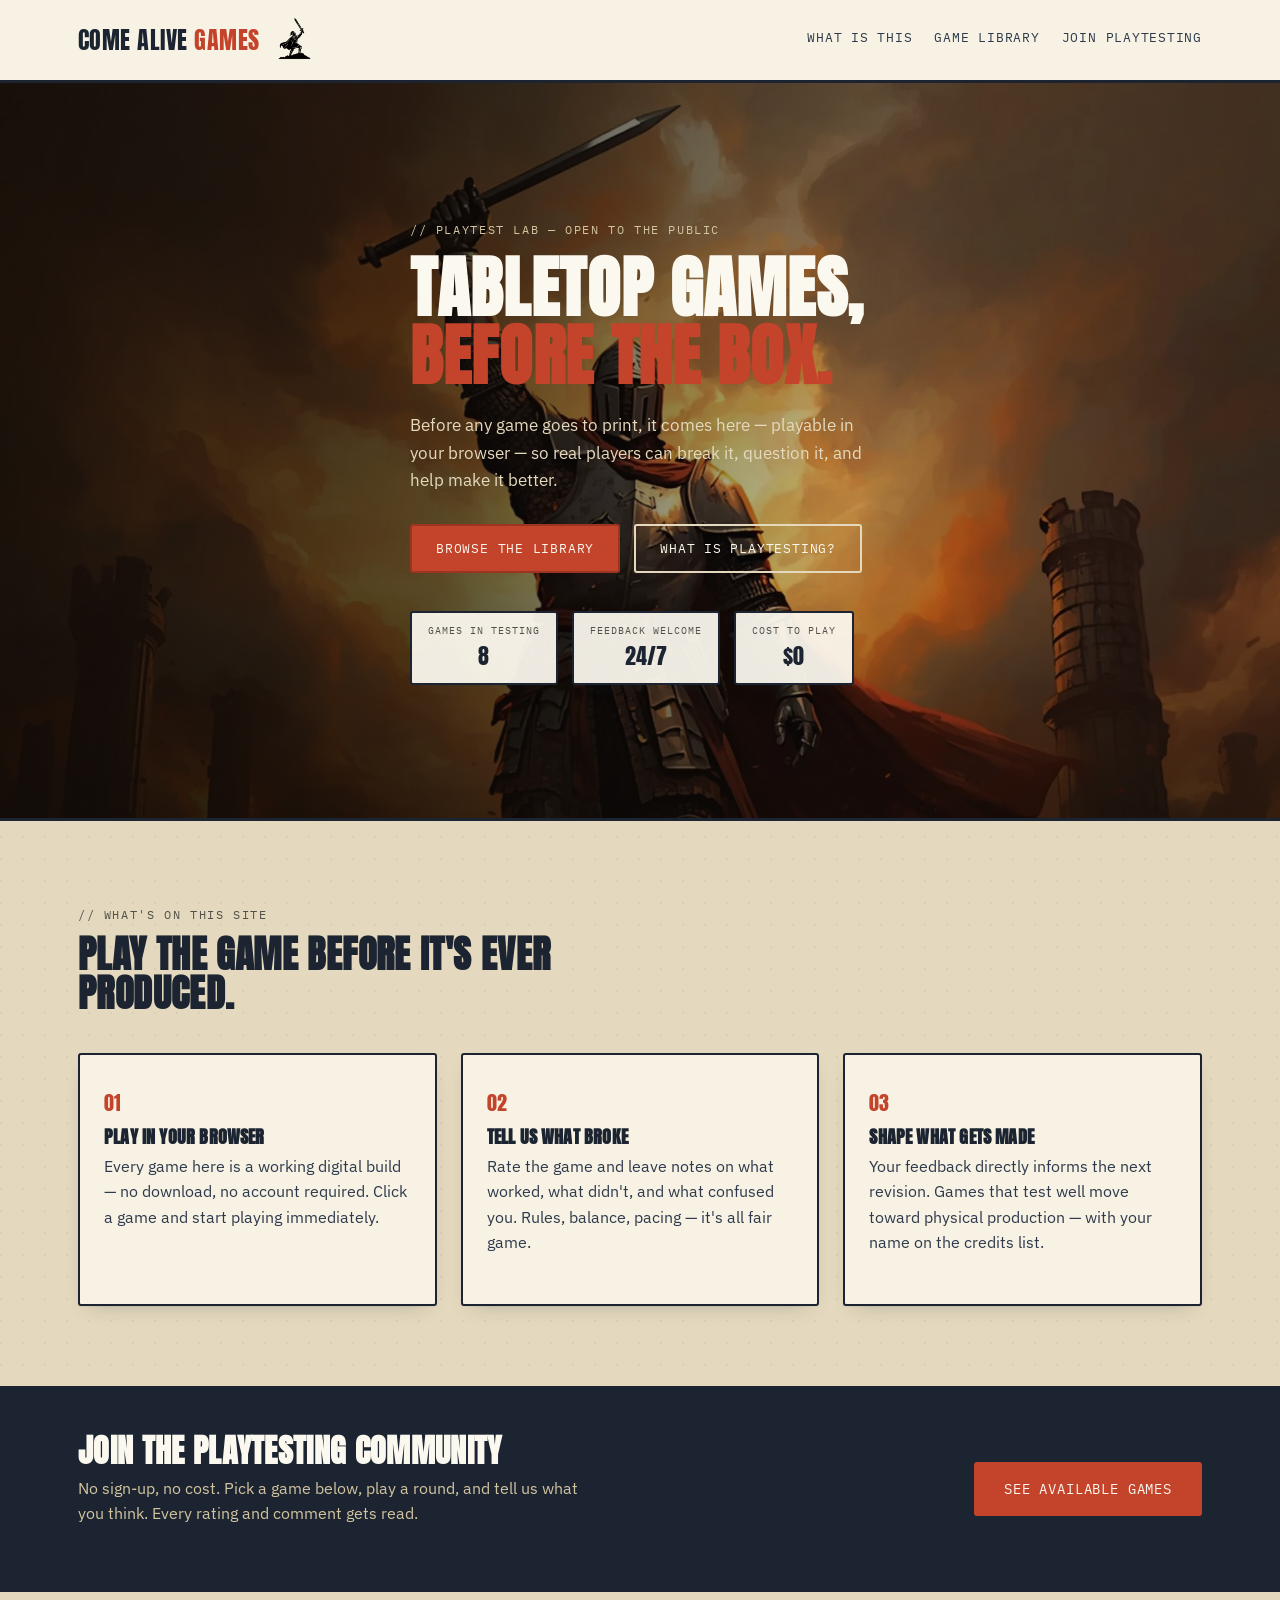
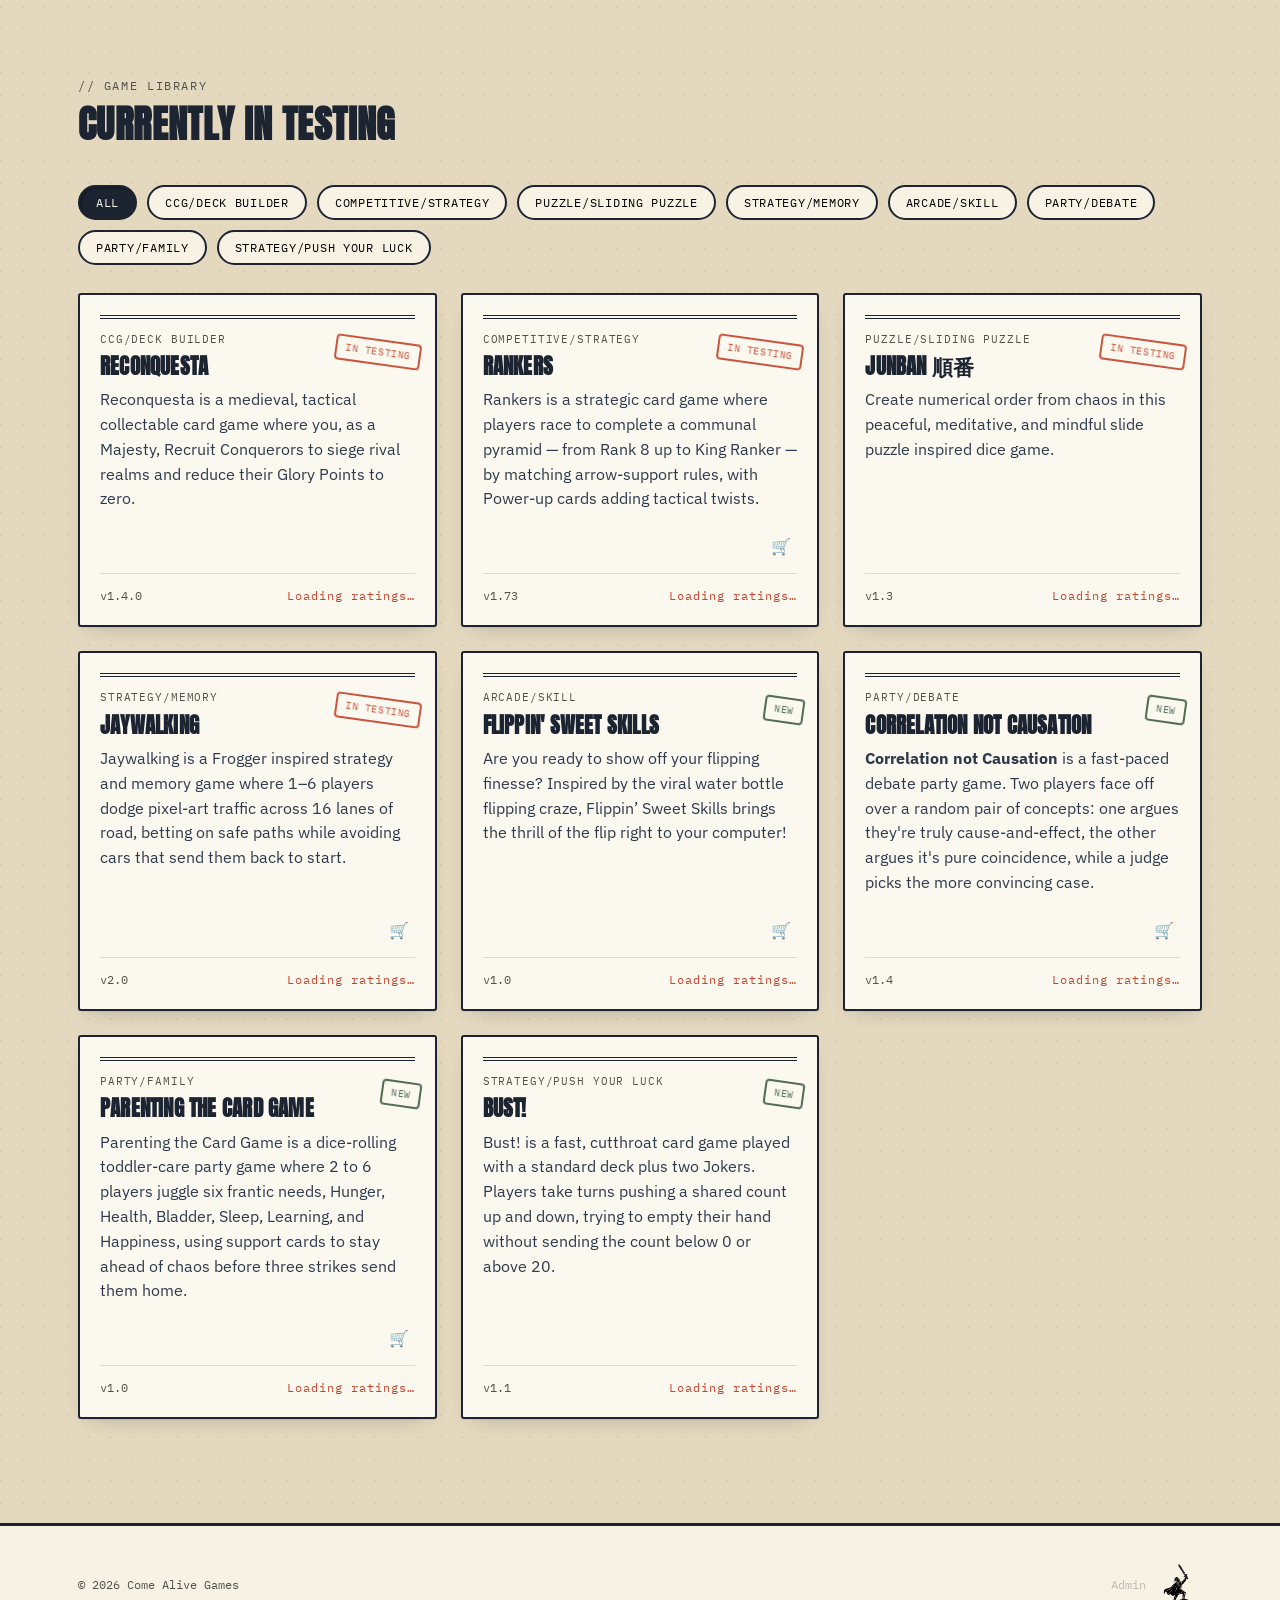
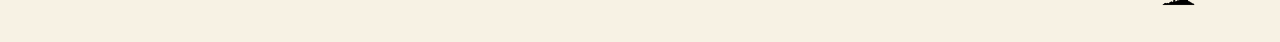
<file: index.html>
<!doctype html>
<html lang="en">
<head>
<meta charset="utf-8">
<!-- Google tag (gtag.js) -->
<script async src="https://www.googletagmanager.com/gtag/js?id=G-L9KY6QZP72"></script>
<script>
  window.dataLayer = window.dataLayer || [];
  function gtag(){dataLayer.push(arguments);}
  gtag('js', new Date());

  gtag('config', 'G-L9KY6QZP72');
</script>
<title>Come Alive Games — Playtest Library</title>
<meta name="description" content="Playtest unreleased tabletop games from Come Alive Games. Play in your browser, rate, and help shape what gets made.">
<meta name="viewport" content="width=device-width, initial-scale=1">
<link rel="icon" type="image/jpeg" href="assets/images/favicon.jpg">
<link rel="preconnect" href="https://fonts.googleapis.com">
<link href="https://fonts.googleapis.com/css2?family=Anton&family=IBM+Plex+Mono:wght@400;700&family=IBM+Plex+Sans:wght@400;500;600&display=swap" rel="stylesheet">
<link rel="stylesheet" href="assets/css/style.css">
</head>
<body>

<header class="site-header">
  <div class="wrap">
    <a class="brand" href="index.html">
      <span class="brand-mark">COME ALIVE <span class="accent">GAMES</span></span>
      <img src="assets/images/logo.png" alt="Come Alive Games logo" class="site-logo">
    </a>
    <nav class="site-nav">
      <a href="#offer">What is this</a>
      <a href="#library">Game library</a>
      <a href="#join">Join playtesting</a>
    </nav>
  </div>
</header>

<section class="hero">
  <picture class="hero-media">
    <source
      type="image/webp"
      srcset="assets/images/hero-knight-360.webp 360w, assets/images/hero-knight-768.webp 768w, assets/images/hero-knight-1920.webp 1920w"
      sizes="100vw">
    <img
      src="assets/images/hero-knight-1920.jpg"
      srcset="assets/images/hero-knight-360.jpg 360w, assets/images/hero-knight-768.jpg 768w, assets/images/hero-knight-1920.jpg 1920w"
      sizes="100vw"
      width="1920" height="1080"
      alt="Armored knight raising a sword before a burning castle skyline"
      fetchpriority="high"
      loading="eager">
  </picture>
  <div class="hero-scrim" aria-hidden="true"></div>
  <div class="wrap hero-content">
    <span class="eyebrow eyebrow-light">// Playtest Lab — Open to the public</span>
    <h1 class="hero-h1">Tabletop games,<span class="line2">before the box.</span></h1>
    <p class="lede hero-lede">Before any game goes to print, it comes here — playable in your browser — so real players can break it, question it, and help make it better.</p>
    <div class="hero-cta">
      <a href="#library" class="btn btn-primary">Browse the library</a>
      <a href="#offer" class="btn btn-ghost btn-ghost-light">What is playtesting?</a>
    </div>
    <div class="hero-stats" aria-hidden="true">
      <div class="stat-pill"><span class="k">Games in testing</span><span class="v" id="statGames">3</span></div>
      <div class="stat-pill"><span class="k">Feedback welcome</span><span class="v">24/7</span></div>
      <div class="stat-pill"><span class="k">Cost to play</span><span class="v">$0</span></div>
    </div>
  </div>
</section>

<section class="section" id="offer">
  <div class="wrap">
    <div class="section-head">
      <span class="eyebrow">// What's on this site</span>
      <h2>Play the game before it's ever produced.</h2>
    </div>
    <div class="offer-grid">
      <div class="offer-card">
        <div class="num">01</div>
        <h3>Play in your browser</h3>
        <p>Every game here is a working digital build — no download, no account required. Click a game and start playing immediately.</p>
      </div>
      <div class="offer-card">
        <div class="num">02</div>
        <h3>Tell us what broke</h3>
        <p>Rate the game and leave notes on what worked, what didn't, and what confused you. Rules, balance, pacing — it's all fair game.</p>
      </div>
      <div class="offer-card">
        <div class="num">03</div>
        <h3>Shape what gets made</h3>
        <p>Your feedback directly informs the next revision. Games that test well move toward physical production — with your name on the credits list.</p>
      </div>
    </div>
  </div>
</section>

<div class="cta-band" id="join">
  <div class="wrap">
    <div>
      <h2>Join the playtesting community</h2>
      <p>No sign-up, no cost. Pick a game below, play a round, and tell us what you think. Every rating and comment gets read.</p>
    </div>
    <a href="#library" class="btn btn-primary">See available games</a>
  </div>
</div>

<section class="section" id="library">
  <div class="wrap">
    <div class="section-head">
      <span class="eyebrow">// Game Library</span>
      <h2>Currently in testing</h2>
    </div>
    <div class="library-controls" id="categoryFilters" role="group" aria-label="Filter by category"></div>
    <div class="game-grid" id="gameGrid">
      <!-- Skeleton cards shown while games.json loads — replaced by JS — Principle: Loading states -->
      <div class="game-card-skeleton" aria-hidden="true"></div>
      <div class="game-card-skeleton" aria-hidden="true"></div>
      <div class="game-card-skeleton" aria-hidden="true"></div>
    </div>
  </div>
</section>

<footer class="site-footer">
  <div class="wrap">
    <span>© <span id="year"></span> Come Alive Games</span>
    <span class="footer-admin"><a href="admin.html">Admin</a><img src="assets/images/logo.png" alt="Come Alive Games logo" class="site-logo"></span>
  </div>
</footer>

<script src="assets/js/main.js"></script>
<script>document.getElementById("year").textContent = new Date().getFullYear();</script>
</body>
</html>
</file>
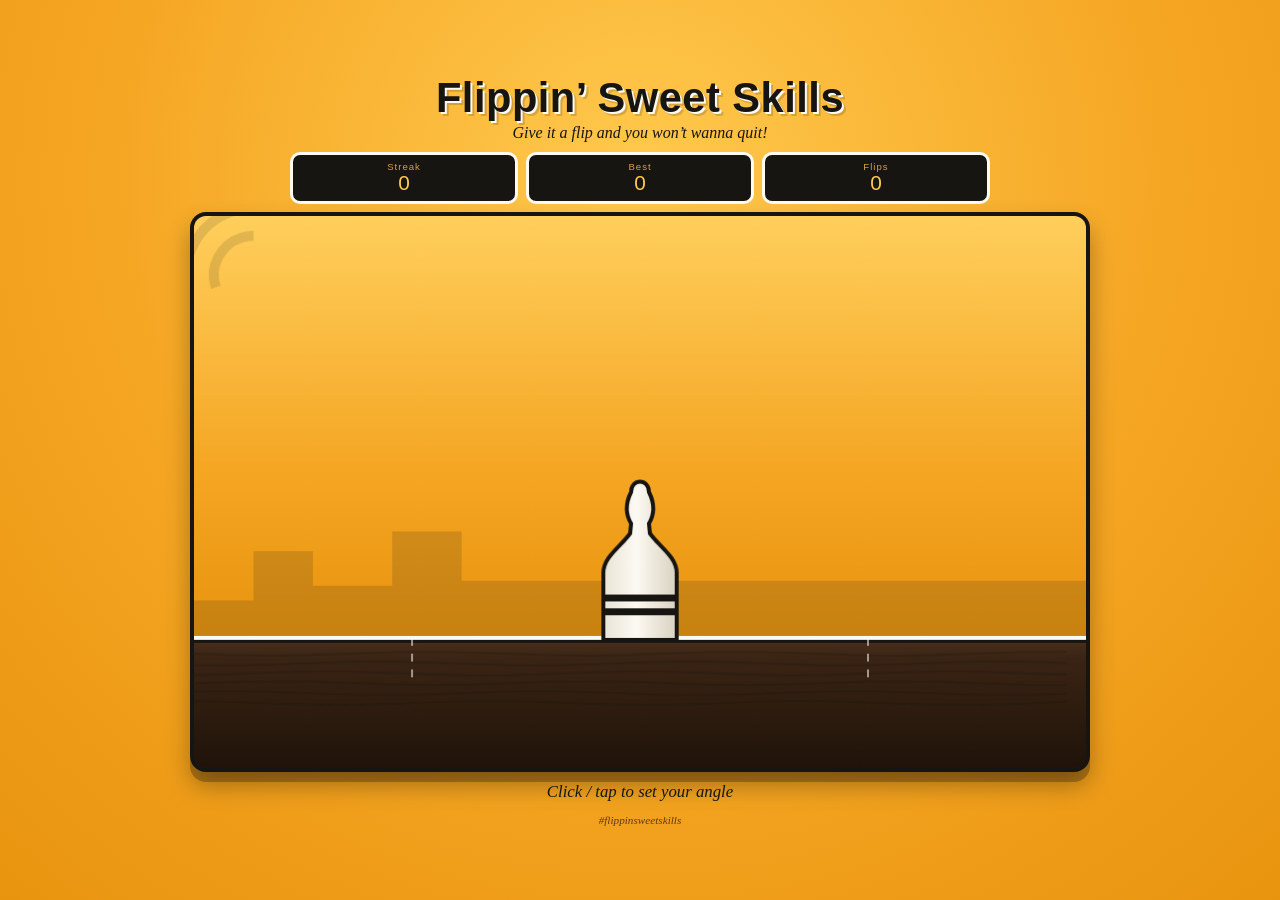
<file: games/flippin-sweet-skills/index.html>
<!DOCTYPE html>
<html lang="en">
<head>
<meta charset="UTF-8" />
<meta name="viewport" content="width=device-width, initial-scale=1.0, maximum-scale=1, user-scalable=no" />
<title>Flippin' Sweet Skills</title>
<link rel="stylesheet" href="css/style.css" />
</head>
<body>
  <div id="stage">
    <header id="titlebar">
      <h1>Flippin&rsquo; <span>Sweet</span> Skills</h1>
      <p class="tagline">Give it a flip and you won&rsquo;t wanna quit!</p>
    </header>

    <div id="hud">
      <div class="stat">
        <span class="label">Streak</span>
        <span class="value" id="streakValue">0</span>
      </div>
      <div class="stat">
        <span class="label">Best</span>
        <span class="value" id="bestValue">0</span>
      </div>
      <div class="stat">
        <span class="label">Flips</span>
        <span class="value" id="flipsValue">0</span>
      </div>
    </div>

    <canvas id="gameCanvas" width="900" height="560"></canvas>

    <div id="instructions">
      <span id="instructionText">Click / tap to set your angle</span>
    </div>

    <footer id="footer">
      <p>#flippinsweetskills</p>
    </footer>
  </div>

  <script type="module" src="js/main.js"></script>
</body>
</html>
</file>
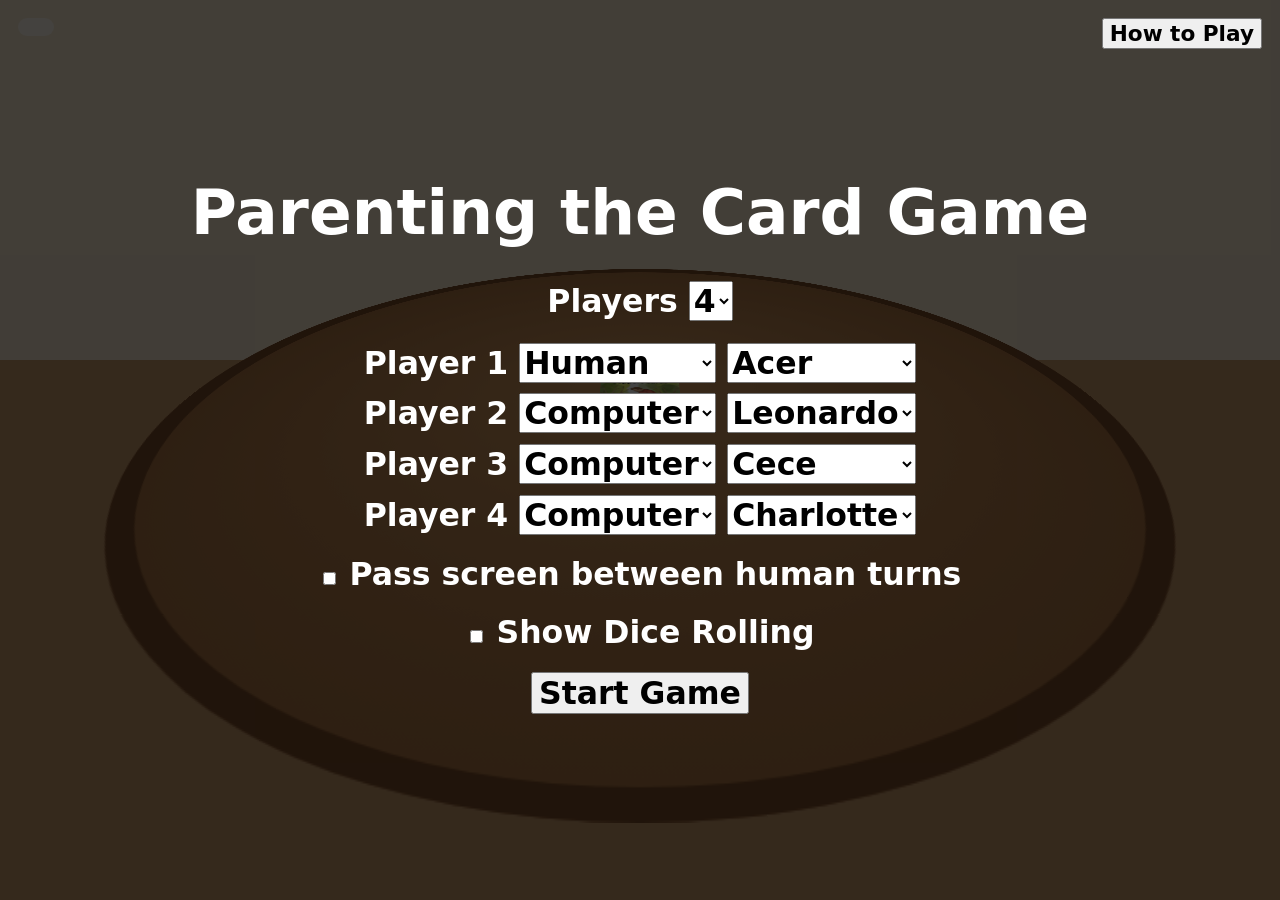
<file: games/parenting-the-card-game/index.html>
<!doctype html>
<meta charset="utf-8">
<title>Parenting the Card Game</title>
<style>
[hidden]{display:none!important}
body{margin:0;height:100vh;overflow:hidden;font:bold 2.4vmin system-ui;color:#3b2a1a;background:linear-gradient(#f6e7cf 40%,#c79a6b 40%)}
#room{position:fixed;inset:0;perspective:80vmin}
#table{--s:1;position:absolute;left:50%;top:50%;width:calc(100vmin*var(--s));height:calc(100vmin*var(--s));margin:calc(-50vmin*var(--s));border-radius:50%;background:radial-gradient(#d39b62,#9a6436);box-shadow:inset 0 0 0 2vmin #7a4b28;transform:translateY(-6vmin) rotateX(60deg)}
#table,#table div{transform-style:preserve-3d}
#ring,.seat,#piles{position:absolute;left:50%;top:50%}
#ring,.seat,.kid,.hand{transition:transform 1s}
.kid{position:absolute;width:17vmin;left:-8.5vmin;top:calc(-15vmin*var(--s) - 13vmin)}
.kid b{position:absolute;width:19%;height:12.7%;transform:translate(-50%,-50%);background:#faf6ee center/contain no-repeat;border:.4vmin solid #faf6ee;border-radius:1vmin}
.kid span{position:absolute;top:50%;width:3.4vmin;line-height:3.4vmin;margin:-1.7vmin 1.4vmin;text-align:center;background:#fff;border-radius:.6vmin}
#msg img{width:auto;height:4.5vmin;margin:0 .8vmin 0 .2vmin;vertical-align:middle}
.kid i{position:absolute;top:100%;left:0;width:100%;text-align:center}
.hand{position:absolute;bottom:-5vmin;left:-20vmin;width:40vmin;text-align:center;transform-origin:bottom}
.hand img{width:10vmin;margin:0 -3vmin}
.hand{transition:transform 1s,opacity .3s}
body:not(.spin) .cur .hand{opacity:0}
#mine{transition:opacity .3s,transform .3s}
.spin #mine,.ai #mine{opacity:0;transform:translateY(8vmin)}
img{width:100%;border-radius:1vmin;vertical-align:top}
#piles{display:flex;gap:2vmin;transform:translate(-50%,-50%)}
#piles img{width:calc(9vmin*var(--s))}
#msg{position:fixed;top:2vmin;left:0;right:0;padding:0 36vmin;text-align:center;font-size:3.2vmin}
#corner{position:fixed;top:2vmin;right:2vmin;display:flex;gap:1vmin}
#menu:not([hidden])~#corner #quit{display:none}
#rules>div{max-width:110vmin;max-height:85vh;overflow:auto;padding:1vmin 4vmin;border-radius:2vmin;background:#fffaf0;color:#3b2a1a;font:2.4vmin/1.5 system-ui;text-align:left}
#rules img{width:auto;height:1.5em;vertical-align:middle}
#board{position:fixed;top:2vmin;left:2vmin;padding:1vmin 2vmin;border-radius:1.5vmin;background:#fffaf0cc}
#board p{margin:.8vmin 0}
#board b{margin-left:.6vmin;font-size:3vmin;color:#ccc}
#board .hit{color:red}
#board .out,#board .out b{color:#aaa}
#dice{position:fixed;right:2vmin;bottom:1vmin;display:flex;gap:1vmin;font:12vmin/1 'Segoe UI Symbol',system-ui;color:#fffaf0;text-shadow:0 .4vmin .8vmin #0006}
#dice span{display:inline-block}
#mine{position:fixed;bottom:1vmin;width:100%;display:flex;justify-content:center;gap:1vmin}
#mine img{width:15vmin}
.ok{cursor:pointer;box-shadow:0 0 0 .6vmin gold}
.ov{position:fixed;inset:0;border:0;background:#000b;color:#fff;font:inherit;font-size:3.5vmin;display:grid;place-content:center;text-align:center}
select,button{font:inherit}
.ov h1{margin:0}
.ov p{margin:1.2vmin}
</style>

<div id="room"><div id="table"><div id="piles"><img src="card designs/Parenting Card Back Design V3 - PNG.png"><img id="discard" hidden></div><div id="ring"></div></div></div>
<div id="msg"></div>
<div id="mine"></div>
<div id="board"></div>
<div id="dice"></div>
<button id="pass" class="ov" onclick="roll()" hidden></button><div id="menu" class="ov">
  <h1>Parenting the Card Game</h1>
  <p id="win"></p>
  <p>Players <select id="count" onchange="rows()"><option>2<option>3<option selected>4<option>5<option>6</select></p>
  <div id="seats"></div>
  <p><label><input type="checkbox" id="passOn"> Pass screen between human turns</label></p>
  <p><label><input type="checkbox" id="diceOn"> Show Dice Rolling</label></p>
  <p><button onclick="start()">Start Game</button></p>
</div>
<div id="rules" class="ov" onclick="this.hidden = true" hidden><div>
  <h2>How to Play</h2>
  <p><b>Goal:</b> Keep your toddler's needs met. Three strikes and you're out. The last parent standing wins!</p>
  <h3>Care Levels</h3>
  <p>Every toddler has six care levels. Each starts at 4 and stays between 1 and 6. The number beside each symbol on a toddler card is that level, and it turns red at 2 or below.</p>
  <p>{0} Hunger &nbsp; {1} Health &nbsp; {2} Bladder &nbsp; {3} Sleep &nbsp; {4} Learning &nbsp; {5} Happiness</p>
  <h3>Your Turn</h3>
  <ol>
    <li><b>Roll:</b> Three dice roll for you. Each number lowers its care level by 1:<br>1 = {0} &nbsp; 2 = {1} &nbsp; 3 = {2} &nbsp; 4 = {3} &nbsp; 5 = {4} &nbsp; 6 = {5}</li>
    <li><b>Triples:</b> If all three dice match, that care level drops straight to 1.</li>
    <li><b>Crisis:</b> Any care level at 1 is in crisis (see below).</li>
    <li><b>Play a Card:</b> Click one of your glowing +2 cards to add 2 to that care level (up to 6).</li>
    <li><b>Draw:</b> Your hand refills to 5 cards, and the table turns to the next player.</li>
  </ol>
  <h3>Parenting Support Cards</h3>
  <ul>
    <li><b>+2 Cards</b> show +2 and a care symbol, like +2 {0}. Play one each turn.</li>
    <li><b>Rescue Cards</b> show a life preserver and a care symbol, like {6}{0}. They are only used during a crisis.</li>
  </ul>
  <h3>Toddler in Crisis</h3>
  <ul>
    <li>If you hold the matching Rescue Card {6} for every care level in crisis, they are played for you and each of those levels goes up 3.</li>
    <li>If not, you take a strike, each level in crisis goes up 2, and you keep your Rescue Cards for later.</li>
    <li>You can only get one strike per turn.</li>
  </ul>
  <p><i>Click anywhere to close.</i></p>
</div></div>
<div id="corner"><button id="quit" onclick="quit()">Quit Game</button><button onclick="rules.hidden = !rules.hidden">How to Play</button></div>

<script>
const STATS = ['Hunger', 'Health', 'Bladder', 'Sleep', 'Learning', 'Happiness'];
// Cards 0-5 are +2 cards, 6-11 are Rescue cards; card % 6 is the care level it helps.
const NAMES = ['Snack Time', 'Fruits and Veggies', 'Potty Training', 'Nap Time', 'Bedtime Story', 'Playtime',
  'Banana Split', "Doctor's Visit", 'Diaper Change', 'Peaceful Sleep', 'School Day', 'Park Day'];
const KIDS = '1 Acer,1B Maria,2 Leonardo,2B Teresa,3 Cece,3B Austin,4 Charlotte,4B Charley,5 Bentley,5B Sally,6 Anna,6B Adam'.split(',');
const BACK = 'Parenting Card Back Design V3';
const img = n => `card designs/${n} - PNG.png`;
const icon = i => `attribute designs/Parenting Symbol ${['Apple', 'Heart', 'Toilet', 'Bed', 'Books', 'Sun', 'Lifebouy'][i]} - PNG.png`;
const ic = i => `<img src="${icon(i)}">`;
rules.innerHTML = rules.innerHTML.replace(/\{(\d)\}/g, (_, i) => ic(i)); // {0}-{5} in the rules become care symbols
let P, deck, pile, cur, rot, phase;
// Delayed steps only run if the same game is still going (quitting or restarting cancels them).
const later = (f, ms) => { const game = P; setTimeout(() => game == P && f(), ms) };
function quit() { if (confirm('Quit this game? Your game progress will be lost.')) { P = null; clearInterval(tumble); pass.hidden = true; menu.hidden = false } }
// Dice faces 0-5; tilt 1 gives each die a random wobble while tumbling, tilt 0 lays them flat.
let tumble;
const showDice = (d, tilt) => dice.innerHTML = d.map(i => `<span style="rotate:${tilt * (Math.random() * 50 - 25)}deg">${'⚀⚁⚂⚃⚄⚅'[i]}</span>`).join('');

seats.innerHTML = KIDS.slice(0, 6).map((_, i) => `<p>Player ${i + 1}
  <select><option>Human<option ${i ? 'selected' : ''}>Computer</select>
  <select>${KIDS.map((k, j) => `<option value=${j} ${j == i * 2 ? 'selected' : ''}>${k.split(' ')[1]}`).join('')}</select>`).join('');
function rows() { [...seats.children].forEach((r, i) => r.hidden = i >= count.value) }
rows();

function shuffle(a) { for (let i = a.length; i > 1;) { const j = Math.random() * i-- | 0; [a[i], a[j]] = [a[j], a[i]] } return a }
function draw(p) { while (p.hand.length < 5) { if (!deck.length) deck = shuffle(pile.splice(0)); p.hand.push(deck.pop()) } }
function play(p, c) { p.hand.splice(p.hand.indexOf(c), 1); pile.push(c); p.lv[c % 6] = Math.min(6, p.lv[c % 6] + (c > 5 ? 3 : 2)) }

function start() {
  deck = shuffle([...Array(48)].map((_, i) => i < 30 ? i % 6 : 6 + i % 6)); // 5 of each +2, 3 of each Rescue
  pile = []; rot = 0; phase = 0;
  P = [...seats.children].filter(r => !r.hidden).map(r => {
    const [type, kid] = r.querySelectorAll('select');
    return { ai: type.value == 'Computer', kid: KIDS[kid.value], name: KIDS[kid.value].split(' ')[1], lv: [4, 4, 4, 4, 4, 4], hand: [], strikes: 0 };
  });
  P.forEach(draw);
  cur = Math.random() * P.length | 0; // random first player
  table.style.setProperty('--s', .7 + Math.min(P.length, 5) / 12); // bigger table for more players: 2 = 0.87x ... 5 and 6 = 1.12x
  ring.innerHTML = P.map(() => '<div class="seat"><div class="kid"></div><div class="hand"></div></div>').join('');
  win.textContent = msg.textContent = '';
  menu.hidden = true;
  dice.hidden = !diceOn.checked;
  dice.innerHTML = '';
  turn();
}

function turn() {
  const alive = P.filter(p => !p.out);
  // Spin the table counterclockwise until the current player's seat is at the bottom.
  rot -= ((rot + alive.indexOf(P[cur]) * 360 / alive.length) % 360 + 360) % 360;
  if (!P[cur].ai && passOn.checked && P.filter(q => !q.ai && !q.out).length > 1) { pass.textContent = `Pass to ${P[cur].name}'s parent, then click here`; pass.hidden = false }
  else later(roll, 1450); // spin ends at 1s, then a pause so the dice changes are easy to see
  // Dice tumble while the table spins, until roll() lands them on the real numbers.
  clearInterval(tumble);
  if (!dice.hidden) tumble = setInterval(() => showDice([0, 0, 0].map(() => Math.random() * 6 | 0), 1), 90);
  // While the table spins, every seat keeps its hand; the turn player picks up their cards once it stops.
  document.body.classList.add('spin');
  later(() => { document.body.classList.remove('spin'); render() }, 1000);
  render();
}

function roll() {
  pass.hidden = true;
  const p = P[cur], d = [0, 0, 0].map(() => Math.random() * 6 | 0);
  d.forEach(i => p.lv[i] = Math.max(1, p.lv[i] - 1));
  if (d[0] == d[1] && d[1] == d[2]) p.lv[d[0]] = 1;
  clearInterval(tumble);
  showDice(d, 0);
  let t = `${p.name} rolled ${d.map(i => i + 1 + ic(i)).join(' ')}. `;
  const crisis = [0, 1, 2, 3, 4, 5].filter(i => p.lv[i] == 1);
  if (crisis.length) {
    t += `Crisis: ${crisis.map(i => ic(i) + STATS[i]).join(', ')}! `;
    // Rescue only if every crisis can be rescued; otherwise take the one strike and save the Rescue cards.
    if (crisis.every(i => p.hand.includes(i + 6))) { crisis.forEach(i => play(p, i + 6)); t += `Rescued with ${crisis.map(i => ic(6) + ic(i)).join(' ')}! ` }
    else { crisis.forEach(i => p.lv[i] += 2); t += `Strike ${++p.strikes}! ` }
  }
  if (p.strikes > 2) { p.out = 1; pile.push(...p.hand.splice(0)); msg.innerHTML = t + `${p.name} is out.`; render(); return later(pick, 2500) }
  const ok = p.hand.filter(c => c < 6);
  phase = !p.ai && ok.length;
  msg.innerHTML = t + (phase ? 'Play a +2 card.' : '');
  render();
  if (!phase) later(() => pick(ok.sort((a, b) => p.lv[a] - p.lv[b])[0]), 2000);
}

function pick(c) {
  if (c != null) { play(P[cur], c); msg.innerHTML = `${P[cur].name} played ${NAMES[c]} (+2 ${ic(c)}).` }
  phase = 0;
  if (!P[cur].out) draw(P[cur]);
  const alive = P.filter(p => !p.out);
  if (alive.length < 2) { win.textContent = `${alive[0].name}'s parent wins!`; render(); return menu.hidden = false }
  render();
  // After a +2 card, pause so the raised number is easy to spot before the table spins.
  later(() => { do cur = (cur + 1) % P.length; while (P[cur].out); turn() }, c == null ? 0 : 800);
}

function render() {
  const alive = P.filter(p => !p.out), p = P[cur];
  ring.style.transform = `rotate(${rot}deg)`;
  P.forEach((q, i) => {
    const seat = ring.children[i], [kid, hand] = seat.children, a = alive.indexOf(q) * 360 / alive.length;
    const upright = `rotate(${-a - rot}deg)`; // cancels the table spin so cards stay upright on screen
    seat.hidden = q.out;
    seat.className = q == p ? 'seat cur' : 'seat';
    seat.style.transform = `rotate(${a}deg) translateY(calc(40vmin*var(--s)))`;
    kid.style.transform = upright;
    kid.innerHTML = `<img src="${img('Parenting Character Card ' + q.kid.replace(' ', ' - '))}">` +
      // Crisp icon over each printed box, with its number just outside the card edge (left column left, right column right).
      q.lv.map((v, j) => `<b style="left:${j % 2 ? 81.5 : 18.7}%;top:${[33.6, 58.3, 83][j >> 1]}%;background-image:url('${icon(j)}')">` +
        `<span style="${j % 2 ? 'left' : 'right'}:100%;color:${v < 3 ? 'red' : ''}">${v}</span></b>`).join('') +
      `<i>${q.name}</i>`;
    hand.style.transform = upright + ' rotateX(-50deg)';
    hand.innerHTML = q.hand.map(() => `<img src="${img(BACK)}">`).join('');
  });
  // Strike tracker: three grey X's per player turn red as strikes land; eliminated players are greyed out.
  board.innerHTML = P.map(q => `<p class="${q.out ? 'out' : ''}">${q.name}${[0, 1, 2].map(k => `<b class="${k < q.strikes ? 'hit' : ''}">✖</b>`).join('')}</p>`).join('');
  document.body.classList.toggle('ai', p.ai); // computer turns show no hand at the bottom
  mine.innerHTML = p.hand.map(c => `<img src="${img(p.ai || !pass.hidden || document.body.classList.contains('spin') ? BACK : NAMES[c])}" ${phase && c < 6 ? `class="ok" onclick="pick(${c})"` : ''}>`).join('');
  discard.hidden = !pile.length;
  if (pile.length) discard.src = img(NAMES[pile.at(-1)]);
}
</script>
</file>
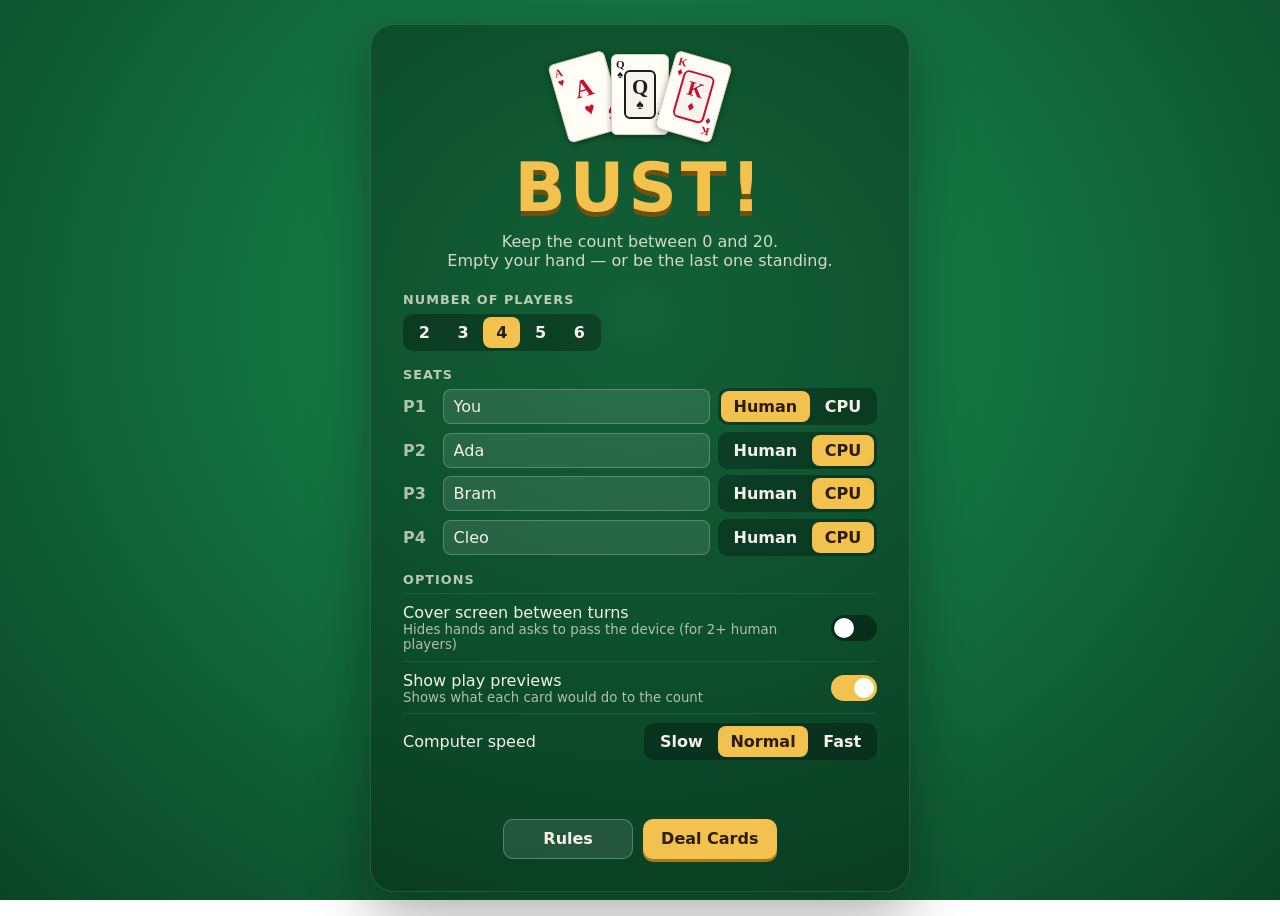
<file: games/bust.html>
<!DOCTYPE html>
<html lang="en">
<head>
<meta charset="UTF-8">
<meta name="viewport" content="width=device-width, initial-scale=1">
<title>Bust! — Card Game</title>
<style>
  :root{
    --felt:#136f3f; --felt-dark:#0a4527; --gold:#f2c14e; --gold-dark:#a67c17;
    --ink:#1c1c1c; --red:#c8102e; --panel:rgba(0,0,0,.26); --text:#f5f1e6;
    --bad:#ff5a6e; --good:#58d68d;
  }
  *{box-sizing:border-box}
  [hidden]{display:none!important}
  html,body{margin:0;min-height:100%}
  body{
    font-family:system-ui,-apple-system,"Segoe UI",Roboto,sans-serif;color:var(--text);
    background:radial-gradient(ellipse at 50% 35%,#1b8c52 0%,var(--felt) 45%,var(--felt-dark) 100%) fixed;
    overflow-x:hidden;
  }
  button{font:inherit;cursor:pointer}
  .btn{background:var(--gold);color:#2a1d00;border:none;border-radius:10px;padding:.6em 1.15em;font-weight:700;box-shadow:0 3px 0 var(--gold-dark);transition:filter .15s}
  .btn:hover{filter:brightness(1.08)}
  .btn:active{transform:translateY(2px);box-shadow:0 1px 0 var(--gold-dark)}
  .btn.ghost{background:rgba(255,255,255,.1);color:var(--text);box-shadow:none;border:1px solid rgba(255,255,255,.25)}
  .btn.small{padding:.35em .8em;font-size:.9rem}
  .btn:disabled{opacity:.4;cursor:not-allowed;transform:none;filter:none}

  /* ---------- Cards ---------- */
  .card{--cw:80px;width:var(--cw);height:calc(var(--cw)*1.4);background:#fffdf6;border-radius:calc(var(--cw)*.1);position:relative;color:var(--ink);
    box-shadow:0 2px 6px rgba(0,0,0,.35);border:1px solid #d9d2bd;user-select:none;flex:none;font-family:Georgia,"Times New Roman",serif}
  .card.red{color:var(--red)}
  .card .corner{position:absolute;line-height:.95;font-weight:700;font-size:calc(var(--cw)*.19);text-align:center}
  .card .tl{top:5%;left:7%}
  .card .br{bottom:5%;right:7%;transform:rotate(180deg)}
  .card .mid{position:absolute;inset:0;display:flex;flex-direction:column;align-items:center;justify-content:center;line-height:1}
  .card .mid b{font-size:calc(var(--cw)*.44)}
  .card .mid span{font-size:calc(var(--cw)*.3)}
  .card .frame{width:58%;height:62%;border:2px solid currentColor;border-radius:6px;display:flex;flex-direction:column;align-items:center;justify-content:center;background:rgba(0,0,0,.035)}
  .card .frame b{font-size:calc(var(--cw)*.36)}
  .card .frame span{font-size:calc(var(--cw)*.24)}
  .card.back{background:repeating-linear-gradient(45deg,#8b1e2d 0 6px,#a8283a 6px 12px);border:4px solid #fffdf6}
  .card.joker{color:#6b2fa0}
  .card .frame .jk{font-size:calc(var(--cw)*.12);font-weight:700;letter-spacing:.04em;margin-bottom:2px}

  /* ---------- Menu ---------- */
  #menu{min-height:100vh;display:grid;place-items:center;padding:1.5rem}
  .menu-card{background:rgba(0,0,0,.3);border:1px solid rgba(255,255,255,.12);border-radius:24px;padding:1.8rem 2rem 2rem;width:100%;max-width:540px;box-shadow:0 20px 60px rgba(0,0,0,.35)}
  .fan{display:flex;justify-content:center;height:92px;margin-bottom:.2rem}
  .fan .card{--cw:58px;margin:0 -10px;transform-origin:50% 120%}
  .fan .card:nth-child(1){transform:rotate(-16deg)}
  .fan .card:nth-child(3){transform:rotate(16deg)}
  .logo{font-size:clamp(3rem,10vw,4.2rem);margin:0;text-align:center;letter-spacing:.06em;color:var(--gold);text-shadow:0 5px 0 #6e510c;font-weight:900}
  .tag{text-align:center;margin:.3rem 0 1.4rem;opacity:.85}
  .field{margin:1rem 0}
  .field>label,.field-label{display:block;font-size:.8rem;text-transform:uppercase;letter-spacing:.08em;opacity:.75;margin-bottom:.4rem;font-weight:700}
  .seg{display:inline-flex;background:rgba(0,0,0,.3);border-radius:10px;padding:3px;gap:2px}
  .seg button{background:none;border:none;color:var(--text);padding:.38rem .8rem;border-radius:8px;font-weight:600}
  .seg button.on{background:var(--gold);color:#2a1d00}
  .seat-row{display:flex;gap:.5rem;align-items:center;margin:.4rem 0}
  .seat-num{width:2rem;font-weight:800;opacity:.7}
  .seat-row input{flex:1;min-width:0;background:rgba(255,255,255,.1);border:1px solid rgba(255,255,255,.22);color:var(--text);border-radius:8px;padding:.45rem .6rem;font:inherit}
  .seat-row input:focus{outline:2px solid var(--gold);outline-offset:1px}
  .opt{display:flex;align-items:center;justify-content:space-between;gap:1rem;padding:.55rem 0;border-top:1px solid rgba(255,255,255,.08)}
  .opt small{display:block;opacity:.7}
  .switch{position:relative;width:46px;height:26px;flex:none}
  .switch input{opacity:0;width:0;height:0}
  .switch span{position:absolute;inset:0;background:rgba(0,0,0,.4);border-radius:99px;transition:.2s;cursor:pointer}
  .switch span::after{content:"";position:absolute;width:20px;height:20px;left:3px;top:3px;background:#fff;border-radius:50%;transition:.2s}
  .switch input:checked+span{background:var(--gold)}
  .switch input:checked+span::after{transform:translateX(20px)}
  .switch input:focus-visible+span{outline:2px solid #fff}
  .err{color:#ffd0d6;min-height:1.3em;margin:.8rem 0 0;font-weight:600;text-align:center}
  .menu-actions{display:flex;gap:.6rem;justify-content:center;margin-top:.8rem}
  .menu-actions .btn{min-width:130px}

  /* ---------- Game ---------- */
  #game{min-height:100vh;display:flex;flex-direction:column}
  .topbar{display:flex;align-items:center;justify-content:space-between;gap:1rem;padding:.55rem 1rem;background:rgba(0,0,0,.28);border-bottom:1px solid rgba(255,255,255,.08);flex-wrap:wrap}
  .brand{font-weight:900;letter-spacing:.08em;color:var(--gold);font-size:1.2rem}
  #turnInfo{font-size:1.05rem}
  .top-actions{display:flex;gap:.4rem}
  .main{flex:1;display:flex;gap:1rem;padding:1rem;align-items:flex-start}
  .board{flex:1;display:flex;flex-direction:column;gap:.9rem;min-width:0}
  .log{width:290px;background:var(--panel);border-radius:14px;padding:.8rem 1rem;overflow:auto;max-height:calc(100vh - 90px);position:sticky;top:1rem;flex:none}
  .log h3{margin:0 0 .5rem;font-size:.85rem;text-transform:uppercase;letter-spacing:.08em;opacity:.8}
  .log ol{list-style:none;margin:0;padding:0;font-size:.85rem}
  .log li{padding:.3rem 0;border-bottom:1px solid rgba(255,255,255,.07);line-height:1.35}
  .log li.out{color:#ffb3bd}.log li.skip{color:#ffe29a}.log li.sys{opacity:.7;font-style:italic}.log li.win{color:var(--gold);font-weight:700}
  @media (max-width:980px){.main{flex-direction:column;align-items:stretch}.log{width:auto;max-height:220px;position:static}}

  .seats{display:flex;flex-wrap:wrap;justify-content:center;align-items:center;gap:.35rem}
  .seat{background:var(--panel);border:2px solid transparent;border-radius:12px;padding:.45rem .7rem;min-width:118px;transition:transform .2s,box-shadow .2s,border-color .2s}
  .seat.current{border-color:var(--gold);box-shadow:0 0 0 4px rgba(242,193,78,.2),0 0 22px rgba(242,193,78,.35);transform:translateY(-2px)}
  .seat.out{opacity:.45}
  .seat.out .seat-name{text-decoration:line-through}
  .seat.winner{border-color:var(--gold);background:rgba(242,193,78,.2)}
  .seat-name{font-weight:700;white-space:nowrap}
  .seat-tag{font-size:.65rem;font-weight:800;background:rgba(255,255,255,.15);border-radius:4px;padding:1px 4px;margin-left:4px;vertical-align:2px}
  .seat-minis{display:flex;height:20px;margin:.3rem 0 .15rem;padding-left:2px}
  .seat-minis i{width:14px;height:20px;border-radius:2px;background:repeating-linear-gradient(45deg,#8b1e2d 0 3px,#a8283a 3px 6px);border:1px solid #fff;margin-right:-7px;box-shadow:0 1px 2px rgba(0,0,0,.4)}
  .seat-count{font-size:.8rem;opacity:.85}
  .seat-count .last{color:var(--gold);font-weight:800}
  .seat-arrow{font-size:1.4rem;opacity:.55;font-weight:900}

  .table{display:flex;justify-content:center;align-items:center;gap:clamp(1rem,4vw,3.2rem);flex-wrap:wrap;padding:1rem;background:rgba(0,0,0,.14);border-radius:24px;border:1px solid rgba(255,255,255,.07)}
  .pile-wrap{display:flex;flex-direction:column;align-items:center;gap:.4rem}
  .pile{--pw:clamp(74px,9vw,104px);width:calc(var(--pw) + 24px);height:calc(var(--pw)*1.4 + 24px);position:relative;border-radius:12px}
  .pile>.slot{position:absolute;left:12px;top:12px;width:var(--pw);height:calc(var(--pw)*1.4);border:2px dashed rgba(255,255,255,.25);border-radius:10px}
  .pile>.card{--cw:var(--pw);position:absolute;left:12px;top:12px}
  .pile.clickable{cursor:pointer}
  .pile.clickable>.card:last-child{box-shadow:0 0 0 3px var(--gold),0 6px 16px rgba(0,0,0,.4)}
  .pile.clickable:hover>.card:last-child{transform:translate(-4px,-8px)}
  .pile-label{font-size:.8rem;opacity:.8;text-align:center}
  .enter{animation:enter .35s ease-out}
  @keyframes enter{from{opacity:0;transform:translateY(-36px) scale(1.12) rotate(var(--r,0deg))}to{opacity:1;transform:rotate(var(--r,0deg))}}

  .counter{text-align:center;min-width:230px}
  .counter-label{font-size:.75rem;text-transform:uppercase;letter-spacing:.12em;opacity:.75;font-weight:700}
  .total{font-size:clamp(3.6rem,9vw,6rem);font-weight:900;line-height:1;text-shadow:0 4px 0 rgba(0,0,0,.3);font-variant-numeric:tabular-nums}
  .total.danger{color:#ffd166}
  .total.bust{color:var(--bad)}
  .pulse{animation:pulse .4s ease-out}
  .shake{animation:shake .5s}
  @keyframes pulse{0%{transform:scale(1.25)}100%{transform:scale(1)}}
  @keyframes shake{0%,100%{transform:translateX(0)}20%{transform:translateX(-8px)}40%{transform:translateX(8px)}60%{transform:translateX(-6px)}80%{transform:translateX(6px)}}
  .gauge{position:relative;height:14px;border-radius:99px;margin:.7rem 6px .25rem;
    background:linear-gradient(90deg,#e04b5a 0,#e0b04b 14%,#4bd08a 32%,#4bd08a 68%,#e0b04b 86%,#e04b5a 100%)}
  .gauge-marker{position:absolute;top:-6px;width:8px;height:26px;background:#fff;border-radius:4px;transform:translateX(-50%);box-shadow:0 0 0 2px rgba(0,0,0,.45);transition:left .4s}
  .gauge-scale{display:flex;justify-content:space-between;font-size:.72rem;opacity:.7;margin:0 2px}
  .req{margin:.2rem auto .5rem;display:inline-block;padding:.3rem .8rem;border-radius:99px;font-weight:800;font-size:.9rem;background:#fffdf6;box-shadow:0 2px 8px rgba(0,0,0,.3)}
  .req.red{color:var(--red)} .req.black{color:var(--ink)}
  .dir{margin-top:.5rem;font-size:.85rem;opacity:.85}

  .status{text-align:center;min-height:1.5em;font-size:1rem;padding:0 .5rem}
  .hand-area{background:rgba(0,0,0,.22);border-radius:18px;padding:.8rem 1rem 1rem}
  .hand-head{display:flex;justify-content:space-between;align-items:center;gap:.8rem;flex-wrap:wrap;margin-bottom:.6rem}
  #handTitle{font-weight:700}
  #handTitle span{opacity:.7;font-weight:500}
  #handTitle em{font-style:normal;background:var(--gold);color:#2a1d00;border-radius:6px;padding:1px 7px;margin-left:8px;font-size:.8rem;font-weight:800}
  .hand{display:flex;flex-wrap:wrap;justify-content:center;gap:.45rem;min-height:140px;align-items:flex-start}
  .hand-card{background:none;border:none;padding:0 0 22px;position:relative;transition:transform .15s;color:inherit}
  .hand-card .card{--cw:clamp(58px,7vw,84px)}
  .hand-card.playable:hover,.hand-card.playable:focus-visible{transform:translateY(-10px);outline:none}
  .hand-card.playable .card{box-shadow:0 0 0 3px var(--gold),0 6px 14px rgba(0,0,0,.4)}
  .hand-card.illegal{opacity:.38;cursor:not-allowed}
  .hand-card.idle{cursor:default}
  .preview{position:absolute;bottom:0;left:50%;transform:translateX(-50%);font-size:.72rem;font-weight:800;white-space:nowrap;background:rgba(0,0,0,.5);padding:1px 7px;border-radius:99px}
  .preview.warn{color:#ffd166}
  .preview.bad{color:#fff;background:var(--red)}
  .hand-empty{opacity:.8;padding:2.5rem 1rem;text-align:center}

  /* ---------- Overlays ---------- */
  .overlay{position:fixed;inset:0;background:rgba(4,22,12,.78);display:grid;place-items:center;z-index:50;padding:1rem;backdrop-filter:blur(3px)}
  .modal{background:#fbf8ef;color:#1f2a24;border-radius:18px;padding:1.4rem 1.6rem;max-width:600px;width:100%;max-height:90vh;overflow:auto;box-shadow:0 20px 60px rgba(0,0,0,.5)}
  .modal h2{margin:.1rem 0 .8rem}
  .modal h3{margin:1.1rem 0 .4rem;font-size:1rem}
  .modal p,.modal li{line-height:1.5}
  .modal ul{padding-left:1.2rem;margin:.3rem 0}
  .modal table{border-collapse:collapse;width:100%;font-size:.92rem}
  .modal td{padding:.35rem .4rem;border-bottom:1px solid #e4dcc6;vertical-align:top}
  .modal td:first-child{font-weight:700;white-space:nowrap}
  .modal .btn.ghost{color:#1f2a24;border-color:#c9bfa5;background:#f1ecdf}
  .modal-actions{display:flex;gap:.6rem;justify-content:flex-end;margin-top:1.2rem;flex-wrap:wrap}
  .r{color:var(--red)}
  #cover{background:radial-gradient(ellipse at center,#16804a,var(--felt-dark));backdrop-filter:none}
  .cover-box{text-align:center}
  .cover-box h2{font-size:clamp(2rem,6vw,3rem);margin:.4rem 0 1.4rem}
  .cover-box p{opacity:.8;margin:0}
  .winner-big{text-align:center}
  .winner-big .trophy{font-size:3.5rem}
  .winner-big h2{margin:.2rem 0}
  .standings{margin-top:1rem}
  .standings li{display:flex;justify-content:space-between;border-bottom:1px solid #e4dcc6;padding:.35rem 0;list-style:none}
  .standings{padding:0}

  #toasts{position:fixed;top:64px;left:50%;transform:translateX(-50%);display:flex;flex-direction:column;gap:.4rem;z-index:40;pointer-events:none;align-items:center;width:max-content;max-width:92vw}
  .toast{background:rgba(12,12,12,.9);padding:.5rem 1.1rem;border-radius:12px;text-align:center;animation:toastIn .25s ease-out;border-left:4px solid var(--gold);transition:opacity .35s}
  .toast.bad{border-color:var(--bad)}
  .toast b{display:block;font-size:1.1rem}
  .toast small{opacity:.8}
  .toast.bad b{color:var(--bad)}
  .toast.leave{opacity:0}
  @keyframes toastIn{from{opacity:0;transform:translateY(-12px)}to{opacity:1;transform:none}}
</style>
</head>
<body>

<!-- ================= MENU ================= -->
<section id="menu">
  <div class="menu-card">
    <div class="fan" id="menuFan"></div>
    <h1 class="logo">BUST!</h1>
    <p class="tag">Keep the count between 0 and 20.<br>Empty your hand — or be the last one standing.</p>

    <div class="field">
      <label>Number of players</label>
      <div class="seg" id="countBtns"></div>
    </div>

    <div class="field">
      <span class="field-label">Seats</span>
      <div id="seatRows"></div>
    </div>

    <div class="field">
      <span class="field-label">Options</span>
      <div class="opt">
        <div>Cover screen between turns<small>Hides hands and asks to pass the device (for 2+ human players)</small></div>
        <label class="switch"><input type="checkbox" id="optCover"><span></span></label>
      </div>
      <div class="opt">
        <div>Show play previews<small>Shows what each card would do to the count</small></div>
        <label class="switch"><input type="checkbox" id="optPreview"><span></span></label>
      </div>
      <div class="opt">
        <div>Computer speed</div>
        <div class="seg" id="speedBtns"></div>
      </div>
    </div>

    <p class="err" id="menuErr"></p>
    <div class="menu-actions">
      <button class="btn ghost" id="menuRules">Rules</button>
      <button class="btn" id="startBtn">Deal Cards</button>
    </div>
  </div>
</section>

<!-- ================= GAME ================= -->
<section id="game" hidden>
  <header class="topbar">
    <div class="brand">BUST!</div>
    <div id="turnInfo"></div>
    <div class="top-actions">
      <button class="btn ghost small" id="logToggle">Log</button>
      <button class="btn ghost small" id="gameRules">Rules</button>
      <button class="btn ghost small" id="quitBtn">Menu</button>
    </div>
  </header>
  <div class="main">
    <div class="board">
      <div class="seats" id="seats"></div>

      <div class="table">
        <div class="pile-wrap">
          <div class="pile" id="drawPile" title="Draw pile"></div>
          <div class="pile-label">Draw pile · <span id="deckCount">0</span></div>
        </div>

        <div class="counter">
          <div id="reqBanner"></div>
          <div class="counter-label">Count</div>
          <div class="total" id="total">0</div>
          <div class="gauge"><div class="gauge-marker" id="gaugeMarker"></div></div>
          <div class="gauge-scale"><span>0</span><span>10</span><span>20</span></div>
          <div class="dir" id="dirInfo"></div>
        </div>

        <div class="pile-wrap">
          <div class="pile" id="playPile"></div>
          <div class="pile-label">Play pile · <span id="pileCount">0</span></div>
        </div>
      </div>

      <div class="status" id="status"></div>

      <div class="hand-area">
        <div class="hand-head">
          <div id="handTitle"></div>
          <button class="btn" id="blindBtn">Play top card of draw pile</button>
        </div>
        <div class="hand" id="hand"></div>
      </div>
    </div>

    <aside class="log" id="logPanel">
      <h3>Game log</h3>
      <ol id="logList"></ol>
    </aside>
  </div>
</section>

<div id="toasts"></div>

<!-- Cover screen -->
<div class="overlay" id="cover" hidden>
  <div class="cover-box">
    <p>Pass the device to</p>
    <h2 id="coverName"></h2>
    <button class="btn" id="coverBtn">I'm ready — show my hand</button>
  </div>
</div>

<!-- Game over -->
<div class="overlay" id="overModal" hidden>
  <div class="modal">
    <div class="winner-big">
      <div class="trophy">🏆</div>
      <h2 id="overTitle"></h2>
      <p id="overReason"></p>
    </div>
    <ol class="standings" id="standings"></ol>
    <div class="modal-actions">
      <button class="btn ghost" id="overMenu">Main menu</button>
      <button class="btn" id="overAgain">Play again</button>
    </div>
  </div>
</div>

<!-- Rules -->
<div class="overlay" id="rulesModal" hidden>
  <div class="modal">
    <h2>How to play Bust!</h2>
    <h3>Goal</h3>
    <p>Win by <b>playing every card in your hand</b>, or by being the <b>last player remaining</b>.</p>
    <h3>Setup</h3>
    <ul>
      <li>A standard 52-card deck plus two Jokers (54 cards). 2–6 players; each is dealt 7 cards. The rest form the draw pile.</li>
      <li>The top card of the draw pile starts the play pile and sets the count. It must be a number card (A–10). Face cards and Jokers are shuffled back and another is flipped. It always counts as positive.</li>
      <li>Play starts clockwise.</li>
    </ul>
    <h3>Your turn</h3>
    <ul>
      <li>Play one card from your hand, <b>or</b> play the top card of the draw pile blind — its effect applies no matter what it is.</li>
      <li>If the count goes <b>below 0 or above 20</b>, you <b>bust</b> and are eliminated. 0 and 20 are safe.</li>
      <li>Playing your last card wins instantly — unless that card busts you.</li>
    </ul>
    <h3>Cards</h3>
    <table>
      <tr><td class="r">Red 2–10</td><td>Add the value to the count.</td></tr>
      <tr><td>Black 2–10</td><td>Subtract the value from the count.</td></tr>
      <tr><td>Aces</td><td>Worth 1 (red +1, black −1) and <b>reverse the direction</b> of play.</td></tr>
      <tr><td class="r">Red Queen</td><td>Count becomes 20.</td></tr>
      <tr><td>Black Queen</td><td>Count becomes 0.</td></tr>
      <tr><td>Jacks</td><td>The next player's turn is skipped, and they draw 1 card.</td></tr>
      <tr><td>Jokers</td><td>The next player must play the top card of the draw pile, blind. Jokers have no color.</td></tr>
      <tr><td class="r">Red King</td><td>The next player must play a red card from their hand.</td></tr>
      <tr><td>Black King</td><td>The next player must play a black card from their hand.</td></tr>
    </table>
    <h3>Kings in detail</h3>
    <ul>
      <li>A player without the required color has their turn skipped, and the requirement passes on until someone plays that color.</li>
      <li>While a color is required, you can't play from the draw pile, and you can't play a Joker (Jokers have no color).</li>
      <li>If the requirement travels all the way back to the King's player, <b>that player is eliminated</b>.</li>
    </ul>
    <h3>Busts &amp; eliminations</h3>
    <ul>
      <li>An eliminated player's hand goes to the bottom of the play pile.</li>
      <li>After a bust, a new card is flipped from the draw pile (like the start of the game) to set a new count.</li>
      <li>When the draw pile runs out, the play pile (except its top card) is shuffled into a new draw pile.</li>
    </ul>
    <div class="modal-actions"><button class="btn" id="rulesClose">Got it</button></div>
  </div>
</div>

<script>
/* =====================================================================
   Constants & helpers
   ===================================================================== */
const $ = s => document.querySelector(s);
const SUITS = [
  {sym:'♥', color:'red'}, {sym:'♦', color:'red'},
  {sym:'♠', color:'black'}, {sym:'♣', color:'black'}
];
const RANKS = ['A','2','3','4','5','6','7','8','9','10','J','Q','K'];
const SPEED = {slow:1.7, normal:1, fast:.45};
const esc = s => String(s).replace(/[&<>"']/g, ch => ({'&':'&amp;','<':'&lt;','>':'&gt;','"':'&quot;',"'":'&#39;'}[ch]));

function buildDeck(){
  const d = []; let id = 0;
  for (const s of SUITS) for (const r of RANKS) d.push({id:id++, rank:r, suit:s.sym, color:s.color});
  for (let k = 0; k < 2; k++) d.push({id:id++, rank:'JK', suit:'★', color:'joker'}); // Jokers have no color
  return d;
}
function shuffle(a){
  for (let i = a.length - 1; i > 0; i--){ const j = Math.floor(Math.random() * (i + 1)); [a[i], a[j]] = [a[j], a[i]]; }
  return a;
}
const isNum   = c => !['J','Q','K','JK'].includes(c.rank);
const numVal  = c => c.rank === 'A' ? 1 : +c.rank;
const signed  = c => c.color === 'red' ? numVal(c) : -numVal(c);
const cName   = c => c.rank === 'JK' ? 'Joker' : `${c.rank}${c.suit}`;
const inRange = n => n >= 0 && n <= 20;
const colorWord = col => col === 'red' ? 'red' : 'black';

function cardHTML(c, cls = '', style = ''){
  if (c.rank === 'JK')
    return `<div class="card joker ${cls}" style="${style}"><div class="corner tl">★</div><div class="mid"><div class="frame"><span class="jk">JOKER</span><b>★</b></div></div><div class="corner br">★</div></div>`;
  const mid = isNum(c)
    ? `<div class="mid"><b>${c.rank}</b><span>${c.suit}</span></div>`
    : `<div class="mid"><div class="frame"><b>${c.rank}</b><span>${c.suit}</span></div></div>`;
  return `<div class="card ${c.color} ${cls}" style="${style}"><div class="corner tl">${c.rank}<br>${c.suit}</div>${mid}<div class="corner br">${c.rank}<br>${c.suit}</div></div>`;
}

/* =====================================================================
   Settings (menu)
   ===================================================================== */
const SETTINGS_KEY = 'bust-card-game-settings-v1';
const DEFAULTS = {
  count: 4,
  seats: [
    {name:'You', cpu:false}, {name:'Ada', cpu:true}, {name:'Bram', cpu:true},
    {name:'Cleo', cpu:true}, {name:'Dex', cpu:true}, {name:'Esme', cpu:true}
  ],
  cover: false, previews: true, speed: 'normal'
};
let S = loadSettings();

function loadSettings(){
  try {
    const raw = JSON.parse(localStorage.getItem(SETTINGS_KEY));
    if (raw && Array.isArray(raw.seats) && raw.seats.length === 6) return Object.assign({}, DEFAULTS, raw);
  } catch (e) {}
  return JSON.parse(JSON.stringify(DEFAULTS));
}
function saveSettings(){ try { localStorage.setItem(SETTINGS_KEY, JSON.stringify(S)); } catch (e) {} }

function renderMenu(){
  $('#menuFan').innerHTML = [
    {rank:'A', suit:'♥', color:'red'}, {rank:'Q', suit:'♠', color:'black'}, {rank:'K', suit:'♦', color:'red'}
  ].map(c => cardHTML(c)).join('');
  $('#countBtns').innerHTML = [2,3,4,5,6].map(n => `<button data-n="${n}" class="${S.count === n ? 'on' : ''}">${n}</button>`).join('');
  $('#seatRows').innerHTML = S.seats.slice(0, S.count).map((s, i) => `
    <div class="seat-row">
      <span class="seat-num">P${i + 1}</span>
      <input data-i="${i}" maxlength="14" value="${esc(s.name)}" placeholder="Player ${i + 1}" aria-label="Player ${i + 1} name">
      <div class="seg">
        <button data-i="${i}" data-cpu="0" class="${!s.cpu ? 'on' : ''}">Human</button>
        <button data-i="${i}" data-cpu="1" class="${s.cpu ? 'on' : ''}">CPU</button>
      </div>
    </div>`).join('');
  $('#optCover').checked = S.cover;
  $('#optPreview').checked = S.previews;
  $('#speedBtns').innerHTML = ['slow','normal','fast'].map(k => `<button data-s="${k}" class="${S.speed === k ? 'on' : ''}">${k[0].toUpperCase() + k.slice(1)}</button>`).join('');
  validateMenu();
}
function validateMenu(){
  const humans = S.seats.slice(0, S.count).filter(s => !s.cpu).length;
  const ok = humans >= 1;
  $('#menuErr').textContent = ok ? '' : 'At least one player must be human.';
  $('#startBtn').disabled = !ok;
  return ok;
}
$('#countBtns').addEventListener('click', e => {
  const b = e.target.closest('button'); if (!b) return;
  S.count = +b.dataset.n; saveSettings(); renderMenu();
});
$('#seatRows').addEventListener('input', e => {
  if (e.target.matches('input')) { S.seats[+e.target.dataset.i].name = e.target.value; saveSettings(); }
});
$('#seatRows').addEventListener('click', e => {
  const b = e.target.closest('button[data-cpu]'); if (!b) return;
  S.seats[+b.dataset.i].cpu = b.dataset.cpu === '1'; saveSettings(); renderMenu();
});
$('#speedBtns').addEventListener('click', e => {
  const b = e.target.closest('button'); if (!b) return;
  S.speed = b.dataset.s; saveSettings(); renderMenu();
});
$('#optCover').addEventListener('change', e => { S.cover = e.target.checked; saveSettings(); });
$('#optPreview').addEventListener('change', e => { S.previews = e.target.checked; saveSettings(); if (G) render(); });
$('#startBtn').addEventListener('click', () => { if (validateMenu()) newGame(); });

/* =====================================================================
   Game state
   ===================================================================== */
let G = null;
let gameCounter = 0;
let lastTopId = null, lastTotal = null;

function later(fn, ms){
  const gid = G.id;
  setTimeout(() => { if (G && G.id === gid && G.phase !== 'over') fn(); }, ms * SPEED[S.speed]);
}

function newGame(){
  hideAllOverlays();
  const seats = S.seats.slice(0, S.count);
  G = {
    id: ++gameCounter,
    players: seats.map((s, i) => ({
      idx: i, cpu: s.cpu, hand: [], out: false, outReason: '',
      name: (s.name || '').trim() || (s.cpu ? `CPU ${i + 1}` : `Player ${i + 1}`)
    })),
    deck: shuffle(buildDeck()), pile: [],
    total: 0, dir: 1, cur: 0,
    req: null,            // {color, by} — active King requirement
    forced: false,        // a Joker forces the next player to play the top of the draw pile
    phase: 'busy',        // busy | human | cpu | cover | over
    log: [], revealed: null, lastViewer: null, bust: false, winner: null
  };
  lastTopId = null; lastTotal = null;
  for (let r = 0; r < 7; r++) for (const p of G.players) p.hand.push(G.deck.pop());
  G.players.forEach(sortHand);
  log(`Dealt 7 cards to each of ${G.players.length} players.`, 'sys');
  const c = flipStarter();
  if (c) log(`Starting count: flipped ${cName(c)} → ${G.total}.`, 'sys');
  G.cur = Math.floor(Math.random() * G.players.length);
  log(`${G.players[G.cur].name} goes first.`, 'sys');

  $('#menu').hidden = true;
  $('#game').hidden = false;
  $('#logPanel').hidden = window.innerWidth <= 980;
  window.scrollTo(0, 0);
  render();
  later(beginTurn, 700);
}

function sortHand(p){
  const order = {red:0, black:1, joker:2};
  p.hand.sort((a, b) => order[a.color] - order[b.color]
    || RANKS.indexOf(a.rank) - RANKS.indexOf(b.rank) || a.suit.localeCompare(b.suit));
}

function log(msg, kind = 'play'){
  G.log.push({msg, kind});
  if (G.log.length > 200) G.log.shift();
}

const alive = () => G.players.filter(p => !p.out);
const activeHumans = () => G.players.filter(p => !p.cpu && !p.out).length;
const coverMode = () => S.cover && activeHumans() > 1;
const canBlind = () => G.deck.length > 0 || G.pile.length > 1;

function nextIdx(i){
  const n = G.players.length; let j = i;
  do { j = (j + G.dir + n) % n; } while (G.players[j].out && j !== i);
  return j;
}

/* ---------- Deck handling ---------- */
function reshuffle(){
  if (G.pile.length <= 1) return false;
  const top = G.pile.pop();
  G.deck = shuffle(G.deck.concat(G.pile));
  G.pile = [top];
  log('Play pile shuffled into a new draw pile.', 'sys');
  toast('Reshuffle', 'Play pile became the new draw pile');
  return true;
}
function drawOne(){
  if (G.deck.length === 0) reshuffle();
  return G.deck.pop() || null;
}
// Flip cards until a number card appears; it goes on the play pile and sets the count.
function flipStarter(){
  if (!G.deck.some(isNum)) reshuffle();
  if (!G.deck.some(isNum)) { G.total = 10; log('No number cards available — count set to 10.', 'sys'); return null; }
  let c;
  while (true) {
    c = G.deck.pop();
    if (isNum(c)) break;
    log(`Flipped ${cName(c)} — face card shuffled back in.`, 'sys');
    G.deck.push(c); shuffle(G.deck);
  }
  G.pile.push(c);
  G.total = numVal(c);
  return c;
}

function eliminate(p, reason){
  p.out = true; p.outReason = reason;
  G.pile.unshift(...p.hand);   // hand goes to the bottom of the play pile
  p.hand = [];
  if (G.req && G.req.by === p.idx) G.req = null;
}

function checkEnd(){
  if (G.phase === 'over') return true;
  const a = alive();
  if (a.length <= 1) { win(a.length ? a[0].idx : null, 'last'); return true; }
  return false;
}

/* =====================================================================
   Turn flow
   ===================================================================== */
function beginTurn(){
  if (checkEnd()) return;
  const p = G.players[G.cur];
  if (G.revealed !== G.cur) G.revealed = null;

  if (G.req) {
    const col = G.req.color;
    if (G.cur === G.req.by) {
      G.req = null;
      log(`Nobody could play a ${col} card — ${p.name} is eliminated by their own King!`, 'out');
      toast(`${p.name} is out!`, `No one could follow the ${col} King`, 'bad');
      eliminate(p, 'king');
      G.phase = 'busy'; render();
      if (checkEnd()) return;
      G.cur = nextIdx(G.cur);
      render();
      return later(beginTurn, 1500);
    }
    if (!p.hand.some(c => c.color === col)) {
      log(`${p.name} has no ${col} card — turn skipped.`, 'skip');
      toast(`${p.name} is skipped`, `No ${col} card to play`);
      G.phase = 'busy';
      G.cur = nextIdx(G.cur);
      render();
      return later(beginTurn, 1300);
    }
  }

  if (G.forced) {
    G.forced = false;
    if (canBlind()) {
      log(`${p.name} is forced to play the top card of the draw pile.`, 'skip');
      toast(`${p.name} must flip`, 'Joker: top card of the draw pile');
      G.phase = 'busy'; render();
      return later(() => { const c = drawOne(); if (c) playCard(p.idx, c, true); else beginTurn(); }, 1200);
    }
  }

  if (p.cpu) {
    G.phase = 'cpu'; render();
    later(cpuAct, 950);
  } else if (coverMode() && G.revealed !== G.cur) {
    G.phase = 'cover'; render();
    $('#coverName').textContent = p.name;
    $('#cover').hidden = false;
  } else {
    revealFor(G.cur);
  }
}
function revealFor(i){
  G.revealed = i; G.lastViewer = i; G.phase = 'human';
  $('#cover').hidden = true;
  render();
}
$('#coverBtn').addEventListener('click', () => { if (G && G.phase === 'cover') revealFor(G.cur); });

function playCard(pi, card, blind){
  const p = G.players[pi];
  G.phase = 'busy';
  if (!blind) p.hand.splice(p.hand.indexOf(card), 1);
  G.pile.push(card);
  G.req = null;                       // any legal play satisfies an active requirement
  const how = blind ? ' from the top of the draw pile' : '';
  let skip = false;

  if (isNum(card)) {
    const before = G.total, v = numVal(card), nt = before + signed(card);
    const isAce = card.rank === 'A';
    if (isAce) G.dir *= -1;
    const expr = `${before} ${card.color === 'red' ? '+' : '−'} ${v} = ${nt}`;
    if (!inRange(nt)) {
      G.total = nt; G.bust = true;
      log(`${p.name} played ${cName(card)}${how}: ${expr}. BUST!`, 'out');
      toast('BUST!', `${p.name} hit ${nt} and is eliminated`, 'bad');
      eliminate(p, 'bust');
      render();
      later(() => {
        G.bust = false;
        if (alive().length > 1) {
          const c = flipStarter();
          if (c) log(`New count: flipped ${cName(c)} → ${G.total}.`, 'sys');
        }
        endTurn(pi, false);
      }, 1900);
      return;
    }
    G.total = nt;
    log(`${p.name} played ${cName(card)}${how}: ${expr}.${isAce ? ' Direction reversed!' : ''}`);
    if (isAce) toast('Reverse!', G.dir === 1 ? 'Now clockwise →' : 'Now counter-clockwise ←');
  } else if (card.rank === 'Q') {
    G.total = card.color === 'black' ? 0 : 20;
    log(`${p.name} played ${cName(card)}${how}: count set to ${G.total}.`);
  } else if (card.rank === 'J') {
    skip = true;
    log(`${p.name} played ${cName(card)}${how}: next player is skipped and draws 1.`);
  } else if (card.rank === 'JK') {
    G.forced = true;
    log(`${p.name} played a Joker${how}: next player must play the top card of the draw pile.`);
    toast('Joker!', 'Next player must flip the top card of the draw pile');
  } else {
    G.req = {color: card.color, by: pi};
    log(`${p.name} played ${cName(card)}${how}: next player must play ${colorWord(card.color)}.`);
    toast(`${card.color === 'red' ? 'Red' : 'Black'} King`, `Next player must play a ${card.color} card`);
  }
  render();

  if (p.hand.length === 0) return later(() => win(pi, 'empty'), 700);

  later(() => endTurn(pi, skip), 650);
}

function endTurn(pi, skip){
  if (checkEnd()) return;
  let n = nextIdx(pi);
  if (skip) {
    const sp = G.players[n];
    const c = drawOne();
    if (c) { sp.hand.push(c); sortHand(sp); }
    log(`${sp.name}'s turn is skipped${c ? ' and they draw 1' : ''}.`, 'skip');
    toast(`${sp.name} is skipped`, c ? 'Jack: draw 1 card' : 'Jack');
    n = nextIdx(n);
  }
  G.cur = n;
  render();
  later(beginTurn, skip ? 1000 : 250);
}

function win(pi, reason){
  G.phase = 'over'; G.winner = pi; G.req = null;
  const p = pi == null ? null : G.players[pi];
  if (p) log(reason === 'empty' ? `${p.name} played their last card and wins!` : `${p.name} is the last player standing and wins!`, 'win');
  $('#cover').hidden = true;
  render();
  const gid = G.id;
  setTimeout(() => { if (G && G.id === gid) showGameOver(reason); }, 900);
}
function showGameOver(reason){
  const p = G.winner == null ? null : G.players[G.winner];
  $('#overTitle').textContent = p ? `${p.name} wins!` : 'Game over';
  $('#overReason').textContent = !p ? '' : reason === 'empty' ? 'Played their last card.' : 'Last player standing.';
  const order = [...G.players].sort((a, b) =>
    (b.idx === G.winner) - (a.idx === G.winner) || a.out - b.out || a.hand.length - b.hand.length);
  $('#standings').innerHTML = order.map(q => {
    const st = q.idx === G.winner ? '🏆 Winner'
      : q.out ? (q.outReason === 'king' ? 'Out — King penalty' : 'Out — busted')
      : `${q.hand.length} card${q.hand.length === 1 ? '' : 's'} left`;
    return `<li><span>${esc(q.name)}${q.cpu ? ' <small>(CPU)</small>' : ''}</span><span>${st}</span></li>`;
  }).join('');
  $('#overModal').hidden = false;
}

/* ---------- Human input ---------- */
$('#hand').addEventListener('click', e => {
  const b = e.target.closest('.hand-card');
  if (!b || !G || G.phase !== 'human') return;
  const p = G.players[G.cur];
  const card = p.hand.find(c => c.id === +b.dataset.id);
  if (!card || (G.req && card.color !== G.req.color)) return;
  playCard(G.cur, card, false);
});
function humanBlind(){
  if (!G || G.phase !== 'human' || G.req || !canBlind()) return;
  const p = G.players[G.cur];
  const c = drawOne();
  if (c) playCard(p.idx, c, true);
}
$('#blindBtn').addEventListener('click', humanBlind);
$('#drawPile').addEventListener('click', humanBlind);

/* =====================================================================
   Computer AI
   ===================================================================== */
function cpuAct(){
  const pi = G.cur, p = G.players[pi];
  const opts = p.hand.filter(c => !G.req || c.color === G.req.color);
  let best = null, bestScore = -Infinity;
  for (const c of opts) {
    const s = scoreCard(p, c);
    if (s > bestScore) { best = c; bestScore = s; }
  }
  if (!G.req && canBlind()) {
    const bs = blindScore(p);
    if (bs > bestScore) { best = 'blind'; bestScore = bs; }
  }
  if (best === 'blind') {
    const c = drawOne();
    if (c) return playCard(pi, c, true);
  }
  if (best && best !== 'blind') return playCard(pi, best, false);
  endTurn(pi, false); // should never happen
}

function scoreCard(p, card){
  const others = alive().filter(o => o !== p);
  const next = G.players[nextIdx(p.idx)];
  const pressure = next.hand.length <= 2;          // next player is close to winning
  const lastCard = p.hand.length === 1;
  const hasSafeNum = p.hand.some(c => isNum(c) && inRange(G.total + signed(c)) && (!G.req || c.color === G.req.color));
  let s;

  if (isNum(card)) {
    const nt = G.total + signed(card);
    if (!inRange(nt)) return -1000;
    if (lastCard) return 1000;
    const margin = Math.min(nt, 20 - nt);              // 0..10 — distance from the edges
    s = 40 + margin * 2 + numVal(card) * 0.4;
    if (pressure) s += (10 - margin) * 1.6;            // squeeze a dangerous opponent
  } else {
    if (lastCard) return 1000;
    const {rank, color} = card;
    if (rank === 'Q') {
      s = hasSafeNum ? 16 : 74;
      if ((color === 'black' && G.total === 0) || (color === 'red' && G.total === 20)) s -= 6;
      if (pressure) s += 14;
    } else if (rank === 'J') {
      s = (hasSafeNum ? 26 : 70) + (pressure ? 22 : 0);
    } else if (rank === 'JK') {
      // A forced blind flip hurts the next player most when the count sits near an edge
      const margin = Math.min(G.total, 20 - G.total);
      s = (hasSafeNum ? 24 : 72) + (10 - margin) * 1.2 + (pressure ? 18 : 0);
    } else { // King
      // Rough chance nobody else holds the colour: 0.5 ^ (cards) per opponent
      const riskAllLack = others.reduce((acc, o) => acc * Math.pow(0.5, o.hand.length), 1);
      s = (hasSafeNum ? 20 : 66) - riskAllLack * 160 + (pressure ? 10 : 0);
    }
  }
  return s + Math.random() * 6;
}

function blindScore(p){
  const seen = new Set([...p.hand, ...G.pile].map(c => c.id));
  const unseen = buildDeck().filter(c => !seen.has(c.id));
  if (!unseen.length) return -Infinity;
  let safe = 0;
  for (const c of unseen) {
    if (!isNum(c)) safe += c.rank === 'K' ? 0.8 : 1;
    else if (inRange(G.total + signed(c))) safe += 1;
  }
  return (safe / unseen.length) * 45 - 8;
}

/* =====================================================================
   Rendering
   ===================================================================== */
function render(){
  if (!G) return;
  renderTop(); renderSeats(); renderTable(); renderHand(); renderLog();
}

function renderTop(){
  let t;
  if (G.phase === 'over') t = G.winner != null ? `🏆 <b>${esc(G.players[G.winner].name)}</b> wins!` : 'Game over';
  else {
    const p = G.players[G.cur];
    t = `<b>${esc(p.name)}</b>'s turn${p.cpu ? ' <small>(CPU)</small>' : ''}`;
  }
  $('#turnInfo').innerHTML = t;
}

function renderSeats(){
  const arrow = G.dir === 1 ? '›' : '‹';
  $('#seats').innerHTML = G.players.map((p, i) => {
    const cls = ['seat',
      i === G.cur && G.phase !== 'over' && !p.out ? 'current' : '',
      p.out ? 'out' : '', G.winner === i ? 'winner' : ''].join(' ');
    const minis = p.out ? '' : Array.from({length: Math.min(p.hand.length, 12)}, () => '<i></i>').join('');
    const status = p.out
      ? (p.outReason === 'king' ? 'Out — King penalty' : 'Out — busted')
      : p.hand.length === 1 ? '<span class="last">1 card — last card!</span>'
      : `${p.hand.length} cards`;
    return `<div class="${cls}">
        <div class="seat-name">${esc(p.name)}<span class="seat-tag">${p.cpu ? 'CPU' : 'HUMAN'}</span></div>
        <div class="seat-minis">${minis}</div>
        <div class="seat-count">${status}</div>
      </div>${i < G.players.length - 1 ? `<span class="seat-arrow">${arrow}</span>` : ''}`;
  }).join('');
}

function renderTable(){
  const humanTurn = G.phase === 'human';
  const blindOK = humanTurn && !G.req && canBlind();

  // Draw pile
  const dp = $('#drawPile');
  const backs = Math.min(3, Math.ceil(G.deck.length / 8));
  dp.innerHTML = G.deck.length
    ? Array.from({length: backs}, (_, k) => `<div class="card back" style="transform:translate(${-k * 2}px,${-k * 2}px)"></div>`).join('')
    : '<div class="slot"></div>';
  dp.classList.toggle('clickable', blindOK && G.deck.length > 0);
  dp.title = blindOK ? 'Play the top card of the draw pile (blind)' : 'Draw pile';
  $('#deckCount').textContent = G.deck.length;

  // Play pile — show the top three cards with a slight scatter
  const pp = $('#playPile');
  const shown = G.pile.slice(-3);
  const top = shown[shown.length - 1];
  pp.innerHTML = shown.length ? shown.map((c, k) => {
    const r = ((c.id * 37) % 17) - 8;
    const isTop = k === shown.length - 1;
    const cls = isTop && c.id !== lastTopId ? 'enter' : '';
    return cardHTML(c, cls, `--r:${r}deg;transform:rotate(${r}deg)`);
  }).join('') : '<div class="slot"></div>';
  lastTopId = top ? top.id : null;
  $('#pileCount').textContent = G.pile.length;

  // Count
  const tEl = $('#total');
  tEl.textContent = G.total;
  tEl.classList.toggle('bust', G.bust);
  tEl.classList.toggle('danger', !G.bust && (G.total <= 3 || G.total >= 17));
  if (lastTotal !== null && lastTotal !== G.total) {
    tEl.classList.remove('pulse', 'shake'); void tEl.offsetWidth;
    tEl.classList.add(G.bust ? 'shake' : 'pulse');
  }
  lastTotal = G.total;
  $('#gaugeMarker').style.left = `${Math.max(0, Math.min(20, G.total)) / 20 * 100}%`;

  $('#reqBanner').innerHTML = G.req
    ? `<span class="req ${G.req.color}">${G.req.color === 'red' ? '♥♦ Must play RED' : '♠♣ Must play BLACK'}</span>` : '';
  $('#dirInfo').textContent = G.dir === 1 ? 'Direction: clockwise →' : 'Direction: counter-clockwise ←';

  // Status line
  let status = G.log.length ? G.log[G.log.length - 1].msg : '';
  if (humanTurn) status = G.req
    ? `Your turn — you must play a ${G.req.color} card from your hand.`
    : 'Your turn — play a card from your hand, or gamble on the top card of the draw pile.';
  $('#status').textContent = status;
}

function currentViewer(){
  const onTurn = G.phase === 'human' && !G.players[G.cur].cpu;
  if (coverMode()) return onTurn ? G.cur : null;
  if (onTurn) return G.cur;
  if (G.lastViewer != null && !G.players[G.lastViewer].out) return G.lastViewer;
  const h = G.players.find(p => !p.cpu && !p.out);
  if (h) return h.idx;
  return G.lastViewer != null ? G.lastViewer : G.players.findIndex(p => !p.cpu);
}

function previewFor(c){
  if (isNum(c)) {
    const nt = G.total + signed(c);
    if (!inRange(nt)) return {label: `BUST (${nt})`, cls: 'bad'};
    return {label: `→ ${nt}${c.rank === 'A' ? ' ⇄' : ''}`, cls: nt <= 3 || nt >= 17 ? 'warn' : ''};
  }
  if (c.rank === 'Q') return {label: `→ ${c.color === 'black' ? 0 : 20}`, cls: ''};
  if (c.rank === 'J') return {label: 'Skip + draw 1', cls: ''};
  if (c.rank === 'JK') return {label: 'Force blind', cls: ''};
  return {label: c.color === 'black' ? 'Force black' : 'Force red', cls: ''};
}

function renderHand(){
  const area = $('#hand'), title = $('#handTitle'), blind = $('#blindBtn');
  const v = currentViewer();
  const myTurn = G.phase === 'human' && v === G.cur;
  blind.hidden = !myTurn;
  blind.disabled = !(myTurn && !G.req && canBlind());
  blind.title = G.req ? 'Not allowed while a King requires a color' : '';

  if (v === null || v < 0) {
    title.textContent = 'Hands hidden';
    area.innerHTML = `<div class="hand-empty">${G.phase === 'over' ? 'Game over.' : 'Waiting for the next player…'}</div>`;
    return;
  }
  const p = G.players[v];
  if (p.out) {
    title.innerHTML = `${esc(p.name)}'s hand`;
    const msg = G.phase === 'over' ? '' : activeHumans() ? '' : ' The computer players will finish the game.';
    area.innerHTML = `<div class="hand-empty">${esc(p.name)} has been eliminated.${msg}</div>`;
    return;
  }
  title.innerHTML = `${esc(p.name)}'s hand <span>(${p.hand.length})</span>${myTurn ? '<em>YOUR TURN</em>' : ''}`;
  area.innerHTML = p.hand.map(c => {
    const legal = myTurn && (!G.req || c.color === G.req.color);
    const cls = myTurn ? (legal ? 'playable' : 'illegal') : 'idle';
    let prev = '';
    if (S.previews && legal) { const pv = previewFor(c); prev = `<span class="preview ${pv.cls}">${pv.label}</span>`; }
    return `<button class="hand-card ${cls}" data-id="${c.id}" ${legal ? '' : 'disabled'} aria-label="${cName(c)}">${cardHTML(c)}${prev}</button>`;
  }).join('');
}

function renderLog(){
  $('#logList').innerHTML = G.log.slice().reverse().map(l => `<li class="${l.kind}">${esc(l.msg)}</li>`).join('');
}

function toast(title, sub = '', kind = ''){
  const el = document.createElement('div');
  el.className = `toast ${kind}`;
  el.innerHTML = `<b>${esc(title)}</b>${sub ? `<small>${esc(sub)}</small>` : ''}`;
  const box = $('#toasts');
  box.appendChild(el);
  while (box.children.length > 3) box.firstChild.remove();
  setTimeout(() => el.classList.add('leave'), 1700);
  setTimeout(() => el.remove(), 2100);
}

/* =====================================================================
   Menus, modals & navigation
   ===================================================================== */
function hideAllOverlays(){
  ['#cover', '#overModal', '#rulesModal'].forEach(s => $(s).hidden = true);
}
function toMenu(){
  if (G) G.id = -1;
  G = null;
  hideAllOverlays();
  $('#toasts').innerHTML = '';
  $('#game').hidden = true;
  $('#menu').hidden = false;
  renderMenu();
}
$('#quitBtn').addEventListener('click', () => {
  if (G && G.phase !== 'over' && !confirm('Quit this game and return to the menu?')) return;
  toMenu();
});
$('#overMenu').addEventListener('click', toMenu);
$('#overAgain').addEventListener('click', newGame);
$('#logToggle').addEventListener('click', () => { const l = $('#logPanel'); l.hidden = !l.hidden; });
$('#menuRules').addEventListener('click', () => $('#rulesModal').hidden = false);
$('#gameRules').addEventListener('click', () => $('#rulesModal').hidden = false);
$('#rulesClose').addEventListener('click', () => $('#rulesModal').hidden = true);
$('#rulesModal').addEventListener('click', e => { if (e.target.id === 'rulesModal') $('#rulesModal').hidden = true; });

renderMenu();
</script>
</body>
</html>
</file>
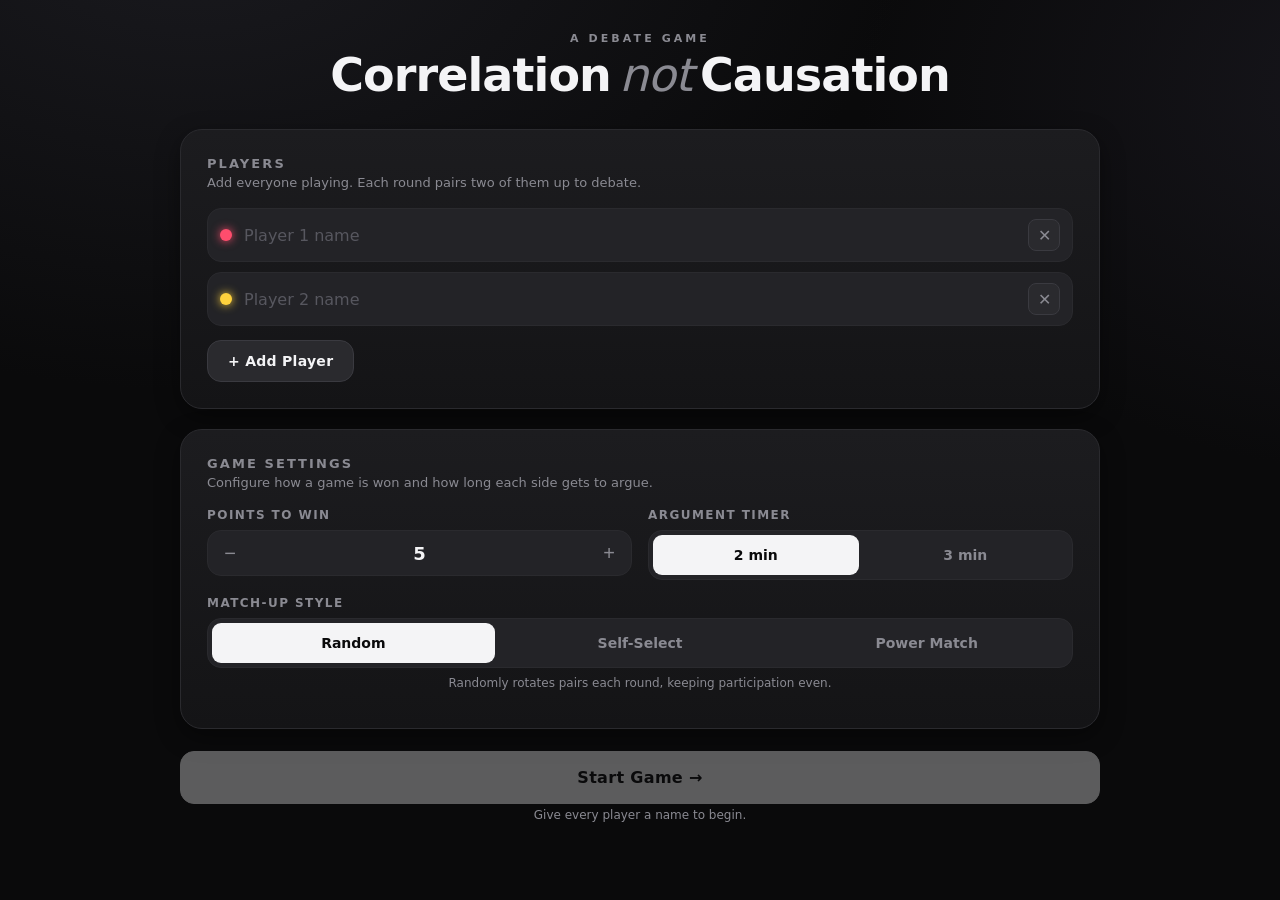
<file: games/correlation-not-causation.html>
<!DOCTYPE html>
<html lang="en">
<head>
<meta charset="UTF-8">
<meta name="viewport" content="width=device-width, initial-scale=1.0, maximum-scale=1.0, user-scalable=no">
<title>Correlation not Causation</title>
<style>
  :root{
    --bg:#0a0a0b;
    --bg-panel:#141416;
    --bg-panel-2:#1c1c1f;
    --bg-raised:#232327;
    --grey-1:#2a2a2e;
    --grey-2:#3a3a40;
    --grey-3:#57575f;
    --grey-4:#8a8a92;
    --white:#f4f4f6;
    --white-dim:#c8c8cf;
    --cause-color:#ff8a3d;
    --cause-glow:#ff8a3d55;
    --effect-color:#3dc9ff;
    --effect-glow:#3dc9ff55;
    --accent-a:#ff4d6d;
    --accent-b:#ffd23d;
    --accent-c:#3dffb8;
    --accent-d:#b06dff;
    --accent-e:#3dc9ff;
    --accent-f:#ff8a3d;
    --danger:#ff4d4d;
    --good:#3dffb8;
    --shadow-lg: 0 20px 60px rgba(0,0,0,0.55);
    --shadow-md: 0 8px 24px rgba(0,0,0,0.4);
    --radius-sm: 8px;
    --radius-md: 14px;
    --radius-lg: 22px;
  }
  *{box-sizing:border-box;}
  html,body{margin:0;padding:0;}
  body{
    background:
      radial-gradient(1200px 800px at 15% -10%, #1a1a1f 0%, transparent 60%),
      radial-gradient(1000px 700px at 110% 10%, #17161c 0%, transparent 55%),
      var(--bg);
    color:var(--white);
    font-family:'Segoe UI', system-ui, -apple-system, 'Helvetica Neue', Arial, sans-serif;
    min-height:100vh;
    -webkit-font-smoothing:antialiased;
    overflow-x:hidden;
  }
  .app{
    min-height:100vh;
    display:flex;
    flex-direction:column;
    align-items:center;
    padding:24px 16px 60px;
  }
  .screen{
    width:100%;
    max-width:920px;
  }
  .screen.screen-enter{
    animation:screenIn .45s cubic-bezier(.16,1,.3,1);
  }
  @keyframes screenIn{
    from{opacity:0; transform:translateY(14px);}
    to{opacity:1; transform:translateY(0);}
  }
  .brand{
    text-align:center;
    margin:8px 0 30px;
  }
  .brand .kicker{
    text-transform:uppercase;
    letter-spacing:.28em;
    font-size:11px;
    color:var(--grey-4);
    font-weight:600;
  }
  .brand h1{
    font-size:clamp(28px, 5.5vw, 46px);
    margin:6px 0 0;
    font-weight:800;
    letter-spacing:-0.02em;
    line-height:1.05;
  }
  .brand h1 .not{
    color:var(--grey-4);
    font-weight:500;
    font-style:italic;
    margin:0 .18em;
  }
  .brand h1 .causation{color:var(--cause-color);}
  .brand h1 .correlation{color:var(--effect-color);}

  .panel{
    background:linear-gradient(180deg, var(--bg-panel-2), var(--bg-panel));
    border:1px solid var(--grey-1);
    border-radius:var(--radius-lg);
    padding:26px;
    box-shadow:var(--shadow-md);
    margin-bottom:20px;
  }
  .panel h2{
    margin:0 0 4px;
    font-size:13px;
    text-transform:uppercase;
    letter-spacing:.16em;
    color:var(--grey-4);
    font-weight:700;
  }
  .panel .sub{
    color:var(--grey-4);
    font-size:13px;
    margin:0 0 18px;
  }

  /* Player rows */
  .player-rows{display:flex; flex-direction:column; gap:10px; margin-bottom:14px;}
  .player-row{
    display:flex;
    align-items:center;
    gap:10px;
    background:var(--bg-raised);
    border:1px solid var(--grey-1);
    border-radius:var(--radius-md);
    padding:10px 12px;
    transition:border-color .2s;
  }
  .player-row:focus-within{border-color:var(--grey-3);}
  .player-dot{
    width:12px; height:12px; border-radius:50%;
    flex-shrink:0;
    box-shadow:0 0 10px currentColor;
  }
  .player-row input[type=text]{
    flex:1;
    background:transparent;
    border:none;
    outline:none;
    color:var(--white);
    font-size:16px;
    font-weight:600;
    font-family:inherit;
    padding:6px 2px;
  }
  .player-row input::placeholder{color:var(--grey-3); font-weight:500;}
  .icon-btn{
    background:var(--grey-1);
    border:1px solid var(--grey-2);
    color:var(--grey-4);
    width:32px; height:32px;
    border-radius:8px;
    cursor:pointer;
    display:flex; align-items:center; justify-content:center;
    font-size:16px;
    transition:all .15s;
    flex-shrink:0;
  }
  .icon-btn:hover{background:var(--grey-2); color:var(--white);}
  .icon-btn.danger:hover{background:#3a1a1a; color:var(--danger); border-color:#5a2a2a;}

  .btn-row{display:flex; gap:10px; flex-wrap:wrap;}
  .btn{
    appearance:none;
    border:1px solid var(--grey-2);
    background:var(--grey-1);
    color:var(--white);
    padding:12px 20px;
    border-radius:var(--radius-md);
    font-size:14px;
    font-weight:700;
    letter-spacing:.02em;
    cursor:pointer;
    transition:transform .12s, background .15s, border-color .15s, box-shadow .15s;
    font-family:inherit;
  }
  .btn:hover{background:var(--grey-2); border-color:var(--grey-3);}
  .btn:active{transform:scale(.97);}
  .btn.small{padding:8px 14px; font-size:13px; border-radius:9px;}
  .btn.ghost{background:transparent;}
  .btn.primary{
    background:var(--white);
    color:#0a0a0b;
    border-color:var(--white);
  }
  .btn.primary:hover{background:var(--white-dim); box-shadow:0 0 0 4px rgba(244,244,246,0.08);}
  .btn.wide{width:100%; text-align:center; padding:16px 20px; font-size:16px;}
  .btn:disabled{opacity:.35; cursor:not-allowed; transform:none !important;}

  .field-grid{
    display:grid;
    grid-template-columns:1fr 1fr;
    gap:16px;
    margin-bottom:6px;
  }
  @media (max-width:560px){ .field-grid{grid-template-columns:1fr;} }
  .field{min-width:0;}
  .field label{
    display:block;
    font-size:12px;
    text-transform:uppercase;
    letter-spacing:.12em;
    color:var(--grey-4);
    font-weight:700;
    margin-bottom:8px;
  }
  .number-stepper{
    display:flex;
    align-items:center;
    background:var(--bg-raised);
    border:1px solid var(--grey-1);
    border-radius:var(--radius-md);
    overflow:hidden;
  }
  .number-stepper button{
    background:none; border:none; color:var(--grey-4);
    width:44px; height:44px; font-size:20px; cursor:pointer;
    transition:background .15s, color .15s;
  }
  .number-stepper button:hover{background:var(--grey-1); color:var(--white);}
  .number-stepper input{
    flex:1; min-width:0; text-align:center; background:none; border:none; outline:none;
    color:var(--white); font-size:18px; font-weight:800; font-family:inherit;
  }
  .toggle-group{
    display:flex; background:var(--bg-raised); border:1px solid var(--grey-1);
    border-radius:var(--radius-md); padding:4px; gap:4px;
  }
  .toggle-group button{
    flex:1; background:none; border:none; color:var(--grey-4);
    padding:12px 10px; border-radius:9px; font-size:14px; font-weight:700;
    cursor:pointer; transition:all .15s; font-family:inherit;
  }
  .toggle-group button.active{
    background:var(--white); color:#0a0a0b;
  }

  .center{display:flex; justify-content:center;}
  .footer-actions{margin-top:22px;}

  /* ===== GAME SCREEN ===== */
  .topbar{
    display:flex; justify-content:space-between; align-items:center;
    margin-bottom:18px; gap:12px; flex-wrap:wrap;
  }
  .scoreboard{
    display:flex; gap:8px; flex-wrap:wrap;
  }
  .score-chip{
    display:flex; align-items:center; gap:8px;
    background:var(--bg-raised); border:1px solid var(--grey-1);
    border-radius:999px; padding:6px 14px 6px 8px;
  }
  .score-chip .dot{width:10px; height:10px; border-radius:50%; box-shadow:0 0 8px currentColor;}
  .score-chip .name{font-size:13px; font-weight:700; color:var(--white-dim);}
  .score-chip .pts{font-size:14px; font-weight:800; color:var(--white);}
  .score-chip.eliminated{opacity:.45; filter:grayscale(.6);}
  .score-chip.eliminated .name{text-decoration:line-through;}
  .round-badge{
    font-size:12px; text-transform:uppercase; letter-spacing:.14em;
    color:var(--grey-4); font-weight:700;
    background:var(--bg-raised); border:1px solid var(--grey-1);
    padding:8px 14px; border-radius:999px;
  }
  .topbar-right{display:flex; align-items:center; gap:10px; flex-wrap:wrap;}
  .btn-return-setup{
    background:transparent; border:1px solid var(--grey-2); color:var(--grey-4);
    padding:8px 14px; border-radius:999px; font-size:12px; font-weight:700;
    letter-spacing:.02em; cursor:pointer; font-family:inherit;
    transition:all .15s;
  }
  .btn-return-setup:hover{ border-color:var(--danger); color:var(--danger); background:#ff4d4d14; }

  .modal-overlay{
    position:fixed; inset:0; z-index:100;
    background:rgba(0,0,0,0.65);
    display:flex; align-items:center; justify-content:center; padding:20px;
    animation:overlayIn .18s ease;
  }
  @keyframes overlayIn{ from{opacity:0;} to{opacity:1;} }
  .modal-panel{
    width:100%; max-width:400px;
    background:linear-gradient(180deg, var(--bg-panel-2), var(--bg-panel));
    border:1px solid var(--grey-2); border-radius:var(--radius-lg);
    padding:28px; text-align:center;
    box-shadow:var(--shadow-lg);
    animation:modalIn .22s cubic-bezier(.16,1,.3,1);
  }
  @keyframes modalIn{ from{opacity:0; transform:translateY(10px) scale(.96);} to{opacity:1; transform:translateY(0) scale(1);} }
  .modal-panel .modal-icon{font-size:32px; margin-bottom:10px;}
  .modal-panel h3{margin:0 0 10px; font-size:19px; font-weight:800;}
  .modal-panel p{margin:0 0 24px; color:var(--grey-4); font-size:14px; line-height:1.5;}
  .modal-actions{display:flex; gap:10px; justify-content:center; flex-wrap:wrap;}
  .btn.danger{background:var(--danger); border-color:var(--danger); color:#1a0505;}
  .btn.danger:hover{background:#ff6b6b; border-color:#ff6b6b; box-shadow:0 0 0 4px rgba(255,77,77,0.15);}

  .matchup{
    display:flex; align-items:center; justify-content:center; gap:18px;
    padding:22px; margin-bottom:18px;
    background:linear-gradient(180deg, var(--bg-panel-2), var(--bg-panel));
    border:1px solid var(--grey-1); border-radius:var(--radius-lg);
  }
  .contender{
    display:flex; flex-direction:column; align-items:center; gap:8px;
    min-width:120px;
  }
  .contender .avatar{
    width:64px; height:64px; border-radius:50%;
    display:flex; align-items:center; justify-content:center;
    font-size:24px; font-weight:800; color:#0a0a0b;
    box-shadow:0 0 0 4px var(--bg-panel), 0 0 24px currentColor;
  }
  .contender .pname{font-weight:800; font-size:16px;}
  .contender .role-tag{
    font-size:11px; text-transform:uppercase; letter-spacing:.1em;
    font-weight:700; padding:4px 10px; border-radius:999px;
    border:1px solid var(--grey-2); color:var(--grey-4);
  }
  .role-tag.causation{color:var(--cause-color); border-color:var(--cause-glow); background:#ff8a3d14;}
  .role-tag.correlation{color:var(--effect-color); border-color:var(--effect-glow); background:#3dc9ff14;}
  .vs-mark{
    font-size:13px; font-weight:800; color:var(--grey-3);
    letter-spacing:.1em;
  }

  .role-pick{
    display:flex; gap:10px; justify-content:center; margin-bottom:18px; flex-wrap:wrap;
  }
  .role-pick .role-btn{
    flex:1; min-width:220px; max-width:320px;
    padding:16px; border-radius:var(--radius-md);
    border:1px solid var(--grey-1); background:var(--bg-raised);
    cursor:pointer; text-align:left; transition:all .15s; font-family:inherit;
  }
  .role-pick .role-btn:hover{border-color:var(--grey-3); transform:translateY(-2px);}
  .role-pick .role-btn .rplayer{font-size:18px; font-weight:800; color:var(--white);}
  .role-pick .role-btn .role-tag{
    display:inline-block; margin-top:8px;
    font-size:11px; text-transform:uppercase; letter-spacing:.1em;
    font-weight:700; padding:4px 10px; border-radius:999px;
    border:1px solid var(--grey-2); color:var(--grey-4);
  }
  .role-pick .role-btn.selected{background:var(--bg-raised); box-shadow:0 0 0 2px var(--sel-color, var(--white)) inset;}

  .player-select-grid{display:flex; flex-wrap:wrap; gap:10px;}
  .player-select-chip{
    flex:1; min-width:140px; text-align:left;
    padding:14px 16px; border-radius:var(--radius-md);
    border:1px solid var(--grey-1); background:var(--bg-raised);
    cursor:pointer; font-family:inherit; transition:all .15s;
  }
  .player-select-chip:hover{border-color:var(--grey-3); transform:translateY(-2px);}
  .player-select-chip.selected{box-shadow:0 0 0 2px var(--sel-color, var(--white)) inset;}
  .player-select-chip .psc-name{font-size:16px; font-weight:800; color:var(--white);}
  .player-select-chip .psc-meta{font-size:12px; color:var(--grey-4); margin-top:4px;}

  /* Decks */
  .decks{
    display:grid; grid-template-columns:1fr 1fr; gap:16px; margin-bottom:18px;
  }
  @media (max-width:640px){ .decks{grid-template-columns:1fr;} }
  .deck-col{
    background:linear-gradient(180deg, var(--bg-panel-2), var(--bg-panel));
    border:1px solid var(--grey-1); border-radius:var(--radius-lg);
    padding:18px; display:flex; flex-direction:column; gap:12px;
  }
  .deck-col.cause{ --deck-color: var(--cause-color); --deck-glow: var(--cause-glow); }
  .deck-col.effect{ --deck-color: var(--effect-color); --deck-glow: var(--effect-glow); }
  .deck-head{display:flex; justify-content:space-between; align-items:center;}
  .deck-head .label{
    font-size:12px; text-transform:uppercase; letter-spacing:.16em; font-weight:800;
    color:var(--deck-color);
  }
  .deck-head .count{font-size:11px; color:var(--grey-4); font-weight:600;}
  .card-face{
    position:relative;
    border-radius:var(--radius-md);
    min-height:150px;
    display:flex; align-items:center; justify-content:center;
    text-align:center;
    padding:18px;
    font-size:20px; font-weight:800; line-height:1.25;
    border:1.5px solid var(--deck-color);
    background:
      radial-gradient(120% 140% at 20% 0%, color-mix(in srgb, var(--deck-color) 16%, transparent), transparent 60%),
      var(--bg-raised);
    box-shadow:0 0 0 1px rgba(255,255,255,0.02), 0 10px 30px -8px var(--deck-glow);
    color:var(--white);
    overflow:hidden;
  }
  .card-face .corner{
    position:absolute; top:10px; left:12px; font-size:10px; font-weight:800;
    letter-spacing:.14em; color:var(--deck-color); text-transform:uppercase;
  }
  .card-face .corner.br{top:auto; left:auto; bottom:10px; right:12px;}
  .card-face.empty{color:var(--grey-3); font-size:14px; font-weight:600; border-style:dashed; border-color:var(--grey-2);}
  .deck-controls{display:flex; gap:10px;}
  .deck-controls .btn{flex:1;}
  .reshuffle-note{
    font-size:11px; color:var(--grey-4); text-align:center;
    background:var(--grey-1); border-radius:8px; padding:6px 8px;
    animation:fadeInOut 2.6s ease forwards;
  }
  @keyframes fadeInOut{
    0%{opacity:0;} 12%{opacity:1;} 80%{opacity:1;} 100%{opacity:0;}
  }

  .lock-row{display:flex; justify-content:center; margin-bottom:8px;}

  /* Timer */
  .timer-panel{
    background:linear-gradient(180deg, var(--bg-panel-2), var(--bg-panel));
    border:1px solid var(--grey-1); border-radius:var(--radius-lg);
    padding:28px; display:flex; flex-direction:column; align-items:center; gap:16px;
    margin-bottom:18px;
  }
  .timer-turn{
    font-size:13px; text-transform:uppercase; letter-spacing:.16em; font-weight:800;
  }
  .timer-turn.causation{color:var(--cause-color);}
  .timer-turn.correlation{color:var(--effect-color);}
  .ring-wrap{position:relative; width:220px; height:220px;}
  .ring-wrap svg{transform:rotate(-90deg); width:100%; height:100%;}
  .ring-bg{fill:none; stroke:var(--grey-1); stroke-width:10;}
  .ring-fg{fill:none; stroke-width:10; stroke-linecap:round; transition:stroke-dashoffset 1s linear, stroke .3s;}
  .ring-center{
    position:absolute; inset:0; display:flex; flex-direction:column;
    align-items:center; justify-content:center;
  }
  .ring-center .time{font-size:48px; font-weight:800; font-variant-numeric:tabular-nums; letter-spacing:-0.02em;}
  .ring-center .flash{animation:flashText .6s ease infinite;}
  @keyframes flashText{0%,100%{opacity:1;} 50%{opacity:.25;}}
  .timer-controls{display:flex; gap:10px; flex-wrap:wrap; justify-content:center;}

  .winner-panel{
    text-align:center; margin-bottom:18px;
  }
  .winner-panel h3{margin:0 0 14px; font-size:14px; text-transform:uppercase; letter-spacing:.14em; color:var(--grey-4);}
  .winner-btns{display:flex; gap:14px; justify-content:center; flex-wrap:wrap;}
  .winner-btn{
    flex:1; min-width:220px; max-width:320px; padding:22px;
    border-radius:var(--radius-lg); cursor:pointer; font-family:inherit;
    border:1.5px solid var(--grey-2); background:var(--bg-raised);
    transition:transform .15s, box-shadow .15s;
  }
  .winner-btn:hover{transform:translateY(-3px);}
  .winner-btn.cause-side{border-color:var(--cause-color);}
  .winner-btn.cause-side:hover{box-shadow:0 12px 30px -10px var(--cause-glow);}
  .winner-btn.effect-side{border-color:var(--effect-color);}
  .winner-btn.effect-side:hover{box-shadow:0 12px 30px -10px var(--effect-glow);}
  .winner-btn .wname{font-size:20px; font-weight:800; margin-bottom:4px; color:var(--white);}
  .winner-btn .wrole{font-size:11px; text-transform:uppercase; letter-spacing:.12em; font-weight:700; color:var(--grey-4);}

  /* History */
  .history-list{display:flex; flex-direction:column; gap:8px; max-height:260px; overflow-y:auto;}
  .history-row{
    display:flex; align-items:center; justify-content:space-between; gap:10px;
    background:var(--bg-raised); border:1px solid var(--grey-1); border-radius:10px;
    padding:10px 12px; font-size:13px;
  }
  .history-row .hcards{color:var(--grey-4); flex:1; min-width:0; overflow:hidden; text-overflow:ellipsis; white-space:nowrap;}
  .history-row .hwinner{font-weight:800; flex-shrink:0;}
  .history-empty{color:var(--grey-3); font-size:13px; text-align:center; padding:14px;}

  /* Win screen */
  .win-screen{
    text-align:center; padding:40px 20px;
  }
  .win-screen .trophy{font-size:64px; margin-bottom:10px; animation:trophyPulse 1.6s ease infinite;}
  @keyframes trophyPulse{0%,100%{transform:scale(1);} 50%{transform:scale(1.08);}}
  .win-screen h2{
    font-size:clamp(26px,6vw,42px); margin:6px 0 4px; font-weight:800;
    background:linear-gradient(90deg, var(--accent-a), var(--accent-b), var(--accent-c), var(--accent-d));
    -webkit-background-clip:text; background-clip:text; color:transparent;
    background-size:300% 100%;
    animation:shimmer 3s linear infinite;
  }
  @keyframes shimmer{ to{background-position:300% 0;} }
  .win-screen .final-scores{
    display:flex; flex-wrap:wrap; gap:10px; justify-content:center; margin:22px 0 28px;
  }
  .final-score-card{
    background:var(--bg-raised); border:1px solid var(--grey-1); border-radius:var(--radius-md);
    padding:16px 20px; min-width:140px;
  }
  .final-score-card .fname{font-weight:700; font-size:14px; color:var(--white-dim); margin-bottom:6px;}
  .final-score-card .fpts{font-size:30px; font-weight:800;}
  .final-score-card.champ{box-shadow:0 0 0 2px var(--pcolor, var(--good)) inset, 0 0 30px -6px var(--pcolor, var(--good));}

  .confetti-layer{position:fixed; inset:0; pointer-events:none; overflow:hidden; z-index:5;}
  .confetti-piece{
    position:absolute; top:-20px; border-radius:2px; opacity:.9;
    animation:confettiFall linear forwards;
  }
  @keyframes confettiFall{
    to{ transform:translateY(110vh) rotate(720deg); opacity:0; }
  }

  .toast{
    position:fixed; bottom:24px; left:50%; transform:translateX(-50%);
    background:var(--bg-raised); border:1px solid var(--grey-2); color:var(--white);
    padding:12px 20px; border-radius:999px; font-size:13px; font-weight:600;
    box-shadow:var(--shadow-lg); z-index:50; animation:toastIn .35s ease, toastOut .35s ease 2.4s forwards;
  }
  @keyframes toastIn{ from{opacity:0; transform:translate(-50%,10px);} to{opacity:1; transform:translate(-50%,0);} }
  @keyframes toastOut{ to{opacity:0; transform:translate(-50%,10px);} }

  .rules-hint{color:var(--grey-4); font-size:12px; text-align:center; margin-top:4px;}

  ::-webkit-scrollbar{width:8px;}
  ::-webkit-scrollbar-track{background:transparent;}
  ::-webkit-scrollbar-thumb{background:var(--grey-2); border-radius:8px;}
</style>
</head>
<body>
<div class="app" id="app"></div>

<script>
(function(){
"use strict";

/* =========================================================
   CARD DATA — Cause / Effect decks. Edit these arrays to
   add, remove, or swap cards. Keep entries UPPERCASE.
   ========================================================= */
const CAUSE_CARDS = [
  "MILITARY SIZE","ARMS EXPORTS","GLOBAL WARMING","FOOD SUPPLY","DEBT",
  "GROSS DOMESTIC PRODUCT (GDP)","CYBER TERRORISM","MULTICULTURALISM","OIL PRICES",
  "TERRORISM","ECONOMIC STABILITY","ELECTRICITY ACCESS","POLLUTION","COMPETITION",
  "SOCIALISM","ECONOMIC GROWTH","CRYPTOCURRENCY","EDUCATION","DRUGS",
  "COLLEGE GRADUATION RATES","ACCESSIBLE HEALTHCARE","SOCIAL ACTIVISM (PROTESTS)",
  "NUCLEAR HEGEMONY","TECHNOLOGICAL ADVANCEMENT","MORAL RELATIVISM","FREE MARKET",
  "GOVERNMENT TRANSPARENCY","NATIONAL SAVINGS","ASSIMILATION","COOPERATION","WISDOM",
  "RELIGIOUS BELIEFS","ARTIFICIAL INTELLIGENCE","COMMUNISM","WATER QUALITY","INCOME"
];

const EFFECT_CARDS = [
  "PRIVACY","PRODUCTIVITY","LIBERTY","WAR","CIVIL LIBERTIES","HAPPINESS",
  "CREDIBILITY","SAFETY","DEATH","JUSTICE","DESTRUCTION","PROSPERITY",
  "QUALITY OF LIFE","NATIONAL IDENTITY","NATIONAL SECURITY","CANCER","GENEROSITY",
  "DIPLOMACY","JOY","STANDARD OF LIVING","HEALTH","WORLD PEACE","EQUALITY",
  "SICKNESS/DISEASE","DEPRESSION","ECONOMIC WELL-BEING","POVERTY","SANCTITY OF LIFE",
  "POWER/INFLUENCE","FREEDOM","PROPERTY","HUMAN RIGHTS","CAREER SUCCESS"
];

/* Player accent colors, cycled */
const PLAYER_COLORS = ["#ff4d6d","#ffd23d","#3dffb8","#3dc9ff","#b06dff","#ff8a3d","#ff6bcb","#7dff3d"];

/* =========================================================
   STATE
   ========================================================= */
const STORAGE_KEY = "cnc_game_state_v1";

function defaultState(){
  return {
    screen: "home", // home | game | win
    players: [ {id:1,name:""}, {id:2,name:""} ],
    pointsToWin: 5,
    timerLength: 120, // seconds
    matchupStyle: "random", // random | selfselect | powermatch
    // in-game
    causeDeck: [], causeDiscard: [], causeHistory: [], // history = stack of drawn (for go-back)
    effectDeck: [], effectDiscard: [], effectHistory: [],
    currentCause: null, currentEffect: null,
    scores: {}, // playerId -> points (wins, in Power Match)
    losses: {}, // playerId -> losses (Power Match only; 2 losses = eliminated)
    roundsPlayed: {}, // playerId -> count
    lastPair: null, // [idA, idB]
    round: 1,
    currentPair: null, // [idA, idB]
    pendingSelectPair: [], // Self-Select: player ids the host has tapped so far (max 2)
    roles: {}, // playerId -> 'causation'|'correlation'
    cardsLocked: false,
    timerPhase: "idle", // idle | running1 | done1 | running2 | done2 | finished
    timerSide: null, // 'causation' | 'correlation'
    timeRemaining: 0,
    timerRunning: false,
    history: [], // completed rounds log
    winnerId: null,
    _toast: null,
    _reshuffleNote: null
  };
}

let state = loadState();
let timerInterval = null;
let showReturnConfirm = false; // transient UI state — not persisted

function loadState(){
  try{
    const raw = localStorage.getItem(STORAGE_KEY);
    if(!raw) return defaultState();
    const parsed = JSON.parse(raw);
    parsed.timerRunning = false; // never auto-resume a running timer after refresh
    if(parsed.timerPhase === "running1") parsed.timerPhase = "done1";
    if(parsed.timerPhase === "running2") parsed.timerPhase = "done2";
    return Object.assign(defaultState(), parsed);
  }catch(e){
    return defaultState();
  }
}

function saveState(){
  try{
    const toSave = Object.assign({}, state);
    localStorage.setItem(STORAGE_KEY, JSON.stringify(toSave));
  }catch(e){ /* storage unavailable (private browsing, sandboxed context) */ }
}

function shuffle(arr){
  const a = arr.slice();
  for(let i=a.length-1;i>0;i--){
    const j = Math.floor(Math.random()*(i+1));
    [a[i],a[j]] = [a[j],a[i]];
  }
  return a;
}

/* =========================================================
   RENDER ROOT
   ========================================================= */
const root = document.getElementById("app");
let lastRenderedScreen = null;

function render(){
  const scrollY = window.scrollY;
  root.innerHTML = "";
  let screenEl = null;
  if(state.screen === "home") screenEl = renderHome();
  else if(state.screen === "game") screenEl = renderGame();
  else if(state.screen === "win") screenEl = renderWin();
  if(screenEl){
    // Only play the entrance animation when actually switching screens
    // (home/game/win) — otherwise it replayed on every single button press
    // (draw a card, pick a role, add a player...) making the whole app
    // look like it was reloading each time.
    if(state.screen !== lastRenderedScreen) screenEl.classList.add("screen-enter");
    root.appendChild(screenEl);
  }
  lastRenderedScreen = state.screen;
  window.scrollTo(0, scrollY);
  saveState();
}

function h(tag, attrs, children){
  const el = document.createElement(tag);
  if(attrs){
    for(const k in attrs){
      if(k === "class") el.className = attrs[k];
      else if(k === "html") el.innerHTML = attrs[k];
      else if(k.startsWith("on") && typeof attrs[k] === "function") el.addEventListener(k.slice(2), attrs[k]);
      else if(k === "style") el.setAttribute("style", attrs[k]);
      else el.setAttribute(k, attrs[k]);
    }
  }
  (children||[]).forEach(c=>{
    if(c === null || c === undefined) return;
    if(typeof c === "string") el.appendChild(document.createTextNode(c));
    else el.appendChild(c);
  });
  return el;
}

function playerColor(idx){ return PLAYER_COLORS[idx % PLAYER_COLORS.length]; }
function getPlayer(id){ return state.players.find(p=>p.id===id); }
function playerIndex(id){ return state.players.findIndex(p=>p.id===id); }
function initials(name){
  const parts = name.trim().split(/\s+/);
  if(parts.length===1) return parts[0].slice(0,2).toUpperCase();
  return (parts[0][0]+parts[1][0]).toUpperCase();
}

/* =========================================================
   HOME SCREEN
   ========================================================= */
function renderHome(){
  const wrap = h("div", {class:"screen"});
  wrap.appendChild(h("div",{class:"brand"},[
    h("div",{class:"kicker"},["A Debate Game"]),
    h("h1",{},[
      document.createTextNode("Correlation"),
      h("span",{class:"not"},["not"]),
      document.createTextNode("Causation")
    ])
  ]));

  function refreshStartState(){
    const ok = state.players.every(p=>p.name && p.name.trim().length>0) && state.players.length>=2;
    startBtn.disabled = !ok;
    hint.style.display = ok ? "none" : "block";
  }

  // Players panel
  const playersPanel = h("div",{class:"panel"});
  playersPanel.appendChild(h("h2",{},["Players"]));
  playersPanel.appendChild(h("p",{class:"sub"},["Add everyone playing. Each round pairs two of them up to debate."]));
  const rows = h("div",{class:"player-rows"});
  state.players.forEach((p, idx)=>{
    const dot = h("div",{class:"player-dot", style:`background:${playerColor(idx)}; color:${playerColor(idx)}`});
    const input = h("input",{type:"text", placeholder:`Player ${idx+1} name`, value:p.name || ""});
    input.value = p.name || "";
    input.addEventListener("input", e=>{ p.name = e.target.value; saveState(); refreshStartState(); });
    const removeBtn = h("button",{class:"icon-btn danger", title:"Remove player", onclick:()=>{
      if(state.players.length <= 2) return showToast("You need at least 2 players");
      state.players = state.players.filter(pl=>pl.id!==p.id);
      render();
    }},["✕"]);
    const row = h("div",{class:"player-row"},[dot, input, removeBtn]);
    rows.appendChild(row);
  });
  playersPanel.appendChild(rows);
  playersPanel.appendChild(h("div",{class:"btn-row"},[
    h("button",{class:"btn", onclick:()=>{
      const nextId = Math.max(0,...state.players.map(p=>p.id))+1;
      state.players.push({id:nextId, name:""});
      render();
    }},["+ Add Player"])
  ]));
  wrap.appendChild(playersPanel);

  // Settings panel
  const settingsPanel = h("div",{class:"panel"});
  settingsPanel.appendChild(h("h2",{},["Game Settings"]));
  settingsPanel.appendChild(h("p",{class:"sub"},["Configure how a game is won and how long each side gets to argue."]));
  const grid = h("div",{class:"field-grid"});

  // points to win stepper (not used in Power Match — elimination decides the winner)
  const ptsField = h("div",{class:"field"});
  ptsField.appendChild(h("label",{},["Points to Win"]));
  if(state.matchupStyle === "powermatch"){
    ptsField.appendChild(h("p",{class:"rules-hint", style:"margin:0; text-align:left;"},["Not used: Power Match ends when only one player avoids 2 losses."]));
  } else {
    const ptsStepper = h("div",{class:"number-stepper"});
    const ptsInput = h("input",{type:"text", inputmode:"numeric", value:state.pointsToWin});
    ptsInput.addEventListener("change", e=>{
      let v = parseInt(e.target.value,10);
      if(isNaN(v) || v<1) v = 5;
      state.pointsToWin = v; saveState(); ptsInput.value = v;
    });
    ptsStepper.appendChild(h("button",{onclick:()=>{ state.pointsToWin=Math.max(1,state.pointsToWin-1); ptsInput.value=state.pointsToWin; saveState(); }},["−"]));
    ptsStepper.appendChild(ptsInput);
    ptsStepper.appendChild(h("button",{onclick:()=>{ state.pointsToWin=state.pointsToWin+1; ptsInput.value=state.pointsToWin; saveState(); }},["+"]));
    ptsField.appendChild(ptsStepper);
  }
  grid.appendChild(ptsField);

  // timer toggle
  const timerField = h("div",{class:"field"});
  timerField.appendChild(h("label",{},["Argument Timer"]));
  const toggleGroup = h("div",{class:"toggle-group"});
  const btn2 = h("button",{class: state.timerLength===120 ? "active":"", onclick:()=>{ state.timerLength=120; render(); }},["2 min"]);
  const btn3 = h("button",{class: state.timerLength===180 ? "active":"", onclick:()=>{ state.timerLength=180; render(); }},["3 min"]);
  toggleGroup.appendChild(btn2); toggleGroup.appendChild(btn3);
  timerField.appendChild(toggleGroup);
  grid.appendChild(timerField);

  settingsPanel.appendChild(grid);

  // match-up style
  const styleField = h("div",{class:"field", style:"margin-top:16px;"});
  styleField.appendChild(h("label",{},["Match-Up Style"]));
  const styleToggle = h("div",{class:"toggle-group"});
  const styleOptions = [
    ["random","Random"],
    ["selfselect","Self-Select"],
    ["powermatch","Power Match"]
  ];
  styleOptions.forEach(([val,label])=>{
    styleToggle.appendChild(h("button",{class: state.matchupStyle===val ? "active":"", onclick:()=>{ state.matchupStyle=val; render(); }},[label]));
  });
  styleField.appendChild(styleToggle);
  const styleHints = {
    random: "Randomly rotates pairs each round, keeping participation even.",
    selfselect: "You choose who debates each round.",
    powermatch: "Tracks wins and losses and pairs similar records; two losses and you're out."
  };
  styleField.appendChild(h("p",{class:"rules-hint", style:"margin-top:8px;"},[styleHints[state.matchupStyle]]));
  settingsPanel.appendChild(styleField);

  wrap.appendChild(settingsPanel);

  // Start button
  const namesOk = state.players.every(p=>p.name && p.name.trim().length>0) && state.players.length>=2;
  const footer = h("div",{class:"footer-actions"});
  const startBtn = h("button",{class:"btn primary wide", onclick:()=>startGame()}, ["Start Game →"]);
  const hint = h("div",{class:"rules-hint"},["Give every player a name to begin."]);
  startBtn.disabled = !namesOk;
  hint.style.display = namesOk ? "none" : "block";
  footer.appendChild(startBtn);
  footer.appendChild(hint);
  wrap.appendChild(footer);

  return wrap;
}

function startGame(){
  state.causeDeck = shuffle(CAUSE_CARDS);
  state.causeDiscard = [];
  state.causeHistory = [];
  state.effectDeck = shuffle(EFFECT_CARDS);
  state.effectDiscard = [];
  state.effectHistory = [];
  state.currentCause = null;
  state.currentEffect = null;
  state.scores = {}; state.roundsPlayed = {}; state.losses = {};
  state.players.forEach(p=>{ state.scores[p.id]=0; state.roundsPlayed[p.id]=0; state.losses[p.id]=0; });
  state.lastPair = null;
  state.round = 1;
  state.pendingSelectPair = [];
  state.roles = {};
  state.cardsLocked = false;
  state.timerPhase = "idle";
  state.timerSide = null;
  state.timeRemaining = state.timerLength;
  state.timerRunning = false;
  state.history = [];
  state.winnerId = null;
  state.currentPair = pickNextPair();
  state.screen = "game";
  render();
}

/* =========================================================
   PAIRING ALGORITHMS
   ========================================================= */
function pickNextPair(){
  if(state.matchupStyle === "powermatch") return pickNextPairPowerMatch();
  if(state.matchupStyle === "selfselect") return null; // host confirms the pair manually
  return pickNextPairRandom();
}

function isRepeatOfLastPair(a, b){
  if(!state.lastPair) return false;
  const [la,lb] = state.lastPair;
  return (a.id===la && b.id===lb) || (a.id===lb && b.id===la);
}

function pickNextPairRandom(){
  const players = state.players;
  if(players.length < 2) return null;
  // sort by rounds played ascending, tie-break random
  const sorted = players.slice().sort((a,b)=>{
    const diff = (state.roundsPlayed[a.id]||0) - (state.roundsPlayed[b.id]||0);
    if(diff !== 0) return diff;
    return Math.random()-0.5;
  });
  // try to build a pair from the least-played players, avoiding exact repeat of lastPair if alternatives exist
  const minCount = state.roundsPlayed[sorted[0].id]||0;
  const leastPlayed = sorted.filter(p=>(state.roundsPlayed[p.id]||0)===minCount);
  let candidates = leastPlayed.length>=2 ? leastPlayed : sorted;

  // gather all valid pairs from candidates+sorted pool prioritizing lowest combined rounds
  const pool = candidates.length>=2 ? candidates : sorted;
  let bestPair = null, bestScore = Infinity;
  for(let i=0;i<pool.length;i++){
    for(let j=i+1;j<pool.length;j++){
      const a = pool[i], b = pool[j];
      const score = (state.roundsPlayed[a.id]||0) + (state.roundsPlayed[b.id]||0) + (isRepeatOfLastPair(a,b) && players.length>2 ? 1000 : 0);
      if(score < bestScore){ bestScore = score; bestPair = [a.id,b.id]; }
    }
  }
  if(!bestPair && sorted.length>=2) bestPair = [sorted[0].id, sorted[1].id];
  return bestPair;
}

// Power Match: pair surviving players (fewer than 2 losses) by closest
// win-loss record, so similar records face off — narrowing toward a final
// match between the last two players standing.
function pickNextPairPowerMatch(){
  const active = state.players.filter(p => (state.losses[p.id]||0) < 2);
  if(active.length < 2) return null; // tournament already has a champion

  const sorted = active.slice().sort((a,b)=>{
    const la = state.losses[a.id]||0, lb = state.losses[b.id]||0;
    if(la !== lb) return la - lb; // fewer losses = better record, sorts first
    const wa = state.scores[a.id]||0, wb = state.scores[b.id]||0;
    if(wa !== wb) return wb - wa; // more wins = better record within the same loss tier
    const ra = state.roundsPlayed[a.id]||0, rb = state.roundsPlayed[b.id]||0;
    if(ra !== rb) return ra - rb;
    return Math.random()-0.5;
  });

  // narrow to players tied with the best remaining record, so pairing prioritizes closeness
  const top = sorted[0];
  const topLosses = state.losses[top.id]||0, topWins = state.scores[top.id]||0;
  const tier = sorted.filter(p => (state.losses[p.id]||0)===topLosses && (state.scores[p.id]||0)===topWins);
  const pool = tier.length>=2 ? tier : sorted;

  let bestPair = null, bestScore = Infinity;
  for(let i=0;i<pool.length;i++){
    for(let j=i+1;j<pool.length;j++){
      const a = pool[i], b = pool[j];
      const recordGap = Math.abs((state.losses[a.id]||0)-(state.losses[b.id]||0)) + Math.abs((state.scores[a.id]||0)-(state.scores[b.id]||0));
      const score = recordGap + (isRepeatOfLastPair(a,b) && active.length>2 ? 1000 : 0);
      if(score < bestScore){ bestScore = score; bestPair = [a.id,b.id]; }
    }
  }
  if(!bestPair) bestPair = [sorted[0].id, sorted[1].id];
  return bestPair;
}

// Self-Select: host taps player chips to build the next pair by hand.
function toggleSelectPick(playerId){
  const idx = state.pendingSelectPair.indexOf(playerId);
  if(idx !== -1){
    state.pendingSelectPair.splice(idx, 1);
  } else {
    state.pendingSelectPair.push(playerId);
    if(state.pendingSelectPair.length > 2) state.pendingSelectPair.shift(); // drop the oldest pick
  }
  render();
}

function confirmSelfSelectPair(){
  if(state.pendingSelectPair.length !== 2) return;
  state.currentPair = state.pendingSelectPair.slice();
  state.pendingSelectPair = [];
  render();
}

function renderSelfSelectPicker(){
  const panel = h("div",{class:"panel"});
  panel.appendChild(h("h2",{},["Choose Who's Debating"]));
  panel.appendChild(h("p",{class:"sub"},["Tap two players for this round's matchup."]));
  const grid = h("div",{class:"player-select-grid"});
  state.players.forEach((p, idx)=>{
    const color = playerColor(idx);
    const picked = state.pendingSelectPair.includes(p.id);
    const rounds = state.roundsPlayed[p.id]||0;
    const btn = h("button",{
      class:"player-select-chip"+(picked?" selected":""),
      style: picked ? `--sel-color:${color}` : "",
      onclick:()=>toggleSelectPick(p.id)
    },[
      h("div",{class:"psc-name"},[p.name]),
      h("div",{class:"psc-meta"},[`${rounds} round${rounds===1?"":"s"} played`])
    ]);
    grid.appendChild(btn);
  });
  panel.appendChild(grid);
  const confirmBtn = h("button",{class:"btn primary wide", style:"margin-top:16px;", onclick:()=>confirmSelfSelectPair()},["Confirm Matchup"]);
  if(state.pendingSelectPair.length !== 2) confirmBtn.disabled = true;
  panel.appendChild(confirmBtn);
  return panel;
}

/* =========================================================
   GAME SCREEN
   ========================================================= */
function renderGame(){
  const wrap = h("div",{class:"screen"});

  // topbar: scoreboard + round badge
  const isPowerMatch = state.matchupStyle === "powermatch";
  const topbar = h("div",{class:"topbar"});
  const scoreboard = h("div",{class:"scoreboard"});
  state.players.forEach((p,idx)=>{
    const color = playerColor(idx);
    const eliminated = isPowerMatch && (state.losses[p.id]||0) >= 2;
    const displayVal = isPowerMatch ? `${state.scores[p.id]||0}-${state.losses[p.id]||0}` : String(state.scores[p.id]||0);
    scoreboard.appendChild(h("div",{class:"score-chip"+(eliminated?" eliminated":"")},[
      h("div",{class:"dot", style:`background:${color}; color:${color}`}),
      h("span",{class:"name"},[p.name]),
      h("span",{class:"pts"},[displayVal])
    ]));
  });
  topbar.appendChild(scoreboard);
  const topbarRight = h("div",{class:"topbar-right"});
  topbarRight.appendChild(h("button",{class:"btn-return-setup", onclick:()=>{ showReturnConfirm=true; render(); }},["Return to Setup"]));
  const roundLabel = isPowerMatch ? `Round ${state.round} · 2 Losses = Out` : `Round ${state.round} · First to ${state.pointsToWin}`;
  topbarRight.appendChild(h("div",{class:"round-badge"},[roundLabel]));
  topbar.appendChild(topbarRight);
  wrap.appendChild(topbar);

  const pair = state.currentPair;
  if(!pair){
    if(state.matchupStyle === "selfselect"){
      wrap.appendChild(renderSelfSelectPicker());
      return wrap;
    }
    wrap.appendChild(h("div",{class:"panel"},[h("p",{},["Not enough players to continue."])]));
    return wrap;
  }
  const pA = getPlayer(pair[0]), pB = getPlayer(pair[1]);
  const idxA = playerIndex(pair[0]), idxB = playerIndex(pair[1]);
  const colorA = playerColor(idxA), colorB = playerColor(idxB);

  // Matchup display
  const matchup = h("div",{class:"matchup"});
  const roleA = state.roles[pA.id];
  const roleB = state.roles[pB.id];
  function contender(p, color, role){
    const children = [
      h("div",{class:"avatar", style:`background:${color}; color:#0a0a0b;`},[initials(p.name||"?")]),
      h("div",{class:"pname"},[p.name])
    ];
    if(role) children.push(h("div",{class:`role-tag ${role}`},[role]));
    return h("div",{class:"contender"}, children);
  }
  matchup.appendChild(contender(pA, colorA, roleA));
  matchup.appendChild(h("div",{class:"vs-mark"},["VS"]));
  matchup.appendChild(contender(pB, colorB, roleB));
  wrap.appendChild(matchup);

  // Role pick (only before locked)
  if(!state.cardsLocked){
    const rolesAssigned = roleA && roleB;
    const rolePanel = h("div",{class:"panel"});
    rolePanel.appendChild(h("h2",{},["Pick Sides"]));
    rolePanel.appendChild(h("p",{class:"sub"},["Who argues Causation, and who argues Correlation?"]));
    const pick = h("div",{class:"role-pick"});
    pick.appendChild(causationPickButton(pA, pB.id, colorA));
    pick.appendChild(causationPickButton(pB, pA.id, colorB));
    rolePanel.appendChild(pick);
    rolePanel.appendChild(h("p",{class:"rules-hint"},["Tap the player who will argue Causation; the other will argue Correlation."]));
    wrap.appendChild(rolePanel);
  }

  // Decks
  wrap.appendChild(renderDecks());

  // Lock in / Start Round
  if(!state.cardsLocked){
    const canLock = state.currentCause && state.currentEffect && roleA && roleB;
    const lockRow = h("div",{class:"lock-row"});
    const lockBtn = h("button",{class:"btn primary wide", onclick:()=>lockInRound()},["Start Round — Lock In Cards"]);
    if(!canLock) lockBtn.disabled = true;
    lockRow.appendChild(lockBtn);
    wrap.appendChild(lockRow);
    if(!canLock){
      let msg = [];
      if(!roleA || !roleB) msg.push("assign both roles");
      if(!state.currentCause) msg.push("draw a Cause card");
      if(!state.currentEffect) msg.push("draw an Effect card");
      wrap.appendChild(h("p",{class:"rules-hint"},["Need to: " + msg.join(", ") + "."]));
    }
  } else {
    // Timer / winner flow
    wrap.appendChild(renderTimerPanel(pA, pB, colorA, colorB));
  }

  // History
  const histPanel = h("div",{class:"panel"});
  histPanel.appendChild(h("h2",{},["Round History"]));
  const histList = h("div",{class:"history-list"});
  if(state.history.length===0){
    histList.appendChild(h("div",{class:"history-empty"},["No rounds completed yet."]));
  } else {
    state.history.slice().reverse().forEach(r=>{
      histList.appendChild(h("div",{class:"history-row"},[
        h("span",{class:"hcards"},[`${r.cause} × ${r.effect}`]),
        h("span",{class:"hwinner"},[`🏆 ${r.winnerName}`])
      ]));
    });
  }
  histPanel.appendChild(histList);
  wrap.appendChild(histPanel);

  // toast
  if(state._toast){
    const t = state._toast;
    state._toast = null;
    setTimeout(()=>{
      const toastEl = h("div",{class:"toast"},[t]);
      document.body.appendChild(toastEl);
      setTimeout(()=>toastEl.remove(), 2800);
    }, 10);
  }

  if(showReturnConfirm){
    const overlay = h("div",{class:"modal-overlay", onclick:(e)=>{ if(e.target===overlay){ showReturnConfirm=false; render(); } }});
    const panel = h("div",{class:"modal-panel"},[
      h("div",{class:"modal-icon"},["⚠️"]),
      h("h3",{},["Return to Setup?"]),
      h("p",{},["All scores and round progress for this game will be lost. This can't be undone."]),
      h("div",{class:"modal-actions"},[
        h("button",{class:"btn ghost", onclick:()=>{ showReturnConfirm=false; render(); }},["Cancel"]),
        h("button",{class:"btn danger", onclick:()=>returnToSetup()},["Return to Setup"])
      ])
    ]);
    overlay.appendChild(panel);
    wrap.appendChild(overlay);
  }

  return wrap;
}

function causationPickButton(player, otherId, color){
  // With only two players, picking who argues Causation fully determines
  // both roles — so one tap assigns this player Causation and the other
  // Correlation, instead of requiring two separate role choices.
  const currentRole = state.roles[player.id];
  const roleClass = currentRole === "causation" ? "cause-side" : currentRole === "correlation" ? "effect-side" : "";
  const selected = !!currentRole;
  const btn = h("button",{
    class:`role-btn ${roleClass}${selected?" selected":""}`,
    style: selected ? `--sel-color:${color}` : "",
    onclick:()=>{
      state.roles[player.id] = "causation";
      state.roles[otherId] = "correlation";
      render();
    }
  },[
    h("div",{class:"rplayer"},[player.name]),
    currentRole ? h("div",{class:`role-tag ${currentRole}`},[currentRole]) : null
  ]);
  return btn;
}

function renderDecks(){
  const decks = h("div",{class:"decks"});
  decks.appendChild(renderDeckCol("cause", "Cause", state.currentCause, state.causeDeck, state.causeHistory));
  decks.appendChild(renderDeckCol("effect", "Effect", state.currentEffect, state.effectDeck, state.effectHistory));
  return decks;
}

function renderDeckCol(kind, label, currentCard, deck, history){
  const col = h("div",{class:`deck-col ${kind}`});
  const head = h("div",{class:"deck-head"},[
    h("span",{class:"label"},[label]),
    h("span",{class:"count"},[`${deck.length} left`])
  ]);
  col.appendChild(head);

  let face;
  if(currentCard){
    face = h("div",{class:"card-face"},[
      h("span",{class:"corner"},[label]),
      document.createTextNode(currentCard),
      h("span",{class:"corner br"},[label])
    ]);
  } else {
    face = h("div",{class:"card-face empty"},[`No ${label.toLowerCase()} card drawn yet`]);
  }
  col.appendChild(face);

  if(state._reshuffleNote === kind){
    col.appendChild(h("div",{class:"reshuffle-note"},[`↻ ${label} pile reshuffled from discard`]));
  }

  if(!state.cardsLocked){
    const controls = h("div",{class:"deck-controls"});
    const drawBtn = h("button",{class:"btn", onclick:()=>drawCard(kind)},["Draw"]);
    const backBtn = h("button",{class:"btn ghost", onclick:()=>goBack(kind)},["Go Back"]);
    if(history.length===0) backBtn.disabled = true;
    controls.appendChild(drawBtn);
    controls.appendChild(backBtn);
    col.appendChild(controls);
  }

  return col;
}

function drawCard(kind){
  const deckKey = kind==="cause" ? "causeDeck" : "effectDeck";
  const discardKey = kind==="cause" ? "causeDiscard" : "effectDiscard";
  const historyKey = kind==="cause" ? "causeHistory" : "effectHistory";
  const currentKey = kind==="cause" ? "currentCause" : "currentEffect";

  // put current card (if any) into discard before drawing a new one
  if(state[currentKey]){
    state[discardKey].push(state[currentKey]);
  }
  if(state[deckKey].length === 0){
    if(state[discardKey].length === 0){
      showToast(`No more ${kind} cards available`);
      return;
    }
    state[deckKey] = shuffle(state[discardKey]);
    state[discardKey] = [];
    state._reshuffleNote = kind;
    setTimeout(()=>{ state._reshuffleNote=null; render(); }, 2600);
  }
  const card = state[deckKey].shift();
  state[historyKey].push(card);
  state[currentKey] = card;
  render();
}

function goBack(kind){
  const deckKey = kind==="cause" ? "causeDeck" : "effectDeck";
  const discardKey = kind==="cause" ? "causeDiscard" : "effectDiscard";
  const historyKey = kind==="cause" ? "causeHistory" : "effectHistory";
  const currentKey = kind==="cause" ? "currentCause" : "currentEffect";

  if(state[historyKey].length===0) return;
  const last = state[historyKey].pop();
  // put it back on top of the deck
  state[deckKey].unshift(last);
  // restore previous current card from discard, if any
  if(state[discardKey].length>0){
    state[currentKey] = state[discardKey].pop();
  } else {
    state[currentKey] = null;
  }
  render();
}

function lockInRound(){
  state.cardsLocked = true;
  state.timerPhase = "running1";
  state.timerSide = "causation";
  state.timeRemaining = state.timerLength;
  state.timerRunning = true;
  render();
  startTicking();
}

/* =========================================================
   TIMER
   ========================================================= */
function renderTimerPanel(pA, pB, colorA, colorB){
  const wrap = document.createDocumentFragment();

  if(state.timerPhase !== "finished"){
    const panel = h("div",{class:"timer-panel"});
    const sideIsCausation = state.timerSide === "causation";
    const sidePlayer = getPlayer(state.currentPair.find(id=>state.roles[id]===state.timerSide));
    const sideColor = sideIsCausation ? "var(--cause-color)" : "var(--effect-color)";

    panel.appendChild(h("div",{class:`timer-turn ${state.timerSide}`},[
      `${sidePlayer ? sidePlayer.name : ""} — ${state.timerSide==="causation" ? "Causation" : "Correlation"}'s turn to argue`
    ]));

    const pct = state.timeRemaining / state.timerLength;
    const radius = 100, circumference = 2*Math.PI*radius;
    const offset = circumference * (1-pct);
    const ringColor = state.timeRemaining<=10 ? "var(--danger)" : sideColor;

    const ringWrap = h("div",{class:"ring-wrap"});
    const svgNS = "http://www.w3.org/2000/svg";
    const svg = document.createElementNS(svgNS,"svg");
    svg.setAttribute("viewBox","0 0 220 220");
    const bg = document.createElementNS(svgNS,"circle");
    bg.setAttribute("class","ring-bg"); bg.setAttribute("cx","110"); bg.setAttribute("cy","110"); bg.setAttribute("r",radius);
    const fg = document.createElementNS(svgNS,"circle");
    fg.setAttribute("id","timerRingFg");
    fg.setAttribute("class","ring-fg"); fg.setAttribute("cx","110"); fg.setAttribute("cy","110"); fg.setAttribute("r",radius);
    fg.setAttribute("stroke", ringColor);
    fg.setAttribute("stroke-dasharray", circumference);
    fg.setAttribute("stroke-dashoffset", offset);
    svg.appendChild(bg); svg.appendChild(fg);
    ringWrap.appendChild(svg);

    const mins = Math.floor(state.timeRemaining/60);
    const secs = state.timeRemaining%60;
    const timeStr = `${mins}:${secs<10?"0":""}${secs}`;
    const timeEl = h("div",{id:"timerTimeText", class:"time"+(state.timeRemaining===0?" flash":"")},[timeStr]);
    const center = h("div",{class:"ring-center"},[timeEl]);
    ringWrap.appendChild(center);
    panel.appendChild(ringWrap);

    const controls = h("div",{class:"timer-controls"});
    const isDoneWaiting = state.timerPhase==="done1" || state.timerPhase==="done2";
    if(!isDoneWaiting){
      const pauseBtn = h("button",{class:"btn", onclick:()=>toggleTimer()},[state.timerRunning ? "Pause" : "Resume"]);
      const endBtn = h("button",{class:"btn ghost", onclick:()=>endTimerEarly()},["End Timer Early"]);
      controls.appendChild(pauseBtn);
      controls.appendChild(endBtn);
    } else if(state.timerPhase==="done1"){
      controls.appendChild(h("button",{class:"btn primary", onclick:()=>startSecondTimer()},["Start Rebuttal Timer →"]));
    } else if(state.timerPhase==="done2"){
      controls.appendChild(h("button",{class:"btn primary", onclick:()=>{ state.timerPhase="finished"; render(); }},["Continue to Vote →"]));
    }
    panel.appendChild(controls);
    wrap.appendChild(panel);
  }

  if(state.timerPhase === "finished"){
    const winnerPanel = h("div",{class:"winner-panel"});
    winnerPanel.appendChild(h("h3",{},["Who Won the Round?"]));
    const btns = h("div",{class:"winner-btns"});
    const causePlayerId = state.currentPair.find(id=>state.roles[id]==="causation");
    const corrPlayerId = state.currentPair.find(id=>state.roles[id]==="correlation");
    const causePlayer = getPlayer(causePlayerId);
    const corrPlayer = getPlayer(corrPlayerId);
    btns.appendChild(h("button",{class:"winner-btn cause-side", onclick:()=>awardWinner(causePlayerId)},[
      h("div",{class:"wname"},[causePlayer.name]),
      h("div",{class:"wrole"},["Argued Causation"])
    ]));
    btns.appendChild(h("button",{class:"winner-btn effect-side", onclick:()=>awardWinner(corrPlayerId)},[
      h("div",{class:"wname"},[corrPlayer.name]),
      h("div",{class:"wrole"},["Argued Correlation"])
    ]));
    winnerPanel.appendChild(btns);
    wrap.appendChild(winnerPanel);
  }

  return wrap;
}

function startTicking(){
  clearInterval(timerInterval);
  timerInterval = setInterval(()=>{
    if(!state.timerRunning) return;
    if(state.timeRemaining <= 0){
      clearInterval(timerInterval);
      onTimerComplete();
      return;
    }
    state.timeRemaining -= 1;
    if(state.timeRemaining <= 0){
      state.timeRemaining = 0;
      updateTimerDom();
      clearInterval(timerInterval);
      onTimerComplete();
      return;
    }
    updateTimerDom();
  }, 1000);
}

function updateTimerDom(){
  // Mutate just the ring + time text in place each tick instead of a full
  // render() — a full rebuild every second was rebuilding the whole screen
  // (flicker, lost scroll position, and it defeated the ring's CSS transition
  // since a brand-new <circle> was created every tick instead of animating).
  const ringFg = document.getElementById("timerRingFg");
  const timeEl = document.getElementById("timerTimeText");
  if(!ringFg || !timeEl){ render(); return; } // fell out of sync somehow — fall back safely

  const sideIsCausation = state.timerSide === "causation";
  const sideColor = sideIsCausation ? "var(--cause-color)" : "var(--effect-color)";
  const pct = state.timeRemaining / state.timerLength;
  const radius = 100, circumference = 2*Math.PI*radius;
  const offset = circumference * (1-pct);
  const ringColor = state.timeRemaining<=10 ? "var(--danger)" : sideColor;

  ringFg.setAttribute("stroke-dashoffset", offset);
  ringFg.setAttribute("stroke", ringColor);

  const mins = Math.floor(state.timeRemaining/60);
  const secs = state.timeRemaining%60;
  timeEl.textContent = `${mins}:${secs<10?"0":""}${secs}`;
  timeEl.classList.toggle("flash", state.timeRemaining===0);
}

function onTimerComplete(){
  playBeep();
  if(state.timerPhase === "running1"){
    state.timerPhase = "done1";
    state.timerRunning = false;
  } else if(state.timerPhase === "running2"){
    state.timerPhase = "done2";
    state.timerRunning = false;
  }
  render();
}

function toggleTimer(){
  state.timerRunning = !state.timerRunning;
  if(state.timerRunning) startTicking();
  render();
}

function endTimerEarly(){
  clearInterval(timerInterval);
  state.timerRunning = false;
  state.timeRemaining = 0;
  onTimerComplete();
}

function startSecondTimer(){
  state.timerPhase = "running2";
  state.timerSide = "correlation";
  state.timeRemaining = state.timerLength;
  state.timerRunning = true;
  render();
  startTicking();
}

function playBeep(){
  try{
    const ctx = new (window.AudioContext || window.webkitAudioContext)();
    const o = ctx.createOscillator();
    const g = ctx.createGain();
    o.type = "sine";
    o.frequency.value = 880;
    g.gain.setValueAtTime(0.0001, ctx.currentTime);
    g.gain.exponentialRampToValueAtTime(0.3, ctx.currentTime+0.02);
    g.gain.exponentialRampToValueAtTime(0.0001, ctx.currentTime+0.5);
    o.connect(g); g.connect(ctx.destination);
    o.start();
    o.stop(ctx.currentTime+0.55);
  }catch(e){ /* audio not available, ignore */ }
}

/* =========================================================
   AWARD WINNER / ROUND ADVANCE
   ========================================================= */
function awardWinner(winnerId){
  const winner = getPlayer(winnerId);
  const isPowerMatch = state.matchupStyle === "powermatch";
  const loserId = state.currentPair.find(id=>id!==winnerId);
  state.scores[winnerId] = (state.scores[winnerId]||0) + 1;
  if(isPowerMatch){
    state.losses[loserId] = (state.losses[loserId]||0) + 1;
  }

  state.history.push({
    round: state.round,
    cause: state.currentCause,
    effect: state.currentEffect,
    playerA: getPlayer(state.currentPair[0]).name,
    playerB: getPlayer(state.currentPair[1]).name,
    winnerName: winner.name
  });

  state.currentPair.forEach(id=>{
    state.roundsPlayed[id] = (state.roundsPlayed[id]||0) + 1;
  });
  state.lastPair = state.currentPair.slice();

  if(isPowerMatch){
    // Two losses eliminates a player; the tournament ends once only one
    // player has fewer than 2 losses left — the last match naturally plays
    // out as the championship round.
    const stillIn = state.players.filter(p => (state.losses[p.id]||0) < 2);
    if(stillIn.length <= 1){
      state.winnerId = stillIn.length===1 ? stillIn[0].id : winnerId;
      state.screen = "win";
      render();
      return;
    }
  } else if(state.scores[winnerId] >= state.pointsToWin){
    state.winnerId = winnerId;
    state.screen = "win";
    render();
    return;
  }

  // advance to next round
  state.round += 1;
  state.roles = {};
  state.cardsLocked = false;
  state.timerPhase = "idle";
  state.timerSide = null;
  state.timeRemaining = state.timerLength;
  state.timerRunning = false;
  state.currentCause = null;
  state.currentEffect = null;
  // move any leftover displayed cards to discard (already handled by drawCard on next draw)
  state.currentPair = pickNextPair();
  render();
}

function showToast(msg){
  state._toast = msg;
  render();
}

function returnToSetup(){
  clearInterval(timerInterval); // stop an in-progress round timer from ticking against a screen that's gone
  const keptPlayers = state.players.map(p=>({id:p.id, name:p.name}));
  state = defaultState();
  state.players = keptPlayers;
  state.screen = "home";
  showReturnConfirm = false;
  render();
}

/* =========================================================
   WIN SCREEN
   ========================================================= */
function renderWin(){
  const wrap = h("div",{class:"screen win-screen"});
  const winner = getPlayer(state.winnerId);
  const winnerIdx = playerIndex(state.winnerId);
  const winnerColor = playerColor(winnerIdx);
  const isPowerMatch = state.matchupStyle === "powermatch";

  wrap.appendChild(h("div",{class:"trophy"},["🏆"]));
  wrap.appendChild(h("h2",{},[isPowerMatch ? `${winner.name} is Champion!` : `${winner.name} Wins!`]));
  wrap.appendChild(h("p",{class:"sub"},[
    isPowerMatch
      ? `Last player standing after ${state.round} round${state.round===1?"":"s"}.`
      : `First to ${state.pointsToWin} points after ${state.round} round${state.round===1?"":"s"}.`
  ]));

  const scoresWrap = h("div",{class:"final-scores"});
  const standings = state.players.slice().sort((a,b)=>{
    if(isPowerMatch){
      const la = state.losses[a.id]||0, lb = state.losses[b.id]||0;
      if(la !== lb) return la - lb;
    }
    return (state.scores[b.id]||0)-(state.scores[a.id]||0);
  });
  standings.forEach(p=>{
    const idx = playerIndex(p.id);
    const isChamp = p.id === state.winnerId;
    const displayVal = isPowerMatch ? `${state.scores[p.id]||0}-${state.losses[p.id]||0}` : String(state.scores[p.id]||0);
    const card = h("div",{class:"final-score-card"+(isChamp?" champ":""), style: isChamp?`--pcolor:${winnerColor}`:""},[
      h("div",{class:"fname"},[p.name]),
      h("div",{class:"fpts", style:`color:${playerColor(idx)}`},[displayVal])
    ]);
    scoresWrap.appendChild(card);
  });
  wrap.appendChild(scoresWrap);

  const btnRow = h("div",{class:"btn-row center"});
  btnRow.appendChild(h("button",{class:"btn primary", onclick:()=>playAgain()},["Play Again"]));
  btnRow.appendChild(h("button",{class:"btn ghost", onclick:()=>newGame()},["New Game (Reset Players)"]));
  wrap.appendChild(btnRow);

  launchConfetti();
  return wrap;
}

function playAgain(){
  const keptPlayers = state.players.map(p=>({id:p.id, name:p.name}));
  state = defaultState();
  state.players = keptPlayers;
  state.screen = "home";
  render();
}

function newGame(){
  state = defaultState();
  render();
}

function launchConfetti(){
  const layer = document.createElement("div");
  layer.className = "confetti-layer";
  document.body.appendChild(layer);
  const colors = PLAYER_COLORS;
  const count = 90;
  for(let i=0;i<count;i++){
    const piece = document.createElement("div");
    piece.className = "confetti-piece";
    const size = 6 + Math.random()*8;
    piece.style.width = size+"px";
    piece.style.height = (size*0.4)+"px";
    piece.style.left = (Math.random()*100)+"vw";
    piece.style.background = colors[Math.floor(Math.random()*colors.length)];
    const duration = 2.6 + Math.random()*2.2;
    piece.style.animationDuration = duration+"s";
    piece.style.animationDelay = (Math.random()*0.6)+"s";
    layer.appendChild(piece);
  }
  setTimeout(()=>layer.remove(), 5200);
}

/* =========================================================
   BOOT
   ========================================================= */
// if a game was mid-flight and timer was running before refresh, keep it paused (timerRunning=false already set in loadState)
render();

})();
</script>
</body>
</html>
</file>
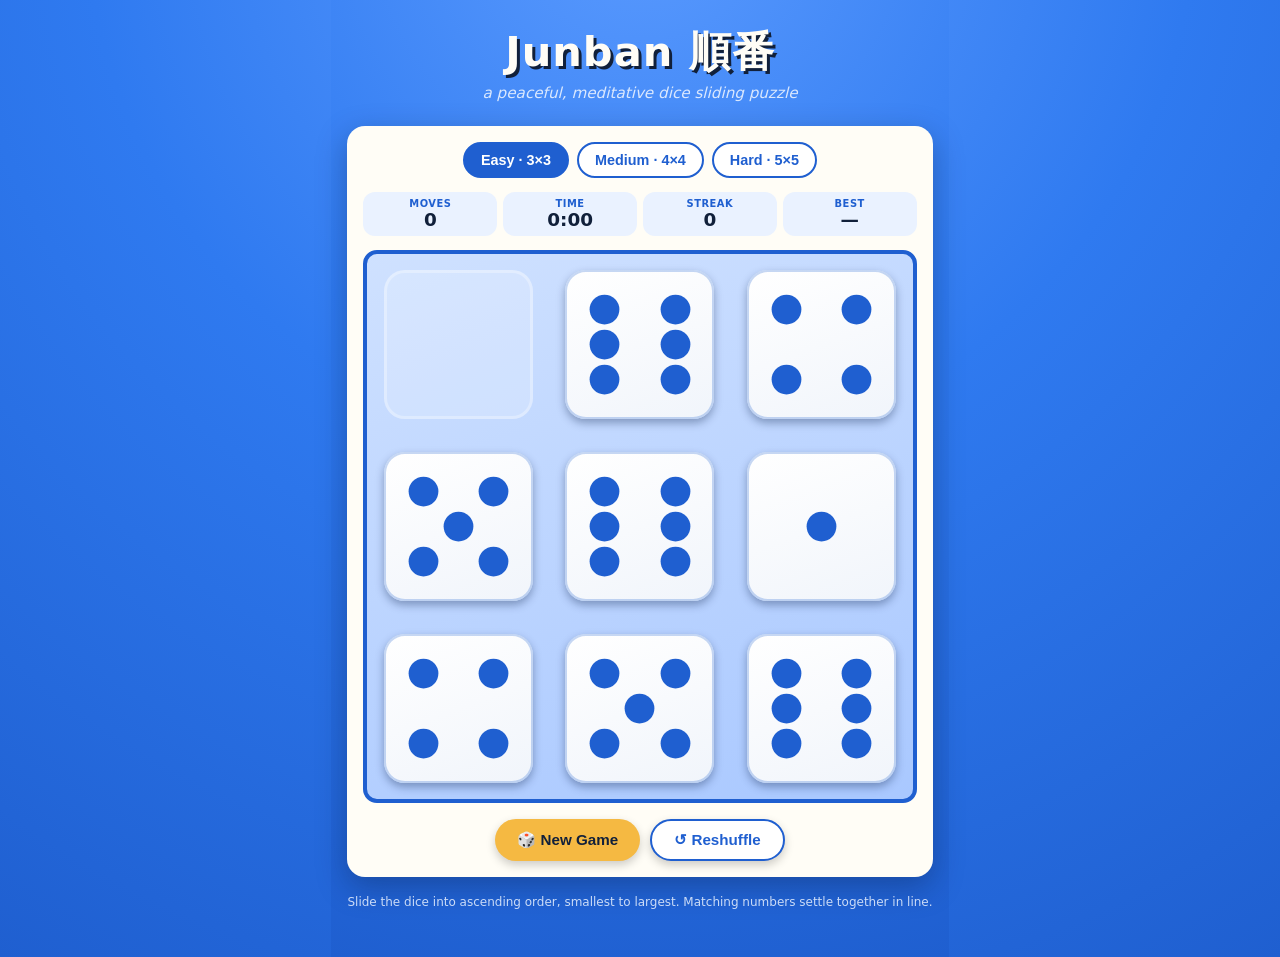
<file: games/junban.html>
<!DOCTYPE html>
<html lang="en">
<head>
<meta charset="UTF-8">
<meta name="viewport" content="width=device-width, initial-scale=1.0">
<title>Junban 順番 — A Peaceful Dice Sliding Puzzle</title>
<link rel="icon" type="image/jpeg" href="../assets/images/favicon.jpg">
<style>
  :root{
    --blue: #2f7af0;
    --blue-deep: #1f5fd0;
    --blue-pale: #eaf2ff;
    --ink: #11203a;
    --cream: #fffdf6;
    --gold: #f5b942;
  }
  *{ box-sizing: border-box; }
  html, body{
    margin:0; padding:0;
    min-height:100%;
    background: radial-gradient(circle at 50% -10%, #5b9bff 0%, var(--blue) 45%, var(--blue-deep) 100%);
    font-family: 'Trebuchet MS', 'Segoe UI', system-ui, sans-serif;
    color: var(--ink);
    display:flex;
    justify-content:center;
  }
  .app{
    width:100%;
    max-width: 620px;
    padding: 18px 16px 48px;
    display:flex;
    flex-direction:column;
    align-items:center;
  }
  .title-wrap{
    text-align:center;
    margin-bottom: 6px;
  }
  .title{
    font-size: 2.6rem;
    font-weight: 900;
    letter-spacing: 1px;
    color: var(--cream);
    text-shadow: 3px 3px 0 var(--ink);
    margin: 6px 0 0;
  }
  .title .jp{
    font-weight: 700;
  }
  .subtitle{
    color: var(--blue-pale);
    font-size: 0.95rem;
    margin: 4px 0 18px;
    font-style: italic;
    opacity: 0.9;
  }

  .panel{
    background: var(--cream);
    border-radius: 18px;
    padding: 16px;
    width: 100%;
    box-shadow: 0 10px 30px rgba(10,30,70,0.35);
  }

  .difficulty-row{
    display:flex;
    gap:8px;
    justify-content:center;
    margin-bottom: 14px;
    flex-wrap: wrap;
  }
  .diff-btn{
    border: 2px solid var(--blue-deep);
    background: white;
    color: var(--blue-deep);
    font-weight: 800;
    padding: 8px 16px;
    border-radius: 999px;
    cursor:pointer;
    font-size: 0.9rem;
    transition: all 0.15s;
  }
  .diff-btn.active{
    background: var(--blue-deep);
    color: white;
  }
  .diff-btn:hover{ transform: translateY(-1px); }

  .stats-row{
    display:flex;
    justify-content: space-between;
    gap:6px;
    margin-bottom: 14px;
    flex-wrap: wrap;
  }
  .stat{
    flex: 1;
    min-width: 78px;
    background: var(--blue-pale);
    border-radius: 12px;
    text-align:center;
    padding: 6px 4px;
  }
  .stat .label{
    font-size: 0.62rem;
    text-transform: uppercase;
    letter-spacing: 0.5px;
    color: var(--blue-deep);
    font-weight: 700;
  }
  .stat .value{
    font-size: 1.15rem;
    font-weight: 900;
    color: var(--ink);
  }

  .board-wrap{
    position: relative;
    width: 100%;
    aspect-ratio: 1 / 1;
    margin: 0 auto 16px;
    background: linear-gradient(160deg, #cfe1ff, #a9c8ff);
    border-radius: 14px;
    border: 4px solid var(--blue-deep);
    overflow:hidden;
  }
  .board{
    position:absolute;
    inset: 0;
  }

  .die{
    position:absolute;
    background: linear-gradient(160deg, #ffffff, #f1f5fb);
    border-radius: 14%;
    box-shadow:
      inset 0 0 0 2px rgba(31,95,208,0.25),
      0 4px 8px rgba(10,30,70,0.35);
    display:grid;
    grid-template-columns: 1fr 1fr 1fr;
    grid-template-rows: 1fr 1fr 1fr;
    padding: 4%;
    cursor:pointer;
    transition: top 0.16s ease, left 0.16s ease, transform 0.12s ease;
    user-select:none;
  }
  .die:hover{ filter: brightness(1.03); }
  .die:active{ transform: scale(0.96); }
  .die.movable::after{
    content:'';
  }
  .pip{
    width: 100%;
    height: 100%;
    border-radius: 50%;
    background: var(--blue-deep);
    align-self:center;
    justify-self:center;
    transform: scale(0.85);
  }
  /* grid positions for pip layout, using named areas via nth-child placement */
  .p2{ grid-row:1; grid-column:1; }
  .p8{ grid-row:1; grid-column:3; }
  .p4{ grid-row:2; grid-column:1; }
  .p5{ grid-row:2; grid-column:2; }
  .p6{ grid-row:2; grid-column:3; }
  .p1{ grid-row:3; grid-column:1; }
  .p7{ grid-row:3; grid-column:3; }
  .pmid{ grid-row:2; grid-column:2; }

  .blank-slot{
    position:absolute;
    border-radius: 14%;
    background: rgba(255,255,255,0.18);
    box-shadow: inset 0 0 0 3px rgba(255,255,255,0.3);
  }

  .controls-row{
    display:flex;
    justify-content:center;
    gap: 10px;
  }
  .main-btn{
    background: var(--gold);
    border: none;
    color: var(--ink);
    font-weight: 900;
    padding: 10px 22px;
    border-radius: 999px;
    font-size: 0.95rem;
    cursor:pointer;
    box-shadow: 0 4px 10px rgba(0,0,0,0.2);
    transition: transform 0.1s;
  }
  .main-btn:hover{ transform: translateY(-1px); }
  .main-btn.secondary{
    background: white;
    border: 2px solid var(--blue-deep);
    color: var(--blue-deep);
  }

  .win-overlay{
    position: fixed;
    inset: 0;
    background: rgba(10,30,70,0.55);
    display:flex;
    align-items:center;
    justify-content:center;
    z-index: 50;
    opacity:0;
    pointer-events:none;
    transition: opacity 0.25s;
  }
  .win-overlay.show{
    opacity:1;
    pointer-events:all;
  }
  .win-card{
    background: var(--cream);
    border-radius: 18px;
    padding: 28px 26px;
    text-align:center;
    max-width: 320px;
    box-shadow: 0 20px 50px rgba(0,0,0,0.4);
    transform: scale(0.85);
    transition: transform 0.25s;
  }
  .win-overlay.show .win-card{ transform: scale(1); }
  .win-card h2{
    margin: 0 0 4px;
    color: var(--blue-deep);
    font-size: 1.6rem;
  }
  .win-card p{ margin: 4px 0; font-size: 0.95rem; }
  .win-stats{
    display:flex;
    justify-content: space-around;
    margin: 14px 0;
  }
  .win-stats div{ font-weight:800; color: var(--ink); }
  .win-stats span{ display:block; font-size:0.7rem; color:#6b7a99; font-weight:600;}

  footer{
    color: var(--blue-pale);
    font-size: 0.75rem;
    margin-top: 18px;
    text-align:center;
    opacity:0.85;
  }
</style>
</head>
<body>
<div class="app">
  <div class="title-wrap">
    <div class="title">Junban <span class="jp">順番</span></div>
    <div class="subtitle">a peaceful, meditative dice sliding puzzle</div>
  </div>

  <div class="panel">
    <div class="difficulty-row" id="diffRow">
      <button class="diff-btn" data-diff="easy">Easy · 3×3</button>
      <button class="diff-btn" data-diff="medium">Medium · 4×4</button>
      <button class="diff-btn" data-diff="hard">Hard · 5×5</button>
    </div>

    <div class="stats-row">
      <div class="stat"><div class="label">Moves</div><div class="value" id="movesVal">0</div></div>
      <div class="stat"><div class="label">Time</div><div class="value" id="timeVal">0:00</div></div>
      <div class="stat"><div class="label">Streak</div><div class="value" id="streakVal">0</div></div>
      <div class="stat"><div class="label">Best</div><div class="value" id="bestVal">—</div></div>
    </div>

    <div class="board-wrap">
      <div class="board" id="board"></div>
    </div>

    <div class="controls-row">
      <button class="main-btn" id="newGameBtn">🎲 New Game</button>
      <button class="main-btn secondary" id="resetBtn">↺ Reshuffle</button>
    </div>
  </div>

  <footer>Slide the dice into ascending order, smallest to largest. Matching numbers settle together in line.</footer>
</div>

<div class="win-overlay" id="winOverlay">
  <div class="win-card">
    <h2>順番 Complete</h2>
    <p>The dice have found their order.</p>
    <div class="win-stats">
      <div><span>Moves</span><span id="winMoves">0</span></div>
      <div><span>Time</span><span id="winTime">0:00</span></div>
      <div><span>Streak</span><span id="winStreak">0</span></div>
    </div>
    <button class="main-btn" id="playAgainBtn">Play Again</button>
  </div>
</div>

<script>
(function(){
  const DIFFS = {
    easy:   { size: 3, count: 8 },
    medium: { size: 4, count: 15 },
    hard:   { size: 5, count: 24 }
  };

  let currentDiff = 'easy';
  let gridSize = 3;
  let tiles = [];        // values, length size*size, one entry is null (blank)
  let blankIndex = 0;
  let moves = 0;
  let timerSeconds = 0;
  let timerHandle = null;
  let timerStarted = false;
  let solving = false;   // true once a fresh game has started and not yet won
  let streak = 0;

  const bestStats = { easy: null, medium: null, hard: null }; // {moves, time} session best

  const boardEl = document.getElementById('board');
  const movesEl = document.getElementById('movesVal');
  const timeEl = document.getElementById('timeVal');
  const streakEl = document.getElementById('streakVal');
  const bestEl = document.getElementById('bestVal');
  const winOverlay = document.getElementById('winOverlay');

  function formatTime(s){
    const m = Math.floor(s/60);
    const sec = s % 60;
    return m + ':' + (sec < 10 ? '0' : '') + sec;
  }

  function updateBestDisplay(){
    const b = bestStats[currentDiff];
    bestEl.textContent = b ? (b.moves + ' mv / ' + formatTime(b.time)) : '—';
  }

  function setDifficulty(diff){
    currentDiff = diff;
    gridSize = DIFFS[diff].size;
    document.querySelectorAll('.diff-btn').forEach(b=>{
      b.classList.toggle('active', b.dataset.diff === diff);
    });
    updateBestDisplay();
    startNewGame();
  }

  function diceValues(count){
    // random dice 1-6 for each die in play
    const arr = [];
    for(let i=0;i<count;i++){
      arr.push(1 + Math.floor(Math.random()*6));
    }
    return arr;
  }

  function buildSolvedState(){
    const count = DIFFS[currentDiff].count;
    const values = diceValues(count).sort((a,b)=>a-b);
    const arr = values.slice();
    arr.push(null); // blank goes last in solved order
    return arr;
  }

  function idxToRC(i){ return { r: Math.floor(i/gridSize), c: i % gridSize }; }
  function rcToIdx(r,c){ return r*gridSize + c; }

  function shuffleBoard(){
    tiles = buildSolvedState();
    blankIndex = tiles.length - 1;
    // perform many random valid slides to guarantee solvability & good scramble
    const shuffleMoves = gridSize*gridSize*40;
    let lastIdx = -1;
    for(let i=0;i<shuffleMoves;i++){
      const neighbors = getNeighbors(blankIndex).filter(n => n !== lastIdx);
      const pick = neighbors[Math.floor(Math.random()*neighbors.length)];
      lastIdx = blankIndex;
      swapTiles(pick, blankIndex);
      blankIndex = pick;
    }
  }

  function getNeighbors(idx){
    const {r,c} = idxToRC(idx);
    const result = [];
    if(r>0) result.push(rcToIdx(r-1,c));
    if(r<gridSize-1) result.push(rcToIdx(r+1,c));
    if(c>0) result.push(rcToIdx(r,c-1));
    if(c<gridSize-1) result.push(rcToIdx(r,c+1));
    return result;
  }

  function swapTiles(a,b){
    const tmp = tiles[a];
    tiles[a] = tiles[b];
    tiles[b] = tmp;
  }

  function isSolved(){
    for(let i=0;i<tiles.length-1;i++){
      if(tiles[i] === null) return false;
      if(i>0 && tiles[i] < tiles[i-1]) return false;
    }
    return tiles[tiles.length-1] === null;
  }

  function pipPositions(value){
    const layouts = {
      1: ['pmid'],
      2: ['p2','p7'],
      3: ['p2','pmid','p7'],
      4: ['p2','p8','p1','p7'],
      5: ['p2','p8','pmid','p1','p7'],
      6: ['p2','p8','p4','p6','p1','p7']
    };
    return layouts[value];
  }

  function renderBoard(){
    boardEl.innerHTML = '';
    const wrapRect = boardEl.getBoundingClientRect();
    const tileSize = wrapRect.width / gridSize;
    
    let innerFactor;
    if (gridSize === 3) {
      innerFactor = 0.82;
    } else if (gridSize === 4) {
      innerFactor = 0.90;
    } else {
      innerFactor = 1.00;
}

    const inner = tileSize * innerFactor;
    const offset = (tileSize - inner) / 2;

    tiles.forEach((val, idx)=>{
      const {r,c} = idxToRC(idx);
      const top = r*tileSize + offset;
      const left = c*tileSize + offset;
      if(val === null){
        const slot = document.createElement('div');
        slot.className = 'blank-slot';
        slot.style.width = inner+'px';
        slot.style.height = inner+'px';
        slot.style.top = top+'px';
        slot.style.left = left+'px';
        boardEl.appendChild(slot);
        return;
      }
      const die = document.createElement('div');
      die.className = 'die';
      die.dataset.idx = idx;
      die.style.width = inner+'px';
      die.style.height = inner+'px';
      die.style.top = top+'px';
      die.style.left = left+'px';
      pipPositions(val).forEach(cls=>{
        const pip = document.createElement('div');
        pip.className = 'pip ' + cls;
        die.appendChild(pip);
      });
      die.addEventListener('click', ()=> attemptMove(idx));
      boardEl.appendChild(die);
    });
  }

  function attemptMove(idx){
    if(getNeighbors(idx).includes(blankIndex)){
      if(!timerStarted){ startTimer(); }
      swapTiles(idx, blankIndex);
      blankIndex = idx;
      moves++;
      movesEl.textContent = moves;
      renderBoard();
      if(isSolved()){
        handleWin();
      }
    }
  }

  function startTimer(){
    timerStarted = true;
    timerSeconds = 0;
    timeEl.textContent = formatTime(0);
    timerHandle = setInterval(()=>{
      timerSeconds++;
      timeEl.textContent = formatTime(timerSeconds);
    }, 1000);
  }

  function stopTimer(){
    if(timerHandle){ clearInterval(timerHandle); timerHandle = null; }
  }

  function handleWin(){
    solving = false;
    stopTimer();
    streak++;
    streakEl.textContent = streak;

    const best = bestStats[currentDiff];
    if(!best || moves < best.moves || (moves === best.moves && timerSeconds < best.time)){
      bestStats[currentDiff] = { moves, time: timerSeconds };
    }
    updateBestDisplay();

    document.getElementById('winMoves').textContent = moves;
    document.getElementById('winTime').textContent = formatTime(timerSeconds);
    document.getElementById('winStreak').textContent = streak;
    winOverlay.classList.add('show');
  }

  function startNewGame(){
    // if a previous round was abandoned unsolved, break the streak
    if(solving){
      streak = 0;
      streakEl.textContent = streak;
    }
    stopTimer();
    timerStarted = false;
    moves = 0;
    timerSeconds = 0;
    movesEl.textContent = '0';
    timeEl.textContent = '0:00';
    winOverlay.classList.remove('show');
    shuffleBoard();
    // ensure not already solved by sheer luck (re-shuffle if so)
    let guard = 0;
    while(isSolved() && guard < 5){ shuffleBoard(); guard++; }
    solving = true;
    renderBoard();
  }

  document.querySelectorAll('.diff-btn').forEach(btn=>{
    btn.addEventListener('click', ()=> setDifficulty(btn.dataset.diff));
  });
  document.getElementById('newGameBtn').addEventListener('click', startNewGame);
  document.getElementById('resetBtn').addEventListener('click', startNewGame);
  document.getElementById('playAgainBtn').addEventListener('click', startNewGame);

  window.addEventListener('resize', renderBoard);

  // init
  document.querySelector('[data-diff="easy"]').classList.add('active');
  setDifficulty('easy');
})();
</script>
</body>
</html>
</file>
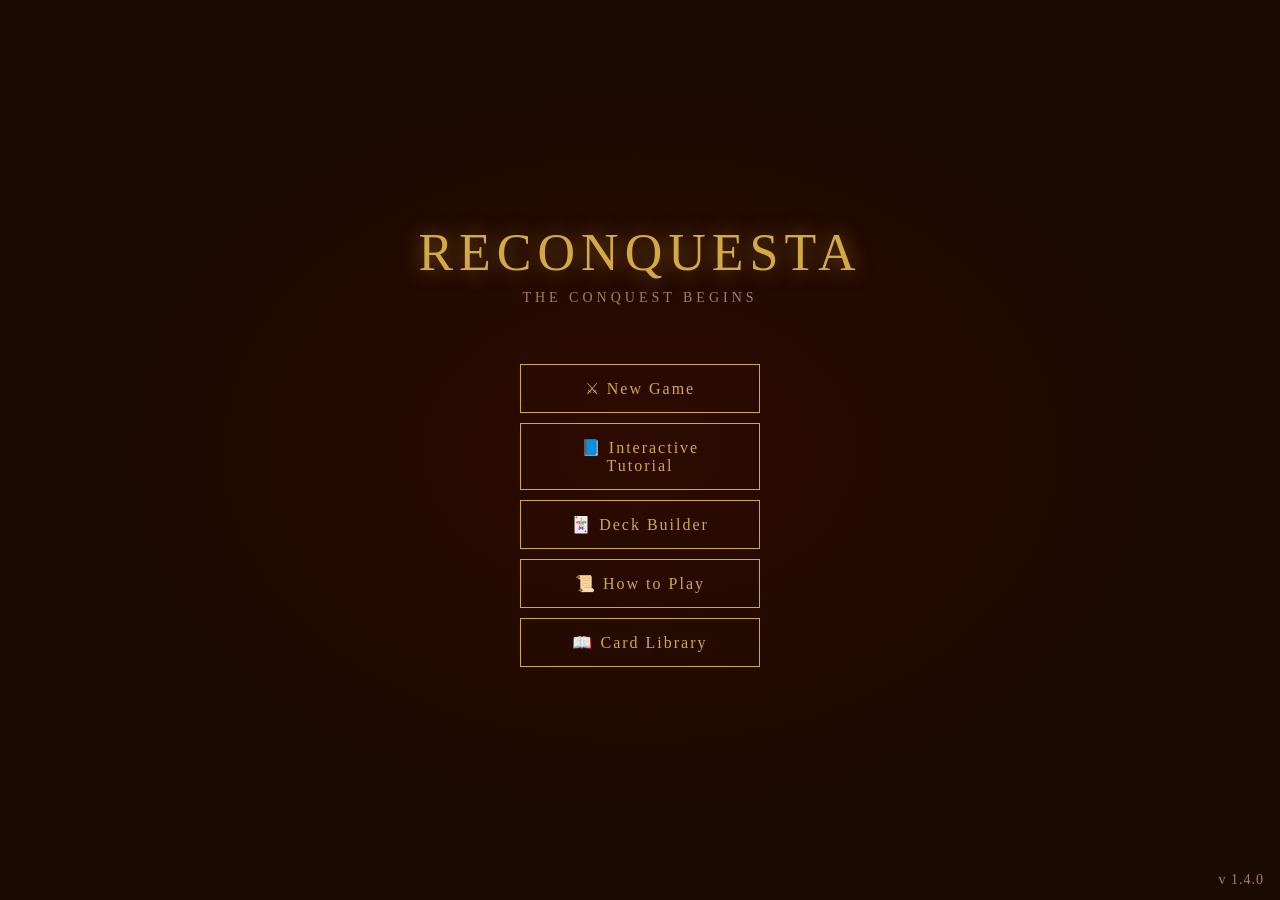
<file: games/reconquesta.html>
<!DOCTYPE html>
<html lang="en">
<head>
  <meta charset="UTF-8">
  <meta name="viewport" content="width=device-width, initial-scale=1.0">
  <title>Reconquesta</title>
  <link rel="icon" type="image/jpeg" href="../assets/images/favicon.jpg">
  <style>
    *, *::before, *::after { box-sizing: border-box; margin: 0; padding: 0; }
    h1 { font-weight: normal; }
    body { font-family: Georgia, serif; background: #1a0a00; color: #f0e6d0; min-height: 100vh; overflow-x: hidden; }
    :focus-visible { outline: 2px solid #d4a843; outline-offset: 2px; }
    .screen { display: none; min-height: 100vh; min-height: 100dvh; }
    .screen.active { display: flex; flex-direction: column; align-items: center; justify-content: center; }
    #title-screen { background: radial-gradient(ellipse at center, #2d0a00 0%, #1a0a00 70%); text-align: center; padding: 40px 20px; }
    .game-title { font-size: 52px; color: #d4a843; letter-spacing: 6px; text-shadow: 0 0 20px #d4a84380; margin-bottom: 8px; }
    .game-subtitle { font-size: 14px; color: #a08060; letter-spacing: 4px; margin-bottom: 48px; }
    .menu-btn { display: block; width: 240px; padding: 14px 24px; margin: 10px auto; background: transparent; border: 1px solid #d4a843; color: #d4a843; font-family: Georgia, serif; font-size: 16px; letter-spacing: 2px; cursor: pointer; transition: background 0.2s; }
    .menu-btn:hover { background: #d4a84320; }
    #game-screen { background: #1a0a00; padding: 0; }
    #game-screen.active { display: block; }
    .game-layout { display: grid; grid-template-columns: 185px 1fr 205px; height: 100vh; height: 100dvh; }
    .left-panel, .right-panel { background: #120800; display: flex; flex-direction: column; padding: 10px; gap: 8px; overflow-y: auto; }
    .left-panel { border-right: 1px solid #3d2000; }
    .right-panel { border-left: 1px solid #3d2000; }
    .panel-title { font-size: 15px; color: #d4a843; letter-spacing: 3px; text-transform: uppercase; border-bottom: 1px solid #3d2000; padding-bottom: 5px; margin-bottom: 3px; }
    .resource-grid { display: grid; grid-template-columns: 1fr 1fr; gap: 3px; }
    .res-token { display: flex; align-items: center; gap: 4px; font-size: 16px; padding: 3px 5px; border-radius: 3px; background: #1e1000; }
    .res-dot { width: 10px; height: 10px; border-radius: 50%; flex-shrink: 0; }
    .res-W { background: #3a8cc4; } .res-E { background: #6b4c2a; } .res-F { background: #c44a1a; } .res-L { background: #d4c060; } .res-D { background: #6a3a9a; }
    .hand-area { flex: 1; overflow-y: auto; }
    .hand-card { background: #1e1000; border: 1px solid #3d2000; border-radius: 3px; padding: 5px; margin-bottom: 5px; cursor: pointer; transition: border-color 0.15s; }
    .hand-card:hover { border-color: #d4a843; } .hand-card.selected { border-color: #d4a843; background: #2a1800; } .hand-card.unplayable { opacity: 0.45; cursor: default; }
    .hc-name { font-size: 13px; color: #f0e6d0; font-weight: bold; margin-bottom: 1px; }
    .hc-type { font-size: 11px; color: #a08060; margin-bottom: 2px; }
    .hc-cost { font-size: 11px; color: #d4a843; } .hc-stats { font-size: 11px; color: #c0a080; }
    .center-area { display: flex; flex-direction: column; }
    .player-info-bar { display: flex; align-items: center; justify-content: space-between; padding: 6px 12px; background: #120800; border-bottom: 1px solid #3d2000; }
    .glory-val { font-size: 20px; color: #d4a843; font-weight: bold; } .glory-label { font-size: 12px; color: #a08060; }
    .glory-display { display: flex; align-items: center; gap: 6px; }
    .phase-bar { background: #0d0500; border-bottom: 1px solid #3d2000; display: flex; align-items: center; justify-content: center; }
    .phase-tab { padding: 4px 8px; font-size: 11px; color: #a08060; letter-spacing: 1px; border-right: 1px solid #3d2000; }
    .phase-tab.active { color: #d4a843; background: #1e1000; }
    .battlefield-wrap { flex: 1; overflow: auto; display: flex; align-items: center; justify-content: center; background: #1a0a00; padding: 4px; }
    .battlefield { display: grid; grid-template-columns: repeat(5, 1fr); grid-template-rows: repeat(8, 1fr); gap: 2px; width: 100%; max-width: 430px; }
    .bf-cell { aspect-ratio: 1; border-radius: 3px; border: 1px solid #3d2000; display: flex; flex-direction: column; align-items: stretch; cursor: pointer; position: relative; transition: all 0.12s; min-height: 42px; overflow: hidden; }
    .bf-cell .zone-label { font-size: 9px; color: #ffffff20; position: absolute; top: 2px; left: 2px; z-index: 1; }
    .zone-rz_p1 { background: #001a0d; } .zone-rz_p2 { background: #1a0000; } .zone-burz_p1 { background: #002a18; } .zone-burz_p2 { background: #2a0010; } .zone-ad_p1 { background: #0a1220; } .zone-ad_p2 { background: #200a10; } .zone-bf { background: #141008; }
    .bf-cell.highlight-move { border-color: #00cc66 !important; background: #003318 !important; }
    .bf-cell.highlight-attack { border-color: #cc2200 !important; background: #220000 !important; cursor: crosshair; }
    .bf-cell.highlight-recruit { border-color: #d4a843 !important; background: #2a1800 !important; }
    .bf-cell.highlight-obstacle { border-color: #aa8800 !important; background: #221800 !important; }
    .bf-cell.highlight-obstacle-preview { border-color: #554400 !important; background: #181000 !important; opacity: 0.7; cursor: not-allowed !important; }
    .bf-cell.highlight-anchor { border-color: #ffcc00 !important; background: #332200 !important; box-shadow: 0 0 6px #ffcc0060; }
    .cell-stack { display: flex; flex-direction: column; gap: 1px; padding: 1px; width: 100%; height: 100%; }
    .cell-layer { border-radius: 2px; border: 1px solid; font-size: 9px; padding: 1px 2px; line-height: 1.2; flex-shrink: 0; }
    .layer-conqueror.p1 { border-color: #00cc66; background: #002211; color: #00cc66; }
    .layer-conqueror.p2 { border-color: #ff4422; background: #220000; color: #ff4422; }
    .layer-artillery.p1 { border-color: #4488ff; background: #001133; color: #4488ff; }
    .layer-artillery.p2 { border-color: #ff8844; background: #221100; color: #ff8844; }
    .layer-obstacle { border-color: #887755; background: #1a1408; color: #aa9966; }
    .layer-trap { border-color: #aa4488; background: #1a0014; color: #cc66aa; }
    .layer-trap.facedown { border-color: #554455; background: #110011; color: #554455; }
    .layer-name { white-space: nowrap; overflow: hidden; text-overflow: ellipsis; }
    .layer-stats { display: flex; justify-content: space-between; font-size: 8px; }
    .owner-glyph { font-size: 7px; font-weight: bold; opacity: 0.85; margin-right: 1px; }
    .layer-hp { height: 2px; border-radius: 1px; background: #cc2200; margin-top: 1px; }
    .layer-hp-fill { height: 100%; border-radius: 1px; background: #00cc66; }
    .layer-exhausted { opacity: 0.5; }
    .action-btn { width: 100%; padding: 7px 8px; background: transparent; border: 1px solid #3d2000; color: #d4a843; font-family: Georgia, serif; font-size: 14px; letter-spacing: 1px; cursor: pointer; transition: all 0.15s; margin-bottom: 3px; border-radius: 2px; text-align: left; }
    .action-btn:hover:not(:disabled) { background: #2a1800; border-color: #d4a843; }
    .action-btn:disabled { opacity: 0.3; cursor: default; }
    .action-btn.danger { border-color: #cc2200; color: #cc4422; }
    .action-btn.danger:hover:not(:disabled) { background: #220000; }
    .action-btn.safe { border-color: #00aa44; color: #00cc66; }
    .action-btn.safe:hover:not(:disabled) { background: #003311; }
    .action-btn.undo-btn { border-color: #6644aa; color: #aa88dd; }
    .action-btn.undo-btn:hover:not(:disabled) { background: #1a0033; border-color: #aa88dd; }
    .action-btn.cancel-btn { border-color: #555; color: #888; }
    .action-btn.surrender-btn { border-color: #880000; color: #aa2222; }
    .kbd { display: inline-block; font-size: 12px; font-family: monospace; background: #2a1800; border: 1px solid #664400; border-radius: 2px; padding: 0 3px; margin-left: 4px; color: #d4a84390; vertical-align: middle; }
    .log-area { flex: 1; overflow-y: auto; background: #0d0500; border: 1px solid #3d2000; border-radius: 3px; padding: 5px; min-height: 80px; }
    .log-entry { font-size: 11px; color: #a08060; padding: 2px 0; border-bottom: 1px solid #3d200015; line-height: 1.3; }
    .log-entry.important { color: #d4a843; } .log-entry.combat { color: #cc4422; } .log-entry.p1 { color: #00cc66; } .log-entry.p2 { color: #ff4422; } .log-entry.undo { color: #aa88dd; }
    .card-detail { background: #1e1000; border: 1px solid #3d2000; border-radius: 3px; padding: 7px; font-size: 12px; min-height: 90px; }
    .cd-name { color: #d4a843; font-size: 14px; margin-bottom: 2px; } .cd-type { color: #a08060; font-size: 11px; margin-bottom: 3px; }
    .cd-text { color: #c0b090; line-height: 1.4; } .cd-stats { margin-top: 5px; display: flex; gap: 6px; flex-wrap: wrap; }
    .cd-stat { color: #d4a843; font-size: 12px; } .cd-weakness { font-size: 11px; color: #cc4422; margin-top: 3px; }
    .modal-overlay { display: none; position: fixed; inset: 0; background: #000000cc; z-index: 100; align-items: center; justify-content: center; }
    .modal-overlay.active { display: flex; }
    .modal-box { background: #1a0a00; border: 1px solid #d4a843; padding: 22px; max-width: 460px; width: 95%; border-radius: 4px; max-height: 92vh; overflow-y: auto; }
    .modal-title { font-size: 20px; color: #d4a843; margin-bottom: 10px; letter-spacing: 2px; }
    .modal-body { font-size: 14px; color: #c0b090; line-height: 1.6; margin-bottom: 16px; }
    .modal-btns { display: flex; gap: 10px; justify-content: flex-end; flex-wrap: wrap; }
    .modal-btn { padding: 7px 16px; border: 1px solid #d4a843; background: transparent; color: #d4a843; font-family: Georgia, serif; font-size: 14px; cursor: pointer; border-radius: 2px; }
    .modal-btn:hover { background: #2a1800; } .modal-btn.secondary { border-color: #3d2000; color: #a08060; }
    #setup-screen { background: radial-gradient(ellipse at center, #2d0a00 0%, #1a0a00 70%); padding: 20px; }
    .setup-box { background: #1a0a00; border: 1px solid #d4a843; padding: 26px; max-width: 500px; width: 95%; border-radius: 4px; }
    .setup-title { font-size: 20px; color: #d4a843; letter-spacing: 3px; margin-bottom: 18px; text-align: center; }
    .setup-field { margin-bottom: 14px; } .setup-label { font-size: 11px; color: #a08060; letter-spacing: 1px; display: block; margin-bottom: 5px; }
    .setup-input { width: 100%; padding: 7px 10px; background: #0d0500; border: 1px solid #3d2000; color: #f0e6d0; font-family: Georgia, serif; font-size: 14px; border-radius: 2px; }
    .setup-input:focus { outline: none; border-color: #d4a843; }
    .setup-row { display: flex; gap: 12px; } .setup-row .setup-field { flex: 1; }
    fieldset { border: none; padding: 0; }
    .setup-actions { display: flex; gap: 10px; justify-content: flex-end; margin-top: 16px; }
    .r { display: none; }     .rl { padding: 5px 12px; border: 1px solid #3d2000; color: #a08060; font-size: 12px; cursor: pointer; border-radius: 2px; transition: all 0.15s; display: inline-block; margin-right: 6px; margin-bottom: 4px; }
    .r:checked + .rl { border-color: #d4a843; color: #d4a843; background: #2a1800; }
    .final-charge-badge { background: #cc220020; border: 1px solid #cc2200; color: #cc4422; font-size: 8px; padding: 1px 5px; border-radius: 2px; }
    .ab { display: inline-block; font-size: 11px; padding: 1px 5px; border-radius: 2px; margin-left: 3px; }
    .ab-W { background: #0a2a40; color: #3a8cc4; } .ab-E { background: #2a1a08; color: #9a7040; } .ab-F { background: #3a1000; color: #c44a1a; } .ab-L { background: #2a2800; color: #c8b840; } .ab-D { background: #1a0a2a; color: #8a4ab4; } .ab-NA, .ab-Universal { background: #1e1e1e; color: #888; }
    .dmg-badge { position: absolute; bottom: 1px; right: 1px; z-index: 4; background: #cc2200; color: #fff; font-size: 8px; font-weight: bold; padding: 0 3px; border-radius: 3px; pointer-events: none; box-shadow: 0 0 3px #000; }
    .dmg-badge.lethal { background: #ffcc00; color: #1a0a00; }
    .dmg-badge .wk { color: #ffd0d0; font-size: 7px; }
    .af-panel { background: #0d0500; border: 1px solid #3d2000; border-radius: 3px; padding: 6px; }
    .af-panel-title { font-size: 13px; color: #d4a843; letter-spacing: 2px; text-transform: uppercase; margin-bottom: 5px; display: flex; align-items: center; justify-content: space-between; cursor: pointer; }
    .af-toggle-all { font-size: 12px; color: #a08060; letter-spacing: 0; text-transform: none; border: 1px solid #3d2000; padding: 1px 5px; border-radius: 2px; background: transparent; cursor: pointer; }
    .af-toggle-all:hover { color: #d4a843; border-color: #d4a843; }
    .af-rows { display: flex; flex-direction: column; gap: 4px; }
    .af-row { display: flex; align-items: center; gap: 6px; font-size: 10px; color: #c0b090; cursor: pointer; padding: 2px 0; }
    .af-row:hover { color: #f0e6d0; }
    .af-switch { position: relative; width: 28px; height: 14px; flex-shrink: 0; }
    .af-switch input { opacity: 0; width: 0; height: 0; position: absolute; }
    .af-slider { position: absolute; inset: 0; background: #2a1000; border: 1px solid #3d2000; border-radius: 7px; transition: background 0.2s; }
    .af-slider::before { content: ''; position: absolute; width: 10px; height: 10px; left: 1px; top: 1px; background: #a08060; border-radius: 50%; transition: transform 0.2s; }
    .af-switch input:checked + .af-slider { background: #1a3a10; border-color: #00aa44; }
    .af-switch input:checked + .af-slider::before { transform: translateX(14px); background: #00cc66; }
    .af-label { flex: 1; line-height: 1.3; }
    .turn-info { text-align: center; }
    .turn-player-name { font-size: 13px; color: #d4a843; }
    .turn-charge { font-size: 10px; color: #a08060; }
    .deck-info { font-size: 10px; color: #a08060; }
    .kbd-hint { font-size: 9px; color: #a08060; text-align: center; padding: 2px 0; letter-spacing: 1px; }
    #deckbuilder-screen { background: #1a0a00; padding: 0; }
    #deckbuilder-screen.active { display: block; }
    .db-layout { display: grid; grid-template-columns: 1fr 220px 260px; height: 100vh; height: 100dvh; }
    .db-library { background: #0d0500; border-right: 1px solid #3d2000; display: flex; flex-direction: column; padding: 12px; overflow: hidden; }
    .db-deck-panel { background: #120800; border-right: 1px solid #3d2000; display: flex; flex-direction: column; padding: 12px; overflow: hidden; }
    .db-detail-panel { background: #0a0500; display: flex; flex-direction: column; padding: 12px; overflow-y: auto; }
    .db-title { font-size: 19px; color: #d4a843; letter-spacing: 3px; margin-bottom: 10px; }
    .db-filters { display: flex; gap: 5px; flex-wrap: wrap; margin-bottom: 8px; }
    .db-filter-btn { padding: 3px 9px; border: 1px solid #3d2000; background: transparent; color: #a08060; font-size: 13px; cursor: pointer; border-radius: 2px; font-family: Georgia, serif; }
    .db-filter-btn.active { border-color: #d4a843; color: #d4a843; background: #1e1000; }
    .db-search { width: 100%; padding: 6px 10px; background: #0d0500; border: 1px solid #3d2000; color: #f0e6d0; font-family: Georgia, serif; font-size: 15px; border-radius: 2px; margin-bottom: 8px; }
    .db-search:focus { outline: none; border-color: #d4a843; }
    .db-card-grid { flex: 1; overflow-y: auto; display: grid; grid-template-columns: 1fr 1fr; gap: 5px; }
    .db-card { background: #1e1000; border: 1px solid #3d2000; border-radius: 3px; padding: 5px; cursor: pointer; transition: border-color 0.15s; position: relative; }
    .db-card:hover { border-color: #d4a843; } .db-card.maxed { opacity: 0.4; cursor: default; }
    .db-card-name { font-size: 11px; color: #f0e6d0; font-weight: bold; margin-bottom: 2px; }
    .db-card-meta { font-size: 9px; color: #a08060; } .db-card-cost { font-size: 9px; color: #d4a843; }
    .db-card-count { position: absolute; top: 4px; right: 4px; background: #d4a843; color: #1a0a00; font-size: 10px; font-weight: bold; width: 18px; height: 18px; border-radius: 50%; display: flex; align-items: center; justify-content: center; }
    .db-card-info { position: absolute; bottom: 4px; right: 4px; background: #3d2000; border: none; color: #d4a843; font-size: 9px; cursor: pointer; width: 16px; height: 16px; border-radius: 50%; line-height: 16px; text-align: center; padding: 0; }
    .db-card-info:hover { background: #d4a843; color: #1a0a00; }
    .db-deck-list { flex: 1; overflow-y: auto; margin-bottom: 8px; }
    .db-deck-entry { display: flex; align-items: center; gap: 5px; padding: 3px 5px; background: #1e1000; border: 1px solid #3d2000; border-radius: 3px; margin-bottom: 3px; font-size: 10px; }
    .db-deck-entry-name { flex: 1; color: #f0e6d0; white-space: nowrap; overflow: hidden; text-overflow: ellipsis; }
    .db-deck-entry-count { color: #d4a843; font-size: 11px; min-width: 18px; text-align: center; }
    .db-deck-entry-remove { background: #3d2000; border: none; color: #cc4422; cursor: pointer; width: 16px; height: 16px; border-radius: 2px; font-size: 11px; line-height: 1; }
    .db-deck-stats { font-size: 11px; color: #a08060; margin-bottom: 6px; }
    .db-deck-valid { color: #00cc66; } .db-deck-invalid { color: #cc4422; }
    .db-btn { width: 100%; padding: 7px; background: transparent; border: 1px solid #d4a843; color: #d4a843; font-family: Georgia, serif; font-size: 11px; cursor: pointer; border-radius: 2px; margin-bottom: 4px; }
    .db-btn:hover { background: #2a1800; } .db-btn.sec { border-color: #3d2000; color: #a08060; }
    .db-presets { display: flex; gap: 4px; flex-wrap: wrap; margin-bottom: 6px; }
    .db-preset-btn { padding: 3px 7px; border: 1px solid #3d2000; background: transparent; color: #a08060; font-size: 10px; cursor: pointer; border-radius: 2px; font-family: Georgia, serif; }
    .db-preset-btn:hover { border-color: #d4a843; color: #d4a843; }
    .db-detail-empty { color: #a08060; font-size: 11px; text-align: center; margin-top: 40px; }
    .db-detail-name { font-size: 15px; color: #d4a843; font-weight: bold; margin-bottom: 4px; }
    .db-detail-meta { font-size: 10px; color: #a08060; margin-bottom: 8px; }
    .db-detail-section { margin-bottom: 10px; }
    .db-detail-label { font-size: 9px; color: #d4a843; letter-spacing: 2px; text-transform: uppercase; border-bottom: 1px solid #3d2000; padding-bottom: 3px; margin-bottom: 5px; }
    .db-detail-row { display: flex; justify-content: space-between; font-size: 11px; color: #f0e6d0; padding: 2px 0; }
    .db-detail-row span:first-child { color: #a08060; }
    .db-detail-text { font-size: 11px; color: #c0b090; line-height: 1.5; }
    .db-detail-weak { color: #cc4422 !important; }
    .db-detail-clear { font-size: 10px; color: #00aa44; margin-top: 3px; }
    .db-detail-add { width: 100%; padding: 7px; background: transparent; border: 1px solid #d4a843; color: #d4a843; font-family: Georgia, serif; font-size: 11px; cursor: pointer; border-radius: 2px; margin-top: 8px; }
    .db-detail-add:hover { background: #2a1800; } .db-detail-add:disabled { opacity: 0.4; cursor: default; }
    ::-webkit-scrollbar { width: 3px; } ::-webkit-scrollbar-track { background: transparent; } ::-webkit-scrollbar-thumb { background: #3d2000; border-radius: 2px; }

    /* ===== Mobile/tablet (<=900px) overrides — desktop layout above is untouched ===== */
    @media (max-width: 900px) {
      /* --- Step 1: readable text sizes + bigger tap targets --- */
      .cell-layer { font-size: 11px; }
      .layer-stats { font-size: 10px; }
      .owner-glyph { font-size: 9px; }
      .bf-cell { min-height: 46px; }
      .hc-type, .hc-cost, .hc-stats { font-size: 12px; }
      .cd-type { font-size: 12px; }
      .log-entry { font-size: 12px; }
      .db-card-name { font-size: 12px; }
      .db-card-meta, .db-card-cost { font-size: 11px; }
      .db-detail-text, .db-detail-row, .db-detail-meta { font-size: 12px; }
      .af-row { font-size: 11px; }
      .turn-charge, .deck-info { font-size: 11px; }
      .db-card-info { width: 22px; height: 22px; line-height: 22px; font-size: 11px; }
      .db-deck-entry-remove { width: 22px; height: 22px; font-size: 12px; }
      .action-btn, .db-btn, .modal-btn { padding-top: 10px; padding-bottom: 10px; }
      .rl { padding: 8px 12px; }

      /* --- Step 2: keyboard-shortcut hints are meaningless on touch devices --- */
      .kbd, .kbd-hint { display: none; }

      /* --- Step 4: stack the two setup-screen name fields instead of squeezing them --- */
      .setup-row { flex-direction: column; }

      /* --- Step 6: stack the 3-column Game and Deck Builder layouts --- */
      .game-layout {
        display: flex;
        flex-direction: column;
        height: auto;
        min-height: 100vh;
        min-height: 100dvh;
      }
      .center-area { order: 1; }
      .left-panel { order: 2; border-right: none; border-top: 1px solid #3d2000; }
      .right-panel { order: 3; border-left: none; border-top: 1px solid #3d2000; }
      .hand-area { flex: none; max-height: 38vh; }
      .log-area { flex: none; max-height: 180px; }
      .battlefield-wrap { flex: none; overflow: visible; }
      .battlefield { max-width: 100%; }

      .db-layout {
        display: flex;
        flex-direction: column;
        height: auto;
        min-height: 100vh;
        min-height: 100dvh;
      }
      .db-library, .db-deck-panel, .db-detail-panel {
        border-right: none;
        border-top: 1px solid #3d2000;
        overflow: visible;
      }
      .db-card-grid { flex: none; max-height: 50vh; }
      .db-deck-list { flex: none; max-height: 30vh; }
    }
  </style>
  <!-- Google tag (gtag.js) -->
  <script async src="https://www.googletagmanager.com/gtag/js?id=G-2QTVG7MMCP"></script>
  <script>
    window.dataLayer = window.dataLayer || [];
    function gtag(){dataLayer.push(arguments);}
    gtag('js', new Date());
    gtag('config', 'G-2QTVG7MMCP');
  </script>
</head>
<body>

  <main id="title-screen" class="screen active">
    <h1 class="game-title">RECONQUESTA</h1>
    <p class="game-subtitle">THE CONQUEST BEGINS</p>
    <nav aria-label="Main menu">
      <button class="menu-btn" id="btn-new-game">⚔ New Game</button>
      <button class="menu-btn" id="btn-tutorial">📘 Interactive Tutorial</button>
      <button class="menu-btn" id="btn-deck-builder">🃏 Deck Builder</button>
      <button class="menu-btn" id="btn-rules">📜 How to Play</button>
      <button class="menu-btn" id="btn-card-library">📖 Card Library</button>
    </nav>
    <div style="position:fixed;bottom:12px;right:16px;font-size:14px;color:#a08060;letter-spacing:1px;font-family:Georgia,serif;">v 1.4.0</div>
  </main>

  <div id="tutorial-overlay" style="display:none;position:fixed;inset:0;z-index:200;pointer-events:none;">
    <div id="tut-mask" style="position:absolute;inset:0;background:transparent;pointer-events:none;"></div>
    <div id="tut-box" style="
      display:none;position:absolute;pointer-events:all;
      background:#1a0a00;border:1px solid #d4a843;border-radius:4px;
      padding:18px 20px;max-width:460px;width:90%;z-index:201;
      font-family:Georgia,serif;color:#f0e6d0;box-shadow:0 4px 24px #000a;
    ">
      <div id="tut-step-label" style="font-size:10px;color:#a08060;letter-spacing:2px;margin-bottom:6px;text-transform:uppercase;"></div>
      <div id="tut-title" style="font-size:16px;color:#d4a843;margin-bottom:8px;font-weight:normal;"></div>
      <div id="tut-body" style="font-size:13px;color:#c0b090;line-height:1.6;margin-bottom:14px;"></div>
      <div id="tut-action-hint" style="font-size:11px;color:#d4a843;font-style:italic;margin-bottom:10px;"></div>
      <div style="display:flex;gap:10px;justify-content:flex-end;align-items:center;white-space:nowrap;">
        <button id="tut-exit" style="
          padding:5px 12px;border:1px solid #880000;background:transparent;
          color:#aa2222;font-family:Georgia,serif;font-size:12px;cursor:pointer;border-radius:2px;
        ">Exit Tutorial</button>
        <button id="tut-prev" style="
          padding:7px 14px;border:1px solid #6644aa;background:transparent;
          color:#aa88dd;font-family:Georgia,serif;font-size:13px;cursor:pointer;border-radius:2px;
        ">← Back <span class="kbd" style="color:#aa88dd90;border-color:#6644aa;background:#1a0033;">B</span></button>
        <button id="tut-next" style="
          padding:7px 16px;border:1px solid #d4a843;background:transparent;
          color:#d4a843;font-family:Georgia,serif;font-size:13px;cursor:pointer;border-radius:2px;
        ">Next →</button>
      </div>
    </div>
  </div>

  <section id="setup-screen" class="screen" aria-label="Game setup">
    <div class="setup-box">
      <h2 class="setup-title">PREPARE FOR CONQUEST</h2>
      <div class="setup-row">
        <div class="setup-field">
          <label class="setup-label" for="p1name">MAJESTY 1 NAME</label>
          <input class="setup-input" id="p1name" type="text" value="Majesty 1">
        </div>
        <div class="setup-field">
          <label class="setup-label" for="p2name">MAJESTY 2 NAME</label>
          <input class="setup-input" id="p2name" type="text" value="Majesty 2">
        </div>
      </div>
      <fieldset class="setup-field">
        <legend class="setup-label">GAME MODE</legend>
        <input class="r" type="radio" name="mode" id="mode-pvp" value="pvp" checked><label class="rl" for="mode-pvp">⚔ Pass &amp; Play</label>
        <input class="r" type="radio" name="mode" id="mode-ai" value="ai"><label class="rl" for="mode-ai">🤖 vs AI</label>
      </fieldset>
      <fieldset class="setup-field">
        <legend class="setup-label">STARTING RESOURCES</legend>
        <input class="r" type="radio" name="resbefore" id="res-before" value="before" checked><label class="rl" for="res-before">Before Hand</label>
        <input class="r" type="radio" name="resbefore" id="res-after" value="after"><label class="rl" for="res-after">After Hand</label>
      </fieldset>
      <fieldset class="setup-field">
        <legend class="setup-label">DECK — MAJESTY 1</legend>
        <input class="r" type="radio" name="deck1" id="d1-bal" value="balanced" checked><label class="rl" for="d1-bal">Balanced</label>
        <input class="r" type="radio" name="deck1" id="d1-fire" value="fire"><label class="rl" for="d1-fire">🔥 Fire</label>
        <input class="r" type="radio" name="deck1" id="d1-water" value="water"><label class="rl" for="d1-water">💧 Water</label>
        <input class="r" type="radio" name="deck1" id="d1-dark" value="dark"><label class="rl" for="d1-dark">🌑 Dark</label>
        <input class="r" type="radio" name="deck1" id="d1-earth" value="earth"><label class="rl" for="d1-earth">🌍 Earth</label>
        <input class="r" type="radio" name="deck1" id="d1-light" value="light"><label class="rl" for="d1-light">✨ Light</label>
        <input class="r" type="radio" name="deck1" id="d1-custom" value="custom"><label class="rl" for="d1-custom" id="d1-custom-label">✏ Custom</label>
      </fieldset>
      <fieldset class="setup-field">
        <legend class="setup-label">DECK — MAJESTY 2</legend>
        <input class="r" type="radio" name="deck2" id="d2-bal" value="balanced" checked><label class="rl" for="d2-bal">Balanced</label>
        <input class="r" type="radio" name="deck2" id="d2-fire" value="fire"><label class="rl" for="d2-fire">🔥 Fire</label>
        <input class="r" type="radio" name="deck2" id="d2-water" value="water"><label class="rl" for="d2-water">💧 Water</label>
        <input class="r" type="radio" name="deck2" id="d2-dark" value="dark"><label class="rl" for="d2-dark">🌑 Dark</label>
        <input class="r" type="radio" name="deck2" id="d2-earth" value="earth"><label class="rl" for="d2-earth">🌍 Earth</label>
        <input class="r" type="radio" name="deck2" id="d2-light" value="light"><label class="rl" for="d2-light">✨ Light</label>
        <input class="r" type="radio" name="deck2" id="d2-custom" value="custom"><label class="rl" for="d2-custom" id="d2-custom-label">✏ Custom</label>
      </fieldset>
      <div class="setup-actions">
        <button class="modal-btn secondary" id="btn-setup-back">Back</button>
        <button class="modal-btn" id="btn-setup-start">Begin Conquest →</button>
      </div>
    </div>
  </section>

  <section id="deckbuilder-screen" class="screen" aria-label="Deck builder">
    <div class="db-layout">
      <aside class="db-library" aria-label="Card library">
        <h2 class="db-title">CARD LIBRARY</h2>
        <input class="db-search" id="db-search" type="search" placeholder="Search cards…">
        <div class="db-filters" id="db-filters" role="toolbar" aria-label="Filter by type or attribute"></div>
        <div class="db-card-grid" id="db-card-grid" role="list"></div>
      </aside>
      <section class="db-deck-panel" aria-label="Your deck">
        <h2 class="db-title">YOUR DECK</h2>
        <div class="db-presets" id="db-presets" role="toolbar" aria-label="Preset decks"></div>
        <p class="db-deck-stats" id="db-deck-stats" aria-live="polite"></p>
        <div class="db-deck-list" id="db-deck-list" role="list"></div>
        <button class="db-btn" id="btn-db-save">💾 Save Custom Deck</button>
        <button class="db-btn" id="btn-db-clear">🗑 Clear</button>
        <button class="db-btn sec" id="btn-db-back">← Back to Title</button>
      </section>
      <aside class="db-detail-panel" aria-label="Card details">
        <h2 class="panel-title">CARD DETAILS</h2>
        <p class="db-detail-empty" id="db-detail-empty">Click any card to inspect it</p>
        <div id="db-detail-content" style="display:none;"></div>
      </aside>
    </div>
  </section>

  <section id="game-screen" class="screen" aria-label="Game board">
    <div class="game-layout">
      <aside class="left-panel" aria-label="Player hand and resources">
        <h2 class="panel-title" id="hand-panel-title">YOUR HAND</h2>
        <div class="hand-area" id="hand-area" role="list" aria-label="Cards in hand"></div>
        <div>
          <h3 class="panel-title">RESOURCES</h3>
          <div class="resource-grid" id="resource-display" aria-label="Resource counts"></div>
        </div>
        <div>
          <h3 class="panel-title">DECK / UNDERCROFT</h3>
          <p class="deck-info" id="deck-info">—</p>
        </div>
      </aside>

      <main class="center-area">
        <header class="player-info-bar" aria-label="Opponent info">
          <div class="glory-display">
            <span class="glory-val" id="opp-glory">20</span>
            <span class="glory-label">GLORY</span>
          </div>
          <span id="opp-name" style="font-size:19px;color:#d4a843;"></span>
          <span id="opp-fc"></span>
          <span id="opp-deck-info" style="font-size:17px;color:#d4a843;"></span>
        </header>
        <nav class="phase-bar" role="tablist" aria-label="Turn phases">
          <div class="phase-tab" id="ph-draw"       role="tab" aria-selected="false">DRAW</div>
          <div class="phase-tab" id="ph-pillage"    role="tab" aria-selected="false">PILLAGE</div>
          <div class="phase-tab" id="ph-strategize" role="tab" aria-selected="false">STRATEGIZE</div>
          <div class="phase-tab" id="ph-combat"     role="tab" aria-selected="false">COMBAT</div>
          <div class="phase-tab" id="ph-recover"    role="tab" aria-selected="false">RECOVER</div>
          <div class="phase-tab" id="ph-end"        role="tab" aria-selected="false">END</div>
        </nav>
        <div class="battlefield-wrap">
          <div class="battlefield" id="battlefield" role="grid" aria-label="Battlefield"></div>
        </div>
        <footer class="player-info-bar" aria-label="Active player info">
          <div class="glory-display">
            <span class="glory-val" id="act-glory">20</span>
            <span class="glory-label">GLORY</span>
          </div>
          <span id="act-name" style="font-size:19px;color:#d4a843;"></span>
          <span id="act-final-charge"></span>
        </footer>
      </main>

      <aside class="right-panel" aria-label="Actions and game log">
        <div class="turn-info">
          <p class="turn-player-name" id="turn-player-label">—</p>
          <p class="turn-charge"      id="turn-charge-label">Charge 1</p>
        </div>
        <nav aria-label="Turn actions">
          <button class="action-btn safe"         id="btn-draw">Draw Card <span class="kbd">D</span></button>
          <button class="action-btn"              id="btn-pillage"    disabled>Pillage Resources <span class="kbd">P</span></button>
          <button class="action-btn"              id="btn-strategize" disabled>Strategize Phase <span class="kbd">S</span></button>
          <button class="action-btn danger"       id="btn-combat"     disabled>Combat Phase <span class="kbd">C</span></button>
          <button class="action-btn"              id="btn-recover"    disabled>Recover Phase <span class="kbd">V</span></button>
          <button class="action-btn danger"       id="btn-end"        disabled>End Turn <span class="kbd">E</span></button>
          <button class="action-btn"              id="btn-recruit"    disabled>Recruit / Play Card <span class="kbd">R</span></button>
          <button class="action-btn"              id="btn-move"       disabled>Move Selected <span class="kbd">M</span></button>
          <button class="action-btn cancel-btn"   id="btn-cancel"     disabled>Cancel <span class="kbd">Esc</span></button>
          <button class="action-btn undo-btn"     id="btn-undo"       disabled>↩ Undo <span class="kbd">U</span></button>
          <button class="action-btn surrender-btn" id="btn-surrender">⚑ Surrender</button>
        </nav>
        <p class="kbd-hint">D P S R M C V E Esc U=Undo</p>
        <button class="action-btn" id="btn-autoflow" style="border-color:#554400;color:#aa8800;">⚙ Auto-Flow Settings</button>
        <div>
          <h3 class="panel-title">SELECTED</h3>
          <div class="card-detail" id="card-detail"><p style="color:#a08060;font-size:10px;">Click a card to inspect</p></div>
        </div>
        <div style="flex:1;display:flex;flex-direction:column;min-height:0;">
          <h3 class="panel-title">BATTLE LOG</h3>
          <div class="log-area" id="log-area" role="log" aria-live="polite" aria-atomic="false" aria-label="Battle log"></div>
        </div>
      </aside>
    </div>
  </section>

  <div id="cell-tooltip" style="display:none;position:fixed;z-index:250;pointer-events:none;background:#1a0a00;border:1px solid #d4a843;border-radius:4px;padding:8px 10px;max-width:240px;font-family:Georgia,serif;font-size:11px;color:#f0e6d0;box-shadow:0 4px 16px #000a;line-height:1.4;"></div>

  <!-- Pass-and-play curtain -->
  <div id="curtain-overlay" style="display:none;position:fixed;inset:0;background:#0d0500;z-index:300;flex-direction:column;align-items:center;justify-content:center;text-align:center;padding:40px;">
    <div style="font-size:36px;color:#d4a843;letter-spacing:6px;margin-bottom:12px;">RECONQUESTA</div>
    <div id="curtain-player-name" style="font-size:22px;color:#f0e6d0;margin-bottom:8px;"></div>
    <div style="font-size:13px;color:#a08060;margin-bottom:40px;letter-spacing:2px;">YOUR TURN</div>
    <button id="curtain-btn" style="padding:14px 36px;border:1px solid #d4a843;background:transparent;color:#d4a843;font-family:Georgia,serif;font-size:16px;letter-spacing:2px;cursor:pointer;border-radius:2px;">Begin Turn</button>
  </div>

  <!-- Auto-Flow modal -->
  <div class="modal-overlay" id="af-modal" role="dialog" aria-modal="true" aria-labelledby="af-modal-title" style="z-index:150;">
    <div class="modal-box" style="max-width:340px;">
      <h2 class="modal-title" id="af-modal-title">⚙ Auto-Flow Settings</h2>
      <div class="modal-body" style="margin-bottom:10px;">
        <div class="af-rows" id="af-rows"></div>
      </div>
      <div class="modal-btns" style="justify-content:space-between;">
        <button class="modal-btn secondary" id="af-toggle-all" type="button">Toggle All</button>
        <button class="modal-btn" id="af-close">Close</button>
      </div>
    </div>
  </div>

  <!-- Card Library backdrop screen (kept rendered behind the detail modal) -->
  <div id="library-backdrop" style="display:none;position:fixed;inset:0;z-index:90;background:#1a0a00;overflow-y:auto;padding:30px 20px;">
    <div style="max-width:900px;margin:0 auto;">
      <h2 style="font-size:22px;color:#d4a843;letter-spacing:3px;margin-bottom:16px;">📖 CARD LIBRARY</h2>
      <div id="library-grid" style="display:grid;grid-template-columns:1fr 1fr;gap:8px;"></div>
      <button id="btn-library-back" onclick="closeCardList();showScreen('title-screen');" style="margin-top:20px;padding:8px 18px;border:1px solid #3d2000;background:transparent;color:#a08060;font-family:Georgia,serif;font-size:13px;cursor:pointer;border-radius:2px;">← Back to Title</button>
    </div>
  </div>

  <div class="modal-overlay" id="modal" role="dialog" aria-modal="true" aria-labelledby="modal-title">
    <div class="modal-box">
      <h2 class="modal-title" id="modal-title"></h2>
      <div class="modal-body"  id="modal-body"></div>
      <div class="modal-btns" id="modal-btns"></div>
    </div>
  </div>

<script>
var autoSettings={autoDrawOnTurnStart:true,autoAdvancePillageToStrategize:true,autoPlayFromHand:true,autoCombatSelect:true,autoMoveSelect:true,autoAdvanceCombatToRecover:true,passCurtain:true};
var AF_LABELS={autoDrawOnTurnStart:'Auto-draw at turn start',autoAdvancePillageToStrategize:'Auto-advance Pillage→Strategize',autoPlayFromHand:'Auto-play from hand (click card)',autoCombatSelect:'Auto-combat on unit click',autoMoveSelect:'Auto-move on unit click',autoAdvanceCombatToRecover:'Auto-advance Combat→Recover when no attacks available',passCurtain:'Pass-and-play curtain between turns (PvP only)'};
function renderAutoFlowPanel(){var rows=document.getElementById('af-rows');if(!rows)return;rows.innerHTML='';Object.keys(autoSettings).forEach(function(key){var row=document.createElement('label');row.className='af-row';var sw=document.createElement('span');sw.className='af-switch';var inp=document.createElement('input');inp.type='checkbox';inp.checked=autoSettings[key];inp.setAttribute('aria-label',AF_LABELS[key]);inp.onchange=function(){autoSettings[key]=inp.checked;};var sl=document.createElement('span');sl.className='af-slider';sw.appendChild(inp);sw.appendChild(sl);var lbl=document.createElement('span');lbl.className='af-label';lbl.textContent=AF_LABELS[key];row.appendChild(sw);row.appendChild(lbl);rows.appendChild(row);});}
var OWNER_GLYPH=['▲ P1','▼ P2'];
var OWNER_LABEL=['P1','P2'];
var CARDS={wood_hunter:{id:"wood_hunter",name:"Wood Hunter",type:"Conqueror",subtype:"C/D",attr:"E",cost:{E:2,D:1},move:1,range:"1,3",atk:2,hp:5,maxhp:5,weakness:[{a:"F",v:2},{a:"L",v:1}],max:3,text:"Long-range hunter. Aerial range 1-3, Move 1."},archer:{id:"archer",name:"Archer",type:"Conqueror",subtype:"C/D",attr:"Universal",cost:{D:1,E:2},move:1,range:"1,3",atk:2,hp:5,maxhp:5,weakness:[{a:"F",v:2},{a:"L",v:1}],max:3,text:"Long-range infantry. Aerial range 1-3."},soldier:{id:"soldier",name:"Soldier",type:"Conqueror",subtype:"C/D",attr:"Universal",cost:{E:2},move:2,range:"1",atk:3,hp:6,maxhp:6,weakness:[{a:"F",v:3},{a:"L",v:1}],max:3,text:"Reliable infantry. Move 2."},black_krawling:{id:"black_krawling",name:"Black Krawling",type:"Conqueror",subtype:"C/D",attr:"D",cost:{D:2},move:4,range:"1",atk:3,hp:1,maxhp:1,weakness:[],max:3,text:"Move 4. Fast Dark scout."},blue_krawling:{id:"blue_krawling",name:"Blue Krawling",type:"Conqueror",subtype:"C/D",attr:"W",cost:{W:2},move:4,range:"1",atk:3,hp:1,maxhp:1,weakness:[],max:3,text:"Move 4. Fast Water scout."},grass_krawler:{id:"grass_krawler",name:"Grass Krawler",type:"Conqueror",subtype:"C/D",attr:"E",cost:{E:2},move:4,range:"1",atk:3,hp:1,maxhp:1,weakness:[],max:3,text:"Move 4. Fast Earth scout."},red_krawler:{id:"red_krawler",name:"Red Krawler",type:"Conqueror",subtype:"C/D",attr:"F",cost:{F:2},move:4,range:"1",atk:3,hp:1,maxhp:1,weakness:[],max:3,text:"Move 4. Fast Fire scout."},light_krawler:{id:"light_krawler",name:"Light Krawler",type:"Conqueror",subtype:"C/D",attr:"L",cost:{L:2},move:4,range:"1",atk:3,hp:1,maxhp:1,weakness:[],max:3,text:"Move 4. Fast Light scout."},blue_sorcerer:{id:"blue_sorcerer",name:"Blue Sorcerer",type:"Conqueror",subtype:"C/D",attr:"W",cost:{W:3},move:2,range:"1",atk:3,hp:8,maxhp:8,weakness:[{a:"E",v:3},{a:"L",v:2}],max:3,sorcererAttr:"W",text:"When you recruit a Water Conqueror, draw 1 card."},evil_sorcerer:{id:"evil_sorcerer",name:"Evil Sorcerer",type:"Conqueror",subtype:"C/D",attr:"D",cost:{D:3},move:2,range:"1",atk:3,hp:8,maxhp:8,weakness:[{a:"L",v:3},{a:"F",v:1}],max:3,sorcererAttr:"D",text:"When you recruit a Dark Conqueror, draw 1 card."},land_sorcerer:{id:"land_sorcerer",name:"Land Sorcerer",type:"Conqueror",subtype:"C/D",attr:"E",cost:{E:3},move:2,range:"1",atk:3,hp:8,maxhp:8,weakness:[{a:"F",v:3},{a:"D",v:2}],max:3,sorcererAttr:"E",text:"When you recruit an Earth Conqueror, draw 1 card."},pyro_sorcerer:{id:"pyro_sorcerer",name:"Pyro Sorcerer",type:"Conqueror",subtype:"C/D",attr:"F",cost:{F:3},move:2,range:"1",atk:3,hp:8,maxhp:8,weakness:[{a:"W",v:3},{a:"D",v:2}],max:3,sorcererAttr:"F",text:"When you recruit a Fire Conqueror, draw 1 card."},righteous_sorcerer:{id:"righteous_sorcerer",name:"Righteous Sorcerer",type:"Conqueror",subtype:"C/D",attr:"L",cost:{L:3},move:2,range:"1",atk:3,hp:8,maxhp:8,weakness:[{a:"D",v:3},{a:"E",v:2}],max:3,sorcererAttr:"L",text:"When you recruit a Light Conqueror, draw 1 card."},dark_dragon:{id:"dark_dragon",name:"Dark Dragon",type:"Conqueror",subtype:"C/D",attr:"D",cost:{D:3},move:2,range:"1",atk:3,hp:9,maxhp:9,weakness:[{a:"L",v:3},{a:"F",v:1}],max:3,text:"Dark dragon. Move 2."},earth_dragon:{id:"earth_dragon",name:"Earth Dragon",type:"Conqueror",subtype:"C/D",attr:"E",cost:{E:3},move:2,range:"1",atk:3,hp:9,maxhp:9,weakness:[{a:"F",v:3},{a:"L",v:2}],max:3,text:"Earth dragon. Move 2."},light_dragon:{id:"light_dragon",name:"Light Dragon",type:"Conqueror",subtype:"C/D",attr:"L",cost:{L:3},move:2,range:"1",atk:3,hp:9,maxhp:9,weakness:[{a:"D",v:3}],max:3,text:"Light dragon. Move 2."},red_dragon:{id:"red_dragon",name:"Red Dragon",type:"Conqueror",subtype:"C/D",attr:"F",cost:{F:3},move:2,range:"1",atk:3,hp:9,maxhp:9,weakness:[{a:"W",v:3},{a:"D",v:2}],max:3,text:"Fire dragon. Move 2."},water_dragon:{id:"water_dragon",name:"Water Dragon",type:"Conqueror",subtype:"C/D",attr:"W",cost:{W:3},move:2,range:"1",atk:3,hp:9,maxhp:9,weakness:[{a:"E",v:3},{a:"L",v:2}],max:3,text:"Water dragon. Move 2."},complete_darkness_dragon:{id:"complete_darkness_dragon",name:"Darkness Dragon",type:"Conqueror",subtype:"Legendary",attr:"D",cost:{D:5},move:1,range:"1-2",atk:5,hp:15,maxhp:15,weakness:[{a:"L",v:5}],max:3,text:"Legendary Dark Dragon. Splash range 1-2."},raging_red_dragon:{id:"raging_red_dragon",name:"Raging Red Dragon",type:"Conqueror",subtype:"Legendary",attr:"F",cost:{F:5},move:1,range:"1-2",atk:5,hp:15,maxhp:15,weakness:[{a:"W",v:4},{a:"D",v:2}],max:3,text:"Legendary Fire Dragon. Splash range 1-2."},supreme_bright_dragon:{id:"supreme_bright_dragon",name:"Supreme Bright Dragon",type:"Conqueror",subtype:"Legendary",attr:"L",cost:{L:5},move:1,range:"1-2",atk:5,hp:15,maxhp:15,weakness:[{a:"D",v:5}],max:3,text:"Legendary Light Dragon. Splash range 1-2."},ultimate_water_dragon:{id:"ultimate_water_dragon",name:"Ultimate Water Dragon",type:"Conqueror",subtype:"Legendary",attr:"W",cost:{W:5},move:1,range:"1-2",atk:5,hp:15,maxhp:15,weakness:[{a:"E",v:4},{a:"L",v:2}],max:3,text:"Legendary Water Dragon. Splash range 1-2."},whole_earth_dragon:{id:"whole_earth_dragon",name:"Whole Earth Dragon",type:"Conqueror",subtype:"Legendary",attr:"E",cost:{E:5},move:1,range:"1-2",atk:5,hp:15,maxhp:15,weakness:[{a:"W",v:4},{a:"L",v:2}],max:3,text:"Legendary Earth Dragon. Splash range 1-2."},cannon:{id:"cannon",name:"Cannon",type:"Artillery",subtype:"Land",attr:"NA",cost:{D:1,L:1,E:1},move:1,range:"2",atk:2,hp:6,maxhp:6,weakness:[{a:"F",v:2},{a:"D",v:1}],max:3,text:"Mobile artillery. Move 1."},archer_tower:{id:"archer_tower",name:"Archer Tower",type:"Artillery",subtype:"Land",attr:"NA",cost:{E:1,F:1,W:1},move:0,range:"1,2",atk:3,hp:8,maxhp:8,weakness:[{a:"F",v:3},{a:"W",v:1},{a:"D",v:1}],max:3,text:"Stationary tower. Aerial range 1-2, ATK 3."},catapult:{id:"catapult",name:"Catapult",type:"Artillery",subtype:"Land",attr:"NA",cost:{D:2,F:1,E:2},move:0,range:"2,3",atk:5,hp:10,maxhp:10,weakness:[{a:"F",v:4},{a:"W",v:3},{a:"D",v:2},{a:"L",v:1}],max:3,text:"Stationary. Aerial range 2-3."},giant_cannon:{id:"giant_cannon",name:"Giant Cannon",type:"Artillery",subtype:"Land",attr:"NA",cost:{D:2,E:1,F:1,W:1},move:0,range:"2",atk:5,hp:12,maxhp:12,weakness:[{a:"F",v:3},{a:"W",v:2},{a:"D",v:1}],max:3,text:"Massive stationary cannon. ATK 5, Range 2."},abandoned_barn:{id:"abandoned_barn",name:"Abandoned Barn",type:"Obstacle",subtype:"",attr:"NA",cost:{any:1},move:0,atk:0,hp:2,maxhp:2,weakness:[{a:"F",v:4},{a:"L",v:2}],max:3,text:"1x1. On placement: gain 1 resource of your choice."},large_stone_wall:{id:"large_stone_wall",name:"Large Stone Wall",type:"Obstacle",subtype:"",attr:"NA",cost:{any:4},move:0,atk:0,hp:9,maxhp:9,weakness:[{a:"W",v:3},{a:"E",v:2}],max:3,multiCell:true,cellShape:[[0,0],[0,1],[0,2]],anchorDesc:"leftmost cell",text:"Spans 3 columns (1x3). Click the LEFT cell to place."},small_stone_wall:{id:"small_stone_wall",name:"Small Stone Wall",type:"Obstacle",subtype:"",attr:"NA",cost:{any:2},move:0,atk:0,hp:6,maxhp:6,weakness:[],max:3,multiCell:true,cellShape:[[0,0],[0,1]],anchorDesc:"left cell",text:"Spans 2 columns (1x2). Click the LEFT cell to place."},wooden_barricade:{id:"wooden_barricade",name:"Wooden Barricade",type:"Obstacle",subtype:"",attr:"NA",cost:{E:2},move:0,atk:0,hp:5,maxhp:5,weakness:[{a:"F",v:3},{a:"L",v:1}],max:3,multiCell:true,cellShape:[[0,0],[0,1]],anchorDesc:"left cell",text:"Spans 2 columns (1x2). Click the LEFT cell to place."},raging_forest_fire:{id:"raging_forest_fire",name:"Raging Forest Fire",type:"Obstacle",subtype:"Land",attr:"F",cost:{F:2},move:0,atk:0,hp:1,maxhp:1,clearAttr:"W",weakness:[],max:2,text:"1x1. Cleared by Water Conqueror."},small_stream:{id:"small_stream",name:"Small Stream",type:"Obstacle",subtype:"Land",attr:"W",cost:{W:2},move:0,atk:0,hp:1,maxhp:1,clearAttr:"E",weakness:[],max:2,text:"1x1. Cleared by Earth Conqueror."},sunny_desert:{id:"sunny_desert",name:"Sunny Desert",type:"Obstacle",subtype:"Land",attr:"L",cost:{L:2},move:0,atk:0,hp:1,maxhp:1,clearAttr:"D",weakness:[],max:2,text:"1x1. Cleared by Dark Conqueror."},thick_forest:{id:"thick_forest",name:"Thick Forest",type:"Obstacle",subtype:"Land",attr:"E",cost:{E:2},move:0,atk:0,hp:1,maxhp:1,clearAttr:"F",weakness:[],max:2,text:"1x1. Cleared by Fire Conqueror."},thunder_storm:{id:"thunder_storm",name:"Thunder Storm",type:"Obstacle",subtype:"Land",attr:"D",cost:{D:2},move:0,atk:0,hp:1,maxhp:1,clearAttr:"L",weakness:[],max:2,text:"1x1. Cleared by Light Conqueror."},small_bomb:{id:"small_bomb",name:"Small Bomb",type:"Trap",subtype:"Land",attr:"NA",cost:{D:1,F:1},move:0,atk:3,hp:0,maxhp:0,weakness:[],max:3,facedown:true,text:"1x1 Trap. Face down. When attacked: deal 3 damage, then destroy."},armor:{id:"armor",name:"Armor",type:"Action",subtype:"Instant",attr:"NA",cost:{any:2},max:3,text:"No Weaknesses applied this Combat Phase."},bright_sky:{id:"bright_sky",name:"Bright Sky",type:"Action",subtype:"Basic Instant",attr:"L",cost:{L:1},targetAttr:"D",aoeAtk:2,range:"3x3",max:3,text:"All Dark units in a 3x3 area lose 2 HP."},counter_action:{id:"counter_action",name:"Counter Action",type:"Action",subtype:"Scheme",attr:"NA",cost:{any:2},max:3,text:"Stop an Action card from being played this turn."},depression:{id:"depression",name:"Depression",type:"Action",subtype:"Instant",attr:"NA",cost:{any:2},max:3,text:"Opponent gains only 2 different resources next Pillage."},energy_drain:{id:"energy_drain",name:"Energy Drain",type:"Action",subtype:"Instant",attr:"NA",cost:{any:2},max:3,text:"All attacks this Combat Phase deal -2 ATK."},meteor_shower:{id:"meteor_shower",name:"Meteor Shower",type:"Action",subtype:"Basic Instant",attr:"F",cost:{F:1},targetAttr:"E",aoeAtk:2,range:"3x3",max:3,text:"All Earth units in a 3x3 area lose 2 HP."},rain_spell:{id:"rain_spell",name:"Rain Spell",type:"Action",subtype:"Basic Instant",attr:"W",cost:{W:1},targetAttr:"F",aoeAtk:2,range:"3x3",max:3,text:"All Fire units in a 3x3 area lose 2 HP."},rock_slide:{id:"rock_slide",name:"Rock Slide",type:"Action",subtype:"Basic Instant",attr:"E",cost:{E:1},targetAttr:"W",aoeAtk:2,range:"3x3",max:3,text:"All Water units in a 3x3 area lose 2 HP."},solar_eclipse:{id:"solar_eclipse",name:"Solar Eclipse",type:"Action",subtype:"Basic Instant",attr:"D",cost:{D:1},targetAttr:"L",aoeAtk:2,range:"3x3",max:3,text:"All Light units in a 3x3 area lose 2 HP."},thieving:{id:"thieving",name:"Thieving",type:"Action",subtype:"Instant",attr:"NA",cost:{any:1},max:3,text:"Steal 1 resource from opponent."},tornado:{id:"tornado",name:"Tornado",type:"Action",subtype:"Basic Instant",attr:"NA",cost:{any:3},max:3,text:"Destroy any one Obstacle on the battlefield."}};
var DECKS={balanced:["soldier","soldier","soldier","archer","archer","wood_hunter","red_dragon","water_dragon","earth_dragon","light_dragon","dark_dragon","cannon","small_stone_wall","armor","counter_action","thieving","rain_spell","rock_slide","meteor_shower","solar_eclipse"],fire:["red_dragon","red_dragon","raging_red_dragon","pyro_sorcerer","pyro_sorcerer","red_krawler","red_krawler","red_krawler","meteor_shower","meteor_shower","meteor_shower","raging_forest_fire","raging_forest_fire","small_bomb","small_bomb","armor","counter_action","cannon","thieving","tornado"],water:["water_dragon","water_dragon","ultimate_water_dragon","blue_sorcerer","blue_sorcerer","blue_krawling","blue_krawling","blue_krawling","rain_spell","rain_spell","rain_spell","small_stream","small_stream","archer_tower","armor","counter_action","thieving","energy_drain","tornado","soldier"],dark:["dark_dragon","dark_dragon","complete_darkness_dragon","evil_sorcerer","evil_sorcerer","black_krawling","black_krawling","black_krawling","solar_eclipse","solar_eclipse","solar_eclipse","thunder_storm","thunder_storm","small_bomb","small_bomb","depression","energy_drain","counter_action","thieving","tornado"],earth:["earth_dragon","earth_dragon","whole_earth_dragon","land_sorcerer","land_sorcerer","grass_krawler","grass_krawler","grass_krawler","rock_slide","rock_slide","rock_slide","thick_forest","thick_forest","wooden_barricade","wooden_barricade","armor","counter_action","thieving","catapult","soldier"],light:["light_dragon","light_dragon","supreme_bright_dragon","righteous_sorcerer","righteous_sorcerer","light_krawler","light_krawler","light_krawler","bright_sky","bright_sky","bright_sky","sunny_desert","sunny_desert","giant_cannon","archer_tower","armor","counter_action","thieving","energy_drain","tornado"]};
var RES=['W','E','F','L','D'];
var RES_NAME={W:'Water',E:'Earth',F:'Fire',L:'Light',D:'Dark'};
var RES_EMOJI={W:'💧',E:'🌿',F:'🔥',L:'☀️',D:'🌑'};
var RES_COLOR={W:'#3a8cc4',E:'#8a6030',F:'#c44a1a',L:'#c8b840',D:'#8a4ab4'};
var AOE_SPELLS=['bright_sky','meteor_shower','rain_spell','rock_slide','solar_eclipse'];
function aoeHasTargets(card,pi){var opp=1-pi;for(var r=0;r<8;r++)for(var c=0;c<5;c++){var cell=G.cells[r][c];if(['conqueror','artillery'].some(function(lk){return cell[lk]&&cell[lk].owner===opp&&cell[lk].attr===card.targetAttr;}))return true;}return false;}
function canPlayCard(pi,card){if(!canAfford(pi,card.cost||{}))return false;if(AOE_SPELLS.indexOf(card.id)>=0&&!aoeHasTargets(card,pi))return false;return true;}
function enemyInOwnRZ(pi){var rz=pi===0?[[7,1],[7,2],[7,3]]:[[0,1],[0,2],[0,3]];return rz.some(function(rc){var cell=G.cells[rc[0]][rc[1]];return['conqueror','artillery','obstacle','trap'].some(function(lk){return cell[lk]&&cell[lk].owner!==pi;});});}
function weakDmg(att,def){if(!def.weakness)return 0;var w=def.weakness.find(function(x){return x.a===att.attr;});return w?w.v:0;}
function fmtCost(cost){return Object.entries(cost).map(function(e){return e[1]>0?e[1]+(e[0]==='any'?'✦':e[0]):'';}).filter(Boolean).join(' ')||'Free';}
function fmtCostFull(cost){var parts=[];for(var t in cost){if(!cost[t]||cost[t]<=0)continue;if(t==='any')parts.push(cost[t]+' \u2756 (any type)');else parts.push(cost[t]+' '+RES_EMOJI[t]+' '+RES_NAME[t]);}return parts.length?parts.join('<br>'):'Free';}
function shuffle(a){for(var i=a.length-1;i>0;i--){var j=Math.floor(Math.random()*(i+1));var t=a[i];a[i]=a[j];a[j]=t;}return a;}
var iCtr=0;
function newInst(cid){var c=Object.assign({},CARDS[cid]);c.instanceId=iCtr++;c.currentHp=c.hp||0;c.movedThisTurn=false;c.attackedThisTurn=false;c.justRecruited=true;c.exhausted=false;c.atkMod=0;c.stunned=false;c.rooted=false;if(c.facedown)c.revealed=false;return c;}
function snapshotState(){return JSON.parse(JSON.stringify({cells:G.cells,players:G.players.map(function(p){return{hand:p.hand,resources:p.resources,discard:p.discard,deck:p.deck,glory:p.glory,inFinalCharge:p.inFinalCharge,depressedNextTurn:p.depressedNextTurn};}),phase:G.phase,armorActive:G.armorActive,energyDrainActive:G.energyDrainActive,log:G.log.slice()}));}
function pushUndo(label){if(!G.undoStack)G.undoStack=[];G.undoStack.push({label:label||'action',snap:snapshotState()});}
function clearUndo(){if(G.undoStack)G.undoStack=[];var btn=document.getElementById('btn-undo');if(btn)btn.disabled=true;}
function handleUndo(){if(!G.undoStack||!G.undoStack.length){addLog('Nothing to undo.','undo');refreshUI();return;}var entry=G.undoStack.pop();var s=entry.snap;G.cells=s.cells;G.players.forEach(function(p,i){p.hand=s.players[i].hand;p.resources=s.players[i].resources;p.discard=s.players[i].discard;p.deck=s.players[i].deck;p.glory=s.players[i].glory;p.inFinalCharge=s.players[i].inFinalCharge;p.depressedNextTurn=s.players[i].depressedNextTurn;});G.phase=s.phase;G.armorActive=s.armorActive;G.energyDrainActive=s.energyDrainActive;G.log=s.log;G.selectedCard=null;G.actionMode=null;G.highlightCells=[];addLog('↩ Undid: '+entry.label,'undo');refreshUI();}
function emptyCell(){return{conqueror:null,artillery:null,obstacle:null,trap:null};}
var DMG_ORDER=['obstacle','artillery','conqueror'];
function cellHasAny(cell){return cell&&(cell.conqueror||cell.artillery||cell.obstacle||cell.trap);}
function layerKey(type){if(type==='Conqueror')return'conqueror';if(type==='Artillery')return'artillery';if(type==='Obstacle')return'obstacle';if(type==='Trap')return'trap';return null;}
function getObsCells(aR,aC,card){if(!card.multiCell||!card.cellShape)return[[aR,aC]];return card.cellShape.map(function(d){return[aR+d[0],aC+d[1]];});}
function obsInBounds(aR,aC,card){return getObsCells(aR,aC,card).every(function(rc){return rc[0]>=0&&rc[0]<8&&rc[1]>=0&&rc[1]<5;});}
function obsSpaceFree(aR,aC,card){return getObsCells(aR,aC,card).every(function(rc){return!G.cells[rc[0]][rc[1]].obstacle;});}
function placeMultiObs(aR,aC,card,owner){var cells=getObsCells(aR,aC,card);var inst=Object.assign({},card,{owner:owner,justRecruited:true,movedThisTurn:false,attackedThisTurn:false,currentHp:card.hp||0,anchorR:aR,anchorC:aC,satelliteCells:cells,wallWidth:card.cellShape?card.cellShape.length:1});cells.forEach(function(rc){G.cells[rc[0]][rc[1]].obstacle=inst;});}
function removeObs(inst){if(inst.satelliteCells){inst.satelliteCells.forEach(function(rc){if(G.cells[rc[0]]&&G.cells[rc[0]][rc[1]]&&G.cells[rc[0]][rc[1]].obstacle===inst)G.cells[rc[0]][rc[1]].obstacle=null;});}}
function applyDmgToCell(r,c,dmg,attCard,isSplash){var cell=G.cells[r][c],rem=dmg;DMG_ORDER.forEach(function(lk){if(rem<=0)return;var tgt=cell[lk];if(!tgt)return;if(!isSplash&&attCard&&tgt.owner===attCard.owner)return;// FIX: never damage a friendly trap
if(lk==='trap'&&attCard&&tgt.owner===attCard.owner)return;var wb=attCard?weakDmg(attCard,tgt):0;var tot=rem+wb;var prevHp=tgt.currentHp||0;tgt.currentHp=Math.max(0,prevHp-tot);addLog('  '+tgt.name+' takes '+tot+' dmg ('+tgt.currentHp+' HP left)','combat');if(tgt.currentHp<=0){addLog('  '+tgt.name+' destroyed!','combat');if(G.players[tgt.owner])G.players[tgt.owner].discard.push(tgt.id);if(lk==='obstacle'){removeObs(tgt);}else{cell[lk]=null;}rem=Math.max(0,rem-prevHp);}else{rem=0;}});}
function cellHasEnemy(r,c,ownerIdx){var cell=G.cells[r][c];return['conqueror','artillery'].some(function(lk){return cell[lk]&&cell[lk].owner!==ownerIdx;});}
function cellPassable(r,c,unit){var cell=G.cells[r][c];if(cellHasEnemy(r,c,unit.owner))return false;if(cell.obstacle&&cell.obstacle.owner!==unit.owner)return false;return true;}
function cellLandable(r,c,unit){var cell=G.cells[r][c];if(cellHasEnemy(r,c,unit.owner))return false;if(cell.obstacle&&cell.obstacle.owner!==unit.owner)return false;var lk=layerKey(unit.type);if(lk&&cell[lk])return false;return true;}
var G={};
function initGame(p1n,p2n,mode,d1ids,d2ids,resBefore){G={mode:mode,resBefore:resBefore,charge:1,activePlayer:0,phase:'draw',players:[{name:p1n,glory:20,hand:[],deck:shuffle(d1ids.slice()),discard:[],resources:{W:0,E:0,F:0,L:0,D:0},inFinalCharge:false,pillagedThisTurn:false,drawnThisTurn:false,skipNextPillage:false,depressedNextTurn:false,skipFirstDraw:false,firstPillageLimit:null},{name:p2n,glory:20,hand:[],deck:shuffle(d2ids.slice()),discard:[],resources:{W:0,E:0,F:0,L:0,D:0},inFinalCharge:false,pillagedThisTurn:false,drawnThisTurn:false,skipNextPillage:false,depressedNextTurn:false,skipFirstDraw:false,firstPillageLimit:null}],cellar:{W:15,E:15,F:15,L:15,D:15},cells:Array.from({length:8},function(){return Array.from({length:5},emptyCell);}),selectedCard:null,actionMode:null,highlightCells:[],log:[],effectsThisTurn:[],armorActive:false,energyDrainActive:false,aoeTargetSelect:null,_fx:[],undoStack:[]};if(resBefore==='after'){for(var i=0;i<5;i++){drawCard(0);drawCard(1);}}}
function zoneOf(r,c){if(r===0)return c===0||c===4?'burz_p2':'rz_p2';if(r===7)return c===0||c===4?'burz_p1':'rz_p1';if(r===1||r===2)return'ad_p2';if(r===5||r===6)return'ad_p1';return'bf';}
function isRZ(r,c,p){var z=zoneOf(r,c);return p===0?z==='rz_p1':z==='rz_p2';}
function isBURZ(r,c,p){var z=zoneOf(r,c);return p===0?z==='burz_p1':z==='burz_p2';}
function isAD(r,c,p){var z=zoneOf(r,c);return p===0?z==='ad_p1':z==='ad_p2';}
function allRZsOccupied(p){var rz=p===0?[[7,1],[7,2],[7,3]]:[[0,1],[0,2],[0,3]];return rz.every(function(rc){var u=G.cells[rc[0]][rc[1]].conqueror;return u&&u.owner!==p;});}
function canAfford(pi,cost){var res=G.players[pi].resources;var anyNeed=cost.any||0;for(var t in cost){if(t==='any')continue;if((res[t]||0)<cost[t])return false;}var spec=Object.entries(cost).filter(function(e){return e[0]!=='any';}).reduce(function(s,e){return s+e[1];},0);return RES.reduce(function(s,t){return s+(res[t]||0);},0)-spec>=anyNeed;}
function spendRes(pi,cost,anyChoices){var res=G.players[pi].resources;for(var t in cost){if(t==='any')continue;res[t]-=cost[t];G.cellar[t]+=cost[t];}var anyNeed=cost.any||0;if(anyNeed>0){if(anyChoices&&anyChoices.length){anyChoices.forEach(function(t){res[t]=Math.max(0,(res[t]||0)-1);G.cellar[t]+=1;});}else{RES.forEach(function(t){if(anyNeed<=0)return;var sp=Math.min(res[t]||0,anyNeed);res[t]-=sp;G.cellar[t]+=sp;anyNeed-=sp;});}}}
function gainRes(pi,t,amt){var p=G.players[pi];var act=Math.min(amt,10-(p.resources[t]||0),G.cellar[t]||0);if(act<=0)return 0;p.resources[t]=(p.resources[t]||0)+act;G.cellar[t]-=act;return act;}
function showUniversalCostModal(anyAmt,pi,onConfirm){var res=G.players[pi].resources;var html='<div style="font-size:12px;margin-bottom:10px;">Choose <b>'+anyAmt+' resource'+(anyAmt>1?'s':'')+' of any type</b> to spend (✦ cost).</div><div style="display:grid;grid-template-columns:1fr 1fr;gap:6px;margin-bottom:10px;">';RES.forEach(function(t){var have=res[t]||0;html+='<div style="display:flex;align-items:center;gap:5px;padding:5px;background:#0d0500;border-radius:3px;border:1px solid #3d2000;"><div style="width:10px;height:10px;border-radius:50%;background:'+RES_COLOR[t]+';"></div><span style="font-size:11px;color:#c0b090;flex:1;">'+RES_NAME[t]+' ('+have+')</span><button onclick="univAdj(\''+t+'\',-1)" style="background:#3d2000;border:none;color:#d4a843;width:20px;height:20px;cursor:pointer;border-radius:2px;">-</button><span id="univ-'+t+'" style="min-width:18px;text-align:center;font-size:12px;">0</span><button onclick="univAdj(\''+t+'\',1)" style="background:#3d2000;border:none;color:#d4a843;width:20px;height:20px;cursor:pointer;border-radius:2px;">+</button></div>';});html+='</div><div id="univ-status" style="font-size:11px;color:#d4a843;min-height:16px;"></div>';window._univSel={W:0,E:0,F:0,L:0,D:0};window._univAmt=anyAmt;window._univPi=pi;window._univConfirm=onConfirm;showModal('Choose Resources to Spend',html,[{label:'Confirm',fn:confirmUniversalCost},{label:'Cancel',fn:closeModal,secondary:true}]);}
window.univAdj=function(t,d){var sel=window._univSel,pi=window._univPi,amt=window._univAmt;var res=G.players[pi].resources;var total=RES.reduce(function(s,k){return s+(sel[k]||0);},0);if(d>0&&total>=amt)return;if(d>0&&(sel[t]||0)>=(res[t]||0))return;sel[t]=Math.max(0,(sel[t]||0)+d);var el=document.getElementById('univ-'+t);if(el)el.textContent=sel[t];var tot=RES.reduce(function(s,k){return s+(sel[k]||0);},0);var st=document.getElementById('univ-status');if(st)st.textContent=tot+'/'+amt+' chosen'+(tot===amt?' \u2713':'');};
function confirmUniversalCost(){var sel=window._univSel,amt=window._univAmt;var total=RES.reduce(function(s,k){return s+(sel[k]||0);},0);if(total!==amt){var st=document.getElementById('univ-status');if(st)st.textContent='Must choose exactly '+amt+'.';return;}var choices=[];RES.forEach(function(t){for(var i=0;i<(sel[t]||0);i++)choices.push(t);});closeModal();window._univConfirm(choices);}
function drawCard(pi){var p=G.players[pi];if(p.deck.length===0){if(!p.inFinalCharge){p.inFinalCharge=true;addLog(p.name+' enters THE FINAL CHARGE!','important');}return false;}p.hand.push(newInst(p.deck.pop()));return true;}
function checkSorcererTrigger(owner,recruitedCard){if(recruitedCard.type!=='Conqueror')return;for(var r=0;r<8;r++)for(var c=0;c<5;c++){var u=G.cells[r][c].conqueror;if(u&&u.owner===owner&&u.sorcererAttr&&u.sorcererAttr===recruitedCard.attr&&u.instanceId!==recruitedCard.instanceId){drawCard(owner);addLog(u.name+' triggers — '+G.players[owner].name+' draws 1!',owner===0?'p1':'p2');}}}
function parseRange(card){var s=String(card.range!=null?card.range:'');if(/^\d+x\d+$/i.test(s)){var p=s.toLowerCase().split('x');return{type:'area',rows:parseInt(p[0]),cols:parseInt(p[1])};}if(s.indexOf(',')>=0){var p=s.split(',');return{type:'aerial',min:parseInt(p[0]),max:parseInt(p[1])};}if(s.indexOf('-')>=0){var p=s.split('-');return{type:'splash',min:parseInt(p[0]),max:parseInt(p[1])};}if(/^\d+$/.test(s)&&s!==''){return{type:'normal',min:1,max:parseInt(s)};}if(card.rangeType==='aerial')return{type:'aerial',min:card.rangeMin||1,max:card.rangeMax||2};if(card.rangeType==='splash')return{type:'splash',min:1,max:(typeof card.range==='number'?card.range:2)};if(card.rangeType==='normal'||typeof card.range==='number')return{type:'normal',min:1,max:card.range||1};return{type:'normal',min:1,max:1};}
var DIRS=[[0,1],[0,-1],[1,0],[-1,0]];
function candidatesNormal(r,c,card,ownerIdx){var rp=parseRange(card),res=[];DIRS.forEach(function(d){for(var s=1;s<=rp.max;s++){var nr=r+d[0]*s,nc=c+d[1]*s;if(nr<0||nr>=8||nc<0||nc>=5)break;var cell=G.cells[nr][nc];if(cellHasAny(cell)){var hasEnemy=['conqueror','artillery','obstacle','trap'].some(function(lk){return cell[lk]&&cell[lk].owner!==ownerIdx;});if(hasEnemy)res.push({row:nr,col:nc});break;}}});return res;}
function candidatesAerial(r,c,card,ownerIdx){var rp=parseRange(card),res=[];DIRS.forEach(function(d){for(var s=rp.min;s<=rp.max;s++){var nr=r+d[0]*s,nc=c+d[1]*s;if(nr<0||nr>=8||nc<0||nc>=5)continue;var cell=G.cells[nr][nc];var hasEnemy=['conqueror','artillery','obstacle','trap'].some(function(lk){return cell[lk]&&cell[lk].owner!==ownerIdx;});if(hasEnemy)res.push({row:nr,col:nc});}});return res;}
function candidatesSplash(r,c,card,ownerIdx){var rp=parseRange(card),res=[];DIRS.forEach(function(d){var hasAnyEnemy=false;var band=[];for(var s=rp.min;s<=rp.max;s++){var nr=r+d[0]*s,nc=c+d[1]*s;if(nr<0||nr>=8||nc<0||nc>=5)continue;band.push({row:nr,col:nc});var cell=G.cells[nr][nc];['conqueror','artillery','obstacle','trap'].forEach(function(lk){if(cell[lk]&&cell[lk].owner!==ownerIdx)hasAnyEnemy=true;});}if(hasAnyEnemy){band.forEach(function(bc){var cell=G.cells[bc.row][bc.col];var hasEnemy=['conqueror','artillery','obstacle','trap'].some(function(lk){return cell[lk]&&cell[lk].owner!==ownerIdx;});if(hasEnemy)res.push({row:bc.row,col:bc.col});});}});return res;}
function getCandidateCells(r,c,card,ownerIdx){var rp=parseRange(card);if(rp.type==='normal')return candidatesNormal(r,c,card,ownerIdx);if(rp.type==='aerial')return candidatesAerial(r,c,card,ownerIdx);if(rp.type==='splash')return candidatesSplash(r,c,card,ownerIdx);return[];}
function resolveNormalAttack(att,srcR,srcC,tr,tc,atkVal){var tCell=G.cells[tr][tc];
  // FIX: only trigger a trap if it belongs to the opponent
  if(tCell.trap&&!tCell.trap.revealed&&tCell.trap.owner!==att.owner){
    tCell.trap.revealed=true;
    addLog(att.name+' hits a Small Bomb! Takes 3 damage!','combat');
    att.currentHp=Math.max(0,att.currentHp-3);
    var srcCell=G.cells[srcR][srcC];
    if(G.players[tCell.trap.owner])G.players[tCell.trap.owner].discard.push(tCell.trap.id);
    tCell.trap=null;
    if(att.currentHp<=0){
      G.players[att.owner].discard.push(att.id);
      var attLk=layerKey(att.type);
      if(srcCell[attLk]===att)srcCell[attLk]=null;
      addLog(att.name+' destroyed by bomb!','combat');
      return; // attacker died — attack does not proceed
    }
    // Attacker survived the trap — its attack still lands on the target
    addLog(att.name+' presses the attack despite the bomb!','combat');
    addLog(att.name+' attacks ('+tr+','+tc+') for '+atkVal+'!','combat');
    applyDmgToCell(tr,tc,atkVal,att,false);
  }else{
    addLog(att.name+' attacks ('+tr+','+tc+') for '+atkVal+'!','combat');
    applyDmgToCell(tr,tc,atkVal,att,false);
  }
}
var resolveAerialAttack=resolveNormalAttack;
function resolveSplashAttack(att,srcR,srcC,tr,tc,atkVal){var dr=tr-srcR,dc=tc-srcC;var len=Math.max(Math.abs(dr),Math.abs(dc));if(len===0){addLog('Invalid splash target.');return;}var d=[dr/len|0,dc/len|0];var rp=parseRange(att);addLog(att.name+' launches a splash attack!','combat');for(var s=rp.min;s<=rp.max;s++){var nr=srcR+d[0]*s,nc=srcC+d[1]*s;if(nr<0||nr>=8||nc<0||nc>=5)continue;var cell=G.cells[nr][nc];['obstacle','artillery','conqueror','trap'].forEach(function(lk){var tgt=cell[lk];if(!tgt||tgt.owner===att.owner)return;// FIX: skip friendly traps in splash too
var wb=G.armorActive?0:weakDmg(att,tgt);var tot=atkVal+wb;var prevHp=tgt.currentHp||0;tgt.currentHp=Math.max(0,prevHp-tot);addLog('  '+tgt.name+' takes '+tot+' dmg ('+tgt.currentHp+' HP)','combat');if(tgt.currentHp<=0){addLog('  '+tgt.name+' destroyed!','combat');G.players[tgt.owner].discard.push(tgt.id);if(lk==='obstacle')removeObs(tgt);else cell[lk]=null;}});}}
function resolveAreaAttack(aoeCard,pi,anchorR,anchorC){var rp=parseRange(aoeCard);var halfR=Math.floor((rp.rows-1)/2);var halfC=Math.floor((rp.cols-1)/2);addLog(aoeCard.name+' strikes a '+rp.rows+'x'+rp.cols+' area!','combat');for(var dr=-halfR;dr<=halfR;dr++){for(var dc=-halfC;dc<=halfC;dc++){var nr=anchorR+dr,nc=anchorC+dc;if(nr<0||nr>=8||nc<0||nc>=5)continue;var cell=G.cells[nr][nc];['conqueror','artillery'].forEach(function(lk){var u=cell[lk];if(u&&u.attr===aoeCard.targetAttr&&u.owner!==pi){u.currentHp=Math.max(0,u.currentHp-(aoeCard.aoeAtk||2));addLog('  '+u.name+' takes '+(aoeCard.aoeAtk||2)+' ('+u.currentHp+' HP left)','combat');if(u.currentHp<=0){addLog('  '+u.name+' destroyed!','combat');G.players[u.owner].discard.push(u.id);cell[lk]=null;}}});}}}
function resolveAttack(att,srcR,srcC,tr,tc,atkVal){var rp=parseRange(att);if(rp.type==='splash')resolveSplashAttack(att,srcR,srcC,tr,tc,atkVal);else resolveNormalAttack(att,srcR,srcC,tr,tc,atkVal);}
function getCellsInRange(r,c,card){return getCandidateCells(r,c,card,card.owner!==undefined?card.owner:G.activePlayer);}
function previewDamageAt(att,r,c){if(!att)return null;var cell=G.cells[r][c];var base=Math.max(0,(att.atk||0)+(att.atkMod||0)+(G.energyDrainActive?-2:0));var rp=parseRange(att);if(rp.type==='splash'){var tgt=null;['obstacle','artillery','conqueror'].forEach(function(lk){if(!tgt&&cell[lk]&&cell[lk].owner!==att.owner)tgt=cell[lk];});if(!tgt)return null;var wb=G.armorActive?0:weakDmg(att,tgt);var tot=base+wb;return{dmg:tot,mult:wb,lethal:tot>=(tgt.currentHp||0),name:tgt.name,splash:true};}var tgt=null;for(var i=0;i<DMG_ORDER.length;i++){var u=cell[DMG_ORDER[i]];if(u&&u.owner!==att.owner){tgt=u;break;}}if(!tgt)return null;var wb=G.armorActive?0:weakDmg(att,tgt);var tot=base+wb;return{dmg:tot,mult:wb,lethal:tot>=(tgt.currentHp||0),name:tgt.name};}
function doAttack(tr,tc){var src=G.selectedCard;if(!src||src.source!=='cell')return;var att=src.card;if(!att){addLog('No attacker selected.');return;}if(att.attackedThisTurn){addLog(att.name+' has already attacked this turn.');G.actionMode=null;G.highlightCells=[];refreshUI();return;}att.attackedThisTurn=true;att.exhausted=true;var atkVal=Math.max(0,(att.atk||0)+(att.atkMod||0)+(G.energyDrainActive?-2:0));var savedAttr=att.attr;if(G.armorActive)att.attr='__NONE__';var rp=parseRange(att);if(rp.type==='splash'){resolveSplashAttack(att,src.row,src.col,tr,tc,atkVal);}else{resolveNormalAttack(att,src.row,src.col,tr,tc,atkVal);}  if(G.armorActive)att.attr=savedAttr;G.actionMode=null;G.highlightCells=[];G.selectedCard=null;clearUndo();checkWin();
  // Auto-advance to Recover if no more attacks remain
  if(G.phase==='combat'&&autoSettings.autoAdvanceCombatToRecover&&!hasAnyAttacker(G.activePlayer)){
    addLog('No more attacks available — advancing to Recover.','important');
    setTimeout(enterRecover,300);return;
  }
  refreshUI();}
function doDirectGloryStrike(r,c,att,atkVal,opp){att.attackedThisTurn=true;att.exhausted=true;G.players[opp].glory=Math.max(0,G.players[opp].glory-atkVal);addLog('GLORY STRIKE! '+att.name+' attacks '+G.players[opp].name+' for '+atkVal+'! ('+G.players[opp].glory+' Glory left)','important');G.actionMode=null;G.highlightCells=[];G.selectedCard=null;clearUndo();checkWin();
  if(G.phase==='combat'&&autoSettings.autoAdvanceCombatToRecover&&!hasAnyAttacker(G.activePlayer)){
    addLog('No more attacks available — advancing to Recover.','important');
    setTimeout(enterRecover,300);return;
  }
  refreshUI();}
function doDrawPhase(){var ap=G.activePlayer,p=G.players[ap];if(p.inFinalCharge)addLog(p.name+' skips Draw (Final Charge).','important');else if(p.skipFirstDraw){p.skipFirstDraw=false;addLog(p.name+' skips first Draw.','important');}else{drawCard(ap);addLog(p.name+' draws.',ap===0?'p1':'p2');}p.drawnThisTurn=true;G.phase='pillage';refreshUI();}
function beginTurn(){refreshUI();if(autoSettings.autoDrawOnTurnStart)doDrawPhase();}
function doPillagePhase(){var ap=G.activePlayer,p=G.players[ap];if(p.depressedNextTurn){p.depressedNextTurn=false;showPillageModal('depressed',2);return;}if(p.firstPillageLimit!==null){var lim=p.firstPillageLimit;p.firstPillageLimit=null;showPillageModal('limited',lim);return;}showPillageModal('normal',3);}
function showPillageModal(mode,maxTotal){var titles={normal:'Pillage Resources',depressed:'Pillage (Depression Restricted)',limited:'Pillage (First Turn — '+maxTotal+' only)'};var descs={normal:'Choose <b>3 different types</b> OR <b>2 of the same type</b>.',depressed:'<span style="color:#cc4422;">Depression:</span> gain <b>2 resources of two different types</b> only.',limited:'First turn: gain up to <b>'+maxTotal+' resources</b> (max 2 of same type).'};var html='<div style="margin-bottom:8px;font-size:12px;">'+descs[mode]+'</div><div style="display:grid;grid-template-columns:1fr 1fr;gap:5px;margin-bottom:10px;">';RES.forEach(function(t){html+='<div style="display:flex;align-items:center;gap:5px;padding:4px;background:#0d0500;border-radius:3px;border:1px solid #3d2000;"><div style="width:10px;height:10px;border-radius:50%;background:'+RES_COLOR[t]+';"></div><span style="font-size:11px;color:#c0b090;flex:1;">'+RES_NAME[t]+' ('+G.cellar[t]+')</span><button onclick="pillAdj(\''+t+'\',-1)" style="background:#3d2000;border:none;color:#d4a843;width:20px;height:20px;cursor:pointer;border-radius:2px;">-</button><span id="pill-'+t+'" style="min-width:16px;text-align:center;font-size:12px;">0</span><button onclick="pillAdj(\''+t+'\',1)" style="background:#3d2000;border:none;color:#d4a843;width:20px;height:20px;cursor:pointer;border-radius:2px;">+</button></div>';});html+='</div><div id="pill-status" style="font-size:11px;color:#d4a843;min-height:16px;"></div>';window._pillSel={W:0,E:0,F:0,L:0,D:0};window._pillMode=mode;window._pillMax=maxTotal;showModal(titles[mode],html,[{label:'Confirm',fn:confirmPillage},{label:'Cancel',fn:closeModal,secondary:true}]);}
window.pillAdj=function(t,d){var sel=window._pillSel,mode=window._pillMode,maxTotal=window._pillMax||3;var total=RES.reduce(function(s,k){return s+(sel[k]||0);},0);if(d>0&&total>=maxTotal)return;if(d>0&&(sel[t]||0)>=2)return;if(d>0&&(sel[t]||0)>=(G.cellar[t]||0))return; // cannot select more than cellar holds
sel[t]=Math.max(0,(sel[t]||0)+d);var el=document.getElementById('pill-'+t);if(el)el.textContent=sel[t];var vals=RES.map(function(k){return sel[k]||0;}).filter(function(v){return v>0;});var tot=vals.reduce(function(s,v){return s+v;},0);var st=document.getElementById('pill-status');if(!st)return;if(mode==='depressed')st.textContent=(tot===2&&vals.length===2)?'Valid!':'Choose 2 of 2 different types.';else if(mode==='limited')st.textContent=tot===maxTotal?'Valid!':tot+'/'+maxTotal+' chosen.';else st.textContent=(tot===2&&vals.length===1)?'Valid: 2 of same.':(tot===3&&vals.length===3)?'Valid: 3 different.':'3 different OR 2 of same.';};
function confirmPillage(){var sel=window._pillSel,mode=window._pillMode,maxTotal=window._pillMax||3;var vals=RES.map(function(k){return sel[k]||0;}).filter(function(v){return v>0;});var tot=vals.reduce(function(s,v){return s+v;},0);var valid=false;if(mode==='depressed')valid=(tot===2&&vals.length===2);else if(mode==='limited')valid=(tot===maxTotal);else valid=(tot===2&&vals.length===1)||(tot===3&&vals.length===3);if(!valid){var st=document.getElementById('pill-status');if(st)st.textContent='Invalid!';return;}var ap=G.activePlayer;
  // Check cellar has enough of each selected resource
  var cellarShort=RES.filter(function(t){return sel[t]>0&&sel[t]>(G.cellar[t]||0);});
  if(cellarShort.length){
    var st3=document.getElementById('pill-status');
    if(st3)st3.textContent='Not enough '+cellarShort.map(function(t){return RES_NAME[t];}).join(', ')+' in the Cellar.';
    return;
  }
  // Check that none of the selected resources would push the player's total above 10
  var overflow=RES.filter(function(t){return sel[t]>0&&((G.players[ap].resources[t]||0)+sel[t])>10;});
  if(overflow.length){
    var st2=document.getElementById('pill-status');
    if(st2)st2.textContent='Cannot pillage: would exceed 10 '+overflow.map(function(t){return RES_NAME[t];}).join(', ')+'.';
    return;
  }
  RES.forEach(function(t){if(sel[t]>0)gainRes(ap,t,sel[t]);});addLog(G.players[ap].name+' pillages.',ap===0?'p1':'p2');closeModal();G.players[ap].pillagedThisTurn=true;G.phase='strategize';if(autoSettings.autoAdvancePillageToStrategize)enterStrategize();else refreshUI();}
function enterStrategize(){G.phase='strategize';G.armorActive=false;G.energyDrainActive=false;addLog(G.players[G.activePlayer].name+' strategizes.');refreshUI();}
function handleRecruit(){if(!G.selectedCard)return;var card=G.selectedCard.card,ap=G.activePlayer;if(!canAfford(ap,card.cost||{})){addLog('Not enough resources.');return;}if(card.type==='Action'){playActionCard(G.selectedCard.index);return;}var isConq=card.type==='Conqueror',isArt=card.type==='Artillery',isObs=card.type==='Obstacle',isTrap=card.type==='Trap';if(!isConq&&!isArt&&!isObs&&!isTrap){addLog('Cannot place this type.');return;}G.actionMode='recruit';G.highlightCells=[];var burzAllowed=enemyInOwnRZ(ap);var lk=layerKey(card.type);for(var r=0;r<8;r++)for(var c=0;c<5;c++){var zone=zoneOf(r,c);if(zone==='bf')continue;var cell=G.cells[r][c];var slotFree=!cell[lk];var noEnemy=!cellHasEnemy(r,c,ap);if(isConq){if((isRZ(r,c,ap)||(isBURZ(r,c,ap)&&burzAllowed))&&slotFree&&noEnemy)G.highlightCells.push({row:r,col:c,type:'recruit'});}if(isArt&&isAD(r,c,ap)&&slotFree&&noEnemy)G.highlightCells.push({row:r,col:c,type:'recruit'});if(isTrap&&(isRZ(r,c,ap)||isAD(r,c,ap))&&!cell.trap)G.highlightCells.push({row:r,col:c,type:'recruit'});if(isObs){if(card.multiCell){if(isAD(r,c,ap)&&obsInBounds(r,c,card)&&obsSpaceFree(r,c,card)){var wc=getObsCells(r,c,card);var allInAD=wc.every(function(rc){return isAD(rc[0],rc[1],ap);});if(allInAD){G.highlightCells.push({row:r,col:c,type:'obstacle',isAnchor:true,wallCells:wc});}}}else{if(isAD(r,c,ap)&&slotFree)G.highlightCells.push({row:r,col:c,type:'obstacle'});}}}var guide=card.multiCell&&card.anchorDesc?'Click the '+card.anchorDesc+' of the obstacle — any valid AD position.':'Choose placement zone.';if(card.multiCell){var anchorKeys={};G.highlightCells.forEach(function(h){if(h.isAnchor)anchorKeys[h.row+','+h.col]=true;});var previews=[];G.highlightCells.forEach(function(h){if(!h.isAnchor||!h.wallCells)return;h.wallCells.slice(1).forEach(function(rc){var key=rc[0]+','+rc[1];if(!anchorKeys[key])previews.push({row:rc[0],col:rc[1],type:'obstacle-preview',isAnchor:false});});});var seenPrev={};previews.forEach(function(p){var k=p.row+','+p.col;if(!seenPrev[k]){seenPrev[k]=true;G.highlightCells.push(p);}});}addLog(guide,'important');refreshUI();}
function placeCard(r,c,anyChoices){var ap=G.activePlayer,card=G.selectedCard.card,idx=G.selectedCard.index;if(card.cost&&card.cost.any&&!anyChoices){window._pendingPlace={r:r,c:c};showUniversalCostModal(card.cost.any,ap,function(choices){placeCard(window._pendingPlace.r,window._pendingPlace.c,choices);});return;}pushUndo('place '+card.name);spendRes(ap,card.cost||{},anyChoices||[]);if(card.multiCell){placeMultiObs(r,c,card,ap);}else{var inst=Object.assign({},card,{owner:ap,justRecruited:true,movedThisTurn:false,attackedThisTurn:false,currentHp:card.hp||0,atkMod:0,stunned:false,rooted:false});if(card.facedown)inst.revealed=false;var lk=layerKey(card.type);G.cells[r][c][lk]=inst;if(card.type==='Obstacle'){inst.anchorR=r;inst.anchorC=c;inst.satelliteCells=[[r,c]];}}if(card.id==='abandoned_barn')showResChoiceModal(ap);G.players[ap].hand.splice(idx,1);addLog(G.players[ap].name+' places '+card.name+'!',ap===0?'p1':'p2');checkSorcererTrigger(ap,card);G.selectedCard=null;G.actionMode=null;G.highlightCells=[];refreshUI();}
function showResChoiceModal(pi){var html='<p style="margin-bottom:10px;">Abandoned Barn: gain 1 resource of your choice.</p><div style="display:flex;gap:8px;flex-wrap:wrap;">';RES.forEach(function(t){html+='<button onclick="gainResClose('+pi+',\''+t+'\')" style="padding:6px 12px;background:#1e1000;border:1px solid #3d2000;color:#f0e6d0;cursor:pointer;border-radius:3px;font-family:Georgia,serif;">'+RES_EMOJI[t]+' '+RES_NAME[t]+'</button>';});html+='</div>';showModal('Choose Resource',html,[]);}
window.gainResClose=function(pi,t){gainRes(pi,t,1);addLog(G.players[pi].name+' gains 1 '+RES_NAME[t]+'.');closeModal();refreshUI();};
function tryObstacleClear(r,c,unit){var obs=G.cells[r][c].obstacle;if(obs&&obs.clearAttr&&obs.clearAttr===unit.attr){addLog(unit.name+' clears '+obs.name+'!','important');removeObs(obs);}}
function unitCanMove(unit){if(!unit)return false;if(unit.owner!==G.activePlayer)return false;if(unit.movedThisTurn||unit.rooted)return false;if(unit.justRecruited)return false;if(unit.attackedThisTurn)return false;if(unit.type==='Obstacle')return false;if(!unit.move||unit.move<=0)return false;return true;}
function startMove(){if(!G.selectedCard||G.selectedCard.source!=='cell'){addLog('Select a unit on the field.');return;}var row=G.selectedCard.row,col=G.selectedCard.col;var cell=G.cells[row][col];var movers=[];['conqueror','artillery'].forEach(function(lk){if(cell[lk]&&unitCanMove(cell[lk]))movers.push({lk:lk,unit:cell[lk]});});if(movers.length===0){var owned=['conqueror','artillery'].map(function(lk){return cell[lk];}).filter(function(u){return u&&u.owner===G.activePlayer;});if(owned.length===0){addLog('No movable unit here.');return;}if(owned.every(function(u){return u.attackedThisTurn;})){addLog('All units here already attacked — cannot move in Recovery.');return;}if(owned.every(function(u){return u.movedThisTurn;})){addLog('All units here already moved.');return;}if(owned.every(function(u){return u.justRecruited;})){addLog('Newly placed units cannot move this turn.');return;}addLog('No eligible units to move here.');return;}if(movers.length===1){_beginMoveForUnit(row,col,movers[0].unit);return;}_showMoverChoiceModal(row,col,movers);}
function _showMoverChoiceModal(row,col,movers){var html='<p style="margin-bottom:10px;font-size:12px;">Multiple units here. Choose which one to move:</p><div style="display:flex;flex-direction:column;gap:6px;">';movers.forEach(function(m,i){var u=m.unit;html+='<button onclick="pickMover('+row+','+col+','+i+')" style="padding:8px 12px;background:#1e1000;border:1px solid #3d2000;color:#f0e6d0;cursor:pointer;border-radius:3px;font-family:Georgia,serif;text-align:left;"><b>'+u.name+'</b> <span style="color:#a08060;font-size:10px;">'+u.type+'</span> — MV:'+u.move+' HP:'+u.currentHp+'</button>';});html+='</div>';window._moverChoices={row:row,col:col,movers:movers};showModal('Choose Unit to Move',html,[{label:'Cancel',fn:closeModal,secondary:true}]);}
window.pickMover=function(row,col,idx){var choice=window._moverChoices;closeModal();_beginMoveForUnit(row,col,choice.movers[idx].unit);};
function _beginMoveForUnit(row,col,unit){G.selectedCard={source:'cell',row:row,col:col,card:unit};showCardDetail(unit);G.actionMode='move';var mv=unit.move||1,visited={},queue=[{row:row,col:col,dist:0}];G.highlightCells=[];visited[row+','+col]=true;while(queue.length){var cur=queue.shift();if(cur.dist>0&&cellLandable(cur.row,cur.col,unit))G.highlightCells.push({row:cur.row,col:cur.col,type:'move'});if(cur.dist<mv){[[0,1],[0,-1],[1,0],[-1,0]].forEach(function(d){var nr=cur.row+d[0],nc=cur.col+d[1],key=nr+','+nc;if(nr<0||nr>=8||nc<0||nc>=5||visited[key])return;if(isBURZ(nr,nc,1-G.activePlayer))return;if(!cellPassable(nr,nc,unit))return;visited[key]=true;queue.push({row:nr,col:nc,dist:cur.dist+1});});}}addLog('Choose destination for '+unit.name+'.');refreshUI();}
function moveUnit(tr,tc){var row=G.selectedCard.row,col=G.selectedCard.col;var srcCell=G.cells[row][col];var unit=G.selectedCard.card;if(!unit){addLog('No unit to move.');cancelAction();return;}var lk=layerKey(unit.type);pushUndo('move '+unit.name);unit.movedThisTurn=true;G.cells[tr][tc][lk]=unit;srcCell[lk]=null;addLog(unit.name+' moves.');tryObstacleClear(tr,tc,unit);var landCell=G.cells[tr][tc];
  // FIX: only trigger a trap if it belongs to the opponent
  if(landCell.trap&&!landCell.trap.revealed&&landCell.trap.owner!==unit.owner){landCell.trap.revealed=true;unit.currentHp=Math.max(0,unit.currentHp-(landCell.trap.atk||3));addLog(unit.name+' triggers Small Bomb! Takes '+(landCell.trap.atk||3)+' damage!','combat');if(G.players[landCell.trap.owner])G.players[landCell.trap.owner].discard.push(landCell.trap.id);landCell.trap=null;if(unit.currentHp<=0){addLog(unit.name+' destroyed!','combat');G.players[unit.owner].discard.push(unit.id);landCell[lk]=null;clearUndo();checkWin();}}var opp=1-G.activePlayer;if(isRZ(tr,tc,opp))addLog(unit.name+' enters enemy RZ! Attack from here to strike Glory.','important');G.selectedCard=null;G.actionMode=null;G.highlightCells=[];refreshUI();}
function hasAnyAttacker(ap){
  for(var r=0;r<8;r++)for(var c=0;c<5;c++){
    var cell=G.cells[r][c];
    var units=[];
    ['conqueror','artillery'].forEach(function(lk){if(cell[lk]&&cell[lk].owner===ap)units.push({lk:lk,unit:cell[lk]});});
    for(var i=0;i<units.length;i++){
      var u=units[i].unit;
      if(u.attackedThisTurn||u.stunned)continue;
      if(units[i].lk==='conqueror'&&u.justRecruited&&!enemyInOwnRZ(ap))continue;
      // In enemy RZ → can always glory-strike
      if(isRZ(r,c,1-ap))return true;
      // Has targets in range
      var cands=getCandidateCells(r,c,u,ap);
      if(cands.length)return true;
    }
  }
  return false;
}
function enterCombat(){G.phase='combat';G.armorActive=false;G.energyDrainActive=false;
  // Auto-advance to Recover if no attacks are available
  if(autoSettings.autoAdvanceCombatToRecover&&!hasAnyAttacker(G.activePlayer)){
    addLog('No attacks available — advancing to Recover.','important');
    enterRecover();return;
  }if(G.selectedCard&&G.selectedCard.source==='cell'){var cell=G.cells[G.selectedCard.row][G.selectedCard.col];var attackers=[];['conqueror','artillery'].forEach(function(lk){var u=cell[lk];if(u&&u.owner===G.activePlayer&&!u.attackedThisTurn&&!(u.justRecruited&&lk==='conqueror'&&!enemyInOwnRZ(G.activePlayer))&&!u.stunned)attackers.push({lk:lk,unit:u});});if(attackers.length===1){G.selectedCard.card=attackers[0].unit;showAttackTargets(G.selectedCard.row,G.selectedCard.col,attackers[0].unit);return;}if(attackers.length>1){showAttackerChoiceModal(G.selectedCard.row,G.selectedCard.col,attackers);return;}}G.actionMode='selectAttacker';addLog('Select a cell to attack with.');refreshUI();}
function showAttackerChoiceModal(row,col,attackers){var html='<p style="margin-bottom:10px;font-size:12px;">Multiple units here. Choose which one attacks:</p><div style="display:flex;flex-direction:column;gap:6px;">';attackers.forEach(function(a,i){var u=a.unit;html+='<button onclick="pickAttacker('+row+','+col+','+i+')" style="padding:8px 12px;background:#1e1000;border:1px solid #3d2000;color:#f0e6d0;cursor:pointer;border-radius:3px;font-family:Georgia,serif;text-align:left;"><b>'+u.name+'</b> <span style="color:#a08060;font-size:10px;">'+u.type+'</span> — ATK:'+(u.atk||0)+' HP:'+u.currentHp+' RNG:'+(u.range||u.rangeMax||'—')+'</button>';});html+='</div>';window._attackerChoices={row:row,col:col,attackers:attackers};showModal('Choose Attacker',html,[{label:'Cancel',fn:closeModal,secondary:true}]);}
window.pickAttacker=function(row,col,idx){var choice=window._attackerChoices;closeModal();var unit=choice.attackers[idx].unit;G.selectedCard={source:'cell',row:row,col:col,card:unit};showAttackTargets(row,col,unit);};
function showAttackTargets(r,c,att){G.actionMode='attack';var opp=1-G.activePlayer;var attInOppRZ=isRZ(r,c,opp);var atkVal=Math.max(0,(att.atk||0)+(att.atkMod||0)+(G.energyDrainActive?-2:0));var rp=parseRange(att);if(rp.type==='area'){addLog('Use an action card to trigger area attacks.','important');G.actionMode=null;return;}var candidates=getCandidateCells(r,c,att,G.activePlayer);G.highlightCells=candidates.map(function(t){return{row:t.row,col:t.col,type:'attack'};});if(attInOppRZ){if(candidates.length>0){showModal('Choose Attack','<b>'+att.name+'</b> is in the enemy RZ.<br><br>Strike the Majesty directly for <b>'+atkVal+' Glory</b>, or attack a unit in range?',[{label:'Strike Majesty (-'+atkVal+' Glory)',fn:function(){closeModal();doDirectGloryStrike(r,c,att,atkVal,opp);}},{label:'Attack a Unit',fn:function(){closeModal();if(!G.highlightCells.length){addLog('No targets in range.');G.actionMode=null;}refreshUI();},secondary:true},{label:'Cancel',fn:function(){closeModal();G.actionMode=null;G.highlightCells=[];refreshUI();},secondary:true}]);return;}else{showModal('Direct Glory Strike!','<b>'+att.name+'</b> is in the enemy RZ with no targets in range.<br><br>Strike the Majesty for <b>'+atkVal+' Glory damage</b>?',[{label:'Strike! (-'+atkVal+' Glory)',fn:function(){closeModal();doDirectGloryStrike(r,c,att,atkVal,opp);}},{label:'Cancel',fn:function(){closeModal();G.actionMode=null;G.highlightCells=[];refreshUI();},secondary:true}]);return;}}if(!G.highlightCells.length){addLog('No targets in range.');G.actionMode=null;}refreshUI();}
function enterRecover(){G.phase='recover';addLog(G.players[G.activePlayer].name+' enters Recovery.');refreshUI();}
function startAOE(card,pi){G.actionMode='aoe';G.aoeTargetSelect={card:card,pi:pi};G.highlightCells=[];for(var r=0;r<8;r++)for(var c=0;c<5;c++){var cell=G.cells[r][c];var has=['conqueror','artillery'].some(function(lk){return cell[lk]&&cell[lk].attr===card.targetAttr&&cell[lk].owner!==pi;});if(has)G.highlightCells.push({row:r,col:c,type:'attack'});}var rp=parseRange(card);var sizeStr=(rp.rows&&rp.cols)?rp.rows+'x'+rp.cols:'3x3';addLog(card.name+': click the anchor tile for the '+sizeStr+' area.','important');refreshUI();}
function startTornadoSelect(){
  G.actionMode='tornado';
  G.highlightCells=[];
  // Highlight the anchor cell of every obstacle on the board (any owner)
  var seen={};
  for(var r=0;r<8;r++)for(var c=0;c<5;c++){
    var obs=G.cells[r][c].obstacle;
    if(!obs)continue;
    // Use the anchor cell so multi-cell walls show one highlight
    var ar=obs.anchorR!==undefined?obs.anchorR:r;
    var ac=obs.anchorC!==undefined?obs.anchorC:c;
    var key=ar+','+ac;
    if(!seen[key]){seen[key]=true;G.highlightCells.push({row:ar,col:ac,type:'obstacle'});}
  }
  addLog('Tornado: click an obstacle to destroy it.','important');
  refreshUI();
}
function resolveAOE(anchorR,anchorC){var card=G.aoeTargetSelect.card,pi=G.aoeTargetSelect.pi;resolveAreaAttack(card,pi,anchorR,anchorC);G.actionMode=null;G.aoeTargetSelect=null;G.highlightCells=[];clearUndo();checkWin();refreshUI();}
function playActionCard(idx){var ap=G.activePlayer,p=G.players[ap],card=p.hand[idx];if(!canAfford(ap,card.cost||{})){addLog('Not enough resources.');return;}if(card.cost&&card.cost.any&&card.cost.any>0){window._pendingAction={idx:idx};showUniversalCostModal(card.cost.any,ap,function(choices){resolveActionCard(window._pendingAction.idx,choices);});return;}resolveActionCard(idx,[]);}
function resolveActionCard(idx,anyChoices){var ap=G.activePlayer,p=G.players[ap],card=p.hand[idx],opp=1-ap;pushUndo('play '+card.name);spendRes(ap,card.cost||{},anyChoices);if(card.id==='armor'){G.armorActive=true;addLog('Armor: no Weaknesses this Combat Phase!','important');}else if(card.id==='energy_drain'){G.energyDrainActive=true;addLog('Energy Drain: all attacks -2 ATK!','important');}else if(card.id==='depression'){G.players[opp].depressedNextTurn=true;addLog('Depression: '+G.players[opp].name+' limited next Pillage!','important');}else if(card.id==='counter_action'){addLog('Counter Action held.','important');}else if(card.id==='thieving'){var stealable=RES.filter(function(t){return(G.players[opp].resources[t]||0)>0;});if(!stealable.length){addLog('Thieving: opponent has nothing to steal.');}else{p.hand.splice(idx,1);p.discard.push(card.id);G.selectedCard=null;showThievingModal(ap,opp,stealable);return;}}else if(card.id==='tornado'){// Check if any obstacles exist on the board
var hasObs=false;for(var r=0;r<8&&!hasObs;r++)for(var c=0;c<5&&!hasObs;c++){if(G.cells[r][c].obstacle)hasObs=true;}if(!hasObs){addLog('No obstacles on the battlefield to destroy.');}else{p.hand.splice(idx,1);p.discard.push(card.id);G.selectedCard=null;startTornadoSelect();return;}}else if(['bright_sky','meteor_shower','rain_spell','rock_slide','solar_eclipse'].indexOf(card.id)>=0){p.hand.splice(idx,1);p.discard.push(card.id);G.selectedCard=null;startAOE(card,ap);return;}else addLog(card.name+' played.','important');p.hand.splice(idx,1);p.discard.push(card.id);G.selectedCard=null;refreshUI();}
function showThievingModal(ap,opp,stealable){var html='<div style="font-size:12px;margin-bottom:10px;">Choose which resource to steal from <b>'+G.players[opp].name+'</b>:</div><div style="display:flex;flex-wrap:wrap;gap:8px;">';stealable.forEach(function(t){var have=G.players[opp].resources[t]||0;html+='<button onclick="confirmThieving('+ap+','+opp+',\''+t+'\')" style="padding:8px 14px;background:#1e1000;border:1px solid #3d2000;color:#f0e6d0;cursor:pointer;border-radius:3px;font-family:Georgia,serif;"><div style="display:flex;align-items:center;gap:6px;"><div style="width:10px;height:10px;border-radius:50%;background:'+RES_COLOR[t]+';"></div>'+RES_NAME[t]+' ('+have+')</div></button>';});html+='</div>';showModal('Thieving — Choose Resource',html,[]);}
window.confirmThieving=function(ap,opp,t){var transfer=Math.min(1,G.players[opp].resources[t]||0);if(transfer<=0){addLog('No '+RES_NAME[t]+' to steal.');closeModal();return;}G.players[opp].resources[t]-=transfer;G.players[ap].resources[t]=Math.min(10,(G.players[ap].resources[t]||0)+transfer);addLog('Thieving: stole 1 '+RES_NAME[t]+' from '+G.players[opp].name+'!','important');closeModal();refreshUI();};
function endTurn(){var ap=G.activePlayer,p=G.players[ap];addLog(p.name+' ends turn.',ap===0?'p1':'p2');for(var r=0;r<8;r++)for(var c=0;c<5;c++){['conqueror','artillery'].forEach(function(lk){var u=G.cells[r][c][lk];if(u&&u.owner===ap){u.movedThisTurn=false;u.attackedThisTurn=false;u.exhausted=false;u.justRecruited=false;}});}G.armorActive=false;G.energyDrainActive=false;p.pillagedThisTurn=false;p.drawnThisTurn=false;clearUndo();checkFCLoss(ap);G.activePlayer=1-ap;if(G.activePlayer===0)G.charge++;G.phase='draw';G.selectedCard=null;G.actionMode=null;G.highlightCells=[];if(G.mode==='ai'&&G.activePlayer===1){refreshUI();setTimeout(doAITurn,900);}else if(G.mode==='pvp')showPassModal();else beginTurn();}
function checkFCLoss(pi){var p=G.players[pi];if(!p.inFinalCharge)return;var has=false;for(var r=0;r<8;r++)for(var c=0;c<5;c++){if(['conqueror','artillery'].some(function(lk){return G.cells[r][c][lk]&&G.cells[r][c][lk].owner===pi;})){has=true;break;}}if(!has){p.glory=0;addLog(p.name+' has no units — Final Charge defeat!','important');checkWin(pi);}}
function checkWin(fcLoserIdx){for(var i=0;i<2;i++){if(G.players[i].glory<=0){(function(wi,li){setTimeout(function(){showVictory(wi,fcLoserIdx===li);},300);})(1-i,i);return;}}}
function showVictory(wi,isFinalCharge){var li=1-wi;if(isFinalCharge){showModal('Final Charge!','<b>'+G.players[wi].name+'</b> wins the Final Charge!<br><br>'+G.players[li].name+' lost the Conquest due to having no more attackers on the Battlefield at the end of their turn.',[{label:'New Game',fn:function(){closeModal();showScreen('setup-screen');}},{label:'Title',fn:function(){closeModal();showScreen('title-screen');}}]);}else{showModal('Victory!','<b>'+G.players[wi].name+'</b> wins the Conquest!',[{label:'New Game',fn:function(){closeModal();showScreen('setup-screen');}},{label:'Title',fn:function(){closeModal();showScreen('title-screen');}}]);}}
function onCellClick(r,c){var ap=G.activePlayer;if(G.actionMode==='aoe'){resolveAOE(r,c);return;}
  if(G.actionMode==='tornado'){
    var obs=G.cells[r][c].obstacle;
    if(!obs){cancelAction();return;}
    addLog('Tornado destroys '+obs.name+'!','important');
    removeObs(obs);
    G.actionMode=null;G.highlightCells=[];G.selectedCard=null;
    clearUndo();checkWin();refreshUI();return;
  }if(G.actionMode==='recruit'||G.actionMode==='obstacle'){var hl=G.highlightCells.find(function(h){return h.row===r&&h.col===c;});if(!hl||hl.type==='obstacle-preview'){if(hl&&hl.type==='obstacle-preview')addLog('Click the bright anchor cell (left) to place the wall.','important');else cancelAction();return;}placeCard(r,c);return;}if(G.actionMode==='move'){var hl2=G.highlightCells.find(function(h){return h.row===r&&h.col===c;});if(!hl2){cancelAction();return;}moveUnit(r,c);return;}if(G.actionMode==='attack'){var hl3=G.highlightCells.find(function(h){return h.row===r&&h.col===c;});if(!hl3){cancelAction();return;}doAttack(r,c);return;}if(G.actionMode==='selectAttacker'){var cell2=G.cells[r][c],attackers2=[];['conqueror','artillery'].forEach(function(lk){var u=cell2[lk];if(u&&u.owner===ap&&!u.attackedThisTurn&&!u.justRecruited&&!u.stunned)attackers2.push({lk:lk,unit:u});});if(attackers2.length===1){G.selectedCard={source:'cell',row:r,col:c,card:attackers2[0].unit};showAttackTargets(r,c,attackers2[0].unit);return;}if(attackers2.length>1){G.selectedCard={source:'cell',row:r,col:c,card:attackers2[0].unit};showAttackerChoiceModal(r,c,attackers2);return;}}var cell=G.cells[r][c];var top=cell.conqueror||cell.artillery||cell.obstacle||cell.trap;if(autoSettings.autoMoveSelect&&!G.actionMode&&(G.phase==='strategize'||G.phase==='recover')){var autoMover=null;['conqueror','artillery'].forEach(function(lk){if(!autoMover&&cell[lk]&&unitCanMove(cell[lk]))autoMover=cell[lk];});if(autoMover){G.selectedCard={source:'cell',row:r,col:c,card:autoMover};showCardDetail(autoMover);startMove();return;}}if(autoSettings.autoCombatSelect&&!G.actionMode&&(G.phase==='combat'||G.phase==='strategize')){var autoAtt=null;['conqueror','artillery'].forEach(function(lk){if(!autoAtt&&cell[lk]&&cell[lk].owner===ap&&!cell[lk].attackedThisTurn&&!(cell[lk].justRecruited&&lk==='conqueror'&&!enemyInOwnRZ(ap))&&!cell[lk].stunned)autoAtt=cell[lk];});if(autoAtt){G.selectedCard={source:'cell',row:r,col:c,card:autoAtt};showCardDetail(autoAtt);if(G.phase==='strategize'){G.phase='combat';G.armorActive=false;G.energyDrainActive=false;}showAttackTargets(r,c,autoAtt);return;}}if(top){G.selectedCard={source:'cell',row:r,col:c,card:top};showCardDetail(top);}else G.selectedCard=null;G.actionMode=null;G.highlightCells=[];refreshUI();}
function onHandClick(i){if(G.mode==='ai'&&G.activePlayer===1)return;var card=G.players[G.activePlayer].hand[i];G.selectedCard={source:'hand',index:i,card:card};G.actionMode=null;G.highlightCells=[];showCardDetail(card);refreshUI();if(autoSettings.autoPlayFromHand&&(G.phase==='strategize'||G.phase==='recover')&&canPlayCard(G.activePlayer,card))handleRecruit();}
function cancelAction(){G.actionMode=null;G.highlightCells=[];G.selectedCard=null;G.aoeTargetSelect=null;refreshUI();}
document.addEventListener('keydown',function(e){if(e.target.tagName==='INPUT'||e.target.tagName==='TEXTAREA')return;if(document.getElementById('modal').classList.contains('active'))return;
  // Tutorial hotkeys: B = Back, N = Next (only while the tutorial overlay is visible)
  if(document.getElementById('tutorial-overlay').style.display==='block'){
    var tk=e.key.toUpperCase();
    if(tk==='B'){e.preventDefault();var pb=document.getElementById('tut-prev');if(pb&&!pb.disabled)pb.click();return;}
    if(tk==='N'){e.preventDefault();var nb=document.getElementById('tut-next');if(nb&&!nb.disabled)nb.click();return;}
  }
  if(!G.players)return;var inAI=G.mode==='ai'&&G.activePlayer===1;if(inAI)return;var k=e.key.toUpperCase();if(k==='ESCAPE'){if(!document.getElementById('btn-cancel').disabled)cancelAction();return;}if(k==='U'){handleUndo();return;}var map={'D':'btn-draw','P':'btn-pillage','S':'btn-strategize','R':'btn-recruit','M':'btn-move','C':'btn-combat','V':'btn-recover','E':'btn-end'};if(map[k]){var btn=document.getElementById(map[k]);if(btn&&!btn.disabled)btn.click();}});
function showSetupResourceModal(pi){var p=G.players[pi],isAfter=G.resBefore==='after';var handHtml='';if(isAfter&&p.hand.length>0){handHtml='<div style="margin-bottom:10px;padding:8px;background:#0d0500;border:1px solid #3d2000;border-radius:3px;"><div style="font-size:10px;color:#d4a843;letter-spacing:2px;margin-bottom:5px;">YOUR STARTING HAND</div><div style="display:flex;flex-wrap:wrap;gap:4px;">'+p.hand.map(function(c){return'<div style="padding:2px 6px;background:#1e1000;border:1px solid #3d2000;border-radius:2px;font-size:10px;color:#f0e6d0;">'+c.name+'</div>';}).join('')+'</div></div>';}var html=handHtml+'<div style="font-size:12px;margin-bottom:8px;">Choose <b>5 starting resources</b> (max 2 of the same type).</div><div style="display:grid;grid-template-columns:1fr 1fr;gap:5px;margin-bottom:10px;">';RES.forEach(function(t){html+='<div style="display:flex;align-items:center;gap:5px;padding:4px;background:#0d0500;border-radius:3px;border:1px solid #3d2000;"><div style="width:10px;height:10px;border-radius:50%;background:'+RES_COLOR[t]+';"></div><span style="font-size:11px;color:#c0b090;flex:1;">'+RES_NAME[t]+' ('+G.cellar[t]+')</span><button onclick="setupAdj(\''+t+'\',-1)" style="background:#3d2000;border:none;color:#d4a843;width:20px;height:20px;cursor:pointer;border-radius:2px;">-</button><span id="spl-'+t+'" style="min-width:16px;text-align:center;font-size:12px;">0</span><button onclick="setupAdj(\''+t+'\',1)" style="background:#3d2000;border:none;color:#d4a843;width:20px;height:20px;cursor:pointer;border-radius:2px;">+</button></div>';});html+='</div><div id="spl-status" style="font-size:11px;color:#d4a843;min-height:16px;"></div>';window._spl={W:0,E:0,F:0,L:0,D:0};window._splPi=pi;showModal(p.name+' — Choose Starting Resources',html,[{label:'Confirm',fn:confirmSetupRes}]);}
window.setupAdj=function(t,d){var sel=window._spl;var tot=RES.reduce(function(s,k){return s+(sel[k]||0);},0);if(d>0&&tot>=5)return;if(d>0&&(sel[t]||0)>=2)return;if(d>0&&G.cellar[t]<=0)return;sel[t]=Math.max(0,(sel[t]||0)+d);var el=document.getElementById('spl-'+t);if(el)el.textContent=sel[t];var tot2=RES.reduce(function(s,k){return s+(sel[k]||0);},0);var st=document.getElementById('spl-status');if(st)st.textContent=tot2+'/5 selected'+(tot2===5?' \u2713':'');};
function confirmSetupRes(){var sel=window._spl,pi=window._splPi;var tot=RES.reduce(function(s,k){return s+(sel[k]||0);},0);if(tot!==5){var st=document.getElementById('spl-status');if(st)st.textContent='Must select exactly 5.';return;}RES.forEach(function(t){if(sel[t]>0)gainRes(pi,t,sel[t]);});addLog(G.players[pi].name+' receives starting resources.','important');closeModal();if(pi===0){if(G.mode==='pvp'){showModal('Pass to '+G.players[1].name,G.players[0].name+' has chosen. Pass the device to <b>'+G.players[1].name+'</b>.',[{label:'Continue',fn:function(){closeModal();showSetupResourceModal(1);}}]);}else{aiPickSetup(1);}}else{finalizeSetup();}}
function aiPickSetup(pi){var picks={W:0,E:0,F:0,L:0,D:0},p=G.players[pi],needed={W:0,E:0,F:0,L:0,D:0};p.deck.slice(-10).forEach(function(id){var card=CARDS[id];if(!card)return;Object.entries(card.cost||{}).forEach(function(e){if(e[0]!=='any'&&needed[e[0]]!==undefined)needed[e[0]]+=e[1];});});var sorted=RES.filter(function(t){return G.cellar[t]>0;}).sort(function(a,b){return needed[b]-needed[a];});if(sorted[0])picks[sorted[0]]=Math.min(2,G.cellar[sorted[0]]);if(sorted[1])picks[sorted[1]]=Math.min(1,G.cellar[sorted[1]]);if(sorted[2])picks[sorted[2]]=Math.min(1,G.cellar[sorted[2]]);var tot=RES.reduce(function(s,k){return s+(picks[k]||0);},0);sorted.forEach(function(t){if(tot>=5)return;var can=Math.min(2-(picks[t]||0),G.cellar[t],5-tot);picks[t]=(picks[t]||0)+can;tot+=can;});RES.forEach(function(t){if(picks[t]>0)gainRes(pi,t,picks[t]);});addLog(G.players[pi].name+' (AI) receives starting resources.','important');finalizeSetup();}
function finalizeSetup(){if(G.resBefore==='before'){for(var i=0;i<5;i++){drawCard(0);drawCard(1);}addLog('Starting hands dealt. Conquest begins!','important');}else{G.players[G.activePlayer].skipFirstDraw=true;G.players[G.activePlayer].firstPillageLimit=2;addLog('First player skips Draw and pillages only 2 this turn.','important');}refreshUI();if(G.mode==='pvp')showPassModal();else if(G.mode==='ai'&&G.activePlayer===1)setTimeout(doAITurn,900);else beginTurn();}
function doAITurn(){if(G.activePlayer!==1)return;var p=G.players[1];addLog(p.name+' (AI) planning...','p2');if(!p.inFinalCharge)drawCard(1);p.drawnThisTurn=true;var needed={W:0,E:0,F:0,L:0,D:0};p.hand.forEach(function(c){Object.entries(c.cost||{}).forEach(function(e){if(e[0]!=='any'&&needed[e[0]]!==undefined)needed[e[0]]+=e[1];});});var sorted=RES.filter(function(t){return G.cellar[t]>0;}).sort(function(a,b){return needed[b]-needed[a];});if(sorted.length>=3){gainRes(1,sorted[0],1);gainRes(1,sorted[1],1);gainRes(1,sorted[2],1);}else if(sorted.length===2){gainRes(1,sorted[0],1);gainRes(1,sorted[1],1);}else if(sorted.length===1)gainRes(1,sorted[0],2);p.pillagedThisTurn=true;setTimeout(function(){var conqs=p.hand.filter(function(c){return c.type==='Conqueror'&&canAfford(1,c.cost||{});}).sort(function(a,b){return(b.hp||0)-(a.hp||0);});if(conqs.length){var card=conqs[0];var recruitSquares=[[0,1],[0,2],[0,3]];if(enemyInOwnRZ(1))recruitSquares.push([0,0],[0,4]);var placed=false;for(var ri=0;ri<recruitSquares.length&&!placed;ri++){var rr=recruitSquares[ri][0],rc=recruitSquares[ri][1];if(!G.cells[rr][rc].conqueror){spendRes(1,card.cost||{},[]);var inst=Object.assign({},card,{owner:1,justRecruited:true,movedThisTurn:false,attackedThisTurn:false,currentHp:card.hp||0,atkMod:0,stunned:false,rooted:false});G.cells[rr][rc].conqueror=inst;p.hand.splice(p.hand.indexOf(card),1);checkSorcererTrigger(1,card);addLog(p.name+' recruits '+card.name+'!','p2');placed=true;}}}for(var r=0;r<8;r++)for(var c=0;c<5;c++){var unit=G.cells[r][c].conqueror||G.cells[r][c].artillery;if(!unit||unit.owner!==1||unit.justRecruited||unit.movedThisTurn)continue;var lk=layerKey(unit.type);var mv=unit.move||1,visited={},queue=[{row:r,col:c,dist:0}];var candidates=[];visited[r+','+c]=true;while(queue.length){var cur=queue.shift();if(cur.dist>0&&cellLandable(cur.row,cur.col,unit)){var score=0;var inOppRZ=isRZ(cur.row,cur.col,0);var inOppBURZ=isBURZ(cur.row,cur.col,0);if(inOppRZ||inOppBURZ)score+=1000;score+=(cur.row-r)*10;var adjEnemies=0,adjEnemyMaxAtk=0;[[0,1],[0,-1],[1,0],[-1,0]].forEach(function(d){var ar=cur.row+d[0],ac=cur.col+d[1];if(ar<0||ar>=8||ac<0||ac>=5)return;var adjCell=G.cells[ar][ac];['conqueror','artillery'].forEach(function(alk){var ae=adjCell[alk];if(ae&&ae.owner===0){adjEnemies++;var aeDmg=(ae.atk||0)+weakDmg(ae,unit);if(aeDmg>adjEnemyMaxAtk)adjEnemyMaxAtk=aeDmg;}});});if(adjEnemyMaxAtk>=(unit.currentHp||1)&&!inOppRZ)score-=500;var aiCands=getCandidateCells(cur.row,cur.col,unit,1);if(aiCands.length)score+=50;candidates.push({row:cur.row,col:cur.col,score:score});}if(cur.dist<mv){[[0,1],[0,-1],[1,0],[-1,0]].forEach(function(d){var nr=cur.row+d[0],nc=cur.col+d[1],key=nr+','+nc;if(nr<0||nr>=8||nc<0||nc>=5||visited[key])return;if(isBURZ(nr,nc,0))return;if(!cellPassable(nr,nc,unit))return;visited[key]=true;queue.push({row:nr,col:nc,dist:cur.dist+1});});}}if(!candidates.length)continue;candidates.sort(function(a,b){return b.score-a.score;});var best=candidates[0];if(best.score>0){var moved=Object.assign({},unit,{movedThisTurn:true});G.cells[best.row][best.col][lk]=moved;G.cells[r][c][lk]=null;tryObstacleClear(best.row,best.col,moved);if(isRZ(best.row,best.col,0))addLog(moved.name+' enters enemy RZ!','important');}}for(var r2=0;r2<8;r2++)for(var c2b=0;c2b<5;c2b++){var u=G.cells[r2][c2b].conqueror||G.cells[r2][c2b].artillery;if(!u||u.owner!==1||u.attackedThisTurn||u.stunned)continue;var inOppRZ=isRZ(r2,c2b,0);if(inOppRZ){var atkVal2=Math.max(0,(u.atk||0)+(u.atkMod||0));G.players[0].glory=Math.max(0,G.players[0].glory-atkVal2);u.attackedThisTurn=true;addLog('AI glory strike! '+G.players[0].name+' loses '+atkVal2+' Glory!','important');checkWin();continue;}var aiCandidates=getCandidateCells(r2,c2b,u,1);if(aiCandidates.length){var atkVal3=Math.max(0,(u.atk||0)+(u.atkMod||0));var t0=aiCandidates[0];var rp=parseRange(u);if(rp.type==='splash'){resolveSplashAttack(u,r2,c2b,t0.row,t0.col,atkVal3);}else{resolveNormalAttack(u,r2,c2b,t0.row,t0.col,atkVal3);}u.attackedThisTurn=true;checkWin();}}setTimeout(function(){addLog(p.name+' ends turn.','p2');for(var r3=0;r3<8;r3++)for(var c3=0;c3<5;c3++){['conqueror','artillery'].forEach(function(lk){var u2=G.cells[r3][c3][lk];if(u2&&u2.owner===1){u2.movedThisTurn=false;u2.attackedThisTurn=false;u2.exhausted=false;u2.justRecruited=false;}});}p.pillagedThisTurn=false;p.drawnThisTurn=false;checkFCLoss(1);G.activePlayer=0;G.charge++;G.phase='draw';G.selectedCard=null;G.actionMode=null;G.highlightCells=[];clearUndo();beginTurn();},700);},700);}
function refreshUI(){renderBF();renderHand();renderRes();renderPhase();renderBars();renderBtns();renderDeck();renderLog();}
function buildCellTooltipHtml(r,c){
  var cell=G.cells[r][c];
  var parts=[];
  var visibleCount=0;
  [{key:'obstacle',label:'Obstacle'},{key:'trap',label:'Trap'},{key:'artillery',label:'Artillery'},{key:'conqueror',label:'Conqueror'}].forEach(function(lk){
    var u=cell[lk.key];
    if(!u)return;
    if(lk.key==='trap'&&u.owner!==G.activePlayer)return; // respect hidden enemy traps
    visibleCount++;
  });
  if(visibleCount<2)return null;
  [{key:'obstacle',label:'Obstacle'},{key:'trap',label:'Trap'},{key:'artillery',label:'Artillery'},{key:'conqueror',label:'Conqueror'}].forEach(function(lk){
    var u=cell[lk.key];
    if(!u)return;
    if(lk.key==='trap'&&u.owner!==G.activePlayer)return; // respect hidden enemy traps
    var ownerStr=u.owner!==undefined?OWNER_GLYPH[u.owner]+' '+G.players[u.owner].name:'';
    var fd=lk.key==='trap'&&!u.revealed;
    var line='<div style="margin-bottom:6px;padding-bottom:6px;border-bottom:1px solid #3d2000;">';
    line+='<div style="color:#d4a843;font-weight:bold;">'+(fd?'??? (Hidden Trap)':u.name)+'</div>';
    line+='<div style="color:#a08060;font-size:10px;">'+lk.label+(ownerStr?' \u00b7 '+ownerStr:'')+'</div>';
    if(!fd){
      var stats=[];
      if(u.atk!==undefined&&u.atk>0)stats.push('\u2694 '+((u.atk||0)+(u.atkMod||0)));
      if(u.hp)stats.push('\u2764 '+(u.currentHp!==undefined?u.currentHp:u.hp)+'/'+(u.maxhp||u.hp));
      if(u.move)stats.push('MV '+u.move);
      if(stats.length)line+='<div style="color:#c0b090;">'+stats.join('  ')+'</div>';
      if(u.weakness&&u.weakness.length){
        var wStr=u.weakness.map(function(w){return RES_NAME[w.a]+' +'+w.v;}).join(', ');
        line+='<div style="color:#cc4422;font-size:10px;">Weak: '+wStr+'</div>';
      }
    }
    line+='</div>';
    parts.push(line);
  });
  if(!parts.length)return null;
  parts[parts.length-1]=parts[parts.length-1].replace('border-bottom:1px solid #3d2000;','');
  return parts.join('');
}
function showCellTooltip(e,r,c){
  var html=buildCellTooltipHtml(r,c);
  var tip=document.getElementById('cell-tooltip');
  if(!html){tip.style.display='none';return;}
  tip.innerHTML=html;
  tip.style.display='block';
  positionCellTooltip(e,tip);
}
function positionCellTooltip(e,tip){
  var vw=window.innerWidth,vh=window.innerHeight;
  var tw=tip.offsetWidth||240,th=tip.offsetHeight||80;
  var left=e.clientX+16,top=e.clientY+16;
  if(left+tw>vw-8)left=e.clientX-tw-16;
  if(top+th>vh-8)top=e.clientY-th-16;
  if(left<8)left=8;
  if(top<8)top=8;
  tip.style.left=left+'px';
  tip.style.top=top+'px';
}
function hideCellTooltip(){document.getElementById('cell-tooltip').style.display='none';}
function renderBF(){var bf=document.getElementById('battlefield');bf.innerHTML='';if(!G._fx)G._fx=[];for(var r=0;r<8;r++)for(var c=0;c<5;c++){var zone=zoneOf(r,c),cell=G.cells[r][c];var hl=G.highlightCells.find(function(h){return h.row===r&&h.col===c;});var hlClass='';if(hl){if(hl.type==='obstacle'&&hl.isAnchor)hlClass=' highlight-anchor';else if(hl.type==='obstacle-preview')hlClass=' highlight-obstacle-preview';else if(hl.type==='obstacle')hlClass=' highlight-obstacle';else hlClass=' highlight-'+hl.type;}var div=document.createElement('div');div.className='bf-cell zone-'+zone+hlClass;div.setAttribute('role','gridcell');var cellDesc=[];['conqueror','artillery','obstacle','trap'].forEach(function(lk){var u=cell[lk];if(!u)return;var fd=lk==='trap'&&!u.revealed;cellDesc.push(fd?'Hidden trap':(OWNER_LABEL[u.owner]||'')+(u.owner!==undefined?' ':'')+u.name+(u.currentHp?(' HP:'+u.currentHp):''));});div.setAttribute('aria-label','Row '+(r+1)+' Col '+(c+1)+(cellDesc.length?' — '+cellDesc.join(', '):''));var zl=document.createElement('div');zl.className='zone-label';zl.setAttribute('aria-hidden','true');zl.textContent=zone.replace('_p1','').replace('_p2','').toUpperCase();div.appendChild(zl);var stack=document.createElement('div');stack.className='cell-stack';var isSel=G.selectedCard&&G.selectedCard.source==='cell'&&G.selectedCard.row===r&&G.selectedCard.col===c;[{key:'obstacle',type:'obstacle'},{key:'trap',type:'trap'},{key:'artillery',type:'artillery'},{key:'conqueror',type:'conqueror'}].forEach(function(lk){var unit=cell[lk.key];if(!unit)return;if(lk.key==='trap'){if(unit.owner!==G.activePlayer)return;}if(lk.key==='obstacle'&&unit.multiCell){var isAnch=unit.anchorR===r&&unit.anchorC===c;var isSat=!isAnch&&unit.satelliteCells&&unit.satelliteCells.some(function(rc){return rc[0]===r&&rc[1]===c;});if(isAnch){var lyr=document.createElement('div');lyr.className='cell-layer layer-obstacle';var hp2=unit.maxhp?Math.round(((unit.currentHp||0)/unit.maxhp)*100):100;var ownerG=unit.owner!==undefined?'<span class="owner-glyph" aria-label="'+OWNER_LABEL[unit.owner]+'">'+OWNER_GLYPH[unit.owner]+'</span>':'';lyr.innerHTML=ownerG+'<div class="layer-name">'+unit.name+' ('+(unit.wallWidth||1)+'w)</div><div class="layer-hp"><div class="layer-hp-fill" style="width:'+hp2+'%"></div></div>';stack.appendChild(lyr);}else if(isSat){var lyr2=document.createElement('div');lyr2.className='cell-layer layer-obstacle';lyr2.style.cssText='border-style:dashed;opacity:0.75;';lyr2.innerHTML='<div class="layer-name" style="text-align:center;">\u2500\u2500\u2500</div>';stack.appendChild(lyr2);}return;}var lyr3=document.createElement('div');var own=unit.owner!==undefined?' p'+(unit.owner+1):'';var fd=lk.key==='trap'&&!unit.revealed;lyr3.className='cell-layer layer-'+lk.type+own+(unit.exhausted?' layer-exhausted':'')+(fd?' facedown':'');if(isSel&&(lk.key==='conqueror'||lk.key==='artillery'))lyr3.style.borderWidth='2px';var hpPct=unit.maxhp?Math.round(((unit.currentHp||0)/unit.maxhp)*100):100;var atk=(unit.atk||0)+(unit.atkMod||0);if(fd){lyr3.innerHTML='<div class="layer-name">??? <span class="owner-glyph" aria-label="'+OWNER_LABEL[unit.owner]+'">'+OWNER_GLYPH[unit.owner]+'</span></div>';}else{var ownerGlyph=unit.owner!==undefined?'<span class="owner-glyph" aria-label="'+OWNER_LABEL[unit.owner]+'">'+OWNER_GLYPH[unit.owner]+'</span>':'';lyr3.innerHTML=ownerGlyph+'<div class="layer-name">'+unit.name+'</div>'+((unit.atk||0)>0?'<div class="layer-stats"><span>\u2694'+atk+'</span><span>\u2764'+(unit.currentHp||0)+'</span></div>':'')+((unit.hp||0)>0?'<div class="layer-hp"><div class="layer-hp-fill" style="width:'+hpPct+'%"></div></div>':'');}stack.appendChild(lyr3);});div.appendChild(stack);if(G.actionMode==='attack'&&G.selectedCard&&G.selectedCard.source==='cell'&&hl&&hl.type==='attack'){var pv=previewDamageAt(G.selectedCard.card,r,c);if(pv){var bd=document.createElement('div');bd.className='dmg-badge'+(pv.lethal?' lethal':'');bd.innerHTML=(pv.lethal?'☠':'')+pv.dmg+(pv.mult>0?'<span class="wk">+'+pv.mult+'</span>':'');bd.title='Deals '+pv.dmg+' to '+pv.name+(pv.mult>0?' (weakness +'+pv.mult+')':'')+(pv.lethal?' — lethal!':'');div.appendChild(bd);}}if(G._fx&&G._fx.length){G._fx.forEach(function(f){if(f.r===r&&f.c===c)div.classList.add('fx-'+f.kind);});}(function(row,col){div.onclick=function(){if(['strategize','combat','recover'].indexOf(G.phase)>=0||G.actionMode)onCellClick(row,col);};div.onmouseenter=function(e){showCellTooltip(e,row,col);};div.onmousemove=function(e){var tip=document.getElementById('cell-tooltip');if(tip.style.display==='block')positionCellTooltip(e,tip);};div.onmouseleave=function(){hideCellTooltip();};div.ontouchstart=function(e){var t=e.touches[0];showCellTooltip({clientX:t.clientX,clientY:t.clientY},row,col);clearTimeout(window._cellTipTimer);window._cellTipTimer=setTimeout(hideCellTooltip,2500);};})(r,c);bf.appendChild(div);}G._fx=[];}
function renderHand(){var ap=G.activePlayer,p=G.players[ap];var ha=document.getElementById('hand-area');ha.innerHTML='';document.getElementById('hand-panel-title').textContent=p.name.substring(0,9).toUpperCase()+"'S HAND";p.hand.forEach(function(card,i){var canPlay=canPlayCard(ap,card);var isSel=G.selectedCard&&G.selectedCard.source==='hand'&&G.selectedCard.index===i;var div=document.createElement('div');div.className='hand-card'+(isSel?' selected':'')+(canPlay?'':' unplayable');div.setAttribute('tabindex','0');div.setAttribute('role','button');div.setAttribute('aria-label',card.name+', '+card.type+', cost '+fmtCost(card.cost||{})+(canPlay?'':' (unaffordable)'));div.setAttribute('aria-pressed',isSel?'true':'false');div.innerHTML='<div class="hc-name">'+card.name+'<span class="ab ab-'+(card.attr||'NA')+'">'+(card.attr||'NA')+'</span></div><div class="hc-type">'+card.type+(card.subtype&&card.subtype!==card.type?' \xb7 '+card.subtype:'')+'</div><div class="hc-cost">'+fmtCost(card.cost||{})+'</div>'+(card.type==='Conqueror'?'<div class="hc-stats">ATK:'+(card.atk||0)+' HP:'+(card.hp||0)+' MV:'+(card.move||0)+' RNG:'+(card.range||card.rangeMax||'—')+'</div>':'');(function(idx){div.onclick=function(){onHandClick(idx);};div.onkeydown=function(e){if(e.key==='Enter'||e.key===' '){e.preventDefault();onHandClick(idx);}};})(i);ha.appendChild(div);});}
function renderRes(){var ap=G.activePlayer,res=G.players[ap].resources;var el=document.getElementById('resource-display');el.innerHTML='';RES.forEach(function(t){var d=document.createElement('div');d.className='res-token';d.setAttribute('aria-label',RES_NAME[t]+': '+(res[t]||0));d.innerHTML='<div class="res-dot res-'+t+'" aria-hidden="true"></div><span style="font-size:10px;color:#c0b090;flex:1;">'+RES_NAME[t]+'</span><span style="color:#f0e6d0;font-size:12px;">'+(res[t]||0)+'</span>';el.appendChild(d);});}
function renderPhase(){['draw','pillage','strategize','combat','recover','end'].forEach(function(ph){var el=document.getElementById('ph-'+ph);if(el){el.className='phase-tab'+(G.phase===ph?' active':'');el.setAttribute('aria-selected',G.phase===ph?'true':'false');}});}
function renderBars(){var ap=G.activePlayer;document.getElementById('opp-name').textContent=G.players[1].name;document.getElementById('opp-glory').textContent=G.players[1].glory;document.getElementById('opp-deck-info').textContent='Deck:'+G.players[1].deck.length;document.getElementById('opp-fc').innerHTML=G.players[1].inFinalCharge?'<span class="final-charge-badge">FINAL CHARGE</span>':'';document.getElementById('act-name').textContent=G.players[0].name;document.getElementById('act-glory').textContent=G.players[0].glory;document.getElementById('act-final-charge').innerHTML=G.players[0].inFinalCharge?'<span class="final-charge-badge">FINAL CHARGE</span>':'';document.getElementById('turn-player-label').textContent=G.players[ap].name+"'s Turn";var fx='';if(G.armorActive)fx+='\ud83d\udee1 ';if(G.energyDrainActive)fx+='\u26a1 ';document.getElementById('turn-charge-label').textContent='Charge '+G.charge+(fx?' \xb7 '+fx:'');}
function renderBtns(){var ph=G.phase,ap=G.activePlayer,inAI=G.mode==='ai'&&ap===1;function b(id){return document.getElementById(id);}b('btn-draw').disabled=ph!=='draw'||inAI;b('btn-pillage').disabled=ph!=='pillage'||G.players[ap].pillagedThisTurn||inAI;b('btn-strategize').disabled=(ph!=='pillage'&&ph!=='strategize')||inAI;b('btn-recruit').disabled=(ph!=='strategize'&&ph!=='recover')||!G.selectedCard||G.selectedCard.source!=='hand'||inAI;b('btn-move').disabled=(ph!=='strategize'&&ph!=='recover')||!G.selectedCard||G.selectedCard.source!=='cell'||inAI;b('btn-combat').disabled=(ph!=='strategize'&&ph!=='combat')||inAI;b('btn-recover').disabled=ph!=='combat'||inAI;b('btn-end').disabled=(ph!=='strategize'&&ph!=='combat'&&ph!=='recover')||inAI;b('btn-cancel').disabled=!G.actionMode||inAI;b('btn-undo').disabled=inAI||!G.undoStack||G.undoStack.length===0;}
function renderDeck(){var ap=G.activePlayer,p=G.players[ap];document.getElementById('deck-info').textContent='Deck: '+p.deck.length+' | Undercroft: '+p.discard.length;}
function renderLog(){document.getElementById('log-area').innerHTML=G.log.map(function(e){return'<div class="log-entry '+e.cls+'">'+e.msg+'</div>';}).join('');}
function addLog(msg,cls){G.log.unshift({msg:msg,cls:cls||''});if(G.log.length>100)G.log.pop();}
function showCardDetail(card){var el=document.getElementById('card-detail');var wStr=(card.weakness&&card.weakness.length)?card.weakness.map(function(w){return RES_NAME[w.a]+' +'+w.v;}).join(', '):'None';var ownerLine=card.owner!==undefined&&G.players&&G.players[card.owner]?'<div style="font-size:10px;color:#a08060;margin-bottom:2px;">Owner: '+OWNER_GLYPH[card.owner]+' '+G.players[card.owner].name+'</div>':'';el.innerHTML='<div class="cd-name">'+card.name+'</div><div class="cd-type">'+card.type+(card.subtype?' \xb7 '+card.subtype:'')+' <span class="ab ab-'+(card.attr||'NA')+'">'+(card.attr||'NA')+'</span></div>'+ownerLine+'<div class="cd-text">'+(card.text||'')+'</div>'+((card.atk||0)>0||(card.hp||0)>0?'<div class="cd-stats">'+(card.atk!==undefined?'<span class="cd-stat">\u2694 '+((card.atk||0)+(card.atkMod||0))+'</span>':'')+(card.hp?'<span class="cd-stat">\u2764 '+(card.currentHp!==undefined?card.currentHp:card.hp)+'/'+(card.maxhp||card.hp)+'</span>':'')+(card.move?'<span class="cd-stat">MV '+card.move+'</span>':'')+(card.range?'<span class="cd-stat">RNG '+card.range+'</span>':'')+(card.rangeMin?'<span class="cd-stat">RNG '+card.rangeMin+'-'+card.rangeMax+' aerial</span>':'')+'</div>':'')+(wStr!=='None'?'<div class="cd-weakness">\u26a0 Weak: '+wStr+'</div>':'')+(card.clearAttr?'<div style="font-size:9px;color:#00aa44;margin-top:2px;">Cleared by: '+RES_EMOJI[card.clearAttr]+' Conqueror</div>':'')+'<div style="font-size:9px;color:#a08060;margin-top:3px;">Cost: '+fmtCost(card.cost||{})+'</div>';}
var DB={deck:[],filter:'All',selectedCard:null};
function initDeckBuilder(){DB.deck=[];DB.filter='All';DB.selectedCard=null;renderDBFilters();renderDBLibrary();renderDBDeck();renderDBDetail(null);}
function renderDBFilters(){var el=document.getElementById('db-filters');el.innerHTML='';['All','Conqueror','Artillery','Obstacle','Trap','Action','W','E','F','L','D'].forEach(function(t){var btn=document.createElement('button');btn.className='db-filter-btn'+(DB.filter===t?' active':'');btn.innerHTML=['W','E','F','L','D'].indexOf(t)>=0?'<span class="ab ab-'+t+'">'+t+'</span>':t;btn.onclick=function(){DB.filter=t;renderDBFilters();renderDBLibrary();};el.appendChild(btn);});}
function renderDBLibrary(){var search=(document.getElementById('db-search')||{}).value||'';search=search.toLowerCase();var grid=document.getElementById('db-card-grid');grid.innerHTML='';var typeF=['Conqueror','Artillery','Obstacle','Trap','Action'];var attrF=['W','E','F','L','D'];Object.values(CARDS).forEach(function(card){if(DB.filter!=='All'){if(typeF.indexOf(DB.filter)>=0&&card.type!==DB.filter)return;if(attrF.indexOf(DB.filter)>=0&&card.attr!==DB.filter)return;}if(search&&card.name.toLowerCase().indexOf(search)<0)return;var inDeck=DB.deck.filter(function(id){return id===card.id;}).length;var maxed=inDeck>=(card.max||3);var isSel=DB.selectedCard&&DB.selectedCard.id===card.id;var rng='';if(card.rangeType==='aerial')rng=(card.rangeMin||1)+'-'+(card.rangeMax||2)+'\u2191';else if(card.rangeType==='splash')rng=(card.range||'')+'~';else if(card.range)rng=String(card.range);var div=document.createElement('div');div.className='db-card'+(maxed?' maxed':'');if(isSel)div.style.borderColor='#d4a843';div.innerHTML=(inDeck>0?'<div class="db-card-count">'+inDeck+'</div>':'')+'<div class="db-card-name">'+card.name+'</div><div class="db-card-meta">'+card.type+' <span class="ab ab-'+(card.attr||'NA')+'">'+(card.attr||'NA')+'</span></div><div class="db-card-cost">'+fmtCost(card.cost||{})+'</div>'+(card.type==='Conqueror'?'<div style="font-size:9px;color:#a08060;">ATK:'+card.atk+' HP:'+card.hp+' MV:'+card.move+(rng?' RNG:'+rng:'')+'</div>':'')+(card.type==='Artillery'?'<div style="font-size:9px;color:#a08060;">ATK:'+card.atk+' HP:'+card.hp+' RNG:'+(rng||'—')+'</div>':'') +((card.type==='Obstacle'||card.type==='Trap')&&card.hp?'<div style="font-size:9px;color:#a08060;">HP:'+card.hp+(card.multiCell?' ('+(card.cellShape?card.cellShape.length:1)+'\xd71)':' (1\xd71)')+'</div>':'')+(card.sorcererAttr?'<div style="font-size:9px;color:#4488aa;">Draw on '+RES_NAME[card.sorcererAttr]+' recruit</div>':'')+(card.clearAttr?'<div style="font-size:9px;color:#00aa44;">Cleared by '+RES_EMOJI[card.clearAttr]+'</div>':'')+(card.type==='Action'&&card.text?'<div style="font-size:9px;color:#887744;overflow:hidden;white-space:nowrap;text-overflow:ellipsis;max-width:100%;">'+card.text+'</div>':'')+'<button class="db-card-info" title="Full details" onclick="event.stopPropagation();dbSelectCard(\''+card.id+'\')">i</button>';(function(cid){div.onclick=function(){dbSelectCard(cid);var maxed2=DB.deck.filter(function(id){return id===cid;}).length>=(CARDS[cid].max||3);if(!maxed2&&DB.deck.length<60){DB.deck.push(cid);renderDBLibrary();renderDBDeck();renderDBDetail(CARDS[cid]);}};;})(card.id);(function(cid){div.oncontextmenu=function(e){e.preventDefault();var i=DB.deck.lastIndexOf(cid);if(i>=0){DB.deck.splice(i,1);renderDBLibrary();renderDBDeck();renderDBDetail(DB.selectedCard);}};})(card.id);grid.appendChild(div);});}
window.dbSelectCard=function(id){DB.selectedCard=CARDS[id]||null;renderDBDetail(DB.selectedCard);};
function renderDBDeck(){var el=document.getElementById('db-deck-list');el.innerHTML='';var tot=DB.deck.length,valid=tot>=40&&tot<=60;document.getElementById('db-deck-stats').innerHTML='Deck: <b style="color:'+(valid?'#00cc66':'#cc4422')+'">'+tot+'</b>/40-60 '+(valid?'<span class="db-deck-valid">\u2713</span>':'<span class="db-deck-invalid">\u2717</span>');var counts={};DB.deck.forEach(function(id){counts[id]=(counts[id]||0)+1;});var order={Conqueror:0,Artillery:1,Obstacle:2,Trap:3,Action:4};Object.keys(counts).sort(function(a,b){return(order[CARDS[a].type]||9)-(order[CARDS[b].type]||9)||CARDS[a].name.localeCompare(CARDS[b].name);}).forEach(function(id){var card=CARDS[id],cnt=counts[id];var div=document.createElement('div');div.className='db-deck-entry';div.innerHTML='<span class="ab ab-'+(card.attr||'NA')+'">'+(card.attr||'NA')+'</span><span class="db-deck-entry-name">'+card.name+'</span><span class="db-deck-entry-count">\xd7'+cnt+'</span><button class="db-deck-entry-remove" onclick="dbRm1(\''+id+'\')">-</button><button class="db-deck-entry-remove" onclick="dbRmAll(\''+id+'\')" style="background:#220000;">\u2715</button>';el.appendChild(div);});}
function renderDBDetail(card){var empty=document.getElementById('db-detail-empty');var content=document.getElementById('db-detail-content');if(!card){empty.style.display='';content.style.display='none';return;}empty.style.display='none';content.style.display='';var rangeStr='—';if(card.rangeType==='aerial')rangeStr=(card.rangeMin||1)+'-'+(card.rangeMax||2)+' (Aerial)';else if(card.rangeType==='splash')rangeStr=(card.range||'?')+' (Splash)';else if(card.rangeType==='normal')rangeStr=String(card.range||'—');var weakStr=(card.weakness&&card.weakness.length)?card.weakness.map(function(w){return RES_EMOJI[w.a]+' '+RES_NAME[w.a]+' +'+w.v;}).join('<br>'):'None';var sizeStr='';if(card.multiCell&&card.cellShape)sizeStr='1x'+card.cellShape.length;else if(card.type==='Obstacle'||card.type==='Trap')sizeStr='1x1';var typeColor={Conqueror:'#00cc66',Artillery:'#4488ff',Obstacle:'#aa9966',Trap:'#cc66aa',Action:'#d4a843'}[card.type]||'#a08060';var html='<div class="db-detail-name">'+card.name+'</div><div class="db-detail-meta"><span class="ab ab-'+(card.attr||'NA')+'">'+(card.attr==='NA'||!card.attr?'Universal':RES_NAME[card.attr]||card.attr)+'</span> <span style="color:'+typeColor+';font-size:10px;">'+card.type+'</span>'+(card.subtype&&card.subtype!==card.type?' <span style="color:#888;font-size:10px;">\xb7 '+card.subtype+'</span>':'')+'</div>';html+='<div class="db-detail-section"><div class="db-detail-label">Cost</div><div class="db-detail-text">'+fmtCostFull(card.cost||{})+'</div></div>';var hasStats=card.type==='Conqueror'||card.type==='Artillery'||card.type==='Obstacle'||card.type==='Trap';if(hasStats){html+='<div class="db-detail-section"><div class="db-detail-label">Stats</div>';if(card.atk!==undefined&&card.type!=='Obstacle')html+='<div class="db-detail-row"><span>Attack</span><span>'+card.atk+'</span></div>';if(card.hp)html+='<div class="db-detail-row"><span>HP</span><span>'+card.hp+'</span></div>';if(card.move!==undefined&&card.move>0)html+='<div class="db-detail-row"><span>Move</span><span>'+card.move+'</span></div>';if(rangeStr!=='—'&&card.type!=='Obstacle')html+='<div class="db-detail-row"><span>Range</span><span>'+rangeStr+'</span></div>';if(sizeStr)html+='<div class="db-detail-row"><span>Size</span><span>'+sizeStr+'</span></div>';html+='</div>';}if(card.sorcererAttr)html+='<div class="db-detail-section"><div class="db-detail-label">Sorcerer Ability</div><div class="db-detail-text" style="color:#4488aa;">When you recruit a '+RES_EMOJI[card.sorcererAttr]+' '+RES_NAME[card.sorcererAttr]+' Conqueror, draw 1 card.</div></div>';if(card.text)html+='<div class="db-detail-section"><div class="db-detail-label">Effect</div><div class="db-detail-text">'+card.text+'</div></div>';if(card.targetAttr)html+='<div class="db-detail-section"><div class="db-detail-label">AOE Target</div><div class="db-detail-text">Deals '+(card.aoeAtk||2)+' damage to all '+RES_EMOJI[card.targetAttr]+' <b>'+RES_NAME[card.targetAttr]+'</b> units in a 3x3 area.</div></div>';if(card.type==='Conqueror'||card.type==='Artillery'||card.type==='Obstacle')html+='<div class="db-detail-section"><div class="db-detail-label">Weaknesses</div><div class="db-detail-text db-detail-weak">'+weakStr+'</div></div>';if(card.clearAttr)html+='<div class="db-detail-section"><div class="db-detail-label">Cleared By</div><div class="db-detail-clear">'+RES_EMOJI[card.clearAttr]+' '+RES_NAME[card.clearAttr]+' Conqueror</div></div>';html+='<div class="db-detail-section"><div class="db-detail-label">Deck Limit</div><div class="db-detail-row"><span>Max copies</span><span>'+(card.max||3)+'</span></div></div>';var inDeck=DB.deck.filter(function(id){return id===card.id;}).length;var maxed=inDeck>=(card.max||3);html+='<button class="db-detail-add"'+(maxed?' disabled':'')+" onclick=\"dbAddFromDetail('"+card.id+"')\">"+(maxed?'\u2715 Max copies in deck':'+ Add to Deck'+(inDeck>0?' ('+inDeck+' in deck)':''))+'</button>';content.innerHTML=html;}
window.dbRm1=function(id){var i=DB.deck.lastIndexOf(id);if(i>=0){DB.deck.splice(i,1);renderDBLibrary();renderDBDeck();renderDBDetail(DB.selectedCard);}};
window.dbRmAll=function(id){DB.deck=DB.deck.filter(function(x){return x!==id;});renderDBLibrary();renderDBDeck();renderDBDetail(DB.selectedCard);};
window.dbAddFromDetail=function(id){var card=CARDS[id];if(!card)return;var inDeck=DB.deck.filter(function(x){return x===id;}).length;if(inDeck>=(card.max||3)||DB.deck.length>=60)return;DB.deck.push(id);renderDBLibrary();renderDBDeck();renderDBDetail(card);};
function loadPreset(n){DB.deck=DECKS[n]?DECKS[n].slice():[];DB.selectedCard=null;renderDBLibrary();renderDBDeck();renderDBDetail(null);}
function clearDeck(){DB.deck=[];DB.selectedCard=null;renderDBLibrary();renderDBDeck();renderDBDetail(null);}
function saveCustomDeck(){var t=DB.deck.length;if(t<40||t>60){showModal('Invalid Deck',t+' cards — must be 40-60.',[{label:'OK',fn:closeModal}]);return;}DECKS.custom=DB.deck.slice();document.getElementById('d1-custom-label').textContent='\u270f Custom \u2713';document.getElementById('d2-custom-label').textContent='\u270f Custom \u2713';showModal('Deck Saved!','Custom deck ('+t+' cards) saved and ready.',[{label:'Great!',fn:closeModal}]);}
function showCardList(){
  document.getElementById('library-backdrop').style.display='block';
  var grid=document.getElementById('library-grid');
  var html='';
  Object.values(CARDS).forEach(function(c){var rng='';if(c.rangeType==='aerial')rng=(c.rangeMin||1)+'-'+(c.rangeMax||2)+' Aerial';else if(c.rangeType==='splash')rng=(c.range||'')+'~';else if(c.range)rng=String(c.range);var wStr=(c.weakness||[]).map(function(w){return RES_EMOJI[w.a]+' +'+w.v;}).join(' ')||'';html+='<div onclick="showCardDetailModal(\''+c.id+'\')" style="background:#1e1000;border:1px solid #3d2000;border-radius:3px;padding:5px;cursor:pointer;" onmouseover="this.style.borderColor=\'#d4a843\'" onmouseout="this.style.borderColor=\'#3d2000\'"><div style="color:#f0e6d0;font-weight:bold;font-size:11px;">'+c.name+' <span class="ab ab-'+(c.attr||'NA')+'">'+(c.attr||'NA')+'</span></div><div style="color:#a08060;font-size:9px;">'+c.type+' \xb7 '+fmtCost(c.cost||{})+'</div>'+((c.atk||c.hp)?'<div style="color:#c0a060;font-size:9px;">'+(c.atk!==undefined?'ATK:'+c.atk+' ':'')+''+(c.hp?'HP:'+c.hp+' ':'')+(rng?'RNG:'+rng:'')+'</div>':'')+(wStr?'<div style="color:#cc4422;font-size:9px;">Weak: '+wStr+'</div>':'')+(c.clearAttr?'<div style="color:#00aa44;font-size:9px;">Cleared by: '+RES_EMOJI[c.clearAttr]+'</div>':'')+'<div style="color:#554422;font-size:9px;">Click for full details</div></div>';});
  grid.innerHTML=html;
}
function closeCardList(){document.getElementById('library-backdrop').style.display='none';}
window.showCardDetailModal=function(id){var card=CARDS[id];if(!card)return;var rangeStr='—';if(card.rangeType==='aerial')rangeStr=(card.rangeMin||1)+'-'+(card.rangeMax||2)+' (Aerial)';else if(card.rangeType==='splash')rangeStr=(card.range||'?')+' (Splash)';else if(card.rangeType==='normal')rangeStr=String(card.range||'—');var weakStr=(card.weakness&&card.weakness.length)?card.weakness.map(function(w){return RES_EMOJI[w.a]+' '+RES_NAME[w.a]+' x'+w.v;}).join('<br>'):'None';var sizeStr='';if(card.multiCell&&card.cellShape)sizeStr='1x'+card.cellShape.length;else if(card.type==='Obstacle'||card.type==='Trap')sizeStr='1x1';var html='<div style="display:grid;grid-template-columns:1fr 1fr;gap:12px;"><div><div style="font-size:10px;color:#d4a843;letter-spacing:2px;margin-bottom:5px;">CARD INFO</div><div style="font-size:11px;color:#f0e6d0;margin-bottom:3px;"><b>Type:</b> '+card.type+(card.subtype&&card.subtype!==card.type?' / '+card.subtype:'')+'</div><div style="font-size:11px;color:#f0e6d0;margin-bottom:3px;"><b>Attribute:</b> '+(card.attr==='NA'||!card.attr?'Universal':RES_EMOJI[card.attr]+' '+RES_NAME[card.attr])+'</div><div style="font-size:11px;color:#f0e6d0;margin-bottom:8px;"><b>Cost:</b><br>'+fmtCostFull(card.cost||{})+'</div>';if(card.type==='Conqueror'||card.type==='Artillery'){html+='<div style="font-size:10px;color:#d4a843;letter-spacing:2px;margin-bottom:5px;">STATS</div>';if(card.atk!==undefined)html+='<div style="font-size:11px;color:#f0e6d0;margin-bottom:2px;"><b>ATK:</b> '+card.atk+'</div>';if(card.hp)html+='<div style="font-size:11px;color:#f0e6d0;margin-bottom:2px;"><b>HP:</b> '+card.hp+'</div>';if(card.move)html+='<div style="font-size:11px;color:#f0e6d0;margin-bottom:2px;"><b>Move:</b> '+card.move+'</div>';if(rangeStr!=='—')html+='<div style="font-size:11px;color:#f0e6d0;margin-bottom:2px;"><b>Range:</b> '+rangeStr+'</div>';}if(card.type==='Obstacle'||card.type==='Trap'){if(card.hp)html+='<div style="font-size:11px;color:#f0e6d0;margin-bottom:2px;"><b>HP:</b> '+card.hp+'</div>';if(card.atk&&card.type==='Trap')html+='<div style="font-size:11px;color:#f0e6d0;margin-bottom:2px;"><b>Damage:</b> '+card.atk+'</div>';if(sizeStr)html+='<div style="font-size:11px;color:#f0e6d0;margin-bottom:2px;"><b>Size:</b> '+sizeStr+'</div>';}html+='</div><div>';if(card.text)html+='<div style="font-size:10px;color:#d4a843;letter-spacing:2px;margin-bottom:5px;">EFFECT</div><div style="font-size:11px;color:#c0b090;line-height:1.5;margin-bottom:8px;">'+card.text+'</div>';if(card.sorcererAttr)html+='<div style="font-size:10px;color:#d4a843;letter-spacing:2px;margin-bottom:5px;">SORCERER</div><div style="font-size:11px;color:#4488aa;margin-bottom:8px;">Draw 1 when you recruit a '+RES_EMOJI[card.sorcererAttr]+' '+RES_NAME[card.sorcererAttr]+' Conqueror.</div>';if(card.targetAttr)html+='<div style="font-size:10px;color:#d4a843;letter-spacing:2px;margin-bottom:5px;">AOE TARGET</div><div style="font-size:11px;color:#c0b090;margin-bottom:8px;">Deals '+(card.aoeAtk||2)+' dmg to all '+RES_EMOJI[card.targetAttr]+' '+RES_NAME[card.targetAttr]+' units in 3x3.</div>';if(card.type==='Conqueror'||card.type==='Artillery'||card.type==='Obstacle')html+='<div style="font-size:10px;color:#d4a843;letter-spacing:2px;margin-bottom:5px;">WEAKNESSES</div><div style="font-size:11px;color:#cc4422;line-height:1.6;margin-bottom:8px;">'+weakStr+'</div>';if(card.clearAttr)html+='<div style="font-size:10px;color:#d4a843;letter-spacing:2px;margin-bottom:5px;">CLEARED BY</div><div style="font-size:11px;color:#00aa44;margin-bottom:8px;">'+RES_EMOJI[card.clearAttr]+' '+RES_NAME[card.clearAttr]+' Conqueror</div>';html+='<div style="font-size:10px;color:#a08060;">Max copies: '+(card.max||3)+'</div></div></div>';showModal(card.name,html,[{label:'\u2190 Back to Title',fn:function(){closeModal();closeCardList();showScreen('title-screen');}},{label:'Close',fn:closeModal}]);};
function showModal(title,body,btns){document.getElementById('modal-title').textContent=title;document.getElementById('modal-body').innerHTML=body;var el=document.getElementById('modal-btns');el.innerHTML='';btns.forEach(function(b){var btn=document.createElement('button');btn.className='modal-btn'+(b.secondary?' secondary':'');btn.textContent=b.label;btn.onclick=b.fn;el.appendChild(btn);});document.getElementById('modal').classList.add('active');setTimeout(function(){var f=el.querySelector('button');if(f)f.focus();},50);}
function closeModal(){document.getElementById('modal').classList.remove('active');}
function showPassModal(){
  if(autoSettings.passCurtain){
    var overlay=document.getElementById('curtain-overlay');
    document.getElementById('curtain-player-name').textContent=G.players[G.activePlayer].name;
    overlay.style.display='flex';
    document.getElementById('curtain-btn').onclick=function(){
      overlay.style.display='none';
      beginTurn();
    };
  } else {
    showModal('Pass to '+G.players[G.activePlayer].name,"It's <b>"+G.players[G.activePlayer].name+"</b>'s turn.",[{label:'Begin Turn',fn:function(){closeModal();beginTurn();}}]);
  }
}
function showScreen(id){document.querySelectorAll('.screen').forEach(function(s){s.classList.remove('active');});document.getElementById(id).classList.add('active');}
function confirmSurrender(){var name=G.players&&G.players[G.activePlayer]?G.players[G.activePlayer].name:'Current player';showModal('\u2691 Surrender?','<b>'+name+'</b>, are you sure you want to surrender?',[{label:'Yes, Surrender',fn:function(){closeModal();showScreen('title-screen');}},{label:'Keep Fighting',fn:closeModal,secondary:true}]);}
function showRules(){showModal('How to Play Reconquesta','<b>Objective:</b> Reduce opponent\'s Glory to 0 by attacking from inside their Recruiting Zone.<br><br><b>Turn:</b> Draw \u2192 Pillage \u2192 Strategize \u2192 Combat \u2192 Recover \u2192 End<br><br><b>Resources:</b> W/E/F/L/D. Gain 3 different OR 2 same per Pillage. No more than 10 of any one resource may be accumulated.<br><br><b>Zones:</b> RZ = Recruit Zone \xb7 BURZ = unlocks when all 3 RZs occupied \xb7 A/D = Artillery & Defense \xb7 BF = Battlefield.<br><br><b>Stacking:</b> Up to Trap + Obstacle + Artillery + Conqueror on one square (1 of each, friendly only). Damage order: Obstacle \u2192 Artillery \u2192 Conqueror.<br><br><b>Movement:</b> Friendly Obstacles do not block own movement. Enemy units block passage and recruiting.<br><br><b>Glory Damage:</b> Move into enemy RZ, then attack to deal Glory damage.<br><br><b>Keys:</b> D=Draw, P=Pillage, S=Strategize, R=Recruit, M=Move, C=Combat, V=Recover, E=End, Esc=Cancel, U=Undo<br><br><b>Undo:</b> Press U or ↩ Undo to revert last move, placement, or action. Clears on combat or end of turn.<br><br><b>Undercroft:</b> Destroyed and discarded cards are placed in their respective Majesty\'s Undercroft.<br><br><b>Final Charge:</b> When a Majesty runs out of cards in their deck, they enter the Final Charge. If a Majesty ends their turn with no units on the board while in the Final Charge, their Glory drops to 0 and they lose immediately.',[{label:'Close',fn:closeModal}]);}
function startGame(){var p1=document.getElementById('p1name').value||'Majesty 1';var p2=document.getElementById('p2name').value||'Majesty 2';var mode=document.querySelector('input[name="mode"]:checked').value;var resBefore=document.querySelector('input[name="resbefore"]:checked').value;var d1k=document.querySelector('input[name="deck1"]:checked').value;var d2k=document.querySelector('input[name="deck2"]:checked').value;if((d1k==='custom'||d2k==='custom')&&!DECKS.custom){showModal('No Custom Deck','Build a custom deck in the Deck Builder first.',[{label:'OK',fn:closeModal}]);return;}var d1=DECKS[d1k]||DECKS.balanced,d2=DECKS[d2k]||DECKS.balanced;initGame(p1,p2,mode,d1,d2,resBefore);showScreen('game-screen');var r1=Math.floor(Math.random()*6)+Math.floor(Math.random()*6)+2;var r2=Math.floor(Math.random()*6)+Math.floor(Math.random()*6)+2;G.activePlayer=r1>=r2?0:1;addLog(p1+' rolls '+r1+', '+p2+' rolls '+r2+'. '+G.players[G.activePlayer].name+' goes first!','important');refreshUI();if(resBefore==='after'&&mode==='pvp'){showModal('Pass to '+G.players[0].name,'Hand the device to <b>'+G.players[0].name+'</b> to view hand and choose resources.',[{label:'Ready',fn:function(){closeModal();showSetupResourceModal(0);}}]);}else{showSetupResourceModal(0);}}
document.addEventListener('DOMContentLoaded',function(){
  document.getElementById('btn-new-game').onclick=function(){showScreen('setup-screen');};
  document.getElementById('btn-tutorial').onclick=function(){InteractiveTutorial.start();};
  document.getElementById('btn-deck-builder').onclick=function(){showScreen('deckbuilder-screen');initDeckBuilder();};
  document.getElementById('btn-rules').onclick=function(){showRules();};
  document.getElementById('btn-card-library').onclick=function(){showCardList();};
  document.getElementById('btn-library-back').onclick=function(){closeCardList();showScreen('title-screen');};
  document.getElementById('btn-setup-back').onclick=function(){showScreen('title-screen');};
  document.getElementById('btn-setup-start').onclick=function(){startGame();};
  document.getElementById('btn-db-save').onclick=function(){saveCustomDeck();};
  document.getElementById('btn-db-clear').onclick=function(){clearDeck();};
  document.getElementById('btn-db-back').onclick=function(){showScreen('title-screen');};
  document.getElementById('db-search').oninput=function(){renderDBLibrary();};
  document.getElementById('btn-draw').onclick=function(){doDrawPhase();};
  document.getElementById('btn-pillage').onclick=function(){doPillagePhase();};
  document.getElementById('btn-strategize').onclick=function(){enterStrategize();};
  document.getElementById('btn-recruit').onclick=function(){handleRecruit();};
  document.getElementById('btn-move').onclick=function(){startMove();};
  document.getElementById('btn-combat').onclick=function(){enterCombat();};
  document.getElementById('btn-recover').onclick=function(){enterRecover();};
  document.getElementById('btn-end').onclick=function(){endTurn();};
  document.getElementById('btn-cancel').onclick=function(){cancelAction();};
  document.getElementById('btn-undo').onclick=function(){handleUndo();};
  document.getElementById('btn-surrender').onclick=function(){confirmSurrender();};
  var presets=document.getElementById('db-presets');
  [{n:'Balanced',k:'balanced'},{n:'\ud83d\udd25',k:'fire'},{n:'\ud83d\udca7',k:'water'},{n:'\ud83c\udf11',k:'dark'},{n:'\ud83c\udf0d',k:'earth'},{n:'\u2728',k:'light'}].forEach(function(p){
    var btn=document.createElement('button');btn.className='db-preset-btn';btn.textContent=p.n;btn.onclick=function(){loadPreset(p.k);};presets.appendChild(btn);
  });
  renderAutoFlowPanel();
  document.getElementById('btn-autoflow').onclick=function(){
    document.getElementById('af-modal').classList.add('active');
    renderAutoFlowPanel();
    setTimeout(function(){var f=document.getElementById('af-close');if(f)f.focus();},50);
  };
  document.getElementById('af-close').onclick=function(){
    document.getElementById('af-modal').classList.remove('active');
  };
  document.getElementById('af-toggle-all').onclick=function(){
    var anyOn=Object.values(autoSettings).some(Boolean);
    Object.keys(autoSettings).forEach(function(k){autoSettings[k]=!anyOn;});
    renderAutoFlowPanel();
  };
});

var InteractiveTutorial=(function(){
  var _step=0,_active=false,_waitingForAction=false,_actionType=null;
  var _tutTurn=1;
  var _history=[]; // stack of {step, tutTurn, snap} — snap is state as of the START of `step`
  var _stepEntrySnap=null; // snapshot captured the moment the CURRENT step began
  var _origDraw,_origPillage,_origStrategize,_origRecruit,_origCombat,_origEndTurn;
  var _origDoPillagePhase,_origHandleRecruit,_origStartMove,_origEnterRecover,_origOnHandClick,_origOnCellClick,_origMoveUnit,_origDoAttack;
  var _patchesApplied=false;
  var TUT_HAND=['soldier','cannon','small_stone_wall','rain_spell','archer'];
  // Maps a requested action to whether it's the action this tutorial step wants
  function _isAllowed(action){
    if(!_active)return true; // tutorial not running — no restriction
    if(_actionType==null)return false; // informational step — no game actions allowed
    return _actionType===action;
  }
  function _blocked(){
    addLog('\u26a0 Follow the tutorial instructions to continue.','important');
    refreshUI();
  }
  var _steps=[
    {title:'Welcome to Reconquesta!',body:'This tutorial walks you through the UI and core rules one step at a time.<br><br>Click <b>Next \u2192</b> to advance, or <b>Exit Tutorial</b> to quit at any time.',highlight:null,actionHint:''},
    {title:'How to Win',body:'Each player starts with <b>20 Glory</b>. Reduce your opponent\'s Glory to 0 to win.<br><br>Move a Conqueror into the enemy <b>Recruit Zone (RZ)</b>, then attack from there to deal direct Glory damage.',highlight:null,actionHint:''},
    {title:'The Battlefield',body:'The central grid is 8 rows \u00d7 5 columns.<br><br>\u2022 <b>RZ</b> \u2013 your home rows; where Conquerors spawn.<br>\u2022 <b>BURZ</b> \u2013 corner backup squares, unlocked under pressure.<br>\u2022 <b>AD</b> \u2013 Artillery &amp; Defence zone.<br>\u2022 <b>BF</b> \u2013 the middle battlefield where units clash.',highlight:'.battlefield-wrap',actionHint:''},
    {title:'Your Hand',body:'The <b>left panel</b> shows your hand \u2014 cards available to play. Affordable cards are fully lit; cards you cannot pay for are dimmed.<br><br>Your starting hand contains: <b>Soldier</b>, <b>Cannon</b>, <b>Small Stone Wall</b>, <b>Rain Spell</b>, and <b>Archer</b>.',highlight:'.left-panel',actionHint:''},
    {title:'Resources',body:'Below your hand are your five resource types:<br>Water \ud83d\udca7, Earth \ud83c\udf3f, Fire \ud83d\udd25, Light \u2600\ufe0f, Dark \ud83c\udf11.<br><br>You start with <b>1 of each</b>. Spend resources to recruit units and play Action cards. Gain more each turn during the <b>Pillage</b> phase.',highlight:'.left-panel',actionHint:''},
    {title:'Turn Phases',body:'Each turn follows this order:<br><br><b>Draw</b> \u2192 draw a card from your deck.<br><b>Pillage</b> \u2192 gain resources (3 different types, or 2 of the same).<br><b>Strategize</b> \u2192 place units, play spells, move troops.<br><b>Combat</b> \u2192 attack with your units.<br><b>Recover</b> \u2192 extra moves &amp; plays after combat.<br><b>End Turn</b> \u2192 pass to your opponent.',highlight:'.phase-bar',actionHint:''},
    {title:'Action Buttons',body:'The right panel lists your action buttons:<br><br>\u2022 <b>Draw Card</b> \u2013 draw for this turn.<br>\u2022 <b>Pillage Resources</b> \u2013 open the resource picker.<br>\u2022 <b>Strategize Phase</b> \u2013 advance to Strategize.<br>\u2022 <b>Combat Phase</b> \u2013 enter Combat.<br>\u2022 <b>Recover Phase</b> \u2013 enter Recovery.<br>\u2022 <b>End Turn</b> \u2013 finish your turn.<br>\u2022 <b>Recruit / Play Card</b> \u2013 place a selected hand card.<br>\u2022 <b>Move Selected</b> \u2013 move a selected field unit.<br>\u2022 <b>Cancel / Undo</b> \u2013 cancel or revert the last action.',highlight:'nav[aria-label="Turn actions"]',actionHint:''},
    {title:'Auto-Flow Settings',body:'The <b>Auto-Flow</b> panel has toggles that automate common steps:<br><br>\u2022 Auto-draw at turn start.<br>\u2022 Auto-advance Pillage \u2192 Strategize.<br>\u2022 Auto-play from hand on click.<br>\u2022 Auto-combat / Auto-move on unit click.<br><br>These are all <b>off</b> during the tutorial so you can practice each step manually.',highlight:'.af-panel',actionHint:''},
    {title:'Battle Log',body:'The <b>Battle Log</b> at the bottom right records every action \u2014 attacks, damage, placements, resource changes. Scroll up to review recent history.',highlight:'.log-area',actionHint:''},
    {title:'Card Types',body:'\u2022 <b>Conquerors</b> \u2013 main fighters; they move and attack.<br>\u2022 <b>Artillery</b> \u2013 ranged units placed in AD zones; can attack on the turn played.<br>\u2022 <b>Obstacles</b> \u2013 terrain and walls placed in AD zones.<br>\u2022 <b>Traps</b> \u2013 face-down cards that trigger when an enemy steps on them.<br>\u2022 <b>Actions</b> \u2013 instant spell cards with a variety of effects.',highlight:'.hand-area',actionHint:''},
    {title:'Attributes &amp; Weaknesses',body:'Units have attributes: Water, Earth, Fire, Light, or Dark (some are Universal).<br><br>Each unit may be <b>weak</b> to certain attribute types \u2014 attacks from those types deal bonus damage. Click any card to view its weaknesses in the detail panel on the right.',highlight:'#card-detail',actionHint:''},
    {title:'Turn 1 \u2013 Draw a Card',body:'Your first action every turn is to <b>draw a card</b>.<br><br>You will draw a <b>Soldier</b> \u2014 a reliable Conqueror that costs 2 Earth and has Move 2.',highlight:'#btn-draw',actionHint:'\ud83d\udc49 Click <b>Draw Card</b> (or press D).',waitFor:'draw'},
    {title:'Turn 1 \u2013 Pillage Resources',body:'Now gain resources. Choose <b>2 Earth</b> (same type) or any 3 different types.<br><br>Tip: picking 2 Earth will let you afford the Soldier you just drew (cost: 2 Earth).',highlight:'#btn-pillage',actionHint:'\ud83d\udc49 Click <b>Pillage Resources</b> and confirm.',waitFor:'pillage'},
    {title:'Turn 1 \u2013 Strategize',body:'Click <b>Strategize Phase</b> to enter the main action phase where you can place units and play cards.',highlight:'#btn-strategize',actionHint:'\ud83d\udc49 Click <b>Strategize Phase</b>.',waitFor:'strategize'},
    {title:'Turn 1 \u2013 Recruit Your Soldier',body:'Select the <b>Soldier</b> card from your hand (left panel), then click <b>Recruit / Play Card</b>.<br><br>Green squares will highlight your valid RZ placement spots. Click one to place the Soldier.',highlight:'.hand-area',actionHint:'\ud83d\udc49 Click the Soldier card, then click <b>Recruit / Play Card</b>.',waitFor:'recruit'},
    {title:'Turn 1 \u2013 End Your Turn',body:'Great work! Now click <b>End Turn</b> to pass to the next turn.<br><br>In a real game your opponent would now play \u2014 but in this tutorial you get Turn 2 right away.',highlight:'#btn-end',actionHint:'\ud83d\udc49 Click <b>End Turn</b>.',waitFor:'endturn'},
    {title:'Turn 2 \u2013 Move &amp; Attack',body:'Welcome to Turn 2! Your Soldier is now on the board. This turn you will:<br><br>1. Draw and Pillage as before.<br>2. <b>Move</b> your Soldier toward the enemy.<br>3. <b>Attack</b> the enemy Soldier in the middle of the board.',highlight:null,actionHint:''},
    {title:'Turn 2 \u2013 Draw',body:'Draw your card for this turn.',highlight:'#btn-draw',actionHint:'\ud83d\udc49 Click <b>Draw Card</b>.',waitFor:'draw'},
    {title:'Turn 2 \u2013 Pillage',body:'Gain your resources for this turn.',highlight:'#btn-pillage',actionHint:'\ud83d\udc49 Click <b>Pillage Resources</b> and confirm.',waitFor:'pillage'},
    {title:'Turn 2 \u2013 Strategize',body:'Enter the Strategize phase so you can move your Soldier.',highlight:'#btn-strategize',actionHint:'\ud83d\udc49 Click <b>Strategize Phase</b>.',waitFor:'strategize'},
    {title:'Turn 2 \u2013 Move Your Soldier',body:'Click your <b>Soldier</b> on the battlefield to select it, then click <b>Move Selected</b>.<br><br>Blue squares show where it can move. Move it closer to the enemy Soldier in row 4.',highlight:'.battlefield-wrap',actionHint:'\ud83d\udc49 Select your Soldier, click <b>Move Selected</b>, then pick a destination.',waitFor:'move'},
    {title:'Turn 2 \u2013 Enter Combat',body:'Now click <b>Combat Phase</b> to enter combat.',highlight:'#btn-combat',actionHint:'\ud83d\udc49 Click <b>Combat Phase</b>.',waitFor:'combat'},
    {title:'Turn 2 \u2013 Attack!',body:'Click your <b>Soldier</b> on the battlefield. Red squares will highlight valid targets.<br><br>Click the enemy Soldier to attack it!',highlight:'.battlefield-wrap',actionHint:'\ud83d\udc49 Click your Soldier, then click the enemy unit.',waitFor:'attack'},
    {title:'Unit Stacking',body:'Each square can hold up to one of each type: Trap + Obstacle + Artillery + Conqueror (friendly only).<br><br>When a square is attacked, damage hits in order: <b>Obstacle \u2192 Artillery \u2192 Conqueror</b>.',highlight:'.battlefield-wrap',actionHint:''},
    {title:'The Final Charge',body:'When a player\'s deck runs out of cards they enter <b>The Final Charge</b>.<br><br>If they end a turn with no units on the board, their Glory drops to 0 and they lose immediately.',highlight:null,actionHint:''},
    {title:'Tutorial Complete! \ud83c\udf89',body:'You now know the basics of Reconquesta! Head back to the title screen and start a real game \u2014 good luck, Majesty.<br><br>Remember: push Conquerors into the enemy RZ and strike their Glory to 0 to win.',highlight:null,actionHint:''}
  ];
  function _clearHighlight(){document.querySelectorAll('.tut-highlighted').forEach(function(el){el.classList.remove('tut-highlighted');el.style.removeProperty('box-shadow');el.style.removeProperty('z-index');});}
  function _highlightEl(sel){_clearHighlight();if(!sel)return;var el=document.querySelector(sel);if(!el)return;el.classList.add('tut-highlighted');el.style.zIndex='199';el.style.boxShadow='0 0 0 3px #d4a843,0 0 0 6px #d4a84340';_positionBox(el);}
  function _positionBox(el){var box=document.getElementById('tut-box');var rect=el.getBoundingClientRect();var vw=window.innerWidth,vh=window.innerHeight,bw=470,bh=340;var left,top;if(rect.right+bw+16<vw){left=rect.right+12;top=Math.max(8,rect.top);}else if(rect.left-bw-16>0){left=rect.left-bw-12;top=Math.max(8,rect.top);}else if(rect.bottom+bh+16<vh){left=Math.max(8,rect.left);top=rect.bottom+12;}else{left=(vw-bw)/2;top=(vh-bh)/2;}left=Math.max(8,Math.min(left,vw-bw-8));top=Math.max(8,Math.min(top,vh-bh-8));box.style.left=left+'px';box.style.top=top+'px';}
  function _centerBox(){var box=document.getElementById('tut-box');var vw=window.innerWidth,vh=window.innerHeight;box.style.left=Math.max(8,(vw-470)/2)+'px';box.style.top=Math.max(8,(vh-340)/2)+'px';}
  function _unlockNext(hint){_waitingForAction=false;_actionType=null;var nb=document.getElementById('tut-next');nb.disabled=false;nb.style.opacity='1';nb.style.cursor='pointer';document.getElementById('tut-action-hint').textContent=hint||'\u2713 Done! Click Next \u2192 to continue.';}
  function _render(){var s=_steps[_step];document.getElementById('tut-step-label').textContent='Step '+(_step+1)+' of '+_steps.length;document.getElementById('tut-title').innerHTML=s.title;document.getElementById('tut-body').innerHTML=s.body;document.getElementById('tut-action-hint').innerHTML=s.actionHint||'';var nb=document.getElementById('tut-next');    nb.innerHTML=(_step===_steps.length-1)?'Finish \u2713':'Next \u2192 <span class="kbd" style="color:#d4a84390;border-color:#664400;background:#2a1800;">N</span>';_waitingForAction=!!(s.waitFor);_actionType=s.waitFor||null;nb.disabled=_waitingForAction;nb.style.opacity=_waitingForAction?'0.35':'1';nb.style.cursor=_waitingForAction?'default':'pointer';if(s.highlight){_highlightEl(s.highlight);}else{_clearHighlight();_centerBox();}}
  function _applyPatches(){
    if(_patchesApplied)return;_patchesApplied=true;
    _origDraw=window.doDrawPhase;
    window.doDrawPhase=function(){
      if(_active&&!_isAllowed('draw')){_blocked();return;}
      if(_active&&_tutTurn===1){
        var p=G.players[0];
        // Ensure a Soldier sits on top of the deck so the draw is a real, reversible deck-pop
        var topIdx=-1;
        for(var i=p.deck.length-1;i>=0;i--){if(p.deck[i]==='soldier'){topIdx=i;break;}}
        if(topIdx>=0){p.deck.splice(topIdx,1);}
        p.deck.push('soldier'); // deck.pop() draws from the end, so push puts it "on top"
        var soldierInst=newInst(p.deck.pop());
        soldierInst.justRecruited=false;
        p.hand.push(soldierInst);
        p.drawnThisTurn=true;G.phase='pillage';addLog('You (tutorial) draw a Soldier.','p1');refreshUI();
      }else{_origDraw.apply(this,arguments);}
      if(_active&&_actionType==='draw')_unlockNext();
    };
    _origDoPillagePhase=window.doPillagePhase;
    window.doPillagePhase=function(){
      if(_active&&!_isAllowed('pillage')){_blocked();return;}
      _origDoPillagePhase.apply(this,arguments);
    };
    _origPillage=window.confirmPillage;
    window.confirmPillage=function(){
      if(_active&&!_isAllowed('pillage')){_blocked();return;}
      _origPillage.apply(this,arguments);
      if(_active&&_actionType==='pillage')_unlockNext();
    };
    _origStrategize=window.enterStrategize;
    window.enterStrategize=function(){
      if(_active&&!_isAllowed('strategize')){_blocked();return;}
      _origStrategize.apply(this,arguments);
      if(_active&&_actionType==='strategize')_unlockNext();
    };
    _origHandleRecruit=window.handleRecruit;
    window.handleRecruit=function(){
      if(_active&&!_isAllowed('recruit')){_blocked();return;}
      _origHandleRecruit.apply(this,arguments);
    };
    _origRecruit=window.placeCard;
    window.placeCard=function(){
      if(_active&&!_isAllowed('recruit')){_blocked();return;}
      _origRecruit.apply(this,arguments);
      if(_active&&_actionType==='recruit')_unlockNext();
    };
    _origCombat=window.enterCombat;
    window.enterCombat=function(){
      if(_active&&!_isAllowed('combat')){_blocked();return;}
      _origCombat.apply(this,arguments);
      if(_active&&_actionType==='combat')_unlockNext();
    };
    _origStartMove=window.startMove;
    window.startMove=function(){
      if(_active&&!_isAllowed('move')){_blocked();return;}
      _origStartMove.apply(this,arguments);
    };
    var _origMoveUnit2=window.moveUnit;
    _origMoveUnit=_origMoveUnit2;
    window.moveUnit=function(){
      if(_active&&!_isAllowed('move')){_blocked();return;}
      _origMoveUnit2.apply(this,arguments);
      if(_active&&_actionType==='move')_unlockNext();
    };
    var _origDoAttack2=window.doAttack;
    _origDoAttack=_origDoAttack2;
    window.doAttack=function(){
      if(_active&&!_isAllowed('attack')){_blocked();return;}
      _origDoAttack2.apply(this,arguments);
      if(_active&&_actionType==='attack')_unlockNext('\u2713 Attack landed! Click Next \u2192 to continue.');
    };
    _origEnterRecover=window.enterRecover;
    window.enterRecover=function(){
      if(_active&&_actionType!=null&&!_isAllowed('recover')){_blocked();return;}
      _origEnterRecover.apply(this,arguments);
    };
    _origEndTurn=window.endTurn;
    window.endTurn=function(){
      if(_active&&!_isAllowed('endturn')){_blocked();return;}
      if(_active&&_tutTurn===1){var ap=G.activePlayer,p=G.players[ap];addLog(p.name+' ends Turn 1 (tutorial).','p1');for(var r=0;r<8;r++)for(var c=0;c<5;c++){['conqueror','artillery'].forEach(function(lk){var u=G.cells[r][c][lk];if(u&&u.owner===0){u.movedThisTurn=false;u.attackedThisTurn=false;u.exhausted=false;u.justRecruited=false;}});}G.armorActive=false;G.energyDrainActive=false;p.pillagedThisTurn=false;p.drawnThisTurn=false;clearUndo();G.activePlayer=0;G.charge++;G.phase='draw';G.selectedCard=null;G.actionMode=null;G.highlightCells=[];_tutTurn=2;refreshUI();if(_active&&_actionType==='endturn')_unlockNext();}else{_origEndTurn.apply(this,arguments);if(_active&&_actionType==='endturn')_unlockNext();}
    };
    // Hand and battlefield clicks: only allow when the current step needs interaction with them
    _origOnHandClick=window.onHandClick;
    window.onHandClick=function(i){
      if(_active&&_actionType!=='recruit'){_blocked();return;}
      _origOnHandClick.apply(this,arguments);
    };
    _origOnCellClick=window.onCellClick;
    window.onCellClick=function(r,c){
      if(_active&&(_actionType==='move'||_actionType==='attack'||_actionType==='recruit')){
        _origOnCellClick.apply(this,arguments);
        return;
      }
      if(_active){_blocked();return;}
      _origOnCellClick.apply(this,arguments);
    };
  }
  function _removePatches(){if(!_patchesApplied)return;window.doDrawPhase=_origDraw;window.doPillagePhase=_origDoPillagePhase;window.confirmPillage=_origPillage;window.enterStrategize=_origStrategize;window.handleRecruit=_origHandleRecruit;window.placeCard=_origRecruit;window.enterCombat=_origCombat;window.startMove=_origStartMove;window.enterRecover=_origEnterRecover;window.endTurn=_origEndTurn;window.onHandClick=_origOnHandClick;window.onCellClick=_origOnCellClick;window.moveUnit=_origMoveUnit;window.doAttack=_origDoAttack;_patchesApplied=false;}
  function _initTutorialGame(){initGame('You','Opponent','pvp',DECKS.balanced.slice(),DECKS.balanced.slice(),'before');G.activePlayer=0;G.phase='draw';G.mode='tutorial';G.players[0].resources={W:1,E:1,F:1,L:1,D:1};RES.forEach(function(t){G.cellar[t]=15-1;});G.players[0].hand=[];TUT_HAND.forEach(function(cid){var inst=newInst(cid);inst.justRecruited=false;G.players[0].hand.push(inst);});var opp=newInst('soldier');opp.owner=1;opp.justRecruited=false;opp.currentHp=6;G.cells[5][2].conqueror=opp;Object.keys(autoSettings).forEach(function(k){autoSettings[k]=false;});renderAutoFlowPanel();_tutTurn=1;showScreen('game-screen');refreshUI();}
  function start(){_step=0;_active=true;_tutTurn=1;_history=[];_applyPatches();_initTutorialGame();document.getElementById('tutorial-overlay').style.display='block';var box=document.getElementById('tut-box');box.style.display='block';box.style.pointerEvents='all';document.getElementById('tut-next').onclick=function(){next();};document.getElementById('tut-prev').onclick=function(){prev();};document.getElementById('tut-exit').onclick=function(){exit();};_render();}
  function next(){if(_waitingForAction)return;if(_step>=_steps.length-1){exit();return;}_history.push({step:_step,tutTurn:_tutTurn,snap:snapshotState()});_step++;_render();}
  function prev(){if(!_history.length)return;var entry=_history.pop();var s=entry.snap;G.cells=s.cells;G.players.forEach(function(p,i){p.hand=s.players[i].hand;p.resources=s.players[i].resources;p.discard=s.players[i].discard;p.deck=s.players[i].deck;p.glory=s.players[i].glory;p.inFinalCharge=s.players[i].inFinalCharge;p.depressedNextTurn=s.players[i].depressedNextTurn;});G.phase=s.phase;G.armorActive=s.armorActive;G.energyDrainActive=s.energyDrainActive;G.log=s.log;G.selectedCard=null;G.actionMode=null;G.highlightCells=[];G.activePlayer=0;
    // Explicitly reset per-turn draw/pillage flags so the restored step can be re-attempted
    G.players[0].drawnThisTurn=false;
    G.players[0].pillagedThisTurn=false;
    _tutTurn=entry.tutTurn;_step=entry.step;refreshUI();_render();}
  function exit(){_active=false;_waitingForAction=false;_actionType=null;_tutTurn=1;_removePatches();_clearHighlight();autoSettings.autoDrawOnTurnStart=true;autoSettings.autoAdvancePillageToStrategize=true;autoSettings.autoPlayFromHand=true;autoSettings.autoCombatSelect=true;autoSettings.autoMoveSelect=true;renderAutoFlowPanel();document.getElementById('tutorial-overlay').style.display='none';document.getElementById('tut-box').style.display='none';showScreen('title-screen');}
  return {start:start,next:next,exit:exit};
})();
</script>
</body>
</html>
</file>
<file: assets/css/style.css>
/* =========================================================
   COME ALIVE GAMES — design tokens
   Direction: designer's workshop / physical playtest kit —
   kraft paper, index cards, scoring sheets, rubber stamps.
   ========================================================= */

:root {
  /* color */
  --ink: #1B2430;
  --ink-soft: #2E3A4C;
  --kraft: #E4D9BE;
  --kraft-dark: #D3C4A0;
  --paper: #F7F2E4;
  --chalk: #FBF8EF;
  --red: #C4432B;
  --red-dark: #9B3521;
  --green: #3D5C40;        /* darkened slightly for WCAG AA on light bg */
  --pencil: #52504A;       /* darkened from #6B6559 — improves contrast on kraft */
  --line: rgba(27, 36, 48, 0.14);

  /* type */
  --display: "Anton", "Archivo Narrow", sans-serif;
  --body: "IBM Plex Sans", system-ui, sans-serif;
  --mono: "IBM Plex Mono", "SFMono-Regular", monospace;

  /* layout — 8pt spacing scale */
  --space-1: 8px;
  --space-2: 16px;
  --space-3: 24px;
  --space-4: 32px;
  --space-5: 40px;
  --space-6: 48px;
  --space-8: 64px;
  --space-10: 80px;
  --max: 1180px;
  --radius: 3px;
  --shadow-card: 0 1px 0 rgba(27,36,48,0.05), 0 8px 20px -12px rgba(27,36,48,0.35);
  --shadow-card-hover: 5px 6px 0 var(--ink);

  /* transitions */
  --t-fast: 0.12s ease;
  --t-base: 0.18s ease;
}

@media (prefers-reduced-motion: reduce) {
  * { animation-duration: 0.001ms !important; animation-iteration-count: 1 !important; transition-duration: 0.001ms !important; }
}

* { box-sizing: border-box; }
html { scroll-behavior: smooth; }

body {
  margin: 0;
  background: var(--kraft);
  background-image:
    radial-gradient(circle at 1px 1px, rgba(27,36,48,0.06) 1px, transparent 0);
  background-size: 22px 22px;
  color: var(--ink);
  font-family: var(--body);
  font-size: 1rem;          /* explicit base — prevents browser default variance */
  line-height: 1.6;         /* raised from 1.55 for readability — Principle: Typography legibility */
  -webkit-font-smoothing: antialiased;
  -moz-osx-font-smoothing: grayscale;
}

a { color: inherit; }
img { max-width: 100%; display: block; }

.wrap { max-width: var(--max); margin: 0 auto; padding: 0 28px; }

/* focus visibility */
a:focus-visible, button:focus-visible, input:focus-visible, textarea:focus-visible, select:focus-visible {
  outline: 3px solid var(--red);
  outline-offset: 2px;
}

/* ---------- eyebrow / labels ---------- */
.eyebrow {
  font-family: var(--mono);
  text-transform: uppercase;
  letter-spacing: 0.14em;
  font-size: 0.72rem;
  color: var(--pencil);
}

h1, h2, h3 {
  font-family: var(--display);
  text-transform: uppercase;
  letter-spacing: 0.01em;
  line-height: 1.02;
  margin: 0;
  color: var(--ink);
}

/* ---------- header / nav ---------- */
.site-header {
  border-bottom: 3px solid var(--ink);
  background: var(--paper);
  position: sticky;
  top: 0;
  z-index: 40;
}
.site-header .wrap {
  display: flex;
  align-items: center;
  justify-content: space-between;
  padding-top: 16px;
  padding-bottom: 16px;
}
.brand {
  display: flex;
  align-items: center;
  gap: 10px;
  text-decoration: none;
}
/* 2x .brand-mark's 1.5rem (24px) font-size — sized up for visual presence,
   used in header and footer. */
.site-logo { height: 48px; width: auto; display: block; }
.site-header .site-logo { position: relative; top: -2px; }
.brand-mark {
  font-family: var(--display);
  font-size: 1.5rem;
  letter-spacing: 0.02em;
}
.brand-mark .accent { color: var(--red); }
.brand-tag {
  font-family: var(--mono);
  font-size: 0.68rem;
  color: var(--pencil);
  letter-spacing: 0.08em;
  text-transform: uppercase;
}
.site-nav { display: flex; gap: 22px; align-items: center; }
.site-nav a {
  font-family: var(--mono);
  font-size: 0.8rem;
  text-transform: uppercase;
  letter-spacing: 0.06em;
  text-decoration: none;
  color: var(--ink-soft);
  border-bottom: 2px solid transparent;
  padding-bottom: 2px;
}
.site-nav a:hover { border-color: var(--red); color: var(--ink); }
/* Active section indicator set by scroll-spy in main.js — Principle: Visual hierarchy */
.site-nav a.nav-active { border-color: var(--red); color: var(--ink); font-weight: 700; }

/* ---------- buttons ---------- */
.btn {
  display: inline-flex;
  align-items: center;
  gap: 8px;
  font-family: var(--mono);
  text-transform: uppercase;
  letter-spacing: 0.06em;
  font-size: 0.82rem;
  padding: 12px 24px;       /* widened slightly — Principle: Buttons ~2× width:height */
  border: 2px solid var(--ink);
  border-radius: var(--radius);
  text-decoration: none;
  cursor: pointer;
  background: transparent;
  color: var(--ink);
  transition: transform var(--t-fast), box-shadow var(--t-fast), background var(--t-fast);
  user-select: none;
}
/* hover — lift + shadow — Principle: Interaction feedback */
.btn:hover { transform: translate(-1px, -2px); box-shadow: 3px 4px 0 var(--ink); }
/* active/pressed — pushes back down — Principle: Interaction feedback on all states */
.btn:active { transform: translate(1px, 1px); box-shadow: none; }

.btn-primary { background: var(--red); border-color: var(--red-dark); color: var(--chalk); }
.btn-primary:hover { box-shadow: 3px 4px 0 var(--red-dark); }
.btn-primary:active { background: var(--red-dark); }

.btn-ghost { border-color: var(--pencil); color: var(--pencil); }
.btn-ghost:hover { border-color: var(--ink); color: var(--ink); box-shadow: 3px 4px 0 var(--ink); }

.btn-small { padding: 7px 14px; font-size: 0.72rem; }

/* ---------- hero ---------- */
/* Full-bleed background photo with overlaid text — Principle: reference layout (Haiven) */
.hero {
  position: relative;
  border-bottom: 3px solid var(--ink);
  background: var(--ink);
  overflow: hidden;
  /* Taller on wide screens so the container's aspect ratio sits closer to the
     16:9 source photo — otherwise cover-fit crops the top/bottom off. */
  min-height: clamp(640px, 82vh, 880px);
  display: flex;
  align-items: center;
}
.hero-media {
  position: absolute;
  inset: 0;
  z-index: 0;
  margin: 0;
  width: 100%;
  height: 100%;
}
.hero-media img {
  width: 100%;
  height: 100%;
  object-fit: cover;
  object-position: 60% 40%;
  /* Slow, subtle Ken Burns zoom — .hero has overflow:hidden to clip it */
  animation: hero-zoom 20s ease-in-out infinite alternate;
}
@keyframes hero-zoom {
  from { transform: scale(1); }
  to { transform: scale(1.08); }
}
/* Scrim ensures left-aligned text stays legible over the photo at every width */
.hero-scrim {
  position: absolute;
  inset: 0;
  z-index: 1;
  background:
    linear-gradient(100deg, rgba(15,10,6,0.88) 0%, rgba(15,10,6,0.68) 38%, rgba(15,10,6,0.22) 66%, rgba(15,10,6,0.4) 100%),
    linear-gradient(to top, rgba(15,10,6,0.55) 0%, transparent 32%);
}
.hero .wrap.hero-content {
  position: relative;
  z-index: 2;
  padding: 90px 0;
  max-width: 640px;
}
.eyebrow-light { color: var(--kraft-dark); }
.hero-h1 {
  font-size: clamp(2.6rem, 5.2vw, 4.4rem);
  margin: 14px 0 20px;
  color: var(--chalk);
}
.hero-h1 .line2 { color: var(--red); display: block; }
.hero-lede {
  font-size: 1.08rem;
  max-width: 46ch;
  color: var(--kraft);
}
.hero-cta { margin-top: 30px; display: flex; gap: 14px; flex-wrap: wrap; }
.btn-ghost-light { border-color: var(--kraft); color: var(--chalk); }
.btn-ghost-light:hover { border-color: var(--chalk); color: var(--chalk); box-shadow: 3px 4px 0 var(--chalk); }

/* signature: stat pills sitting over the hero photo */
.hero-stats { margin-top: 38px; display: flex; gap: 14px; flex-wrap: wrap; }
.stat-pill {
  background: rgba(251, 248, 239, 0.94);
  border: 2px solid var(--ink);
  border-radius: var(--radius);
  padding: 10px 16px;
  box-shadow: var(--shadow-card);
  font-family: var(--mono);
  text-align: center;
}
.stat-pill .k { font-size: 0.62rem; text-transform: uppercase; letter-spacing: 0.1em; color: var(--pencil); display: block; }
.stat-pill .v { font-family: var(--display); font-size: 1.35rem; color: var(--ink); }

/* ---------- about / offer section ---------- */
/* Consistent 8pt-grid vertical rhythm — Principle: Spacing system */
.section { padding: var(--space-10) 0; }
.section-head { max-width: 62ch; margin-bottom: var(--space-5); }
.section-head h2 { font-size: clamp(1.7rem, 3vw, 2.4rem); margin-top: var(--space-1); }

.offer-grid {
  display: grid;
  grid-template-columns: repeat(3, 1fr);
  gap: var(--space-3);     /* 24px — on 8pt grid */
}
.offer-card {
  background: var(--paper);
  border: 2px solid var(--ink);
  border-radius: var(--radius);
  padding: var(--space-4) var(--space-3); /* 32px 24px — more breathing room — Principle: Whitespace */
  box-shadow: var(--shadow-card);
  transition: box-shadow var(--t-base), transform var(--t-base);
}
/* Offer cards are informational, not links — subtle lift only — Principle: Depth and Shadows */
.offer-card:hover { box-shadow: 3px 4px 0 var(--ink); transform: translateY(-2px); }
.offer-card .num {
  font-family: var(--display);
  color: var(--red);
  font-size: 1.25rem;      /* slightly larger — strengthens visual hierarchy */
}
.offer-card h3 { font-size: 1.15rem; margin-top: var(--space-1); }
/* Raised from 0.95rem — Principle: Typography legibility (minimum 1rem body) */
.offer-card p { color: var(--ink-soft); font-size: 1rem; margin-top: var(--space-1); line-height: 1.6; }

/* ---------- CTA banner ---------- */
.cta-band {
  background: var(--ink);
  color: var(--chalk);
  padding: 46px 0;
  border-top: 3px solid var(--ink);
  border-bottom: 3px solid var(--ink);
}
.cta-band .wrap { display: flex; align-items: center; justify-content: space-between; gap: 24px; flex-wrap: wrap; }
.cta-band h2 { color: var(--chalk); font-size: clamp(1.5rem, 3vw, 2rem); }
.cta-band p { color: var(--kraft-dark); margin-top: 8px; max-width: 50ch; }
/* CTA band button slightly larger — it's the page's secondary conversion point — Principle: Visual hierarchy */
.cta-band .btn-primary {
  border-color: var(--red);
  padding: 14px 28px;
  font-size: 0.88rem;
  white-space: nowrap;
}

/* ---------- library ---------- */
.library-controls {
  display: flex;
  gap: 10px;
  flex-wrap: wrap;
  margin-bottom: 28px;
}
.chip {
  font-family: var(--mono);
  font-size: 0.76rem;
  text-transform: uppercase;
  letter-spacing: 0.06em;
  padding: 8px 16px;
  border: 2px solid var(--ink);
  border-radius: 999px;
  background: var(--paper);
  cursor: pointer;
  transition: background var(--t-fast), color var(--t-fast), box-shadow var(--t-fast);
}
/* hover state was missing — Principle: Interaction feedback on all states */
.chip:hover { background: var(--kraft-dark); }
.chip:active { box-shadow: inset 2px 2px 0 rgba(27,36,48,0.2); }
.chip[aria-pressed="true"] {
  background: var(--ink);
  color: var(--chalk);
  box-shadow: inset 2px 2px 0 rgba(0,0,0,0.25); /* pressed appearance — Principle: Interaction feedback */
}

.game-grid {
  display: grid;
  grid-template-columns: repeat(auto-fill, minmax(280px, 1fr));
  gap: var(--space-3);
}

/* Entrance animation on grid load — Principle: Microinteractions that make async feel intentional */
@keyframes cardEnter {
  from { opacity: 0; transform: translateY(10px); }
  to   { opacity: 1; transform: translateY(0); }
}
.game-card {
  animation: cardEnter 0.28s ease both;
}
/* Stagger each card slightly — max 5 cards staggered, rest enter together */
.game-card:nth-child(1) { animation-delay: 0.04s; }
.game-card:nth-child(2) { animation-delay: 0.09s; }
.game-card:nth-child(3) { animation-delay: 0.14s; }
.game-card:nth-child(4) { animation-delay: 0.18s; }
.game-card:nth-child(5) { animation-delay: 0.22s; }

/* signature: index-card game tile with stamp */
.game-card {
  position: relative;
  background: var(--chalk);
  border: 2px solid var(--ink);
  border-radius: var(--radius);
  padding: 20px;
  text-decoration: none;
  color: var(--ink);
  box-shadow: var(--shadow-card);
  transition: transform 0.14s ease, box-shadow 0.14s ease;
  display: flex;
  flex-direction: column;
  min-height: 230px;
}
.game-card:hover { transform: translateY(-3px); box-shadow: 5px 6px 0 var(--ink); }
.game-card .rule-top {
  border-top: 4px double var(--ink);
  order: -1;
  margin-bottom: 12px;
}
.game-card .category {
  font-family: var(--mono);
  font-size: 0.68rem;
  text-transform: uppercase;
  letter-spacing: 0.08em;
  color: var(--pencil);
}
.game-card h3 { font-size: 1.3rem; margin-top: var(--space-1); }
/* Raised from 0.9rem — Principle: Typography legibility */
.game-card .desc { font-size: 1rem; color: var(--ink-soft); margin-top: 10px; flex: 1; line-height: 1.55; }
/* Category label warms on card hover — Principle: Microinteractions that confirm */
.game-card:hover .category { color: var(--ink); }
.game-card .meta-row {
  display: flex;
  align-items: center;
  justify-content: space-between;
  margin-top: 16px;
  font-family: var(--mono);
  font-size: 0.75rem;
  color: var(--pencil);
  border-top: 1px solid var(--line);
  padding-top: 12px;
}
.stars { color: var(--red); letter-spacing: 1px; }
.card-link-overlay {
  position: absolute;
  inset: 0;
  z-index: 1;
}
.stamp {
  position: absolute;
  top: 44px;
  right: 14px;
  z-index: 2;
  transform: rotate(8deg);
  font-family: var(--mono);
  font-size: 0.62rem;
  text-transform: uppercase;
  letter-spacing: 0.06em;
  border: 2px solid var(--red);
  color: var(--red);
  padding: 3px 8px;
  border-radius: 4px;
  opacity: 0.9;
  background: var(--chalk);
}
.stamp.closed { color: var(--pencil); border-color: var(--pencil); }
.stamp.new { color: var(--green); border-color: var(--green); }
.buy-icon-row {
  display: flex;
  justify-content: flex-end;
  margin-top: 8px;
}
.buy-icon {
  position: relative;
  z-index: 2;
  font-size: 1rem;
  line-height: 1;
  padding: 3px 6px;
  border-radius: 6px;
  text-decoration: none;
  transition: background 0.14s ease, transform 0.14s ease;
}
.buy-icon:hover { background: var(--paper); transform: translateY(-1px); }

/* ---------- skeleton loading cards ---------- */
@keyframes shimmer {
  0%   { background-position: -600px 0; }
  100% { background-position: 600px 0; }
}
/* Shimmer placeholder cards while games.json is fetched — Principle: Loading states */
.game-card-skeleton {
  min-height: 230px;
  border: 2px solid var(--line);
  border-radius: var(--radius);
  background: linear-gradient(
    90deg,
    var(--paper) 25%,
    var(--chalk) 50%,
    var(--paper) 75%
  );
  background-size: 1200px 100%;
  animation: shimmer 1.6s infinite linear;
}

/* ---------- footer ---------- */
.site-footer {
  border-top: 3px solid var(--ink);
  background: var(--paper);
  padding: 34px 0;
  margin-top: 24px;
}
.site-footer .wrap {
  display: flex;
  justify-content: space-between;
  align-items: center;
  flex-wrap: wrap;
  gap: 12px;
  font-family: var(--mono);
  font-size: 0.75rem;
  color: var(--pencil);
}
.footer-admin { display: flex; align-items: center; gap: 8px; }
/* Admin link is intentionally subtle — not for public use — Principle: Color with purpose */
.site-footer a[href="admin.html"] {
  opacity: 0.35;
  text-decoration: none;
  transition: opacity var(--t-fast);
}
.site-footer a[href="admin.html"]:hover { opacity: 0.75; }

/* ---------- game page ---------- */
.game-header { background: var(--paper); border-bottom: 3px solid var(--ink); padding: 40px 0 30px; }
.breadcrumb { font-family: var(--mono); font-size: 0.75rem; color: var(--pencil); text-decoration: none; }
.game-title-row { display: flex; align-items: flex-end; justify-content: space-between; gap: 20px; flex-wrap: wrap; margin-top: 12px; }
.game-title-row h1 { font-size: clamp(2rem, 4vw, 3rem); }
.badge-row { display: flex; gap: 10px; flex-wrap: wrap; margin-top: 10px; }
.badge {
  font-family: var(--mono);
  font-size: 0.7rem;
  text-transform: uppercase;
  letter-spacing: 0.06em;
  border: 2px solid var(--ink);
  padding: 4px 10px;
  border-radius: 999px;
  background: var(--chalk);
}

.game-frame-wrap {
  border: 3px solid var(--ink);
  border-radius: var(--radius);
  background: #fff;
  box-shadow: var(--shadow-card);
  overflow: hidden;
  margin: 30px 0;
}
.game-frame-toolbar {
  background: var(--ink);
  color: var(--chalk);
  font-family: var(--mono);
  font-size: 0.72rem;
  padding: 8px 14px;
  display: flex;
  justify-content: space-between;
  align-items: center;
}
.game-frame-toolbar a { color: var(--kraft-dark); text-decoration: none; }
#gameFrame { width: 100%; height: 720px; border: 0; display: block; background: #fff; }

.two-col { display: grid; grid-template-columns: 1.4fr 1fr; gap: 40px; align-items: start; }
.info-block { margin-bottom: 28px; }
.info-block h2 { font-size: 1.15rem; margin-bottom: 10px; }
.info-block .card {
  background: var(--paper);
  border: 2px solid var(--ink);
  border-radius: var(--radius);
  padding: 18px;
}
.known-issues li { margin-bottom: 6px; }
#gameDescription, #gameInstructions { white-space: pre-line; }

.rating-summary {
  background: var(--paper);
  border: 2px solid var(--ink);
  border-radius: var(--radius);
  padding: 20px;
  text-align: center;
  margin-bottom: 24px;
}
.rating-summary .big { font-family: var(--display); font-size: 2.6rem; color: var(--red); }
.rating-summary .stars-big { font-size: 1.2rem; color: var(--red); }
.rating-summary .count { font-family: var(--mono); font-size: 0.75rem; color: var(--pencil); margin-top: 4px; }

form.feedback-form { background: var(--chalk); border: 2px solid var(--ink); border-radius: var(--radius); padding: 20px; }
form.feedback-form label { display: block; font-family: var(--mono); font-size: 0.72rem; text-transform: uppercase; letter-spacing: 0.06em; margin-top: 14px; margin-bottom: 6px; color: var(--pencil); }
form.feedback-form input[type="text"],
form.feedback-form textarea {
  width: 100%;
  border: 2px solid var(--ink);
  border-radius: var(--radius);
  padding: 10px 12px;
  font-family: var(--body);
  font-size: 0.92rem;
  background: #fff;
}
form.feedback-form textarea { min-height: 100px; resize: vertical; }
.star-picker { display: flex; gap: 6px; font-size: 1.6rem; }
.star-picker button { background: none; border: none; cursor: pointer; color: var(--kraft-dark); padding: 0; line-height: 1; }
.star-picker button.active { color: var(--red); }
.form-msg { font-family: var(--mono); font-size: 0.78rem; margin-top: 10px; }
.form-msg.ok { color: var(--green); }
.form-msg.err { color: var(--red); }

.comments { margin-top: 18px; display: flex; flex-direction: column; gap: 14px; }
.comment {
  background: var(--chalk);
  border: 2px solid var(--ink);
  border-radius: var(--radius);
  padding: 14px 16px;
}
.comment .top-row { display: flex; justify-content: space-between; align-items: center; }
.comment .name { font-family: var(--mono); font-weight: 700; font-size: 0.85rem; }
.comment .stars { font-size: 0.85rem; }
.comment .date { font-family: var(--mono); font-size: 0.68rem; color: var(--pencil); }
.comment p { margin: 8px 0 0; font-size: 0.92rem; }
.comment .admin-remove { margin-top: 8px; }
/* Styled as intentional state, not broken text — Principle: Empty states are invitations to act */
.empty-state {
  font-family: var(--mono);
  color: var(--pencil);
  font-size: 0.85rem;
  padding: var(--space-4) var(--space-3);
  border: 2px dashed var(--kraft-dark);
  border-radius: var(--radius);
  background: var(--paper);
  text-align: center;
  grid-column: 1 / -1;   /* spans full grid width when inside .game-grid */
  letter-spacing: 0.04em;
}

/* ---------- admin ---------- */
.admin-gate { max-width: 420px; margin: 90px auto; text-align: center; }
.admin-table { width: 100%; border-collapse: collapse; margin-top: 20px; }
.admin-table th, .admin-table td { border: 1px solid var(--line); padding: 10px; text-align: left; font-size: 0.85rem; vertical-align: top; }
.admin-table th { font-family: var(--mono); text-transform: uppercase; font-size: 0.7rem; background: var(--paper); }

/* ---------- responsive ---------- */
@media (max-width: 900px) {
  .hero { min-height: 560px; }
  .hero .wrap.hero-content { padding: 64px 0; max-width: 100%; }
  .offer-grid { grid-template-columns: 1fr; }
  .two-col { grid-template-columns: 1fr; }
  #gameFrame { height: 520px; }
  .site-nav { display: none; }
}

@media (max-width: 560px) {
  .hero { min-height: 480px; }
  .hero-media img { object-position: 70% 40%; }
  .hero-stats { gap: 10px; }
  .stat-pill { padding: 8px 12px; }
}
</file>
<file: games/flippin-sweet-skills/css/style.css>
:root {
  --yellow: #f5a623;
  --yellow-deep: #e8940f;
  --yellow-light: #ffc94d;
  --ink: #171512;
  --white: #fdfaf3;
  --success: #2e8b57;
  --fail: #c0392b;
}

* {
  box-sizing: border-box;
}

html, body {
  height: 100%;
}

body {
  margin: 0;
  min-height: 100vh;
  display: flex;
  align-items: center;
  justify-content: center;
  background: radial-gradient(circle at 50% 20%, var(--yellow-light), var(--yellow) 55%, var(--yellow-deep) 100%);
  font-family: "Arial Black", "Arial Rounded MT Bold", Impact, sans-serif;
  color: var(--ink);
  overflow: hidden;
  padding: 12px;
}

#stage {
  width: 100%;
  max-width: 920px;
  display: flex;
  flex-direction: column;
  align-items: center;
  gap: 4px;
}

#titlebar {
  text-align: center;
  margin: 0;
}

#titlebar h1 {
  margin: 0;
  font-size: clamp(1.6rem, 5vw, 2.6rem);
  letter-spacing: 0.5px;
  text-shadow: 2px 2px 0 var(--white), 4px 4px 0 rgba(0,0,0,0.15);
}

.tagline {
  margin: 2px 0 6px;
  font-family: Georgia, "Times New Roman", serif;
  font-weight: normal;
  font-style: italic;
  font-size: clamp(0.75rem, 2vw, 1rem);
}

#hud {
  width: 100%;
  max-width: 700px;
  display: flex;
  justify-content: space-between;
  gap: 8px;
  margin-bottom: 4px;
}

.stat {
  flex: 1;
  background: var(--ink);
  color: var(--yellow-light);
  border-radius: 10px;
  padding: 6px 10px;
  display: flex;
  flex-direction: column;
  align-items: center;
  border: 3px solid var(--white);
}

.stat .label {
  font-size: 0.6rem;
  letter-spacing: 1px;
  opacity: 0.8;
}

.stat .value {
  font-size: 1.3rem;
  line-height: 1.1;
}

#gameCanvas {
  width: 100%;
  max-width: 900px;
  height: auto;
  aspect-ratio: 900 / 560;
  background: #222;
  border-radius: 16px;
  border: 4px solid var(--ink);
  box-shadow: 0 10px 0 rgba(0,0,0,0.25), 0 14px 24px rgba(0,0,0,0.3);
  cursor: pointer;
  touch-action: manipulation;
}

#instructions {
  min-height: 1.6em;
  text-align: center;
  font-family: Georgia, serif;
  font-style: italic;
  font-size: clamp(0.8rem, 2.2vw, 1.05rem);
  margin-top: 6px;
}

#footer {
  margin-top: 2px;
  opacity: 0.7;
}

#footer p {
  margin: 0;
  font-size: 0.7rem;
  font-family: Georgia, serif;
  font-style: italic;
}
</file>
